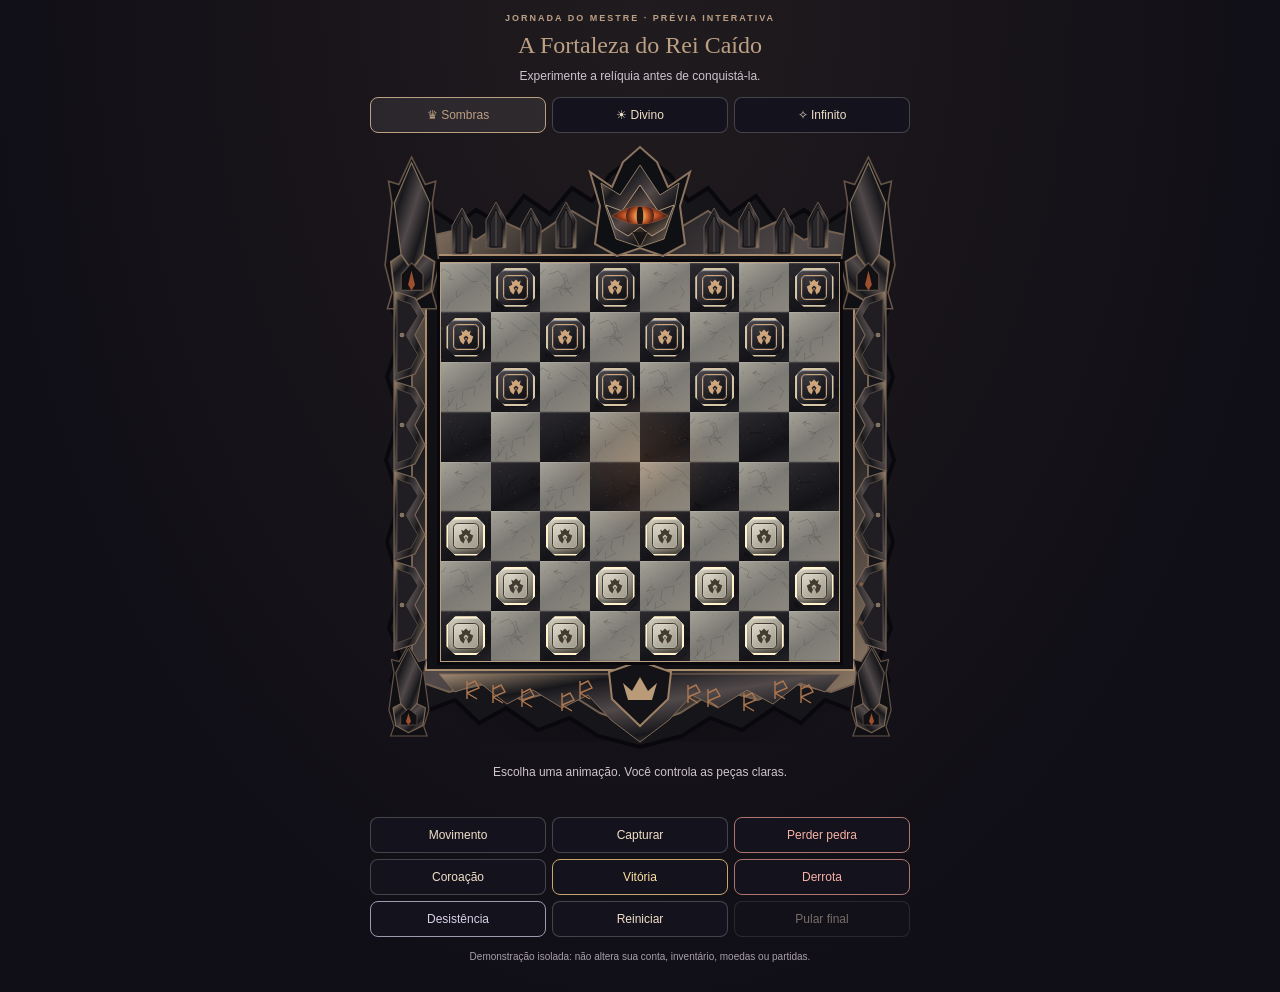
<file: royal-demo.html>
<!doctype html><html lang="pt-BR" data-theme="relic-shadow" data-skin="skin-relic-shadow"><head><meta charset="utf-8"><meta name="viewport" content="width=device-width,initial-scale=1"><title>Laboratório de Relíquias</title><style>
:root{--ink:#f3e4c9;--muted:#bcaa90;--gold:#d8ae70;--green:#9bc4a0;--panel:#2c2119;--line:#5c4632}*{box-sizing:border-box}body{margin:0;color:var(--ink);font-family:Georgia,'Times New Roman',serif;background:radial-gradient(ellipse at 45% 0,#56402d 0,#231a13 53%,#17110e 100%);min-height:100vh}button,input,select{font:inherit}button{cursor:pointer}button:disabled{cursor:not-allowed;opacity:.45}button:focus-visible,input:focus-visible,select:focus-visible{outline:3px solid #e7c287;outline-offset:3px}.shell{max-width:1150px;margin:auto;padding:26px 24px 36px}.top{display:flex;align-items:center;justify-content:space-between;margin-bottom:24px;gap:12px}.brand{display:flex;align-items:center;gap:14px}.emblem{width:50px;height:50px;border:1px solid #a77c49;border-radius:50%;display:grid;place-items:center;color:#e5b977;font-size:29px;background:#36271a;box-shadow:inset 0 0 0 4px #241a13}.eyebrow{font:700 10px/1.4 Arial,sans-serif;letter-spacing:3px;color:var(--gold);text-transform:uppercase}h1{margin:2px 0 0;font-size:33px;line-height:1.05;font-weight:normal}.topnote{color:var(--muted);font-size:13px;text-align:right}.layout{display:grid;grid-template-columns:minmax(0,1fr) 320px;gap:26px;align-items:start}.game{min-width:0}.players{display:flex;justify-content:space-between;gap:10px;margin-bottom:12px}.player{flex:1;display:flex;align-items:center;gap:10px;background:#2c2119;border:1px solid var(--line);border-radius:10px;padding:11px 12px;transition:.2s}.player.active{border-color:#d6a562;box-shadow:0 0 0 1px #d6a56255}.player .disc{width:30px;height:30px;flex:none}.player b{display:block;font-size:15px}.player small{font:11px Arial;color:var(--muted)}.player .count{margin-left:auto;font:700 22px Georgia;color:var(--gold)}.boardframe{padding:13px;background:repeating-linear-gradient(6deg,#56321b55 0 1px,transparent 1px 7px),linear-gradient(120deg,#b17a42,#68401e 28%,#9c6938 60%,#4f2a15);border:2px solid #c39862;border-radius:9px;box-shadow:0 18px 40px #0008,inset 0 0 0 5px #5c351e,inset 0 0 0 8px #b0804b;position:relative}.board{width:100%;aspect-ratio:1;display:grid;grid-template-columns:repeat(8,1fr);grid-template-rows:repeat(8,1fr);border:2px solid #3d2517;box-shadow:0 0 8px #25150e}.sq{min-width:0;min-height:0;border:0;position:relative;display:grid;place-items:center;padding:0;overflow:hidden;isolation:isolate;background:#d7b47e}.sq.light{background:repeating-linear-gradient(4deg,#93652a15 0 1px,transparent 1px 6px),linear-gradient(125deg,#e4c493,#c8a06b)}.sq.dark{background:repeating-linear-gradient(4deg,#210e0b25 0 1px,transparent 1px 5px),linear-gradient(125deg,#8e5735,#714225)}.sq.dark:hover{filter:brightness(1.1)}.sq.selected{box-shadow:inset 0 0 0 4px #f2c57c;background:#ac7941}.sq.last:before{content:'';position:absolute;inset:0;background:#f5dc8b30;pointer-events:none}.sq.target:after{content:'';width:25%;height:25%;border-radius:50%;background:#f5d58d;box-shadow:0 0 0 5px #f5d58d40;position:absolute;z-index:3}.sq.target:has(.piece):after{background:transparent;border:3px solid #f5d58d;width:82%;height:82%}.sq.captured .piece{opacity:.23;filter:grayscale(1)}.piece,.disc{border-radius:50%;position:relative;box-shadow:0 4px 5px #2110089c,inset 0 0 0 2px #ffffff25,inset 0 -4px 3px #0005;display:grid;place-items:center}.piece{width:78%;aspect-ratio:1;z-index:2;transition:transform .15s}.piece:before,.disc:before{content:'';position:absolute;inset:13%;border-radius:50%;border:1px solid #0005;box-shadow:0 0 0 2px #ffffff18,inset 0 0 0 3px #00000013}.piece.white,.disc.white{background:repeating-linear-gradient(7deg,#a5703c16 0 1px,transparent 1px 5px),radial-gradient(circle at 32% 22%,#fff0ce,#d9ab70 55%,#a9733c);border:1px solid #f4d5a1;color:#75441d}.piece.black,.disc.black{background:repeating-linear-gradient(7deg,#ffffff09 0 1px,transparent 1px 5px),radial-gradient(circle at 32% 22%,#8b5c3d,#4c2a1b 55%,#2b1711);border:1px solid #a67546;color:#f3ce89}.piece.king:after{content:'♛';font-size:clamp(18px,4.3vw,40px);position:relative;z-index:2;line-height:1;text-shadow:0 1px 1px #0004}.sq.selected .piece{transform:translateY(-2px)}.sq.playable .piece{outline:2px solid #a7dfab;outline-offset:2px;box-shadow:0 4px 5px #2110089c,0 0 12px #a7dfab60,inset 0 0 0 2px #ffffff25,inset 0 -4px 3px #0005}.sq.playable.selected .piece{outline-color:#f2c57c}.sq.playable:focus-visible{outline:3px solid #a7dfab;outline-offset:-3px}.turnlegend{display:flex;align-items:center;gap:7px;color:#a7dfab;font:11px Arial;margin-top:9px}.turnlegend:before{content:"";width:9px;height:9px;border:2px solid #a7dfab;border-radius:50%;flex:none}.sq .piece{pointer-events:none}.coords{font:10px Arial;color:#fff8;position:absolute;left:3px;top:3px;z-index:1;pointer-events:none}.under{display:flex;justify-content:space-between;align-items:center;margin-top:13px;color:var(--muted);font:12px Arial;gap:10px}.side{display:flex;flex-direction:column;gap:15px}.panel{background:linear-gradient(145deg,#38291f,#2b211a);border:1px solid var(--line);border-radius:12px;padding:19px;box-shadow:0 8px 20px #0002}.panel h2{font-weight:normal;font-size:22px;margin:5px 0 13px}.status{font-size:19px;line-height:1.3;margin:8px 0}.sub{font:12px/1.6 Arial,sans-serif;color:var(--muted);margin:6px 0}.modebar{display:grid;grid-template-columns:repeat(3,1fr);gap:5px;padding:4px;background:#21170f;border-radius:8px;margin:12px 0}.modebar button{border:0;background:transparent;color:var(--muted);padding:10px 4px;border-radius:6px;font:700 11px Arial}.modebar button.active{background:#785335;color:#fff0d1}.fields{display:grid;gap:11px}.field label{display:block;font:700 10px Arial;letter-spacing:1.4px;text-transform:uppercase;color:var(--muted);margin-bottom:7px}.choices{display:flex;gap:7px}.choices button{flex:1;padding:10px 5px;background:#251a13;border:1px solid var(--line);color:var(--ink);border-radius:7px;font:12px Arial}.choices button.active{border-color:var(--gold);background:#5b3d24;color:#ffe4b5}.primary,.secondary{border-radius:7px;padding:11px 12px;width:100%;font:700 12px Arial;letter-spacing:.3px;border:1px solid #b78b52;background:linear-gradient(#d9b67e,#b78646);color:#302015}.secondary{background:#2a1c13;color:#e8d1a9;border-color:#6e5035}.actions{display:flex;gap:8px;margin-top:12px}.inputrow{display:flex;gap:6px}.inputrow input{min-width:0;width:100%;background:#21170f;border:1px solid #785635;border-radius:6px;padding:11px;color:var(--ink);text-transform:uppercase;font:700 14px Arial;letter-spacing:2px}.inputrow button{width:auto;white-space:nowrap}.room{border:1px dashed #967344;padding:12px;border-radius:7px;margin-top:12px}.roomcode{font:700 22px Arial;letter-spacing:5px;color:#f1ca88;margin:5px 0}.notice{font:12px/1.5 Arial;color:#edc18c;margin-top:10px;min-height:18px}.history{max-height:160px;overflow:auto;margin-top:9px;font:12px/1.6 Arial;color:#d5bfa1}.history div{padding:6px 0;border-bottom:1px solid #4a3627;display:flex;justify-content:space-between}.rules{font:12px/1.65 Arial;color:var(--muted)}details summary{cursor:pointer;color:var(--gold);font-size:14px}footer{margin-top:25px;text-align:center;color:#8f7d67;font:11px Arial}.hidden{display:none!important}@media(max-width:850px){.layout{grid-template-columns:1fr;max-width:650px;margin:auto}.side{display:grid;grid-template-columns:1fr 1fr}.side .panel:first-child{grid-column:1/-1}.topnote{display:none}}@media(max-width:520px){.shell{padding:15px 10px 25px}.top{margin-bottom:16px}h1{font-size:27px}.side{display:flex}.boardframe{padding:9px}.players{gap:6px}.player{padding:8px 7px;gap:6px}.player b{font-size:13px}.player small{font-size:10px}.player .count{font-size:18px}.player .disc{width:25px;height:25px}.coords{font-size:8px}.layout{gap:16px}}
.profile input{width:100%;padding:10px;background:#21170f;border:1px solid #785635;color:var(--ink);border-radius:6px}.rankrow{display:flex;justify-content:space-between;padding:9px 0;border-bottom:1px solid var(--line);font:13px Arial}.victory{position:fixed;inset:0;z-index:20;background:#180f09cf;display:grid;place-items:center;padding:20px}.victory>div{position:relative;text-align:center;background:linear-gradient(145deg,#664327,#2c2119);border:2px solid #d8ae70;border-radius:18px;padding:40px;max-width:450px;width:100%;box-shadow:0 0 70px #e7b86d55;animation:arrive .65s cubic-bezier(.2,1.5,.4,1)}.victory h2{font-size:34px;margin:12px 0}.victory .crown{font-size:70px;color:#f4c96d;animation:glow 1.5s infinite alternate}.spark{position:absolute;width:7px;height:11px;background:#e9bb65;top:0;animation:fall 2s ease-in infinite;pointer-events:none}@keyframes arrive{from{transform:scale(.65);opacity:0}to{transform:scale(1);opacity:1}}@keyframes glow{to{filter:drop-shadow(0 0 18px #ffda86);transform:translateY(-6px)}}@keyframes fall{to{transform:translateY(280px) rotate(260deg);opacity:0}}@media(prefers-reduced-motion:reduce){.victory>div,.victory .crown,.spark{animation:none}}.victory{background:radial-gradient(ellipse at 50% 20%,#422a1de8,#100c0aef 75%)}.victory>div{overflow:hidden;isolation:isolate;width:min(100%,470px);padding:30px 25px;animation:resultRise .55s cubic-bezier(.2,.85,.3,1.15);border-radius:18px}.victory .crown{display:grid;place-items:center;width:100px;height:100px;margin:0 auto 12px;border-radius:50%;font-size:57px;background:radial-gradient(circle at 30% 20%,#fff2c0,#dba952 65%,#87501e);color:#5d3512;box-shadow:0 0 38px #f7ca7466,inset 0 0 0 5px #fff4c044}.victory h2{overflow-wrap:anywhere}.victory #resultpoints{display:inline-block;border:1px solid currentColor;border-radius:20px;padding:7px 15px;margin:7px 0 19px;font:700 15px Arial}.victory #victorydetail{font:14px/1.6 Arial;color:#e6d7be;min-height:45px}.victory .spark{z-index:-1;opacity:0;left:var(--x);top:var(--y);animation:resultRain var(--dur) var(--delay) ease-in infinite;background:linear-gradient(#fff4ad,#e3a83a);width:8px;height:14px}.victory[data-result="defeat"]>div{border-color:#aa6c57;background:radial-gradient(circle at top,#4b2925,#241815 72%);box-shadow:0 0 48px #a0413638;animation:resultShake .5s ease-out}.victory[data-result="defeat"] .crown{background:radial-gradient(circle at 30% 25%,#b97f70,#70403b 70%,#38201e);color:#f6d1c6;box-shadow:0 0 25px #ad5a4340;animation:resultDim 1.5s ease-out both}.victory[data-result="defeat"] .spark{background:#aa5f46;width:4px;height:12px;border-radius:4px;animation:resultEmber var(--dur) var(--delay) ease-out infinite}.victory[data-result="defeat"] #resultpoints{color:#e5a397}.victory[data-result="resign"]>div{border-color:#a2b2b6;background:radial-gradient(circle at top,#455b60,#222a2a 72%);box-shadow:0 0 50px #9db4bd33;animation:resultLower .7s ease-out}.victory[data-result="resign"] .crown{background:radial-gradient(circle at 30% 25%,#e4eeee,#9daeb5 68%,#6a7d84);color:#33464c;box-shadow:0 0 22px #b4d4dc33;animation:resultLower 1s ease-out}.victory[data-result="resign"] .spark{background:#adbdc2;width:18px;height:3px;border-radius:5px;animation:resultDrift var(--dur) var(--delay) ease-in-out infinite}.victory[data-result="resign"] #resultpoints{color:#dce9ed}.victory[data-result="draw"]>div{border-color:#ac9874;background:radial-gradient(circle at top,#67563d,#28211a 75%);box-shadow:0 0 35px #bba17c33}.victory[data-result="draw"] .crown{background:radial-gradient(circle at 30% 25%,#e9d5b2,#a58b64 75%);color:#392a1e;animation:none}.victory[data-result="draw"] .spark{background:#d8c39d;width:6px;height:6px;border-radius:50%;animation:resultDrift var(--dur) var(--delay) ease-in-out infinite}.victory[data-result="victory"] #resultpoints,.victory[data-result="draw"] #resultpoints{color:#f5d58e}.victory #closevictory{position:relative;z-index:1}@keyframes resultRise{from{transform:translateY(25px) scale(.94);opacity:0}to{transform:translateY(0) scale(1);opacity:1}}@keyframes resultShake{0%{transform:translateX(-12px);opacity:.3}30%{transform:translateX(8px)}55%{transform:translateX(-5px)}100%{transform:translateX(0);opacity:1}}@keyframes resultLower{from{transform:translateY(-22px);opacity:.15}to{transform:translateY(0);opacity:1}}@keyframes resultDim{from{filter:brightness(1.6);transform:scale(1.1)}to{filter:brightness(.85);transform:scale(1)}}@keyframes resultRain{0%{transform:translateY(-40px) rotate(0);opacity:0}15%{opacity:.9}100%{transform:translateY(420px) rotate(300deg);opacity:0}}@keyframes resultEmber{0%{transform:translateY(45px);opacity:0}20%{opacity:.65}100%{transform:translateY(-120px);opacity:0}}@keyframes resultDrift{0%,100%{transform:translate(-14px,8px);opacity:.1}50%{transform:translate(19px,-20px);opacity:.65}}@media(prefers-reduced-motion:reduce){.victory>div,.victory .crown,.victory .spark{animation:none!important}.victory .spark{display:none}} .honor-preview{padding:12px;background:repeating-linear-gradient(8deg,#b07b4010 0 1px,transparent 1px 6px),linear-gradient(125deg,#69492e,#37251a 75%);border:2px solid #936b40;box-shadow:inset 0 0 0 4px #2d1d12,0 8px 20px #0005}.honor-plaque{display:flex;align-items:center;justify-content:space-between;text-align:center;gap:5px;padding:13px 6px;margin:0 0 13px;background:linear-gradient(170deg,#754a24,#3b2617);border:1px solid #b38a50;border-radius:8px;box-shadow:inset 0 0 0 3px #c2924b22,0 4px 6px #0004}.honor-plaque h2{font-size:22px;margin:4px 0 0;color:#ffe1a5}.honor-plaque>span{font-size:21px;color:#cf9f5a}.honor-plaque .eyebrow{font-size:8px;letter-spacing:1.6px}.honor-mine{font:12px/1.45 Arial;color:#e5c79b;padding:9px 10px;background:#2b1e15aa;border:1px solid #936d4655;border-radius:6px;margin:0 0 10px}.honor-list{display:grid;gap:7px}.honor-row{display:grid;grid-template-columns:40px minmax(0,1fr) auto;gap:8px;align-items:center;background:linear-gradient(110deg,#3b2b20,#2a2018);padding:7px;border:1px solid #957248;border-radius:8px;box-shadow:inset 0 1px #ffffff0c,0 3px 5px #1b100b55;min-width:0}.honor-row.rank-1{border-color:#e0b762;background:linear-gradient(110deg,#59401f,#332319)}.honor-row.rank-2{border-color:#b9b4a8}.honor-row.rank-3{border-color:#b9855f}.honor-row.mine{outline:2px solid #b0d4a0;outline-offset:1px;background:linear-gradient(100deg,#4b5333,#30271a)}.honor-place{width:35px;height:35px;display:grid;place-items:center;border:1px solid #a67e50;border-radius:50%;background:linear-gradient(#b38a51,#79542e);color:#2b1b0f;font:700 16px Georgia;box-shadow:inset 0 0 0 3px #ffffff16}.rank-1 .honor-place{background:linear-gradient(150deg,#ffefb6,#e3b64f 55%,#b58125);border-color:#fff1c0}.rank-2 .honor-place{background:linear-gradient(145deg,#f4f2e8,#b1b6b6 55%,#777c7c);border-color:#e4e7e2}.rank-3 .honor-place{background:linear-gradient(145deg,#e3b798,#bd8150 55%,#8f5233);border-color:#edbe98}.honor-player{min-width:0;text-align:center}.honor-player strong{display:block;font:700 14px Georgia;color:#fff0d7;overflow-wrap:anywhere}.honor-player small{display:block;font:10px Arial;color:#bca98c;margin-top:4px}.honor-you{color:#b7d9a3!important;font-size:9px!important;letter-spacing:1px}.honor-score{padding:7px 8px;border-radius:6px;background:linear-gradient(#24170e,#452b16);border:1px solid #98733e;color:#f4ca7c;font:700 13px Arial;text-align:center;white-space:nowrap}.honor-score small{font-size:9px;color:#ba9868;margin-left:3px}.honor-open{margin-top:12px;display:flex;align-items:center;justify-content:space-between}.honor-open span{font-size:20px;line-height:12px}.honor-empty{text-align:center;padding:20px 8px;color:#e4cda8;font:13px/1.5 Arial}.rank-overlay{position:fixed;inset:0;z-index:30;background:#120d09df;display:grid;place-items:center;padding:20px;backdrop-filter:blur(5px)}.rank-board{width:min(660px,100%);max-height:94vh;display:flex;flex-direction:column;position:relative;border:5px solid #4e301b;border-radius:13px;box-shadow:0 0 0 2px #b58c54,0 20px 70px #000b;overflow:hidden;background:repeating-linear-gradient(90deg,#6b431a16 0 1px,transparent 1px 9px),repeating-linear-gradient(90deg,transparent 0 83px,#5a391d22 84px 86px),linear-gradient(125deg,#be925b,#85592f);animation:resultRise .35s ease-out}.rank-header{position:relative;display:flex;align-items:center;justify-content:center;gap:22px;padding:18px 45px;text-align:center;border-bottom:3px solid #4d2c18;background:repeating-linear-gradient(5deg,#b4823918 0 1px,transparent 1px 5px),linear-gradient(150deg,#67401f,#382315);box-shadow:0 3px 8px #0005}.rank-header h2{font-size:clamp(24px,5vw,36px);margin:5px 0 0;color:#ffe3a5;font-weight:normal}.rank-rivet{height:20px;width:20px;border-radius:50%;background:radial-gradient(circle at 30% 25%,#c48c49,#704217);border:2px solid #392311;flex:none;box-shadow:0 1px 3px #0008}.rank-close{position:absolute;right:9px;top:9px;width:32px;height:32px;border-radius:50%;background:#49291c;border:1px solid #c08b55;color:#fff0d6;font:26px/1 Arial}.rank-body{padding:17px 20px;overflow:auto;min-height:0}.rank-personal{border:1px solid #dfb471;background:linear-gradient(110deg,#3e2b1b,#5d4325);border-radius:9px;padding:13px 16px;color:#f9e5bd;display:grid;gap:7px;box-shadow:0 3px 6px #0004;margin-bottom:14px}.rank-personal strong{font-size:20px;overflow-wrap:anywhere}.rank-personal>div{display:flex;justify-content:space-between;gap:8px;font:700 17px Arial;color:#f4cb80}.rank-columns{display:grid;grid-template-columns:70px 1fr 115px;text-align:center;gap:10px;color:#392412;font:700 10px Arial;text-transform:uppercase;letter-spacing:.7px;margin:6px 0 9px}.honor-list.full{max-height:45vh;overflow:auto;padding:3px;scrollbar-color:#6e4726 #b28a55}.full .honor-row{grid-template-columns:64px minmax(0,1fr) 115px;gap:10px;padding:9px 11px;border-width:2px}.full .honor-place{width:45px;height:45px;font-size:20px;margin:auto}.full .honor-player strong{font-size:17px}.full .honor-score{font-size:18px;padding:10px 8px}.rank-legend{font:700 11px/1.5 Arial;text-align:center;color:#382311;margin-top:13px}.rank-body #rankfullstorage{color:#382311;text-align:center}.rank-actions{display:flex;gap:10px;margin-top:12px}.rank-actions button{flex:1}.rank-board .honor-empty{background:#3c2b1f;color:#f5deb9;border-radius:8px}.honor-preview #rankstorage{font-size:10px;margin:8px 3px 0}.honor-row.mine .honor-score{border-color:#a7c28b;color:#ddedc9}@media(max-width:520px){.rank-overlay{padding:9px}.rank-body{padding:12px 9px}.rank-header{gap:8px;padding:15px 35px}.rank-rivet{width:13px;height:13px}.rank-columns{grid-template-columns:43px 1fr 86px;font-size:8px}.full .honor-row{grid-template-columns:41px minmax(0,1fr) 86px;gap:6px;padding:7px 5px}.full .honor-place{width:35px;height:35px;font-size:16px}.full .honor-player strong{font-size:14px}.full .honor-score{font-size:14px;padding:7px 4px}.rank-personal{padding:10px}.rank-personal>div{font-size:14px}.honor-list.full{max-height:43vh}}@media(prefers-reduced-motion:reduce){.rank-board{animation:none}}</style><link rel="stylesheet" href="/escola.css?v=60"><link rel="stylesheet" href="/reforja.css?v=57"><link rel="stylesheet" href="/reis.css?v=7"><style>
html,body{margin:0;min-height:100%;color:#f4e7d2;font-family:Arial,sans-serif}body{padding:12px 10px 20px}.demo{max-width:540px;margin:auto;text-align:center}.demo h1{font:24px Georgia,serif;margin:7px 0;color:var(--royal-accent)}.demo p{font-size:12px;line-height:1.5;color:#cfc4ce;margin:8px 0}.demo .eyebrow{font-size:9px;color:var(--royal-accent);letter-spacing:2px}.demo-tabs,.demo-controls{display:grid;grid-template-columns:repeat(3,minmax(0,1fr));gap:6px;margin:12px 0}.demo button{font:12px Arial,sans-serif;border:1px solid #ffffff35;background:#14131d;color:#efdfc7;border-radius:8px;padding:10px 4px;min-width:0;cursor:pointer}.demo button[aria-pressed=true]{border-color:var(--royal-accent);color:var(--royal-accent);background:#ffffff13}.demo button:disabled{opacity:.45}.demo .boardframe{max-width:540px!important;width:100%!important;position:relative;isolation:isolate}.demo .sq{overflow:hidden;pointer-events:none}.demo .sq .piece{display:grid;position:relative;aspect-ratio:1}.demo .board{overflow:hidden}.demo .demo-flight{position:absolute;inset:0;z-index:5;pointer-events:none}.demo .demo-flight .piece{position:absolute;width:9.75%;transform:translate3d(-50%,-50%,0);transition:none;pointer-events:none;will-change:transform}.demo .demo-result{position:absolute;z-index:20;left:17%;right:17%;top:29%;padding:22px 12px 16px;border:2px solid var(--royal-accent);background:linear-gradient(145deg,var(--royal-bg),#101019f5);border-radius:8px;box-shadow:0 0 0 4px #080811cc,0 12px 35px #000a;opacity:0;visibility:hidden;transform:translateY(8px) scale(.97);transition:opacity .3s,transform .3s}.demo .demo-result.shown{visibility:visible;opacity:1;transform:none}.demo .demo-result h2{font:27px Georgia;color:#fff0d5;margin:5px 0}.demo .demo-result .royal-quote{font:italic 14px/1.4 Georgia;color:var(--royal-accent)}.demo .demo-result #resulticon{height:64px;width:64px;margin:auto;color:var(--royal-accent)}.demo .demo-result #resulticon svg{width:100%;height:100%}.demo .demo-result[data-royal=divine]{border:4px double #ead69c;border-radius:40% 40% 12px 12px / 18% 18% 12px 12px}.demo .demo-result[data-royal=infinite]{border:3px double #c0baff;border-radius:24px}.demo .demo-result button{margin-top:8px;width:100%}.demo .demo-result .eyebrow{letter-spacing:1.4px}.demo-status{min-height:42px}.demo .demo-controls button[data-action=victory]{border-color:#c9a66a;color:#ffe1a0}.demo .demo-controls button[data-action=defeat],.demo .demo-controls button[data-action=loss]{border-color:#ad756d;color:#f8b1a5}.demo .demo-controls button[data-action=resign]{border-color:#9d9aaf;color:#dad0e8}.demo .demo-footer{font-size:10px;color:#a9a0ad}@media(max-width:400px){.demo h1{font-size:19px}.demo button{font-size:11px}.demo .demo-result{padding:12px 8px}.demo .demo-result h2{font-size:21px}.demo .demo-result #resulticon{width:42px;height:42px}.demo .demo-result .royal-quote{font-size:11px}}
</style></head><body><main class="demo"><div class="eyebrow">Jornada do Mestre · Prévia interativa</div><h1 id="demotitle">A Fortaleza do Rei Caído</h1><p>Experimente a relíquia antes de conquistá-la.</p><nav class="demo-tabs" aria-label="Relíquia"><button data-king="shadow">♛ Sombras</button><button data-king="divine">☀ Divino</button><button data-king="infinite">✧ Infinito</button></nav><div class="boardframe"><div id="board" class="board" aria-label="Tabuleiro de demonstração"></div><section class="demo-result" id="victory" role="dialog" aria-labelledby="resulttitle" aria-hidden="true" inert><div id="resulticon"></div><div class="eyebrow">Destino da Coroa</div><h2 id="resulttitle"></h2><div id="resultpoints"></div><button id="dismiss">Ver tabuleiro</button><button id="replay">Repetir final</button></section></div><p id="demostatus" class="demo-status" aria-live="polite">Escolha uma animação. Você controla as peças claras.</p><div class="demo-controls"><button data-action="move">Movimento</button><button data-action="capture">Capturar</button><button data-action="loss">Perder pedra</button><button data-action="crown">Coroação</button><button data-action="victory">Vitória</button><button data-action="defeat">Derrota</button><button data-action="resign">Desistência</button><button data-action="reset">Reiniciar</button><button data-action="skip" disabled>Pular final</button></div><p class="demo-footer">Demonstração isolada: não altera sua conta, inventário, moedas ou partidas.</p></main><script>let mySide=1;</script><script src="/reis.js?v=11"></script><script src="/royal-demo.js?v=4"></script></body></html>
</file>
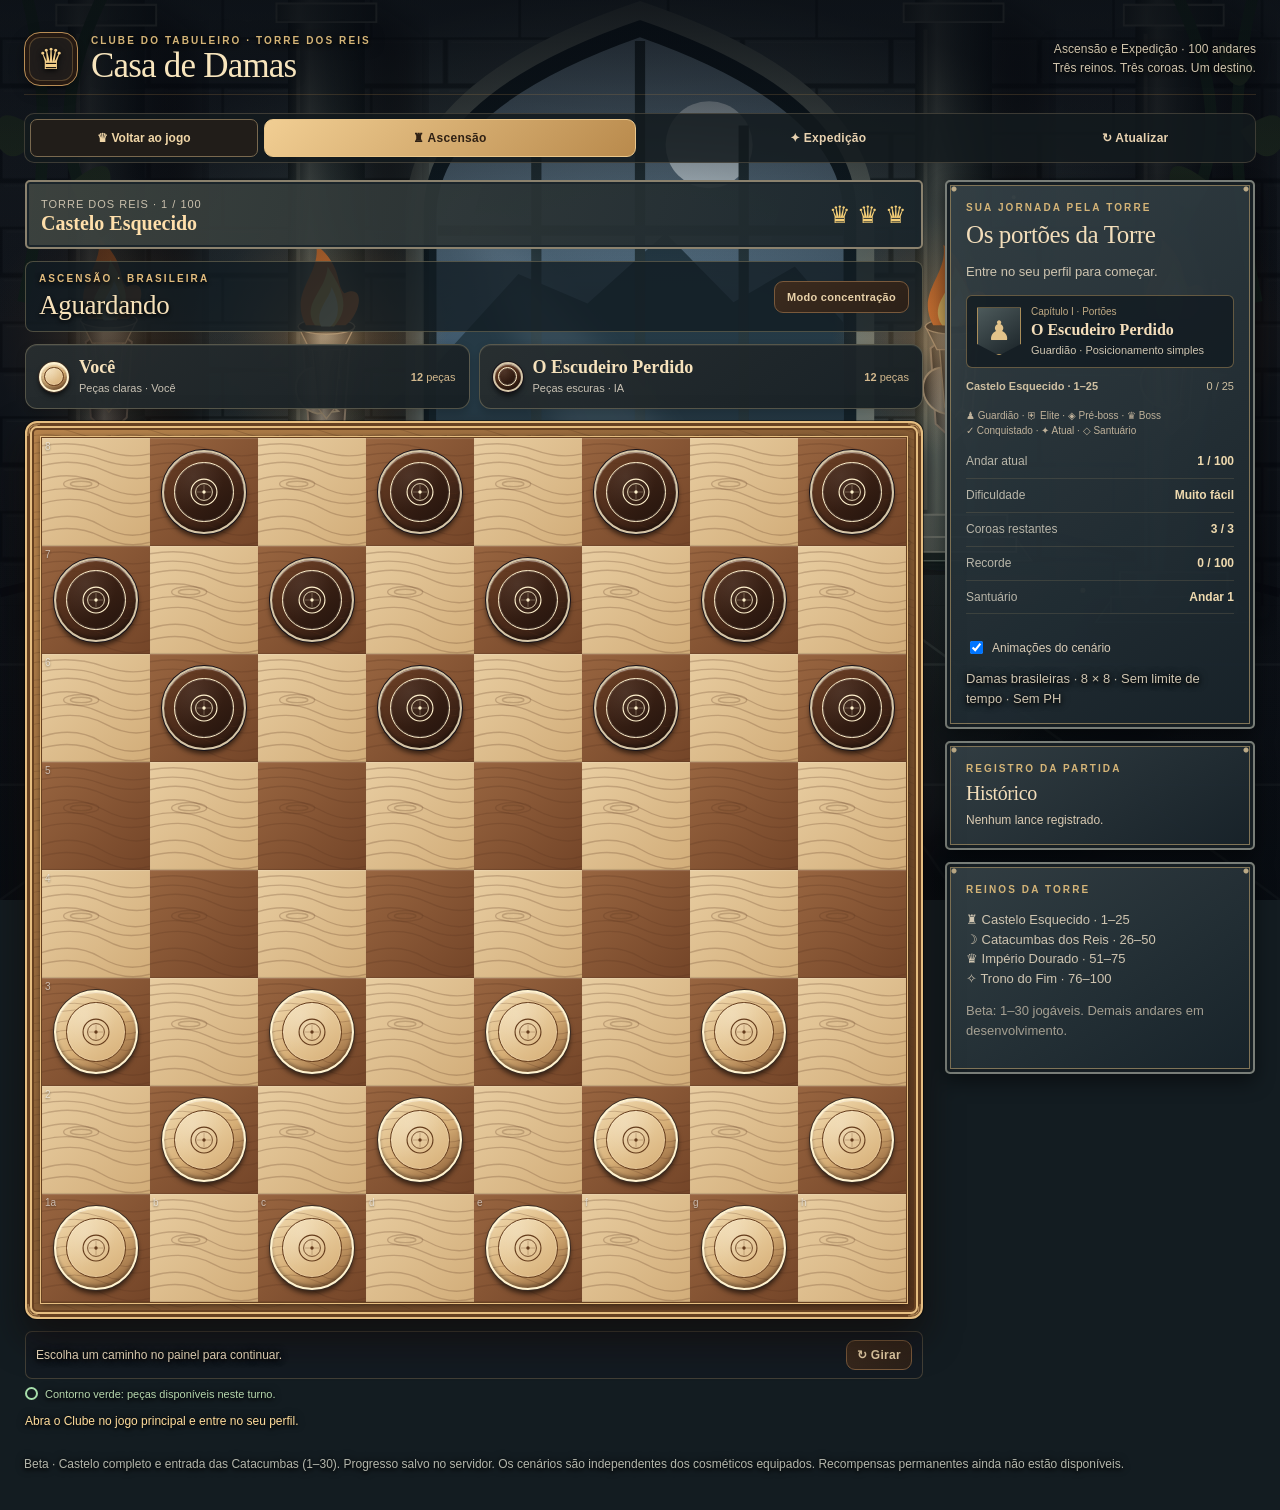
<file: torre.html>
<!doctype html><html lang="pt-BR" data-theme="classic" data-skin="skin-classic"><head><meta charset="utf-8"><meta name="viewport" content="width=device-width,initial-scale=1,viewport-fit=cover"><title>Casa de Damas · Torre dos Reis</title><style>
:root{--ink:#f3e4c9;--muted:#bcaa90;--gold:#d8ae70;--green:#9bc4a0;--panel:#2c2119;--line:#5c4632}*{box-sizing:border-box}body{margin:0;color:var(--ink);font-family:Georgia,'Times New Roman',serif;background:radial-gradient(ellipse at 45% 0,#56402d 0,#231a13 53%,#17110e 100%);min-height:100vh}button,input,select{font:inherit}button{cursor:pointer}button:disabled{cursor:not-allowed;opacity:.45}button:focus-visible,input:focus-visible,select:focus-visible{outline:3px solid #e7c287;outline-offset:3px}.shell{max-width:1150px;margin:auto;padding:26px 24px 36px}.top{display:flex;align-items:center;justify-content:space-between;margin-bottom:24px;gap:12px}.brand{display:flex;align-items:center;gap:14px}.emblem{width:50px;height:50px;border:1px solid #a77c49;border-radius:50%;display:grid;place-items:center;color:#e5b977;font-size:29px;background:#36271a;box-shadow:inset 0 0 0 4px #241a13}.eyebrow{font:700 10px/1.4 Arial,sans-serif;letter-spacing:3px;color:var(--gold);text-transform:uppercase}h1{margin:2px 0 0;font-size:33px;line-height:1.05;font-weight:normal}.topnote{color:var(--muted);font-size:13px;text-align:right}.layout{display:grid;grid-template-columns:minmax(0,1fr) 320px;gap:26px;align-items:start}.game{min-width:0}.players{display:flex;justify-content:space-between;gap:10px;margin-bottom:12px}.player{flex:1;display:flex;align-items:center;gap:10px;background:#2c2119;border:1px solid var(--line);border-radius:10px;padding:11px 12px;transition:.2s}.player.active{border-color:#d6a562;box-shadow:0 0 0 1px #d6a56255}.player .disc{width:30px;height:30px;flex:none}.player b{display:block;font-size:15px}.player small{font:11px Arial;color:var(--muted)}.player .count{margin-left:auto;font:700 22px Georgia;color:var(--gold)}.boardframe{padding:13px;background:repeating-linear-gradient(6deg,#56321b55 0 1px,transparent 1px 7px),linear-gradient(120deg,#b17a42,#68401e 28%,#9c6938 60%,#4f2a15);border:2px solid #c39862;border-radius:9px;box-shadow:0 18px 40px #0008,inset 0 0 0 5px #5c351e,inset 0 0 0 8px #b0804b;position:relative}.board{width:100%;aspect-ratio:1;display:grid;grid-template-columns:repeat(8,1fr);grid-template-rows:repeat(8,1fr);border:2px solid #3d2517;box-shadow:0 0 8px #25150e}.sq{min-width:0;min-height:0;border:0;position:relative;display:grid;place-items:center;padding:0;overflow:hidden;isolation:isolate;background:#d7b47e}.sq.light{background:repeating-linear-gradient(4deg,#93652a15 0 1px,transparent 1px 6px),linear-gradient(125deg,#e4c493,#c8a06b)}.sq.dark{background:repeating-linear-gradient(4deg,#210e0b25 0 1px,transparent 1px 5px),linear-gradient(125deg,#8e5735,#714225)}.sq.dark:hover{filter:brightness(1.1)}.sq.selected{box-shadow:inset 0 0 0 4px #f2c57c;background:#ac7941}.sq.last:before{content:'';position:absolute;inset:0;background:#f5dc8b30;pointer-events:none}.sq.target:after{content:'';width:25%;height:25%;border-radius:50%;background:#f5d58d;box-shadow:0 0 0 5px #f5d58d40;position:absolute;z-index:3}.sq.target:has(.piece):after{background:transparent;border:3px solid #f5d58d;width:82%;height:82%}.sq.captured .piece{opacity:.23;filter:grayscale(1)}.piece,.disc{border-radius:50%;position:relative;box-shadow:0 4px 5px #2110089c,inset 0 0 0 2px #ffffff25,inset 0 -4px 3px #0005;display:grid;place-items:center}.piece{width:78%;aspect-ratio:1;z-index:2;transition:transform .15s}.piece:before,.disc:before{content:'';position:absolute;inset:13%;border-radius:50%;border:1px solid #0005;box-shadow:0 0 0 2px #ffffff18,inset 0 0 0 3px #00000013}.piece.white,.disc.white{background:repeating-linear-gradient(7deg,#a5703c16 0 1px,transparent 1px 5px),radial-gradient(circle at 32% 22%,#fff0ce,#d9ab70 55%,#a9733c);border:1px solid #f4d5a1;color:#75441d}.piece.black,.disc.black{background:repeating-linear-gradient(7deg,#ffffff09 0 1px,transparent 1px 5px),radial-gradient(circle at 32% 22%,#8b5c3d,#4c2a1b 55%,#2b1711);border:1px solid #a67546;color:#f3ce89}.piece.king:after{content:'♛';font-size:clamp(18px,4.3vw,40px);position:relative;z-index:2;line-height:1;text-shadow:0 1px 1px #0004}.sq.selected .piece{transform:translateY(-2px)}.sq.playable .piece{outline:2px solid #a7dfab;outline-offset:2px;box-shadow:0 4px 5px #2110089c,0 0 12px #a7dfab60,inset 0 0 0 2px #ffffff25,inset 0 -4px 3px #0005}.sq.playable.selected .piece{outline-color:#f2c57c}.sq.playable:focus-visible{outline:3px solid #a7dfab;outline-offset:-3px}.turnlegend{display:flex;align-items:center;gap:7px;color:#a7dfab;font:11px Arial;margin-top:9px}.turnlegend:before{content:"";width:9px;height:9px;border:2px solid #a7dfab;border-radius:50%;flex:none}.sq .piece{pointer-events:none}.coords{font:10px Arial;color:#fff8;position:absolute;left:3px;top:3px;z-index:1;pointer-events:none}.under{display:flex;justify-content:space-between;align-items:center;margin-top:13px;color:var(--muted);font:12px Arial;gap:10px}.side{display:flex;flex-direction:column;gap:15px}.panel{background:linear-gradient(145deg,#38291f,#2b211a);border:1px solid var(--line);border-radius:12px;padding:19px;box-shadow:0 8px 20px #0002}.panel h2{font-weight:normal;font-size:22px;margin:5px 0 13px}.status{font-size:19px;line-height:1.3;margin:8px 0}.sub{font:12px/1.6 Arial,sans-serif;color:var(--muted);margin:6px 0}.modebar{display:grid;grid-template-columns:repeat(3,1fr);gap:5px;padding:4px;background:#21170f;border-radius:8px;margin:12px 0}.modebar button{border:0;background:transparent;color:var(--muted);padding:10px 4px;border-radius:6px;font:700 11px Arial}.modebar button.active{background:#785335;color:#fff0d1}.fields{display:grid;gap:11px}.field label{display:block;font:700 10px Arial;letter-spacing:1.4px;text-transform:uppercase;color:var(--muted);margin-bottom:7px}.choices{display:flex;gap:7px}.choices button{flex:1;padding:10px 5px;background:#251a13;border:1px solid var(--line);color:var(--ink);border-radius:7px;font:12px Arial}.choices button.active{border-color:var(--gold);background:#5b3d24;color:#ffe4b5}.primary,.secondary{border-radius:7px;padding:11px 12px;width:100%;font:700 12px Arial;letter-spacing:.3px;border:1px solid #b78b52;background:linear-gradient(#d9b67e,#b78646);color:#302015}.secondary{background:#2a1c13;color:#e8d1a9;border-color:#6e5035}.actions{display:flex;gap:8px;margin-top:12px}.inputrow{display:flex;gap:6px}.inputrow input{min-width:0;width:100%;background:#21170f;border:1px solid #785635;border-radius:6px;padding:11px;color:var(--ink);text-transform:uppercase;font:700 14px Arial;letter-spacing:2px}.inputrow button{width:auto;white-space:nowrap}.room{border:1px dashed #967344;padding:12px;border-radius:7px;margin-top:12px}.roomcode{font:700 22px Arial;letter-spacing:5px;color:#f1ca88;margin:5px 0}.notice{font:12px/1.5 Arial;color:#edc18c;margin-top:10px;min-height:18px}.history{max-height:160px;overflow:auto;margin-top:9px;font:12px/1.6 Arial;color:#d5bfa1}.history div{padding:6px 0;border-bottom:1px solid #4a3627;display:flex;justify-content:space-between}.rules{font:12px/1.65 Arial;color:var(--muted)}details summary{cursor:pointer;color:var(--gold);font-size:14px}footer{margin-top:25px;text-align:center;color:#8f7d67;font:11px Arial}.hidden{display:none!important}@media(max-width:850px){.layout{grid-template-columns:1fr;max-width:650px;margin:auto}.side{display:grid;grid-template-columns:1fr 1fr}.side .panel:first-child{grid-column:1/-1}.topnote{display:none}}@media(max-width:520px){.shell{padding:15px 10px 25px}.top{margin-bottom:16px}h1{font-size:27px}.side{display:flex}.boardframe{padding:9px}.players{gap:6px}.player{padding:8px 7px;gap:6px}.player b{font-size:13px}.player small{font-size:10px}.player .count{font-size:18px}.player .disc{width:25px;height:25px}.coords{font-size:8px}.layout{gap:16px}}
.profile input{width:100%;padding:10px;background:#21170f;border:1px solid #785635;color:var(--ink);border-radius:6px}.rankrow{display:flex;justify-content:space-between;padding:9px 0;border-bottom:1px solid var(--line);font:13px Arial}.victory{position:fixed;inset:0;z-index:20;background:#180f09cf;display:grid;place-items:center;padding:20px}.victory>div{position:relative;text-align:center;background:linear-gradient(145deg,#664327,#2c2119);border:2px solid #d8ae70;border-radius:18px;padding:40px;max-width:450px;width:100%;box-shadow:0 0 70px #e7b86d55;animation:arrive .65s cubic-bezier(.2,1.5,.4,1)}.victory h2{font-size:34px;margin:12px 0}.victory .crown{font-size:70px;color:#f4c96d;animation:glow 1.5s infinite alternate}.spark{position:absolute;width:7px;height:11px;background:#e9bb65;top:0;animation:fall 2s ease-in infinite;pointer-events:none}@keyframes arrive{from{transform:scale(.65);opacity:0}to{transform:scale(1);opacity:1}}@keyframes glow{to{filter:drop-shadow(0 0 18px #ffda86);transform:translateY(-6px)}}@keyframes fall{to{transform:translateY(280px) rotate(260deg);opacity:0}}@media(prefers-reduced-motion:reduce){.victory>div,.victory .crown,.spark{animation:none}}.victory{background:radial-gradient(ellipse at 50% 20%,#422a1de8,#100c0aef 75%)}.victory>div{overflow:hidden;isolation:isolate;width:min(100%,470px);padding:30px 25px;animation:resultRise .55s cubic-bezier(.2,.85,.3,1.15);border-radius:18px}.victory .crown{display:grid;place-items:center;width:100px;height:100px;margin:0 auto 12px;border-radius:50%;font-size:57px;background:radial-gradient(circle at 30% 20%,#fff2c0,#dba952 65%,#87501e);color:#5d3512;box-shadow:0 0 38px #f7ca7466,inset 0 0 0 5px #fff4c044}.victory h2{overflow-wrap:anywhere}.victory #resultpoints{display:inline-block;border:1px solid currentColor;border-radius:20px;padding:7px 15px;margin:7px 0 19px;font:700 15px Arial}.victory #victorydetail{font:14px/1.6 Arial;color:#e6d7be;min-height:45px}.victory .spark{z-index:-1;opacity:0;left:var(--x);top:var(--y);animation:resultRain var(--dur) var(--delay) ease-in infinite;background:linear-gradient(#fff4ad,#e3a83a);width:8px;height:14px}.victory[data-result="defeat"]>div{border-color:#aa6c57;background:radial-gradient(circle at top,#4b2925,#241815 72%);box-shadow:0 0 48px #a0413638;animation:resultShake .5s ease-out}.victory[data-result="defeat"] .crown{background:radial-gradient(circle at 30% 25%,#b97f70,#70403b 70%,#38201e);color:#f6d1c6;box-shadow:0 0 25px #ad5a4340;animation:resultDim 1.5s ease-out both}.victory[data-result="defeat"] .spark{background:#aa5f46;width:4px;height:12px;border-radius:4px;animation:resultEmber var(--dur) var(--delay) ease-out infinite}.victory[data-result="defeat"] #resultpoints{color:#e5a397}.victory[data-result="resign"]>div{border-color:#a2b2b6;background:radial-gradient(circle at top,#455b60,#222a2a 72%);box-shadow:0 0 50px #9db4bd33;animation:resultLower .7s ease-out}.victory[data-result="resign"] .crown{background:radial-gradient(circle at 30% 25%,#e4eeee,#9daeb5 68%,#6a7d84);color:#33464c;box-shadow:0 0 22px #b4d4dc33;animation:resultLower 1s ease-out}.victory[data-result="resign"] .spark{background:#adbdc2;width:18px;height:3px;border-radius:5px;animation:resultDrift var(--dur) var(--delay) ease-in-out infinite}.victory[data-result="resign"] #resultpoints{color:#dce9ed}.victory[data-result="draw"]>div{border-color:#ac9874;background:radial-gradient(circle at top,#67563d,#28211a 75%);box-shadow:0 0 35px #bba17c33}.victory[data-result="draw"] .crown{background:radial-gradient(circle at 30% 25%,#e9d5b2,#a58b64 75%);color:#392a1e;animation:none}.victory[data-result="draw"] .spark{background:#d8c39d;width:6px;height:6px;border-radius:50%;animation:resultDrift var(--dur) var(--delay) ease-in-out infinite}.victory[data-result="victory"] #resultpoints,.victory[data-result="draw"] #resultpoints{color:#f5d58e}.victory #closevictory{position:relative;z-index:1}@keyframes resultRise{from{transform:translateY(25px) scale(.94);opacity:0}to{transform:translateY(0) scale(1);opacity:1}}@keyframes resultShake{0%{transform:translateX(-12px);opacity:.3}30%{transform:translateX(8px)}55%{transform:translateX(-5px)}100%{transform:translateX(0);opacity:1}}@keyframes resultLower{from{transform:translateY(-22px);opacity:.15}to{transform:translateY(0);opacity:1}}@keyframes resultDim{from{filter:brightness(1.6);transform:scale(1.1)}to{filter:brightness(.85);transform:scale(1)}}@keyframes resultRain{0%{transform:translateY(-40px) rotate(0);opacity:0}15%{opacity:.9}100%{transform:translateY(420px) rotate(300deg);opacity:0}}@keyframes resultEmber{0%{transform:translateY(45px);opacity:0}20%{opacity:.65}100%{transform:translateY(-120px);opacity:0}}@keyframes resultDrift{0%,100%{transform:translate(-14px,8px);opacity:.1}50%{transform:translate(19px,-20px);opacity:.65}}@media(prefers-reduced-motion:reduce){.victory>div,.victory .crown,.victory .spark{animation:none!important}.victory .spark{display:none}} .honor-preview{padding:12px;background:repeating-linear-gradient(8deg,#b07b4010 0 1px,transparent 1px 6px),linear-gradient(125deg,#69492e,#37251a 75%);border:2px solid #936b40;box-shadow:inset 0 0 0 4px #2d1d12,0 8px 20px #0005}.honor-plaque{display:flex;align-items:center;justify-content:space-between;text-align:center;gap:5px;padding:13px 6px;margin:0 0 13px;background:linear-gradient(170deg,#754a24,#3b2617);border:1px solid #b38a50;border-radius:8px;box-shadow:inset 0 0 0 3px #c2924b22,0 4px 6px #0004}.honor-plaque h2{font-size:22px;margin:4px 0 0;color:#ffe1a5}.honor-plaque>span{font-size:21px;color:#cf9f5a}.honor-plaque .eyebrow{font-size:8px;letter-spacing:1.6px}.honor-mine{font:12px/1.45 Arial;color:#e5c79b;padding:9px 10px;background:#2b1e15aa;border:1px solid #936d4655;border-radius:6px;margin:0 0 10px}.honor-list{display:grid;gap:7px}.honor-row{display:grid;grid-template-columns:40px minmax(0,1fr) auto;gap:8px;align-items:center;background:linear-gradient(110deg,#3b2b20,#2a2018);padding:7px;border:1px solid #957248;border-radius:8px;box-shadow:inset 0 1px #ffffff0c,0 3px 5px #1b100b55;min-width:0}.honor-row.rank-1{border-color:#e0b762;background:linear-gradient(110deg,#59401f,#332319)}.honor-row.rank-2{border-color:#b9b4a8}.honor-row.rank-3{border-color:#b9855f}.honor-row.mine{outline:2px solid #b0d4a0;outline-offset:1px;background:linear-gradient(100deg,#4b5333,#30271a)}.honor-place{width:35px;height:35px;display:grid;place-items:center;border:1px solid #a67e50;border-radius:50%;background:linear-gradient(#b38a51,#79542e);color:#2b1b0f;font:700 16px Georgia;box-shadow:inset 0 0 0 3px #ffffff16}.rank-1 .honor-place{background:linear-gradient(150deg,#ffefb6,#e3b64f 55%,#b58125);border-color:#fff1c0}.rank-2 .honor-place{background:linear-gradient(145deg,#f4f2e8,#b1b6b6 55%,#777c7c);border-color:#e4e7e2}.rank-3 .honor-place{background:linear-gradient(145deg,#e3b798,#bd8150 55%,#8f5233);border-color:#edbe98}.honor-player{min-width:0;text-align:center}.honor-player strong{display:block;font:700 14px Georgia;color:#fff0d7;overflow-wrap:anywhere}.honor-player small{display:block;font:10px Arial;color:#bca98c;margin-top:4px}.honor-you{color:#b7d9a3!important;font-size:9px!important;letter-spacing:1px}.honor-score{padding:7px 8px;border-radius:6px;background:linear-gradient(#24170e,#452b16);border:1px solid #98733e;color:#f4ca7c;font:700 13px Arial;text-align:center;white-space:nowrap}.honor-score small{font-size:9px;color:#ba9868;margin-left:3px}.honor-open{margin-top:12px;display:flex;align-items:center;justify-content:space-between}.honor-open span{font-size:20px;line-height:12px}.honor-empty{text-align:center;padding:20px 8px;color:#e4cda8;font:13px/1.5 Arial}.rank-overlay{position:fixed;inset:0;z-index:30;background:#120d09df;display:grid;place-items:center;padding:20px;backdrop-filter:blur(5px)}.rank-board{width:min(660px,100%);max-height:94vh;display:flex;flex-direction:column;position:relative;border:5px solid #4e301b;border-radius:13px;box-shadow:0 0 0 2px #b58c54,0 20px 70px #000b;overflow:hidden;background:repeating-linear-gradient(90deg,#6b431a16 0 1px,transparent 1px 9px),repeating-linear-gradient(90deg,transparent 0 83px,#5a391d22 84px 86px),linear-gradient(125deg,#be925b,#85592f);animation:resultRise .35s ease-out}.rank-header{position:relative;display:flex;align-items:center;justify-content:center;gap:22px;padding:18px 45px;text-align:center;border-bottom:3px solid #4d2c18;background:repeating-linear-gradient(5deg,#b4823918 0 1px,transparent 1px 5px),linear-gradient(150deg,#67401f,#382315);box-shadow:0 3px 8px #0005}.rank-header h2{font-size:clamp(24px,5vw,36px);margin:5px 0 0;color:#ffe3a5;font-weight:normal}.rank-rivet{height:20px;width:20px;border-radius:50%;background:radial-gradient(circle at 30% 25%,#c48c49,#704217);border:2px solid #392311;flex:none;box-shadow:0 1px 3px #0008}.rank-close{position:absolute;right:9px;top:9px;width:32px;height:32px;border-radius:50%;background:#49291c;border:1px solid #c08b55;color:#fff0d6;font:26px/1 Arial}.rank-body{padding:17px 20px;overflow:auto;min-height:0}.rank-personal{border:1px solid #dfb471;background:linear-gradient(110deg,#3e2b1b,#5d4325);border-radius:9px;padding:13px 16px;color:#f9e5bd;display:grid;gap:7px;box-shadow:0 3px 6px #0004;margin-bottom:14px}.rank-personal strong{font-size:20px;overflow-wrap:anywhere}.rank-personal>div{display:flex;justify-content:space-between;gap:8px;font:700 17px Arial;color:#f4cb80}.rank-columns{display:grid;grid-template-columns:70px 1fr 115px;text-align:center;gap:10px;color:#392412;font:700 10px Arial;text-transform:uppercase;letter-spacing:.7px;margin:6px 0 9px}.honor-list.full{max-height:45vh;overflow:auto;padding:3px;scrollbar-color:#6e4726 #b28a55}.full .honor-row{grid-template-columns:64px minmax(0,1fr) 115px;gap:10px;padding:9px 11px;border-width:2px}.full .honor-place{width:45px;height:45px;font-size:20px;margin:auto}.full .honor-player strong{font-size:17px}.full .honor-score{font-size:18px;padding:10px 8px}.rank-legend{font:700 11px/1.5 Arial;text-align:center;color:#382311;margin-top:13px}.rank-body #rankfullstorage{color:#382311;text-align:center}.rank-actions{display:flex;gap:10px;margin-top:12px}.rank-actions button{flex:1}.rank-board .honor-empty{background:#3c2b1f;color:#f5deb9;border-radius:8px}.honor-preview #rankstorage{font-size:10px;margin:8px 3px 0}.honor-row.mine .honor-score{border-color:#a7c28b;color:#ddedc9}@media(max-width:520px){.rank-overlay{padding:9px}.rank-body{padding:12px 9px}.rank-header{gap:8px;padding:15px 35px}.rank-rivet{width:13px;height:13px}.rank-columns{grid-template-columns:43px 1fr 86px;font-size:8px}.full .honor-row{grid-template-columns:41px minmax(0,1fr) 86px;gap:6px;padding:7px 5px}.full .honor-place{width:35px;height:35px;font-size:16px}.full .honor-player strong{font-size:14px}.full .honor-score{font-size:14px;padding:7px 4px}.rank-personal{padding:10px}.rank-personal>div{font-size:14px}.honor-list.full{max-height:43vh}}@media(prefers-reduced-motion:reduce){.rank-board{animation:none}}</style><link rel="stylesheet" href="/clube.css?v=62"><link rel="stylesheet" href="/escola.css?v=60"><link rel="stylesheet" href="/temas.css?v=57"><link rel="stylesheet" href="/reforja.css?v=57"><link rel="stylesheet" href="/reis.css?v=7"><style>
/* The normal game layout and materials are reused; tower scenery stays behind the UI. */
html body.tower-page{margin:0;min-height:100vh;background:#131c21;color:#f3e4c9;font-family:Georgia,'Times New Roman',serif}
.tower-page .shell{max-width:1300px;padding:24px 24px 36px;position:relative}
.tower-page .top{margin-bottom:18px}.tower-page .brand h1{font-size:clamp(25px,3vw,35px);margin:0}.tower-page .topnote{color:#d1c5ad}.tower-page .emblem{background:#211d1b}
.tower-page .clubnav{margin-bottom:16px}.tower-page .clubnav a{display:flex;align-items:center;justify-content:center;flex:1;min-width:100px;text-decoration:none;color:#f0d6a7;border:1px solid #79694f;border-radius:7px;padding:11px;background:#211d19;font:700 12px Arial}
.tower-page .clubnav button{min-width:110px}.tower-page .clubnav .tower-current{flex:1.7}.tower-page .clubnav .tower-current[aria-pressed=true]{background:linear-gradient(135deg,#f1ce93,#b98a4c);color:#302114;border-color:#ebc78b}
.tower-page .arena{position:relative;isolation:isolate;overflow:visible;padding:18px;border:1px solid #82908766;border-radius:14px;background:#172126}
.tower-page .arena>svg{position:absolute;inset:0;width:100%;height:100%;z-index:-2;border-radius:13px;pointer-events:none;opacity:.92}
.tower-page .arena:before{content:"";position:absolute;inset:0;z-index:-1;background:linear-gradient(90deg,#0b1419a0 0%,#10171b25 55%,#10171bd0 100%);border-radius:13px;pointer-events:none}
.tower-page .realm{display:none}.tower-page [data-realm=castle] .castle,.tower-page [data-realm=crypt] .crypt,.tower-page [data-realm=gold] .gold,.tower-page [data-realm=cosmos] .cosmos{display:inline}
.tower-page .arena[data-realm=crypt]{border-color:#70a69780;background:#132a2a}.tower-page .arena[data-realm=gold]{border-color:#bd985d99;background:#392a20}
.tower-page .arena[data-realm=crypt]:before{background:linear-gradient(90deg,#0b2525b0,#0d252525 60%,#0a1d1de0)}.tower-page .arena[data-realm=gold]:before{background:linear-gradient(90deg,#23170db0,#3e2c1625 60%,#2b1a10df)}
.tower-page .layout{position:relative;display:grid;grid-template-columns:minmax(0,1fr) 310px;gap:22px;align-items:start;margin:0;max-width:none}
.tower-page .game{min-width:0}.tower-page .focus-bar{margin-bottom:12px;border-bottom:1px solid #bca88b66;padding:0 0 12px}.tower-page .focus-bar strong{font-size:clamp(20px,2.6vw,27px)}
.tower-page .focus-bar .eyebrow{color:#e2bc7d}.tower-page .players{margin-bottom:12px}.tower-page .player{background:linear-gradient(145deg,#282e30f2,#182024f5);border-color:#9a927274}.tower-page .player.active{border-color:#d8b87c;background:linear-gradient(145deg,#444332,#252a2b);box-shadow:0 0 0 1px #d1a76035}.tower-page .player b{font-size:clamp(13px,1.6vw,18px);overflow-wrap:anywhere}.tower-page .player small{color:#c9c2b4}
.tower-page .boardframe{width:100%;margin:0 auto;position:relative}.tower-page #board{width:100%;aspect-ratio:1;grid-template-columns:repeat(8,minmax(0,1fr));grid-template-rows:repeat(8,minmax(0,1fr));position:relative;z-index:1}.tower-page #board .sq{aspect-ratio:1;min-width:0;min-height:0;border-radius:0;padding:0}.tower-page #board .piece{width:78%;aspect-ratio:1}.tower-page #board[aria-busy=true]{pointer-events:none}.tower-page .boardframe .forge-corners,.tower-page .boardframe .theme-decor{pointer-events:none}
.tower-page .under{margin:12px 0 6px;color:#f1e0c1}.tower-page .turnlegend{margin:8px 0}.tower-page .side{min-width:0;display:grid;gap:12px}.tower-page .panel{background:linear-gradient(145deg,#262b2deF,#141b20f5);border-color:#a9966a75;box-shadow:0 10px 25px #0004}.tower-page .panel h2{font-size:25px;color:#f2ddba;margin:6px 0}.tower-page .panel p{font:13px/1.5 Arial;color:#cfc5b1}.tower-page .eyebrow{color:#d4b477}
.tower-page .realm-banner{padding:12px 14px;border:1px solid #c2a16a85;border-radius:9px;background:linear-gradient(100deg,#30281fef,#1e2528df);margin-bottom:12px;display:flex;align-items:center;justify-content:space-between;gap:10px}.tower-page .realm-banner strong{display:block;font-size:20px;color:#ffdfab}.tower-page .realm-banner small{font:11px Arial;color:#c9c0ad;letter-spacing:1px}.tower-page .realm-banner .realm-crowns{color:#f4ce76;font-size:24px;white-space:nowrap}
.tower-page .tower-progress{display:grid;grid-template-columns:repeat(5,1fr);gap:6px;margin:12px 0}.tower-page .tower-progress span{display:grid;place-items:center;aspect-ratio:1.15;border:1px solid #74695080;border-radius:5px;background:#12191d;color:#aaab9e;font:700 12px Arial}.tower-page .tower-progress .done{background:#385646;color:#dbf0cd;border-color:#6eaa79}.tower-page .tower-progress .current{background:#caa66b;color:#291e13;border-color:#ffe1a3;box-shadow:0 0 12px #f0c06b38}.tower-page .tower-progress .boss{border-color:#c49b55}
.tower-page .tower-stat{display:flex;justify-content:space-between;gap:12px;font:12px/1.4 Arial;padding:8px 0;border-bottom:1px solid #9c896436;color:#b9b6a9}.tower-page .tower-stat strong{color:#eed9ae;text-align:right}
.tower-page .towerchoices{display:grid;gap:8px;margin:12px 0}.tower-page .towerchoices button{display:block;width:100%;border:1px solid #a78c5a;background:linear-gradient(110deg,#4c3c27,#2b2b27);color:#f3dfb8;padding:10px 12px;text-align:left;border-radius:7px}.tower-page .towerchoices button:hover{border-color:#f7d491;filter:brightness(1.15)}.tower-page .towerchoices button strong{display:block;font:700 15px Georgia}.tower-page .towerchoices button small{font:11px Arial;color:#d8c7a8}.tower-page .towercontrols{display:flex;flex-wrap:wrap;gap:8px;align-items:center;margin-top:10px}.tower-page .towercontrols button{flex:1;min-width:100px}.tower-page .towercontrols label{font:12px Arial;color:#d8cbb5;display:flex;align-items:center;gap:6px}.tower-page .towercontrols [hidden],.tower-page [hidden]{display:none!important}
.tower-page .tower-banner-text{font:12px/1.6 Arial;color:#b3b5aa;margin:12px 0 0}.tower-page .tower-notice{min-height:17px;color:#ffdc9b;font:12px/1.5 Arial}.tower-page .tower-history{max-height:145px;overflow:auto;font:12px/1.5 Arial;color:#d9cab2}.tower-page .tower-history div{display:flex;justify-content:space-between;gap:8px;border-bottom:1px solid #b3a18125;padding:5px 0}
.tower-page .tower-focus .layout{grid-template-columns:minmax(0,1fr);max-width:860px;margin:auto}.tower-page .tower-focus .side{display:none}
.tower-page .tower-focus .arena>svg{opacity:.7}
.tower-page .flame{transform-box:fill-box;transform-origin:50% 100%;animation:tower-flicker 1.6s ease-in-out infinite alternate}.tower-page .glimmer{animation:tower-glimmer 3s ease-in-out infinite alternate}.tower-page .float{animation:tower-float 6s ease-in-out infinite alternate;transform-box:fill-box;transform-origin:center}.tower-page .mist{animation:tower-mist 12s ease-in-out infinite alternate}.tower-page [data-fx=off] :is(.flame,.glimmer,.float,.mist){animation:none}.tower-page [data-fx=off] .particles{display:none}
@keyframes tower-flicker{to{transform:scale(.91,1.12) rotate(4deg)}}@keyframes tower-glimmer{from{opacity:.45}to{opacity:.95}}@keyframes tower-float{to{transform:translateY(-10px)}}@keyframes tower-mist{to{transform:translateX(65px)}}
@media(max-width:850px){.tower-page .shell{padding:14px 12px 24px}.tower-page .layout{grid-template-columns:minmax(0,1fr);gap:16px}.tower-page .arena{padding:12px}.tower-page .arena>svg{height:680px;max-height:100%;object-fit:cover}.tower-page .topnote{display:none}.tower-page .side{grid-template-columns:minmax(0,1fr)}.tower-page .focus-bar strong{font-size:20px}.tower-page .realm-banner strong{font-size:18px}.tower-page .realm-banner .realm-crowns{font-size:20px}.tower-page .clubnav{gap:6px}.tower-page .clubnav a,.tower-page .clubnav button{min-width:90px;padding:9px 7px}}
@media(max-width:480px){.tower-page .shell{padding:10px 7px 18px}.tower-page .arena{padding:8px}.tower-page .boardframe{padding:5px}.tower-page .player{padding:7px}.tower-page .focus-bar{gap:7px}.tower-page .focus-bar button{font-size:11px;padding:7px}.tower-page .players{gap:6px}.tower-page .realm-banner{padding:9px}.tower-page .realm-banner small{font-size:10px}.tower-page .panel{padding:14px}.tower-page .tower-progress{grid-template-columns:repeat(10,1fr);gap:4px}}
@media(prefers-reduced-motion:reduce){.tower-page *{animation:none!important;transition:none!important}}

/* Full-viewport realm: one original SVG behind the entire page, never behind a boxed arena. */
html body.tower-page{isolation:isolate;background:#131c21;overflow-x:hidden}
.tower-page .tower-world{position:fixed;inset:0;z-index:0;pointer-events:none;overflow:hidden;background:#182428}
.tower-page .tower-world>svg{display:block;width:100%;height:100%;opacity:1;pointer-events:none}
.tower-page .tower-world::after{content:"";position:absolute;inset:0;pointer-events:none;background:linear-gradient(180deg,rgba(7,12,17,.52) 0%,rgba(7,12,17,.10) 21%,transparent 40%,rgba(7,12,17,.09) 82%,rgba(7,12,17,.35) 100%);}
.tower-page .shell{position:relative;z-index:1;isolation:isolate}
.tower-page .arena,.tower-page .arena[data-realm=crypt],.tower-page .arena[data-realm=gold]{background:transparent;border-color:transparent;border-radius:0;isolation:auto;padding:0}
.tower-page .arena::before{display:none}
.tower-page .top{padding:8px 0;text-shadow:0 2px 5px #000,0 0 16px #101519}
.tower-page .clubnav{background:#131a1ed9;border:1px solid #b6a07942;border-radius:10px;padding:5px}
.tower-page .focus-bar{background:#131c23c9;border:1px solid #a9987066;border-radius:8px;padding:10px 13px;text-shadow:0 2px 4px #000}
.tower-page .under,.tower-page .turnlegend,.tower-page .tower-notice,.tower-page .tower-banner-text{text-shadow:0 2px 4px #000,0 0 8px #000}
.tower-page .under{background:#141b21d9;border:1px solid #a28b6055;border-radius:7px;padding:8px 10px}
.tower-page .arena[data-realm=crypt] .panel{background:linear-gradient(145deg,#203b38ed,#101e22f2);border-color:#7eafa17d}
.tower-page .arena[data-realm=gold] .panel{background:linear-gradient(145deg,#4b3525ed,#211c1cf2);border-color:#c7a46c95}
.tower-page .arena[data-realm=crypt] .realm-banner{background:linear-gradient(100deg,#243b34ec,#172b2ce0)}
.tower-page .arena[data-realm=gold] .realm-banner{background:linear-gradient(100deg,#63482de8,#322322e8)}
@media(max-width:850px){.tower-page .tower-world>svg{width:100%;height:100%;max-height:none}.tower-page .arena{padding:0}.tower-page .clubnav{padding:4px}.tower-page .focus-bar{padding:9px 10px}.tower-page .tower-world::after{background:linear-gradient(180deg,#070c1166,transparent 28%,#070c1133 100%)}}
@media(prefers-reduced-motion:reduce){.tower-page .tower-world *{animation:none!important}}

/* Realm HUD: architectural frames and a chapter-labelled 5×5 map. */
.tower-page .tower-enemy{display:flex;align-items:center;gap:10px;padding:10px;border:1px solid #a98d5a88;background:#111a20c9;border-radius:6px;margin:12px 0}.tower-page .enemy-icon{flex:none;width:44px;height:48px;display:grid;place-items:center;background:linear-gradient(145deg,#4d5a5b,#1b2429);color:#e3c38a;border:1px solid #a98d5a;font-size:27px;clip-path:polygon(0 0,100% 0,100% 76%,50% 100%,0 76%)}.tower-page .enemy-icon[data-kind=boss]{color:#fff0b4;background:#674b28}.tower-page .tower-enemy small{font:10px Arial;color:#c0aa84;display:block}.tower-page .tower-enemy strong{display:block;font:700 16px Georgia;color:#f3ddba;margin:4px 0}.tower-page .tower-enemy p{font:11px/1.35 Arial;margin:0}.tower-page .tower-map-caption{display:flex;justify-content:space-between;gap:6px;font:11px Arial;color:#cfc0a2}.tower-page .tower-progress{grid-template-columns:repeat(5,minmax(0,1fr));gap:5px;margin:8px 0}.tower-page .tower-chapter{grid-column:1/-1;font:700 9px Arial;letter-spacing:.7px;color:#c7ad80;margin-top:4px}.tower-page .tower-progress .tower-tile{position:relative;display:grid;place-items:center;gap:1px;min-width:0;min-height:44px;padding:3px 1px;background:linear-gradient(145deg,#39454a,#171f25);border:1px solid #687477;border-radius:4px;color:#c4c7c0;box-shadow:inset 0 0 0 2px #141e2480}.tower-page .tower-progress .tile-glyph{display:block;aspect-ratio:auto;border:0;background:none;color:inherit;font:19px/1 Georgia;border-radius:0}.tower-page .tower-tile strong{font:700 11px Arial}.tower-page .tower-tile small{position:absolute;top:2px;right:3px;font:10px Arial;color:#e7c88c}.tower-page .tower-tile.elite,.tower-page .tower-tile.preboss{border-color:#b1935e;color:#e3c68d}.tower-page .tower-tile.boss{border:2px solid #e0bb71;color:#ffe1a5;background:linear-gradient(145deg,#71512d,#33291d)}.tower-page .tower-tile.done{background:linear-gradient(145deg,#385646,#1b322c);color:#dbf0cd;border-color:#7fa582}.tower-page .tower-tile.current{background:linear-gradient(145deg,#d3b378,#a57b40);color:#221a12;border-color:#ffdf9b;box-shadow:0 0 0 1px #e0c48b,0 0 10px #dbb46b44}.tower-page .tower-tile.current small{color:#332516}.tower-page .tower-tile.unreleased{opacity:.38}.tower-page .tower-map-legend,.tower-page .tower-map-detail{font:10px/1.5 Arial;color:#bfb19a;margin:7px 0}.tower-page .tower-map-detail:empty{display:none}.tower-page .arena[data-realm=castle] .panel{border:2px solid #797e78;border-radius:5px;background:radial-gradient(circle at 7px 7px,#bcaa86 0 2px,transparent 3px),radial-gradient(circle at calc(100% - 7px) 7px,#bcaa86 0 2px,transparent 3px),linear-gradient(145deg,#344045f5,#18232af5);box-shadow:inset 0 0 0 3px #171f24,inset 0 0 0 4px #807457,0 8px 20px #0007}.tower-page .arena[data-realm=castle] .realm-banner{border:2px solid #8b826e;border-radius:5px;background:linear-gradient(105deg,#3f4541ef,#1a252bf2);box-shadow:inset 0 0 0 2px #1b252b}.tower-page .arena[data-realm=crypt] .tower-tile{border-radius:16px 16px 3px 3px;background:#1b3735;color:#9dc8b6;border-color:#649688}.tower-page .arena[data-realm=crypt] .tower-tile.current{background:#a4cbb1;color:#112a27}.tower-page .arena[data-realm=crypt] .panel{border-radius:20px 20px 5px 5px;box-shadow:inset 0 0 0 4px #142a2c,inset 0 0 0 5px #557e70}.tower-page .tower-world .castle-stage{display:none}.tower-page .tower-world[data-stage="2"] .castle-stage.s2,.tower-page .tower-world[data-stage="3"] .castle-stage:is(.s2,.s3),.tower-page .tower-world[data-stage="4"] .castle-stage:is(.s2,.s3,.s4),.tower-page .tower-world[data-stage="5"] .castle-stage{display:inline}@media(max-width:480px){.tower-page .tower-progress{grid-template-columns:repeat(5,minmax(0,1fr));gap:5px}.tower-page .tower-tile{min-height:44px}}
</style></head><body class="tower-page"><div class="tower-world" id="towerworld" data-realm="castle" data-fx="on" aria-hidden="true"><svg aria-hidden="true" preserveAspectRatio="xMidYMax slice" viewBox="0 0 1000 710" xmlns="http://www.w3.org/2000/svg">
<defs>
<lineargradient id="stone" x2="1" y2="0"><stop stop-color="#202b2b"></stop><stop offset=".28" stop-color="#6c7770"></stop><stop offset=".55" stop-color="#43504e"></stop><stop offset="1" stop-color="#192325"></stop></lineargradient>
<lineargradient id="marble" x2="1" y2="0"><stop stop-color="#17151b"></stop><stop offset=".28" stop-color="#716353"></stop><stop offset=".52" stop-color="#3d3337"></stop><stop offset="1" stop-color="#17131b"></stop></lineargradient>
<lineargradient id="metal" x2="1" y2="0"><stop stop-color="#65421e"></stop><stop offset=".35" stop-color="#f4d18c"></stop><stop offset=".58" stop-color="#b38a40"></stop><stop offset="1" stop-color="#55341e"></stop></lineargradient>
<lineargradient id="iron" x2="1" y2="0"><stop stop-color="#1a2022"></stop><stop offset=".4" stop-color="#96958b"></stop><stop offset="1" stop-color="#242729"></stop></lineargradient>
<lineargradient id="wall" x2="0" y2="1"><stop stop-color="#455358"></stop><stop offset="1" stop-color="#182325"></stop></lineargradient>
<lineargradient id="sky" x2="0" y2="1"><stop stop-color="#819cae"></stop><stop offset="1" stop-color="#263f53"></stop></lineargradient>
<lineargradient id="cryptwall" x2="0" y2="1"><stop stop-color="#344e48"></stop><stop offset="1" stop-color="#111e26"></stop></lineargradient>
<lineargradient id="palace" x2="0" y2="1"><stop stop-color="#6b5336"></stop><stop offset="1" stop-color="#241b20"></stop></lineargradient>
<lineargradient id="space" x2="0" y2="1"><stop stop-color="#090b22"></stop><stop offset=".5" stop-color="#24244a"></stop><stop offset="1" stop-color="#10192d"></stop></lineargradient>
<lineargradient id="crystal" x2="1" y2="1"><stop stop-color="#f2e9ff"></stop><stop offset=".35" stop-color="#a7baff"></stop><stop offset=".7" stop-color="#7470c9"></stop><stop offset="1" stop-color="#353679"></stop></lineargradient>
<lineargradient id="pillar" x2="1" y2="0"><stop stop-color="#253450"></stop><stop offset=".22" stop-color="#b4c6e9"></stop><stop offset=".43" stop-color="#647ba1"></stop><stop offset=".68" stop-color="#344b73"></stop><stop offset="1" stop-color="#17243f"></stop></lineargradient>
<radialgradient id="warm"><stop stop-color="#ffd49b" stop-opacity=".85"></stop><stop offset=".35" stop-color="#e8994e" stop-opacity=".35"></stop><stop offset="1" stop-color="#e8994e" stop-opacity="0"></stop></radialgradient>
<radialgradient id="cold"><stop stop-color="#b9ffed" stop-opacity=".8"></stop><stop offset=".4" stop-color="#54cfc0" stop-opacity=".3"></stop><stop offset="1" stop-color="#54cfc0" stop-opacity="0"></stop></radialgradient>
<radialgradient id="cosmic"><stop stop-color="#d4c2ff" stop-opacity=".9"></stop><stop offset=".3" stop-color="#a18aff" stop-opacity=".35"></stop><stop offset="1" stop-color="#8c64e7" stop-opacity="0"></stop></radialgradient>
<radialgradient id="shade"><stop offset=".38" stop-color="#000" stop-opacity="0"></stop><stop offset="1" stop-color="#02030a" stop-opacity=".72"></stop></radialgradient>
<lineargradient id="floor" x2="0" y2="1"><stop stop-color="#555c55"></stop><stop offset="1" stop-color="#172024"></stop></lineargradient>
<pattern height="74" id="bricks" patternunits="userSpaceOnUse" width="116"><path d="M0 1H116M0 37H116M0 73H116M58 1V37M1 37V73M115 37V73" fill="none" opacity=".55" stroke="#0b1415" stroke-width="2"></path><path d="M3 4H55M62 4H111M5 40H111" opacity=".12" stroke="#a2a9a0"></path></pattern>
<pattern height="103" id="stars" patternunits="userSpaceOnUse" width="147"><g fill="#e5e9ff"><circle cx="12" cy="22" r="1.2"></circle><circle cx="63" cy="7" r=".8"></circle><circle cx="121" cy="62" r="1.5"></circle><circle cx="88" cy="93" r=".7"></circle><circle cx="34" cy="71" r=".6"></circle></g></pattern>
<filter id="blur"><fegaussianblur stddeviation="11"></fegaussianblur></filter>
<g id="col"><path d="M56 0L105 36V465L56 441Z" fill="#070b0d" filter="url(#blur)" opacity=".55"></path><rect fill="url(#stone)" height="440" width="60"></rect><path d="M-9 10H69V25H-9ZM-12 424H72V442H-12ZM-19 442H79V454H-19Z" fill="url(#stone)" stroke="#8b9288" stroke-width="1.5"></path><path d="M8 31V420" opacity=".24" stroke="#b9bca8" stroke-width="3"></path></g>
<g id="torch"><path d="M-18 9L0 -5 18 9 14 68 0 81 -14 68Z" fill="url(#iron)" stroke="#8e8578" stroke-width="1.5"></path><path d="M-7 60C-30 55 -29 23 -7 24L9 23 10 32C-8 34 -11 49 3 53L9 58Z" fill="url(#iron)" stroke="#a39a85" stroke-width="1.5"></path><path d="M-11 9H11L7 55 0 64 -7 55Z" fill="url(#iron)" stroke="#a49a84"></path><path d="M-22 -8L-13 10H13L22 -8Z" fill="url(#iron)" stroke="#b4a58b"></path><ellipse cy="-8" fill="#14181a" rx="22" ry="6" stroke="#b4a58b"></ellipse><circle class="glimmer" cy="-1" fill="url(#warm)" opacity=".7" r="95"></circle><g class="flame"><path d="M-16 -9C-30 -35 -4 -48 -8 -72C13 -55 7 -41 14 -34C31 -42 27 -18 15 -9Z" fill="#ef863b"></path><path d="M-9 -9C-20 -26 0 -36 1 -55C13 -36 19 -23 6 -8Z" fill="#ffd16f"></path><path d="M-4 -8C-10 -20 3 -30 4 -39C13 -22 8 -12 3 -8Z" fill="#fff3c0"></path></g></g>
<g id="ghostTorch"><path d="M-19 6L0 -5 19 6 14 68 0 81 -14 68Z" fill="url(#iron)" stroke="#6b8983"></path><path d="M-8 60C-32 46 -24 23 7 24L9 33C-11 36 -10 52 8 55Z" fill="url(#iron)" stroke="#8aada2"></path><path d="M-22 -8L-12 12H12L22 -8Z" fill="url(#iron)" stroke="#8bb4a8"></path><ellipse cy="-8" fill="#192b2c" rx="21" ry="6"></ellipse><circle class="glimmer" cy="-12" fill="url(#cold)" r="98"></circle><g class="flame"><path d="M-15 -9C-28 -35 -2 -49 -7 -72C17 -53 7 -36 18 -30C29 -19 16 -8 10 -7Z" fill="#4acbb7"></path><path d="M-8 -9C-20 -29 4 -39 2 -54C14 -34 19 -19 6 -8Z" fill="#b5ffe1"></path><path d="M-3 -8Q-8 -21 5 -37Q15 -18 3 -8Z" fill="#effff6"></path></g></g>
<g id="royalTorch"><path d="M-22 10L0 -9 22 10 17 74 0 90 -17 74Z" fill="url(#metal)" stroke="#f5d28f"></path><path d="M-7 62C-34 46 -27 18 4 19L12 31C-9 34 -15 52 9 55Z" fill="url(#metal)" stroke="#ffe3a8"></path><path d="M-24 -9L-14 12H14L24 -9Z" fill="url(#metal)" stroke="#f6d28b"></path><ellipse cy="-9" fill="#392c1c" rx="24" ry="6" stroke="#ffe3a8"></ellipse><path d="M-23 13L-29 27 -14 22 -9 34 0 24 9 34 14 22 29 27 23 13" fill="none" stroke="#e9c57c" stroke-width="2"></path><circle cy="76" fill="#a53e3d" r="5" stroke="#ffe4a0"></circle><circle class="glimmer" cy="-12" fill="url(#warm)" r="100"></circle><g class="flame"><path d="M-15 -10C-30 -32 -4 -52 -7 -73C17 -55 10 -39 18 -31C32 -18 13 -8 6 -7Z" fill="#f3a344"></path><path d="M-8 -9C-18 -26 4 -42 2 -56C18 -33 17 -18 5 -8Z" fill="#ffdc88"></path><path d="M-3 -9Q-8 -22 5 -37Q15 -19 3 -9Z" fill="#fff8d5"></path></g></g>
<g id="statue"><ellipse cy="284" fill="#020a0e" filter="url(#blur)" opacity=".65" rx="91" ry="17"></ellipse><path d="M-75 233L-59 220H59L75 233V247H-75Z" fill="url(#stone)" stroke="#92a99a"></path><path d="M-62 247H62V283H-62Z" fill="url(#stone)" stroke="#70877b" stroke-width="1.5"></path><rect fill="#344d45" height="22" stroke="#8ba298" width="94" x="-47" y="254"></rect><path d="M-15 271L-19 257 -5 263 0 254 5 263 19 257 15 271Z" fill="#99ac9c"></path><path d="M-80 283H80V294H-80ZM-90 294H90V303H-90Z" fill="url(#stone)" stroke="#7f9687"></path><path d="M-24 42Q-44 45 -53 68L-61 210 -48 221H48L61 210 53 68Q44 45 24 42Z" fill="url(#stone)" stroke="#95a99b" stroke-width="1.5"></path><path d="M-27 43L-18 98 -26 123 -14 211H14L26 123 18 98 27 43Z" fill="url(#stone)" stroke="#a2b3a3"></path><path d="M-44 68L-33 98 -42 206M44 68L33 98 42 206M-18 131L-31 210M18 131L31 210" fill="none" stroke="#253f39" stroke-width="3"></path><path d="M-16 210L-30 221H-3V209M16 210L30 221H3V209" fill="#657d70" stroke="#a1b3a3"></path><path d="M-18 -6Q0 -21 18 -6L20 17 10 33 0 41 -10 33 -20 17Z" fill="url(#stone)" stroke="#a7b8a6"></path><path d="M-19 17L-10 28 0 45 10 28 19 17 0 28Z" fill="#4f6b5d" stroke="#91a696"></path><path d="M-26 -4L-28 -24 -14 -17 -10 -31 0 -19 10 -31 14 -17 28 -24 26 -4Z" fill="url(#stone)" stroke="#c1ceba"></path><path d="M-13 4L-4 3M4 3L13 4M0 5L-2 15 3 16" fill="none" stroke="#293e36" stroke-width="2"></path><path d="M-44 76L-29 109 -5 126 0 117 -21 93 -31 66M44 76L29 109 5 126 0 117 21 93 31 66" fill="url(#stone)" stroke="#a1b3a3"></path><path d="M0 118V140M-15 140H15" stroke="#b4c5b1" stroke-width="5"></path><path d="M-4 143H4L3 213 0 221 -3 213Z" fill="#9eb8ac" stroke="#d0d8c5"></path></g>
<g id="celestialPillar"><g class="anchored"><path d="M-45 0L0 -23 45 0 0 24Z" fill="#b3c5e4" stroke="#e0eaff"></path><path d="M-45 0L0 24V254L-35 232Z" fill="url(#pillar)" stroke="#a5b8db"></path><path d="M0 24L45 0 35 232 0 254Z" fill="#384e75" stroke="#b7c7e9"></path><path d="M-35 232L0 254 35 232 29 253 0 284 -29 253Z" fill="url(#pillar)" stroke="#b0c7ef"></path><path d="M-31 24L-28 224 -7 238M32 24L27 224 7 238M0 32V245" fill="none" opacity=".65" stroke="#d8e4ff" stroke-width="1.5"></path><path d="M-9 105L0 88 9 105 0 122Z" fill="#c7c5ff" stroke="#eee8ff"></path><circle class="glimmer" cy="105" fill="url(#cosmic)" r="30"></circle></g></g>
<g id="gem"><g class="float"><circle class="glimmer" fill="url(#cosmic)" r="75"></circle><path d="M0 -42L21 -10 14 20 0 42 -14 20 -21 -10Z" fill="url(#crystal)" stroke="#eee8ff" stroke-width="1.5"></path><path d="M0 -42V42L-21 -10 0 7 21 -10Z" fill="none" stroke="#e6e8ff" stroke-width="1.2"></path><ellipse fill="none" opacity=".7" rx="37" ry="10" stroke="#c6b6ff" transform="rotate(-18)"></ellipse></g></g>
<pattern height="90" id="squares" patternunits="userSpaceOnUse" width="90"><path d="M0 0H90V90H0Z" fill="var(--light)"></path><path d="M45 0H90V45H45ZM0 45H45V90H0Z" fill="var(--dark)"></path></pattern>
<radialgradient cx=".3" cy=".25" id="wp" r=".8"><stop stop-color="var(--shine)"></stop><stop offset="1" stop-color="var(--white)"></stop></radialgradient><radialgradient cx=".3" cy=".25" id="bp" r=".8"><stop stop-color="var(--black)"></stop><stop offset="1" stop-color="var(--shadow)"></stop></radialgradient>
<g id="pieceW"><circle cy="2" fill="#000" opacity=".7" r="17"></circle><circle fill="url(#wp)" r="17" stroke="var(--rim)" stroke-width="1.4"></circle><circle fill="none" r="12" stroke="var(--rim)"></circle><path d="M0 -7L7 0 0 7 -7 0Z" fill="var(--rim)" opacity=".8"></path></g><g id="pieceB"><circle cy="2" fill="#000" opacity=".7" r="17"></circle><circle fill="url(#bp)" r="17" stroke="var(--rim)" stroke-width="1.4"></circle><circle fill="none" r="12" stroke="var(--rim)"></circle><path d="M0 -7L7 0 0 7 -7 0Z" fill="var(--rim)" opacity=".7"></path></g>
<g id="rowW"><use href="#pieceW"></use><use href="#pieceW" x="90"></use><use href="#pieceW" x="180"></use><use href="#pieceW" x="270"></use></g><g id="rowB"><use href="#pieceB"></use><use href="#pieceB" x="90"></use><use href="#pieceB" x="180"></use><use href="#pieceB" x="270"></use></g>
</defs>
<g class="realm castle"><rect fill="url(#wall)" height="710" width="1000"></rect><rect fill="url(#bricks)" height="480" width="1000"></rect><path d="M324 384V173Q324 75 500 15Q676 75 676 173V384Z" fill="#14232b" stroke="#6d7974" stroke-width="14"></path><path d="M341 369V176Q341 92 500 36Q659 92 659 176V369Z" fill="url(#sky)"></path><circle cx="554" cy="120" fill="#d5e7f1" r="34"></circle><path d="M342 290L405 221 459 244 520 189 573 243 621 215 659 259V369H341Z" fill="#253a46"></path><path d="M500 39V369M342 187H659M419 105V369M581 105V369" stroke="#27383e" stroke-width="8"></path><path d="M350 162L390 181 770 655 601 680Z" fill="#c4dced" filter="url(#blur)" opacity=".10"></path><path d="M0 470L280 400H720L1000 470" fill="none" opacity=".85" stroke="#141b20" stroke-width="7"></path><path d="M0 470L280 400H720L1000 470V710H0Z" fill="url(#floor)"></path><path d="M500 346L0 710M500 346L250 710M500 346L750 710M500 346L1000 710M0 526H1000M0 620H1000" fill="none" opacity=".3" stroke="#7f938b" stroke-width="2"></path><ellipse cx="83" cy="489" fill="#03070a" filter="url(#blur)" opacity=".76" rx="66" ry="12"></ellipse><path d="M34 476L132 476 144 493 22 493Z" fill="#202e2e" stroke="#667a72" stroke-width="1.2"></path><use href="#col" transform="translate(53 0) scale(1 1.07048)"></use><ellipse cx="255" cy="441" fill="#03070a" filter="url(#blur)" opacity=".76" rx="66" ry="12"></ellipse><path d="M206 428L304 428 316 445 194 445Z" fill="#202e2e" stroke="#667a72" stroke-width="1.2"></path><use href="#col" transform="translate(225 0) scale(1 0.96476)"></use><ellipse cx="745" cy="441" fill="#03070a" filter="url(#blur)" opacity=".76" rx="66" ry="12"></ellipse><path d="M696 428L794 428 806 445 684 445Z" fill="#202e2e" stroke="#667a72" stroke-width="1.2"></path><use href="#col" transform="translate(715 0) scale(1 0.96476)"></use><ellipse cx="917" cy="489" fill="#03070a" filter="url(#blur)" opacity=".76" rx="66" ry="12"></ellipse><path d="M868 476L966 476 978 493 856 493Z" fill="#202e2e" stroke="#667a72" stroke-width="1.2"></path><use href="#col" transform="translate(887 0) scale(1 1.07048)"></use><path d="M34 486L132 486 300 710 170 710ZM868 486L966 486 830 710 700 710Z" fill="#05090e" filter="url(#blur)" opacity=".36"></path><use href="#torch" x="85" y="265"></use><use href="#torch" x="255" y="270"></use><use href="#torch" x="745" y="270"></use><use href="#torch" x="915" y="265"></use><path d="M20 0Q48 104 18 243M82 0Q25 114 83 190M980 0Q952 104 982 243M918 0Q975 114 917 190" fill="none" stroke="#31563b" stroke-width="9"></path><g fill="#56784b"><path d="M20 59q35 -40 25 3q-15 25 -25 -3M31 109q-42 -30 -31 14q14 17 31 -14M55 150q40 -32 29 12q-18 19 -29 -12M980 59q-35 -40 -25 3q15 25 25 -3M969 109q42 -30 31 14q-14 17 -31 -14M945 150q-40 -32 -29 12q18 19 29 -12"></path></g><g class="castle-stage s2"><path d="M145 75H205V226L175 248 145 226ZM795 75H855V226L825 248 795 226Z" fill="#633b39" stroke="#b08b58" stroke-width="3"/><path d="M175 100L188 122 175 144 162 122ZM825 100L838 122 825 144 812 122Z" fill="#c2a46b"/></g><g class="castle-stage s3"><path d="M118 350L153 340 185 350 180 392 153 414 126 392ZM815 350L850 340 882 350 874 392 850 414 822 392Z" fill="#3b4b4c" stroke="#b1a17c" stroke-width="3"/><path d="M153 350V400M135 374H171M850 350V400M832 374H868" stroke="#a99468" stroke-width="4"/></g><g class="castle-stage s4"><path d="M345 160L375 179 680 620 570 640Z" fill="#d8e7cf" opacity=".12"/><path d="M500 83L524 119 500 157 476 119Z" fill="#bba16f" opacity=".75" stroke="#e5d7a2" stroke-width="2"/></g><g class="castle-stage s5"><path d="M440 408V333Q440 289 500 261Q560 289 560 333V408L540 425H460Z" fill="#333d41" stroke="#a58c61" stroke-width="5"/><path d="M458 405V333Q458 303 500 281Q542 303 542 333V405Z" fill="#5a3834" stroke="#ab8d58" stroke-width="3"/><path d="M431 420H569L588 439H412Z" fill="#252e33" stroke="#858271" stroke-width="2"/><path d="M478 325L490 338 500 321 510 338 522 325 518 348H482Z" fill="#c5a46b"/></g></g>
<g class="realm crypt"><rect fill="url(#cryptwall)" height="710" width="1000"></rect><rect fill="url(#bricks)" height="480" width="1000"></rect><g fill="#101f25" stroke="#577267" stroke-width="9"><path d="M20 415V145Q20 68 140 10Q260 68 260 145V415Z"></path><path d="M285 415V145Q285 68 405 10Q525 68 525 145V415Z"></path><path d="M475 415V145Q475 68 595 10Q715 68 715 145V415Z"></path><path d="M740 415V145Q740 68 860 10Q980 68 980 145V415Z"></path></g><path d="M0 470L280 400H720L1000 470" fill="none" opacity=".85" stroke="#141b20" stroke-width="7"></path><path d="M0 470L280 400H720L1000 470V710H0Z" fill="url(#floor)"></path><ellipse cx="60" cy="489" fill="#03070a" filter="url(#blur)" opacity=".76" rx="66" ry="12"></ellipse><path d="M11 476L109 476 121 493 -1 493Z" fill="#202e2e" stroke="#667a72" stroke-width="1.2"></path><use href="#col" transform="translate(30 0) scale(1 1.07048)"></use><ellipse cx="301" cy="441" fill="#03070a" filter="url(#blur)" opacity=".76" rx="66" ry="12"></ellipse><path d="M252 428L350 428 362 445 240 445Z" fill="#202e2e" stroke="#667a72" stroke-width="1.2"></path><use href="#col" transform="translate(271 0) scale(1 0.96476)"></use><ellipse cx="699" cy="441" fill="#03070a" filter="url(#blur)" opacity=".76" rx="66" ry="12"></ellipse><path d="M650 428L748 428 760 445 638 445Z" fill="#202e2e" stroke="#667a72" stroke-width="1.2"></path><use href="#col" transform="translate(669 0) scale(1 0.96476)"></use><ellipse cx="940" cy="489" fill="#03070a" filter="url(#blur)" opacity=".76" rx="66" ry="12"></ellipse><path d="M891 476L989 476 1001 493 879 493Z" fill="#202e2e" stroke="#667a72" stroke-width="1.2"></path><use href="#col" transform="translate(910 0) scale(1 1.07048)"></use><ellipse cx="167" cy="487" fill="#02070a" filter="url(#blur)" opacity=".9" rx="106" ry="15"></ellipse><path d="M77 478H257L271 494H63Z" fill="#263d37" stroke="#627d70" stroke-width="1.5"></path><use href="#statue" x="167" y="180"></use><ellipse cx="833" cy="487" fill="#02070a" filter="url(#blur)" opacity=".9" rx="106" ry="15"></ellipse><path d="M743 478H923L937 494H729Z" fill="#263d37" stroke="#627d70" stroke-width="1.5"></path><use href="#statue" x="833" y="180"></use><use href="#ghostTorch" x="65" y="295"></use><use href="#ghostTorch" x="300" y="280"></use><use href="#ghostTorch" x="700" y="280"></use><use href="#ghostTorch" x="935" y="295"></use><g fill="#03080c" filter="url(#blur)" opacity=".7"><ellipse cx="140" cy="584" rx="125" ry="15"></ellipse><ellipse cx="860" cy="584" rx="125" ry="15"></ellipse></g><g fill="url(#stone)" stroke="#8ea397" stroke-width="2"><path d="M30 510L62 482H222L250 510V581H30Z"></path><path d="M750 510L782 482H942L970 510V581H750Z"></path><g><path d="M250 510L222 482V553L250 581Z" fill="#152925" stroke="#647e71" stroke-width="1.5"></path><path d="M970 510L942 482V553L970 581Z" fill="#152925" stroke="#647e71" stroke-width="1.5"></path><path d="M39 523H241V570H39ZM759 523H961V570H759Z" fill="#243f37" stroke="#5e7b6d" stroke-width="1.5"></path></g></g><path d="M30 510H250M750 510H970" stroke="#b0c1af" stroke-width="5"></path><g class="mist" filter="url(#blur)" opacity=".3"><ellipse cx="120" cy="593" fill="#79b8a9" rx="210" ry="36"></ellipse><ellipse cx="800" cy="610" fill="#79b8a9" rx="270" ry="42"></ellipse></g></g>
<g class="realm gold"><rect fill="url(#palace)" height="710" width="1000"></rect><rect fill="url(#bricks)" height="470" opacity=".28" width="1000"></rect><g stroke="#d0ad70" stroke-width="6"><path d="M304 342V104Q304 52 370 15Q436 52 436 104V342Z" fill="#b98954"></path><path d="M434 342V104Q434 52 500 15Q566 52 566 104V342Z" fill="#d0b06d"></path><path d="M564 342V104Q564 52 630 15Q696 52 696 104V342Z" fill="#a96864"></path></g><g fill="#754d64" stroke="#efd49d" stroke-width="2"><path d="M370 75L315 130 370 187 425 130Z M500 75L445 130 500 187 555 130Z M630 75L575 130 630 187 685 130Z"></path><path d="M370 187L315 241 370 298 425 241Z M500 187L445 241 500 298 555 241Z M630 187L575 241 630 298 685 241Z"></path></g><path d="M0 470L280 400H720L1000 470" fill="none" opacity=".85" stroke="#141b20" stroke-width="7"></path><path d="M0 470L280 400H720L1000 470V710H0Z" fill="#342a30"></path><path d="M0 536H1000M0 622H1000M500 346L0 710M500 346L250 710M500 346L750 710M500 346L1000 710" fill="none" opacity=".32" stroke="#b29c80" stroke-width="2"></path><path d="M332 710L462 346H538L668 710Z" fill="#72262f" stroke="#d5af66" stroke-width="3"></path><g><ellipse cx="77" cy="490" fill="#08070b" filter="url(#blur)" opacity=".7" rx="70" ry="12"></ellipse><path d="M32 448H122L134 476H20Z" fill="url(#marble)" stroke="#b9955d" stroke-width="1.5"></path><path d="M20 476H134V486H20Z" fill="url(#metal)" stroke="#d1b278" stroke-width="1.2"></path></g><g><ellipse cx="255" cy="464" fill="#08070b" filter="url(#blur)" opacity=".7" rx="70" ry="12"></ellipse><path d="M210 448H300L312 450H198Z" fill="url(#marble)" stroke="#b9955d" stroke-width="1.5"></path><path d="M198 450H312V460H198Z" fill="url(#metal)" stroke="#d1b278" stroke-width="1.2"></path></g><g><ellipse cx="745" cy="464" fill="#08070b" filter="url(#blur)" opacity=".7" rx="70" ry="12"></ellipse><path d="M700 448H790L802 450H688Z" fill="url(#marble)" stroke="#b9955d" stroke-width="1.5"></path><path d="M688 450H802V460H688Z" fill="url(#metal)" stroke="#d1b278" stroke-width="1.2"></path></g><g><ellipse cx="923" cy="490" fill="#08070b" filter="url(#blur)" opacity=".7" rx="70" ry="12"></ellipse><path d="M878 448H968L980 476H866Z" fill="url(#marble)" stroke="#b9955d" stroke-width="1.5"></path><path d="M866 476H980V486H866Z" fill="url(#metal)" stroke="#d1b278" stroke-width="1.2"></path></g><g fill="url(#marble)" stroke="#b9955d" stroke-width="2"><path d="M42 0H112V453H42ZM220 0H290V453H220ZM710 0H780V453H710ZM888 0H958V453H888Z"></path></g><g fill="url(#metal)"><path d="M32 22H122V35H32ZM210 22H300V35H210ZM700 22H790V35H700ZM878 22H968V35H878ZM32 438H122V455H32ZM210 438H300V455H210ZM700 438H790V455H700ZM878 438H968V455H878Z"></path></g><g fill="#812d36" stroke="#d7af6d" stroke-width="2"><path d="M130 28H199V233L164 209 130 233Z"></path><path d="M801 28H870V233L836 209 801 233Z"></path></g><g fill="#f3ce85"><path d="M148 105L144 86 157 92 164 77 171 92 184 86 180 105Z"></path><path d="M820 105L816 86 829 92 836 77 843 92 856 86 852 105Z"></path></g><path d="M430 90L460 90 805 710H650Z M550 90L580 90 350 710H195Z" fill="#ffe8b8" filter="url(#blur)" opacity=".13"></path><use href="#royalTorch" x="78" y="270"></use><use href="#royalTorch" x="254" y="270"></use><use href="#royalTorch" x="746" y="270"></use><use href="#royalTorch" x="922" y="270"></use></g>
<g class="realm cosmos"><rect fill="url(#space)" height="710" width="1000"></rect><ellipse cx="130" cy="250" fill="url(#cosmic)" rx="290" ry="300"></ellipse><ellipse cx="880" cy="200" fill="url(#cold)" opacity=".4" rx="330" ry="290"></ellipse><rect fill="url(#stars)" height="600" width="1000"></rect><path d="M0 480Q90 340 82 200T141 24Q174 90 211 232T280 420Q300 470 240 530Z" fill="#64537b" filter="url(#blur)" opacity=".5"></path><path d="M1000 480Q910 340 918 200T859 24Q826 90 789 232T720 420Q700 470 760 530Z" fill="#4d587d" filter="url(#blur)" opacity=".5"></path><circle cx="500" cy="213" fill="url(#cosmic)" opacity=".7" r="235"></circle><circle cx="500" cy="213" fill="#10192e" r="145" stroke="#b7b8f6" stroke-width="2"></circle><g fill="none" opacity=".58" stroke="#b9b2f1"><circle cx="500" cy="213" r="177" stroke-dasharray="7 11"></circle><circle cx="500" cy="213" r="197"></circle><path d="M500 16L671 312 329 312ZM500 410L329 114 671 114Z"></path></g><path d="M0 515L170 438 340 489 500 411 660 489 830 438 1000 515V710H0Z" fill="#17253f" stroke="#7186b8" stroke-width="2"></path><path d="M185 710L325 501 500 422 675 501 815 710Z" fill="#304567" stroke="#a4b5e0" stroke-width="2"></path><path d="M215 710L340 516 500 444 660 516 785 710" fill="none" stroke="#b0bce6" stroke-width="2"></path><g><ellipse cx="98" cy="525" fill="#030b1a" filter="url(#blur)" opacity=".8" rx="68" ry="16"></ellipse><path d="M43 512L98 495 153 512 98 530Z" fill="#6b83aa" stroke="#c6d5f4" stroke-width="1.4"></path><path d="M43 512L98 530 153 512V524L98 542 43 524Z" fill="#263c60" stroke="#93acd7" stroke-width="1.4"></path></g><use href="#celestialPillar" transform="translate(98 184.9) scale(1.18)"></use><g><ellipse cx="251" cy="486" fill="#030b1a" filter="url(#blur)" opacity=".8" rx="68" ry="16"></ellipse><path d="M196 473L251 456 306 473 251 491Z" fill="#6b83aa" stroke="#c6d5f4" stroke-width="1.4"></path><path d="M196 473L251 491 306 473V485L251 503 196 485Z" fill="#263c60" stroke="#93acd7" stroke-width="1.4"></path></g><use href="#celestialPillar" transform="translate(251 185.6) scale(1.04)"></use><g><ellipse cx="749" cy="486" fill="#030b1a" filter="url(#blur)" opacity=".8" rx="68" ry="16"></ellipse><path d="M694 473L749 456 804 473 749 491Z" fill="#6b83aa" stroke="#c6d5f4" stroke-width="1.4"></path><path d="M694 473L749 491 804 473V485L749 503 694 485Z" fill="#263c60" stroke="#93acd7" stroke-width="1.4"></path></g><use href="#celestialPillar" transform="translate(749 185.6) scale(1.04)"></use><g><ellipse cx="902" cy="525" fill="#030b1a" filter="url(#blur)" opacity=".8" rx="68" ry="16"></ellipse><path d="M847 512L902 495 957 512 902 530Z" fill="#6b83aa" stroke="#c6d5f4" stroke-width="1.4"></path><path d="M847 512L902 530 957 512V524L902 542 847 524Z" fill="#263c60" stroke="#93acd7" stroke-width="1.4"></path></g><use href="#celestialPillar" transform="translate(902 184.9) scale(1.18)"></use><use href="#gem" x="144" y="411"></use><use href="#gem" x="856" y="411"></use><use href="#gem" transform="translate(93 125) scale(.67)" x="280" y="378"></use><use href="#gem" transform="translate(238 125) scale(.67)" x="720" y="378"></use></g>
<rect fill="url(#shade)" height="710" pointer-events="none" width="1000"></rect>
<g class="particles" fill="#e8d6a3" opacity=".65"><circle class="glimmer" cx="125" cy="122" r="1.5"></circle><circle class="glimmer" cx="200" cy="352" r="2"></circle><circle class="glimmer" cx="792" cy="161" r="1.5"></circle><circle class="glimmer" cx="846" cy="468" r="2"></circle><circle class="glimmer" cx="327" cy="485" r="1.5"></circle><circle class="glimmer" cx="687" cy="375" r="1.5"></circle></g>
</svg></div><main class="shell"><header class="top"><div class="brand"><div class="emblem">♛</div><div><div class="eyebrow">Clube do tabuleiro · Torre dos Reis</div><h1>Casa de Damas</h1></div></div><div class="topnote">Ascensão e Expedição · 100 andares<br>Três reinos. Três coroas. Um destino.</div></header>
<nav class="clubnav" aria-label="Menu da Torre"><a href="/">♛ Voltar ao jogo</a><button id="asc" class="secondary tower-current" aria-pressed="true">♜ Ascensão</button><button id="exp" class="secondary tower-current" aria-pressed="false">✦ Expedição</button><button class="secondary" id="refresh">↻ Atualizar</button></nav>
<div class="arena" id="arena" data-realm="castle" data-fx="on"><div class="layout"><section class="game">
<div class="realm-banner"><div><small>TORRE DOS REIS · <span id="floor">1 / 100</span></small><strong id="realm">Castelo Esquecido</strong></div><span id="crowns" class="realm-crowns" aria-label="Coroas restantes">♛ ♛ ♛</span></div>
<div class="focus-bar"><div><div class="eyebrow" id="tablelabel">Ascensão · Brasileira</div><strong id="turn">Carregando…</strong></div><button class="secondary" id="focustoggle" aria-pressed="false">Modo concentração</button></div>
<div class="players"><div class="player active" id="p1"><div class="disc white"></div><div><b id="playername">Você</b><small>Peças claras · Você</small></div><div class="player-meter"><span class="count" id="count1">12</span></div></div><div class="player" id="p2"><div class="disc black"></div><div><b id="opponent">Guardião</b><small>Peças escuras · IA</small></div><div class="player-meter"><span class="count" id="count2">12</span></div></div></div>
<div class="boardframe"><div class="board" id="board" aria-label="Tabuleiro de damas" aria-busy="false"></div><div class="forge-corners" aria-hidden="true"><i></i><i></i><i></i><i></i></div><div id="theme-decor" class="theme-decor" aria-hidden="true"></div></div>
<div class="under"><span id="hint">Escolha um caminho para começar.</span><button class="secondary" id="flip" style="width:auto;padding:7px 10px">↻ Girar</button></div><div class="turnlegend">Contorno verde: peças disponíveis neste turno.</div><p class="tower-notice" id="notice" role="status"></p>
<div class="towercontrols"><button class="secondary" id="resign" hidden>Desistir · perder uma coroa</button><button class="primary" id="accept" hidden>Aceitar empate</button><button class="secondary" id="decline" hidden>Recusar empate</button></div>
</section><aside class="side"><section class="panel"><div class="eyebrow">Sua jornada pela Torre</div><h2 id="headline">Os portões da Torre</h2><p id="summary">Carregando progresso salvo…</p><div class="tower-enemy"><div id="enemyicon" class="enemy-icon" aria-hidden="true">♜</div><div><small id="chapterlabel">Capítulo I · Portões</small><strong id="enemyname">O Escudeiro Perdido</strong><p id="enemystyle">Guardião · Posicionamento simples</p></div></div><div class="tower-map-caption"><strong id="realmrange">Castelo · 1–25</strong><span id="mapcount">0 / 25</span></div><div class="tower-progress" id="floormap" aria-label="25 andares do reino"></div><div class="tower-map-legend">♟ Guardião · ⛨ Elite · ◈ Pré-boss · ♛ Boss<br>✓ Conquistado · ✦ Atual · ◇ Santuário</div><p id="mapdetail" class="tower-map-detail" aria-live="polite"></p><div class="tower-stat"><span>Andar atual</span><strong id="statfloor">1 / 100</strong></div><div class="tower-stat"><span>Dificuldade</span><strong id="statdifficulty">—</strong></div><div class="tower-stat"><span>Coroas restantes</span><strong id="statlives">3 / 3</strong></div><div class="tower-stat"><span>Recorde</span><strong id="statbest">0</strong></div><div class="tower-stat"><span>Santuário</span><strong id="statcheck">Andar 1</strong></div><div class="towerchoices" id="choices"></div><div class="towercontrols"><label><input id="fx" type="checkbox" checked> Animações do cenário</label></div><p class="tower-banner-text">Damas brasileiras · 8 × 8 · Sem limite de tempo · Sem PH</p></section><section class="panel"><div class="eyebrow" id="historylabel">Registro da partida</div><h2 style="font-size:20px">Histórico</h2><div class="tower-history" id="history">Nenhum lance registrado.</div></section><section class="panel"><div class="eyebrow">Reinos da Torre</div><p>♜ Castelo Esquecido · 1–25<br>☽ Catacumbas dos Reis · 26–50<br>♛ Império Dourado · 51–75<br>✧ Trono do Fim · 76–100</p><p style="opacity:.75">Beta: 1–30 jogáveis. Demais andares em desenvolvimento.</p></section></aside></div></div><p class="tower-banner-text">Beta · Castelo completo e entrada das Catacumbas (1–30). Progresso salvo no servidor. Os cenários são independentes dos cosméticos equipados. Recompensas permanentes ainda não estão disponíveis.</p></main><script>
(()=>{'use strict';const E=id=>document.getElementById(id),board=E('board');let mode='ascensao',state=null,busy=false,selected=null,prefix=[],generation=0,flipped=false,focus=false;const token=localStorage.getItem('damas-profile-token');const glyph={normal:'♟',elite:'⛨',preboss:'◈',boss:'♛'},kindName={normal:'Guardião',elite:'Elite',preboss:'Pré-boss',boss:'Boss'};const roman=['I','II','III','IV','V'];const routes=[['guardian','Guardião','Rota equilibrada'],['executioner','Carrasco','IA mais exigente'],['unknown','Desconhecido','Força variável']];const depth=[3,5,7,9,11];const notation=i=>String.fromCharCode(97+i%8)+(8-Math.floor(i/8));const initial=()=>Array.from({length:64},(_,i)=>(Math.floor(i/8)+i%8)%2?(i<24?-1:i>=40?1:0):0);
function button(label,detail,fn){let b=document.createElement('button'),strong=document.createElement('strong'),small=document.createElement('small');strong.textContent=label;small.textContent=detail;b.append(strong,small);b.onclick=fn;b.disabled=busy;return b}
async function request(action,data={}){if(!token)throw Error('Abra o Clube no jogo principal e entre no seu perfil.');let r=await fetch('/api/social/tower/'+action,{method:'POST',headers:{'Content-Type':'application/json'},body:JSON.stringify({mode,profileToken:token,...data})});let d=await r.json();if(!r.ok)throw Error(d.error||'Não foi possível conectar à Torre.');return d}
async function animateMoves(previous,next){if(!previous?.game||!next?.game||!E('fx').checked||document.hidden||matchMedia('(prefers-reduced-motion: reduce)').matches)return;let updates=(next.game.moves||[]).slice(previous.game.moves?.length||0);if(!updates.length||previous.game.id!==next.game.id)return;let visual=previous.game.board.slice();selected=null;prefix=[];for(let m of updates){state={...previous,game:{...previous.game,board:visual,legal:[]}};render();let source=board.children[flipped?63-m.from:m.from],piece=source?.querySelector('.piece');if(piece&&m.path.length){let origin=piece.getBoundingClientRect(),start=source.getBoundingClientRect(),clone=piece.cloneNode(true);let stage=E('arena'),ar=stage.getBoundingClientRect();clone.style.cssText+=';position:absolute;z-index:10;left:'+(origin.left-ar.left)+'px;top:'+(origin.top-ar.top)+'px;width:'+origin.width+'px;height:'+origin.height+'px;pointer-events:none;';stage.append(clone);piece.style.visibility='hidden';let frames=[{transform:'translate(0px,0px)'}];for(let i of m.path){let end=board.children[flipped?63-i:i].getBoundingClientRect();frames.push({transform:'translate('+(end.left-start.left)+'px,'+(end.top-start.top)+'px)'})}try{await clone.animate(frames,{duration:Math.min(520,160*m.path.length+100),easing:'ease-in-out',fill:'forwards'}).finished}catch(_){}finally{clone.remove()}}let v=visual[m.from];visual[m.from]=0;for(let i of m.cap)visual[i]=0;visual[m.path.at(-1)]=m.promotion?v*2:v;state={...previous,game:{...previous.game,board:visual,legal:[]}};render()}}
async function act(action,data={}){if(busy)return;let g=generation;busy=true;E('notice').textContent=action==='move'?'O guardião está calculando…':'Carregando…';render();try{let next=await request(action,data);if(g!==generation)return;if(action==='move')try{await animateMoves(state,next)}catch(_){}if(g!==generation)return;state=next;selected=null;prefix=[];document.documentElement.dataset.theme=next.theme||'classic';document.documentElement.dataset.skin=next.skin||'skin-classic';E('notice').textContent=''}catch(e){if(g===generation){E('notice').textContent=e.message;selected=null;prefix=[]}}finally{if(g===generation){busy=false;render()}}}
function render(){let p=state?.progress,g=state?.game;let f=p?.floor||1;let d=p?.domain||{id:'castle',name:'Castelo Esquecido',first:1,last:25},meta=p?.encounter||{name:'O Escudeiro Perdido',kind:'normal',stage:1,chapter:'Portões',style:'Posicionamento simples',difficulty:1};let matchMeta=p?.status==='playing'?(g?.encounter||meta):meta;let total=p?.total_floors||100;E('arena').dataset.realm=d.id;E('towerworld').dataset.realm=d.id;E('arena').dataset.stage=E('towerworld').dataset.stage=String(meta.stage);E('tablelabel').textContent=(mode==='ascensao'?'Ascensão':'Expedição')+' · Brasileira';E('playername').textContent=localStorage.getItem('damas-name')||'Você';E('opponent').textContent=matchMeta.name;E('statfloor').textContent=f+' / '+total;E('statdifficulty').textContent=state?.balance?.label||'Muito fácil';E('statlives').textContent=(p?.lives??3)+' / 3';E('statbest').textContent=(p?.highest??0)+' / '+total;E('statcheck').textContent=mode==='ascensao'?'Andar '+(p?.checkpoint??1):'Sem retorno';E('chapterlabel').textContent='Capítulo '+roman[meta.stage-1]+' · '+meta.chapter;E('enemyname').textContent=matchMeta.name;E('enemyicon').textContent=glyph[matchMeta.kind]||'♟';E('enemyicon').dataset.kind=matchMeta.kind;E('enemystyle').textContent=kindName[matchMeta.kind]+' · '+matchMeta.style;E('realmrange').textContent=d.name+' · '+d.first+'–'+d.last;E('mapcount').textContent=Math.max(0,Math.min(25,(p?.highest??0)-d.first+1))+' / 25';let map=E('floormap');map.replaceChildren();let entries=p?.realm_map||[];for(let n=0;n<5;n++){let group=entries.slice(n*5,n*5+5);if(!group.length)continue;let label=document.createElement('div');label.className='tower-chapter';label.textContent=roman[n]+' · '+group[0].chapter;map.append(label);for(let m of group){let tile=document.createElement('button'),done=m.floor<=(p?.highest??0),current=m.floor===f;tile.type='button';tile.className='tower-tile '+m.kind+(done?' done':'')+(current?' current':'')+(!m.released?' unreleased':'');tile.dataset.floor=m.floor;let icon=document.createElement('span'),num=document.createElement('strong'),mark=document.createElement('small');icon.className='tile-glyph';icon.textContent=glyph[m.kind];num.textContent=m.floor;mark.textContent=current?'✦':done?'✓':m.checkpoint_after?'◇':!m.released?'·':'';tile.append(icon,num,mark);let detail=m.floor+' · '+m.name+' · '+kindName[m.kind]+(m.released?'':' · Em desenvolvimento')+(done?' · Conquistado':'')+(current?' · Atual':'');tile.title=detail;tile.setAttribute('aria-label',detail);if(current)tile.setAttribute('aria-current','step');tile.onclick=()=>{E('mapdetail').textContent=detail+' · '+m.style};map.append(tile)}}E('realm').textContent=d.name;E('floor').textContent=f+' / '+total;E('crowns').textContent=Array.from({length:3},(_,i)=>i<(p?.lives??3)?'♛':'♧').join(' ');E('asc').setAttribute('aria-pressed',String(mode==='ascensao'));E('exp').setAttribute('aria-pressed',String(mode==='expedicao'));E('asc').disabled=busy;E('exp').disabled=busy;E('refresh').disabled=busy;let playing=p?.status==='playing'&&g&&!g.outcome;board.setAttribute('aria-busy',String(busy));let cells=playing?g.board.slice():initial();let moves=playing?g.legal:[];if(!playing){selected=null;prefix=[];if(focus){focus=false;E('arena').classList.remove('tower-focus');E('focustoggle').setAttribute('aria-pressed','false');E('focustoggle').textContent='Modo concentração'}}let options=selected===null?[]:moves.filter(m=>m.from===selected&&prefix.every((v,i)=>m.path[i]===v));if(selected!==null&&prefix.length){cells[prefix.at(-1)]=cells[selected];cells[selected]=0;for(let v of options[0]?.cap.slice(0,prefix.length)||[])cells[v]=0}let targets=new Set(options.map(m=>m.path[prefix.length]).filter(v=>v!==undefined));let playable=new Set(selected!==null&&prefix.length?[prefix.at(-1)]:moves.map(m=>m.from));E('count1').textContent=cells.filter(v=>v>0).length;E('count2').textContent=cells.filter(v=>v<0).length;E('p1').classList.toggle('active',!!playing&&!busy);E('p2').classList.toggle('active',!!playing&&busy);E('hint').textContent=playing?(prefix.length?'Continue a captura com a mesma peça.':moves[0]?.cap.length?'Captura obrigatória: escolha uma sequência completa.':'Selecione uma peça clara e depois uma casa disponível.'):p?.status==='ended'||p?.status==='completed'?'Inicie uma nova tentativa no painel.':'Escolha um caminho no painel para continuar.';let history=E('history');E('historylabel').textContent=playing?'Registro da partida':g?.outcome?'Última partida · andar '+g.floor:'Registro da partida';history.replaceChildren();if(!g?.moves?.length)history.textContent='Nenhum lance registrado.';else for(let m of g.moves.slice(-8).reverse()){let line=document.createElement('div'),a=document.createElement('span'),b=document.createElement('span');a.textContent=m.side===1?'Você':'Guardião';b.textContent=notation(m.from)+(m.cap.length?' × ':' – ')+m.path.map(notation).join(' · ');line.append(a,b);history.append(line)}board.replaceChildren();for(let pos=0;pos<64;pos++){let i=flipped?63-pos:pos;let b=document.createElement('button'),v=cells[i];b.dataset.square=i;b.className='sq '+((Math.floor(i/8)+i%8)%2?'dark':'light')+(targets.has(i)?' target':'')+(playable.has(i)?' playable':'')+((prefix.at(-1)??selected)===i?' selected':'')+(playing&&g.last?.includes(i)?' last':'');b.type='button';b.setAttribute('aria-label','Casa '+String.fromCharCode(97+i%8)+(8-Math.floor(i/8))+(v?' '+(v>0?'clara':'escura')+(Math.abs(v)===2?' dama':' pedra'):''));b.onclick=()=>click(i);if(pos%8===0||pos>=56){let coord=document.createElement('span');coord.className='coords';coord.textContent=(pos%8===0?8-Math.floor(i/8):'')+(pos>=56?String.fromCharCode(97+i%8):'');b.append(coord)}if(v){let piece=document.createElement('span');piece.className='piece '+(v>0?'white':'black')+(Math.abs(v)===2?' king':'');b.append(piece)}board.append(b)}
E('resign').hidden=!playing;E('accept').hidden=!playing||!g.botOffer;E('decline').hidden=E('accept').hidden;E('resign').disabled=E('accept').disabled=E('decline').disabled=busy;let choice=E('choices');choice.replaceChildren();if(!p){E('headline').textContent='Os portões da Torre';E('summary').textContent='Entre no seu perfil para começar.';E('turn').textContent='Aguardando';return}let status=p.status;E('summary').textContent=(mode==='ascensao'?'Ascensão':'Expedição')+' · recorde da tentativa: '+p.highest+' · '+p.lives+' coroas'+(mode==='ascensao'?' · santuário: andar '+p.checkpoint:'');if(playing){E('headline').textContent=matchMeta.name;E('turn').textContent=busy?'Calculando…':'Sua vez · '+(moves[0]?.cap.length?'captura obrigatória':'peças claras');E('summary').textContent+=' · '+(state?.balance?.label||'Muito fácil')+(g.endgame?' · '+g.endgame.remaining+' jogadas individuais até empate':'');}else if(status==='completed'||status==='ended'){E('headline').textContent=status==='completed'?'Fim da beta · 30 andares conquistados':'Expedição encerrada';E('turn').textContent=status==='completed'?'CONQUISTA':'FIM DA TENTATIVA';choice.append(button('Nova tentativa','Recomeçar do andar 1',()=>{if(confirm('Iniciar nova tentativa?'))act('restart')}));}else{E('headline').textContent=g?.outcome==='win'?'Andar '+g.floor+' conquistado':g?.outcome==='loss'?(g.reason==='resign'?'Desistência · uma coroa perdida':'Derrota · uma coroa perdida'):g?.outcome==='draw'?'Empate · nenhuma coroa perdida':'Escolha seu caminho';E('turn').textContent=(g?.outcome==='win'?'Próximo andar':g?.outcome==='loss'&&p.floor!==g.floor?'Retorno ao santuário':g?.outcome?'Nova partida':'Andar')+' · '+p.floor;if(meta.fixed)choice.append(button('Enfrentar '+meta.name,kindName[meta.kind]+' · Encontro fixo',()=>act('start',{route:'guardian',version:p.version})));else for(let [id,label,desc] of routes)choice.append(button(label,p.floor===1?'Iniciação · muito fácil':desc,()=>act('start',{route:id,version:p.version})));}}
function click(i){if(busy||state?.progress.status!=='playing')return;let m=state.game.legal;if(selected!==null){let next=m.filter(x=>x.from===selected&&prefix.every((v,j)=>x.path[j]===v)&&x.path[prefix.length]===i);if(next.length){prefix.push(i);if(next[0].path.length===prefix.length){act('move',{id:state.game.id,sequence:state.game.sequence,move:{from:next[0].from,path:next[0].path,cap:next[0].cap}})}else render();return}if(prefix.length)return}if(m.some(x=>x.from===i)){selected=selected===i?null:i;prefix=[];render()}}
function switchMode(m){if(busy||mode===m)return;focus=false;E('arena').classList.remove('tower-focus');E('focustoggle').setAttribute('aria-pressed','false');E('focustoggle').textContent='Modo concentração';mode=m;generation++;state=null;selected=null;prefix=[];render();act('state')}
E('flip').onclick=()=>{if(!busy){flipped=!flipped;render()}};E('focustoggle').onclick=()=>{if(busy||state?.progress?.status!=='playing')return;focus=!focus;E('arena').classList.toggle('tower-focus',focus);E('focustoggle').setAttribute('aria-pressed',String(focus));E('focustoggle').textContent=focus?'Mostrar painéis':'Modo concentração'};E('asc').onclick=()=>switchMode('ascensao');E('exp').onclick=()=>switchMode('expedicao');E('refresh').onclick=()=>act('state');function syncFX(){let v=!document.hidden&&E('fx').checked?'on':'off';E('arena').dataset.fx=v;E('towerworld').dataset.fx=v}E('fx').onchange=syncFX;E('resign').onclick=()=>{if(confirm('Desistir desta partida e perder uma coroa?'))act('resign',{id:state.game.id,sequence:state.game.sequence})};E('accept').onclick=()=>act('draw',{id:state.game.id,sequence:state.game.sequence,accept:true});E('decline').onclick=()=>act('draw',{id:state.game.id,sequence:state.game.sequence,accept:false});document.addEventListener('visibilitychange',syncFX);syncFX();render();act('state')})();
</script></body></html>
</file>
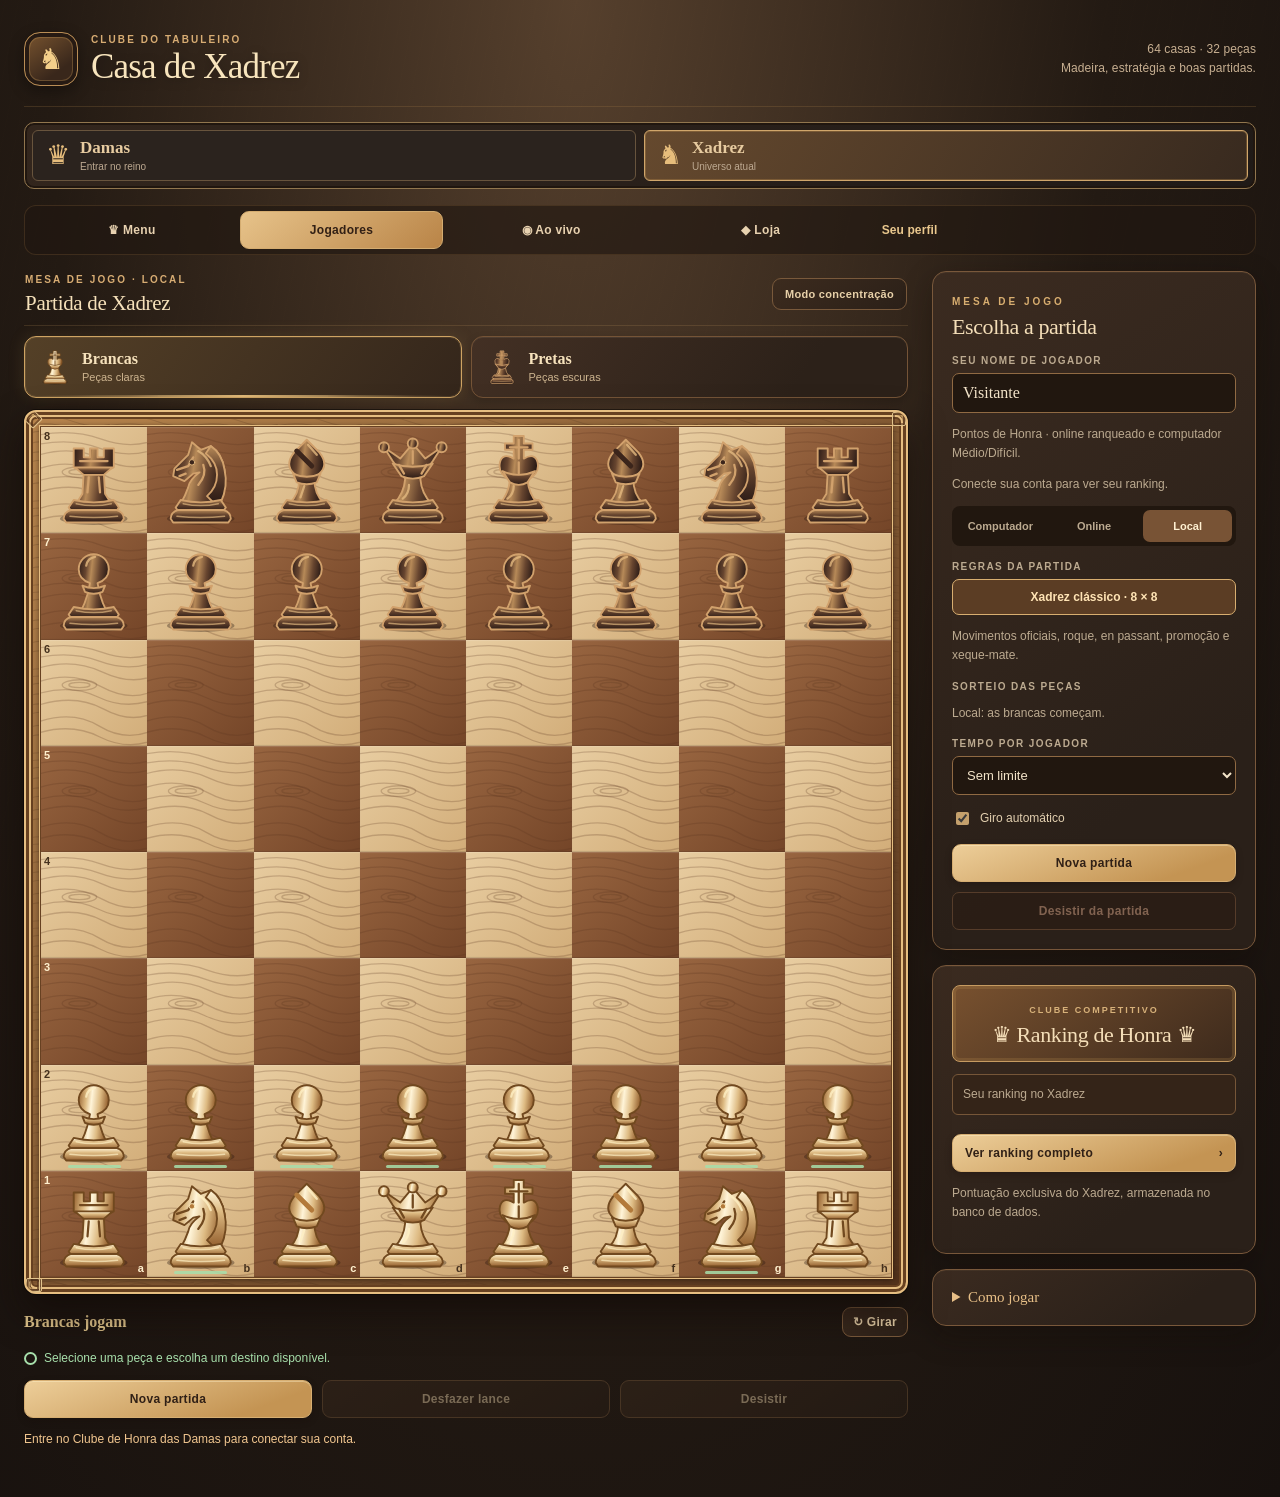
<file: xadrez.html>
<!doctype html>
<html lang="pt-BR" data-theme="classic"><head><meta charset="utf-8"><meta name="viewport" content="width=device-width,initial-scale=1,viewport-fit=cover"><meta name="theme-color" content="#302218"><title>Casa de Xadrez — Portal dos Dois Reinos</title><script>
/* Shared portal transition: navigation never waits for the visual effect. */
(()=>{const root=document.documentElement,key='realm-transition-v1',realm=location.pathname==='/xadrez.html'?'chess':'damas';
const clear=()=>{delete root.dataset.realmTravel;delete root.dataset.realmArrival};
try{const saved=JSON.parse(sessionStorage.getItem(key)||'null');sessionStorage.removeItem(key);if(saved?.to===realm&&Date.now()-saved.at<15000)root.dataset.realmArrival=realm}catch{}
window.realmTransition={begin(to){delete root.dataset.realmArrival;root.dataset.realmTravel=to},cancel:clear,navigate(to){this.begin(to);try{sessionStorage.setItem(key,JSON.stringify({to,at:Date.now()}))}catch{}location.assign(to==='chess'?'/xadrez.html':'/')}};
addEventListener('pageshow',e=>{if(e.persisted)clear()});
})();
</script><link rel="stylesheet" href="/escola.css?v=61"><link rel="stylesheet" href="/xadrez.css?v=24"><link rel="stylesheet" href="/clube.css?v=77"><link rel="stylesheet" href="/mesa-texturas.css?v=4"><link rel="stylesheet" href="/reforja.css?v=57"><link rel="stylesheet" href="/inventario-perfil.css?v=2"></head>
<body class="chess-page" data-theme="classic" data-shop-board="classic"><div class="realm-transition" aria-hidden="true"><div class="realm-transition-card"><span class="realm-transition-emblem"></span><div class="realm-transition-kicker">PORTAL DOS DOIS REINOS</div><strong class="realm-transition-name"></strong><small>Cada movimento conta</small></div></div><div class="journey-scene" aria-hidden="true"><svg viewBox="0 0 1600 1000" preserveAspectRatio="xMidYMid slice" xmlns="http://www.w3.org/2000/svg"><defs><linearGradient id="hall-floor" x1="0" y1="0" x2="0" y2="1"><stop stop-color="#b59b70" stop-opacity=".18"/><stop offset="1" stop-color="#080605" stop-opacity=".72"/></linearGradient><pattern id="hall-masonry" width="150" height="70" patternUnits="userSpaceOnUse"><path d="M0 0H150M0 35H150M75 0V35M0 35V70" fill="none" stroke="currentColor" stroke-opacity=".15" stroke-width="3"/></pattern><g id="hall-column"><path d="M-40 110H40L30 155H-30ZM-29 155H29V680H-29Z" fill="currentColor" opacity=".25" stroke="currentColor" stroke-width="4"/><path d="M-45 680H45L60 715H-60Z" fill="currentColor" opacity=".44"/><path d="M-15 160V670M15 160V670" fill="none" stroke="currentColor" stroke-opacity=".34" stroke-width="4"/></g><g id="hall-torch"><path d="M-11 30L-5 78H5L11 30Z" fill="#362518" stroke="#bf9457" stroke-width="2"/><path d="M0 34Q-25 9 0-25Q2-3 16 9Q22 23 0 34" fill="#e5a44d"/><path d="M0 30Q-8 18 3 2Q14 19 0 30" fill="#ffe6a2"/></g><g id="hall-books"><rect x="0" y="0" width="180" height="255" rx="5" fill="#24190f" stroke="#a17b4d" stroke-width="6"/><path d="M0 85H180M0 170H180" stroke="#a17b4d" stroke-width="7"/><path d="M18 77V21M36 77V12M54 77V32M73 77V15M96 77V25M119 77V16M145 77V24M163 77V12M18 160V110M44 160V99M63 160V119M88 160V106M112 160V97M139 160V112M163 160V105M18 244V194M43 244V186M67 244V200M91 244V188M119 244V195M144 244V185M163 244V199" stroke="#8e6750" stroke-width="12"/></g></defs>
<rect width="1600" height="700" fill="url(#hall-masonry)"/><path d="M0 700H1600V1000H0Z" fill="url(#hall-floor)"/><path d="M0 700H1600M0 750H1600M0 827H1600M0 940H1600M800 700L800 1000M540 700L240 1000M1060 700L1360 1000M290 700L-300 1000M1310 700L1900 1000" fill="none" stroke="currentColor" stroke-opacity=".24" stroke-width="3"/>
<g class="hall-art hall-1"><path d="M70 690V365Q70 165 275 165Q480 165 480 365V690M1120 690V365Q1120 165 1325 165Q1530 165 1530 365V690" fill="none" stroke="#d5ad72" stroke-width="27" opacity=".38"/><path d="M110 170L410 65M1190 65L1490 170M130 160V700M1470 160V700" stroke="#9a6c3f" stroke-width="20"/><use href="#hall-torch" x="120" y="380"/><use href="#hall-torch" x="1480" y="380"/></g>
<g class="hall-art hall-2"><path d="M0 125H120V65H230V125H340V65H450V125H560V65H670V125H930V65H1040V125H1150V65H1260V125H1370V65H1480V125H1600" fill="none" stroke="#b7b8a2" stroke-width="22" opacity=".35"/><path d="M80 700V370L220 185L360 370V700M1240 700V370L1380 185L1520 370V700" fill="#181d1b" stroke="#a3a99b" stroke-width="15" opacity=".65"/><use href="#hall-column" x="420"/><use href="#hall-column" x="1180"/><use href="#hall-torch" x="60" y="420"/><use href="#hall-torch" x="1540" y="420"/></g>
<g class="hall-art hall-3"><path d="M0 700V140Q800-160 1600 140V700" fill="none" stroke="#b3a0c9" stroke-width="26" opacity=".32"/><use href="#hall-books" x="50" y="425"/><use href="#hall-books" x="235" y="425"/><use href="#hall-books" x="1185" y="425"/><use href="#hall-books" x="1370" y="425"/><use href="#hall-books" x="50" y="155"/><use href="#hall-books" x="1370" y="155"/><use href="#hall-torch" x="470" y="380"/><use href="#hall-torch" x="1130" y="380"/></g>
<g class="hall-art hall-4"><use href="#hall-column" x="110"/><use href="#hall-column" x="1490"/><path d="M180 125H390V480L285 550L180 480ZM1210 125H1420V480L1315 550L1210 480Z" fill="#672b29" stroke="#c49a63" stroke-width="8"/><path d="M230 255L285 185L340 255L285 325ZM1260 255L1315 185L1370 255L1315 325Z" fill="none" stroke="#d6aa6a" stroke-width="9"/><path d="M60 700H420M1180 700H1540" stroke="#b7a18c" stroke-width="14"/><use href="#hall-torch" x="440" y="355"/><use href="#hall-torch" x="1160" y="355"/></g>
<g class="hall-art hall-5"><use href="#hall-column" x="85"/><use href="#hall-column" x="1515"/><use href="#hall-column" x="410"/><use href="#hall-column" x="1190"/><path d="M120 700V335L245 125L370 335V700M1230 700V335L1355 125L1480 335V700" fill="#5d3b72" stroke="#dcb66b" stroke-width="14" opacity=".55"/><path d="M245 130V700M1355 130V700M120 400H370M1230 400H1480" stroke="#e0c078" stroke-width="7" opacity=".6"/><path d="M170 270L185 225L245 260L305 225L320 270L300 320H190ZM1280 270L1295 225L1355 260L1415 225L1430 270L1410 320H1300Z" fill="#d8b16b" stroke="#f5d795" stroke-width="4"/><use href="#hall-torch" x="470" y="410"/><use href="#hall-torch" x="1130" y="410"/></g></svg></div><main class="shell chess-shell">
<header class="top chess-header"><div class="brand chess-brand"><div class="emblem" aria-hidden="true"><span class="emblem-symbol">♞</span></div><div><div class="eyebrow">Clube do Tabuleiro</div><h1>Casa de Xadrez</h1></div></div><div class="topnote chess-topnote">64 casas · 32 peças<br>Madeira, estratégia e boas partidas.</div></header>
<nav id="chess-universeportal" class="universe-switch" aria-label="Universo de jogo"><a href="/" class="universe-link" id="return-damas"><span aria-hidden="true">♛</span><span><b>Damas</b><small>Entrar no reino</small></span></a><a href="/xadrez.html" class="universe-link current" aria-current="page"><span aria-hidden="true">♞</span><span><b>Xadrez</b><small>Universo atual</small></span></a></nav>
<nav class="clubnav chess-nav" aria-label="Menu do clube"><button id="chess-menu" class="secondary" aria-expanded="false">♛ Menu</button><button id="chess-friends" class="primary" aria-expanded="false">Jogadores <span id="friend-count"></span></button><button id="chess-live-open" class="secondary">◉ Ao vivo</button><button id="chess-shop-open" class="secondary">◆ Loja</button><button id="chess-profile" class="secondary club-profile">Seu perfil</button></nav>
<div class="layout chess-layout"><section class="game chess-game" aria-label="Mesa de xadrez">
<div class="focus-bar chess-focusbar"><div><div class="eyebrow">Mesa de jogo · <span id="chess-mode-label">LOCAL</span></div><strong>Partida de Xadrez</strong></div><button class="secondary" id="chess-live-toggle" hidden aria-pressed="false">◉ Transmitir</button><button class="secondary" id="chess-focus" aria-pressed="false">Modo concentração</button></div><div class="players chess-player-row"><div id="white-player" class="player chess-player active"><span id="white-icon" class="chess-player-icon"></span><div><b id="white-name">Brancas</b><small>Peças claras</small></div><strong id="chess-clock-w" class="chess-clock" hidden>—</strong></div><div id="black-player" class="player chess-player"><span id="black-icon" class="chess-player-icon"></span><div><b id="black-name">Pretas</b><small>Peças escuras</small></div><strong id="chess-clock-b" class="chess-clock" hidden>—</strong></div></div>
<section id="journey-banner" class="journey-banner" hidden><div><small id="journey-stage-label"></small><h2 id="journey-hall"></h2><p id="journey-match-detail"></p></div><button class="secondary" id="journey-map-open">♛ Ver jornada</button></section><div class="boardframe chess-frame"><div id="chess-board" class="chess-board board" aria-label="Tabuleiro de xadrez"></div><div class="forge-corners chess-corners" aria-hidden="true"><i></i><i></i><i></i><i></i></div></div>
<div class="chess-turn"><strong id="chess-status" aria-live="polite">Brancas jogam</strong><button class="secondary" id="chess-flip">↻ Girar</button></div>
<p class="chess-note chess-turnlegend" id="chess-hint">Selecione uma peça e escolha um destino disponível.</p>
<div class="chess-actions"><button id="chess-new" class="primary">Nova partida</button><button class="secondary" id="chess-back">Desfazer lance</button><button class="secondary" id="chess-resign">Desistir</button></div>
<div id="chess-promote" class="panel chess-panel" hidden><h3>Promover peão</h3><div id="promotion-choices" class="chess-actions"></div></div>
<button class="secondary" id="chess-claim" hidden>Reivindicar empate</button><div id="chess-draw-actions" class="chess-actions" hidden><button class="secondary" id="chess-offer">Oferecer empate</button><button class="secondary" id="chess-decline" hidden>Recusar empate</button></div><p id="chess-message" class="chess-note" role="status"></p>
</section><aside class="side chess-sidebar"><section class="panel chess-panel chess-settings"><small>MESA DE JOGO</small><h3 id="chess-settings-title">Escolha a partida</h3>
<label class="chess-label" for="chess-player-name">Seu nome de jogador</label><input id="chess-player-name" readonly value="Visitante"><p class="chess-note">Pontos de Honra · online ranqueado e computador Médio/Difícil.</p><p class="chess-note" id="chess-personal-rank">Conecte sua conta para ver seu ranking.</p>
<div class="chess-modebar" role="group" aria-label="Modo de jogo"><button data-chess-mode="ai">Computador</button><button data-chess-mode="online">Online</button><button data-chess-mode="local" class="active" aria-pressed="true">Local</button></div>
<label class="chess-label">Regras da partida</label><div class="chess-rule-choice">Xadrez clássico · 8 × 8</div><p class="chess-note">Movimentos oficiais, roque, en passant, promoção e xeque-mate.</p>
<label class="chess-label">Sorteio das peças</label><p id="chess-side-hint" class="chess-note">Local: as brancas começam.</p>
<label for="chess-time" class="chess-label">Tempo por jogador</label><select id="chess-time"><option value="0">Sem limite</option><option value="1">1 minuto · Bullet</option><option value="3">3 minutos · Blitz</option><option value="5">5 minutos · Blitz</option><option value="10">10 minutos · Rápida</option><option value="15">15 minutos · Rápida</option><option value="30">30 minutos · Clássica</option></select>
<div id="chess-difficulty" hidden><label class="chess-label">Dificuldade</label><div class="chess-choicebar"><button data-chess-level="easy">Fácil</button><button data-chess-level="medium" class="active" aria-pressed="true">Médio</button><button data-chess-level="hard">Difícil</button></div><p class="chess-note" id="chess-rewardhint"></p></div>
<div id="chess-online-settings" hidden><label class="chess-label" for="chess-ranked">Tipo de partida</label><select id="chess-ranked"><option value="ranked">Ranqueada · vale PH</option><option value="casual">Casual · sem recompensas</option></select><button id="chess-search" class="primary">Buscar partida</button><button class="secondary" id="chess-cancel-search" hidden>Cancelar busca</button><button class="secondary" id="chess-challenge">Desafiar amigo / jogador</button></div>
<label class="chess-toggle" id="chess-auto-field"><input type="checkbox" id="chess-auto" checked> Giro automático</label><button id="sidebar-new" class="primary">Nova partida</button><button id="sidebar-resign" class="chess-danger">Desistir da partida</button></section>
<section id="journey-side" class="panel chess-panel journey-side" hidden><small>AS CINCO COROAS</small><h3 id="journey-side-title"></h3><p id="journey-side-text"></p><p id="journey-side-result" role="status"></p><button id="journey-continue" class="primary">Ver jornada</button></section>
<section class="panel chess-panel chess-ranking"><div class="chess-rank-banner"><small>CLUBE COMPETITIVO</small><h3>♛ Ranking de Honra ♛</h3></div><p id="chess-rank-own" class="chess-rank-own">Seu ranking no Xadrez</p><div id="chess-ranking-top"></div><button id="chess-ranking-open" class="primary">Ver ranking completo <span>›</span></button><p class="chess-note">Pontuação exclusiva do Xadrez, armazenada no banco de dados.</p></section>
<details class="panel chess-panel chess-roadmap"><summary>Como jogar</summary><p>As brancas começam. Selecione uma peça e escolha um destino destacado. Proteja o rei e tente dar xeque-mate.</p><p>Peão, cavalo, bispo, torre, dama e rei têm movimentos diferentes. Consulte as regras especiais.</p><button class="secondary" id="sidebar-rules">Consultar regras</button></details></aside></div>
</main>
<dialog id="victory" class="victory" aria-labelledby="victorytitle" aria-describedby="victorydetail"><div><div class="crown" id="resulticon" aria-hidden="true">♛</div><div class="eyebrow" id="resultlabel">Fim de partida</div><h2 id="victorytitle"></h2><p id="victorydetail"></p><div id="resultpoints"></div><button class="primary" id="closevictory">Continuar</button><button class="secondary" id="journeyresultmap" hidden>Voltar aos salões</button></div></dialog><dialog id="chess-resign-dialog" class="club-card chess-dialog chess-resign-dialog" aria-labelledby="chess-resign-title" aria-describedby="chess-resign-description"><div class="chess-resign-emblem" aria-hidden="true">⚑</div><small>FIM DE PARTIDA</small><h2 id="chess-resign-title">Desistir da partida?</h2><p id="chess-resign-description">O adversário receberá a vitória. Deseja encerrar a partida?</p><p id="chess-resign-points" hidden></p><div class="chess-actions"><button class="secondary" id="chess-resign-cancel" autofocus>Continuar jogando</button><button id="chess-resign-confirm" class="chess-resign-danger">Confirmar desistência</button></div><p class="chess-note">O relógio continua enquanto esta janela estiver aberta.</p></dialog><dialog id="menu-dialog" class="club-card chess-dialog chess-main-menu" aria-labelledby="chess-menu-title"><nav class="universe-switch chess-menu-portal" aria-label="Universo de jogo no menu"><a href="/" class="universe-link" id="menu-return-damas"><span aria-hidden="true">♛</span><span><b>Damas</b><small>Entrar no reino</small></span></a><a href="/xadrez.html" class="universe-link current" aria-current="page" id="menu-current-chess"><span aria-hidden="true">♞</span><span><b>Xadrez</b><small>Universo atual</small></span></a></nav><div class="club-head"><div><div class="eyebrow">CADA MOVIMENTO CONTA</div><h2 id="chess-menu-title">Casa de Xadrez</h2></div><button class="secondary" data-close="menu-dialog">Fechar</button></div>
<div class="club-personal"><div class="club-medal">♞</div><div><b id="menu-identity">Seu perfil</b><small id="menu-honor">Clube de estratégia e honra</small></div></div>
<section class="menu-section chess-shop-feature"><div class="club-menu-grid"><button class="primary wide" id="menu-shop"><strong>◆ Loja de Honra</strong><small>Relíquias, coleções e inventário</small></button></div></section><section class="menu-section"><h3>Jogar</h3><div class="club-menu-grid"><button id="menu-online" class="primary"><strong>⚔ Buscar partida</strong><small>Configure seu duelo online</small></button><button id="menu-challenge" class="primary"><strong>⚔ Desafiar jogador</strong><small>Convide um amigo</small></button><button class="secondary" id="menu-computer"><strong>♟ Computador</strong><small>Três dificuldades</small></button><button class="secondary" id="menu-local"><strong>♞ Partida Local</strong><small>Dois jogadores</small></button></div></section>
<section class="menu-section"><h3>Jornada e evolução</h3><div class="club-menu-grid"><button id="menu-journey" class="primary wide"><strong>♛ Jornada do Mestre</strong><small>As Cinco Coroas · cinco mestres, uma lenda</small></button><button id="menu-cup" class="primary"><strong>♛ Copa de Honra</strong><small>Oito jogadores · quartas, semifinal e final</small></button><button id="menu-school" class="primary"><strong>✦ Escola de Xadrez</strong><small>Desafios, táticas e treino</small></button><button class="secondary" id="menu-ranking"><strong>♛ Ranking de Honra</strong><small>Campeões do Xadrez</small></button><button class="secondary" id="menu-replay"><strong>↶ Histórico e replay</strong><small>Reviva seus lances</small></button><button class="secondary" id="menu-rules"><strong>♜ Regras</strong><small>Conheça o tabuleiro</small></button></div></section>
<section class="menu-section"><h3>Clube e comunidade</h3><div class="club-menu-grid"><button class="secondary" id="menuclans"><strong>⛨ Clãs</strong><small id="chess-clan-menu-note">Crie uma ordem, encontre aliados e converse</small></button><button class="secondary" id="menu-live"><strong>◉ Salão ao Vivo</strong><small>Assista aos duelos públicos</small></button><button class="secondary" id="menu-friends"><strong>♧ Amigos</strong><small>Lista compartilhada</small></button><button class="secondary" id="menu-profile"><strong>♔ Meu perfil</strong><small>Identidade do jogador</small></button></div></section>
<section class="menu-section"><h3>Personalização e configurações</h3><div class="club-menu-grid"><button class="secondary" id="menu-visual"><strong>✦ Efeitos visuais</strong><small>Temas, animações e desempenho</small></button><button class="secondary" id="menu-sound"><strong>♫ Sons</strong><small>Efeitos do tabuleiro e volume</small></button></div></section>
<div class="chess-menu-footer"><small>PRÓXIMAS EXPANSÕES</small><p>Salas privadas por código estão na próxima expansão.</p></div></dialog>
<dialog id="clanoverlay" class="clan-dialog" aria-labelledby="clantitle"><section class="club-card clan-shell"><div class="club-head"><div><div class="eyebrow">Clube de Honra · Comunidade</div><h2 id="clantitle">Salão dos Clãs</h2></div><button class="secondary" id="clanclose">Fechar</button></div><div class="clan-scroll" id="clanscroll"><div class="clan-banner" id="clanbanner"><div class="clan-banner-crest" aria-hidden="true"><span>⛨</span></div><div class="clan-banner-copy"><div class="clan-kicker">Ordens da Casa de Xadrez</div><strong>O nome de uma ordem ecoa pela história.</strong><small>Honra conquistada. Lealdade escolhida. Glória compartilhada.</small></div><div class="clan-banner-seal" aria-hidden="true">◆</div></div><div id="clantabs" class="clan-tabs"></div><div id="clanstatus" class="club-status" role="status"></div><div id="clanbody"></div><button class="secondary" id="clanrefresh">Atualizar clãs</button></div></section></dialog><dialog id="chess-live" class="club-card chess-dialog" aria-labelledby="chess-live-title"><div class="club-head"><div><div class="eyebrow">CASA DE XADREZ · COMUNIDADE</div><h2 id="chess-live-title">Salão ao Vivo</h2></div><button class="secondary" data-close="chess-live">Fechar</button></div><div class="chess-live-hero"><span>◉</span><div><h3>O salão dos grandes duelos</h3><p>Assista às mesas abertas pelos jogadores. A partida permanece sob controle dos competidores.</p></div></div><p id="live-status" class="chess-note" role="status">Carregando partidas…</p><div id="live-directory"><div id="live-filters" class="chess-shop-tabs"></div><div id="live-list"></div></div><section id="live-view" hidden><div class="chess-live-controls"><button class="secondary" id="live-back">← Salão</button><button class="secondary" id="live-flip">Girar tabuleiro</button><span id="live-kind" class="eyebrow"></span></div><div class="chess-live-layout"><div><div id="live-players" class="chess-live-players"></div><div id="live-frame" class="boardframe chess-frame live-frame"><div id="live-board" class="chess-board board" role="img" aria-label="Posição da partida assistida"></div></div><p id="live-turn"></p><p id="live-captures" class="chess-note"></p></div><div class="chess-live-history"><h3>Lances</h3><div id="live-moves"></div></div></div></section><p class="chess-note">Partidas privadas não são exibidas. Em duelos online, ambos os jogadores precisam permitir a transmissão.</p></dialog><dialog id="chess-shop" class="club-card chess-dialog school-card" aria-labelledby="shop-title"><div class="club-head"><div><div class="eyebrow">CASA DE XADREZ · TESOUROS DA COROA</div><h2 id="shop-title">Loja de Honra</h2></div><button class="secondary" data-close="chess-shop">Fechar</button></div><div class="shop-wallet"><div class="shop-wallet-label">MOEDAS DE XADREZ</div><strong>◆ <span id="shop-coins">—</span></strong><small>Ganhe moedas em partidas competitivas elegíveis.</small></div><div class="shop-tabs" id="shop-tabs" aria-label="Categorias da loja"></div><section class="shop-combo" id="shop-detail" aria-label="Sua mesa · Prévia"></section><label class="shop-filter"><input id="shop-owned-filter" type="checkbox"> Mostrar apenas itens adquiridos</label><div id="shop-items" class="theme-grid shop-grid" aria-label="Catálogo"></div><p id="shop-status" class="chess-note" role="status">Carregando relíquias…</p><p class="chess-note">Cosméticos não alteram as regras nem a força das peças. As moedas e o inventário de Xadrez são independentes das Damas.</p></dialog>
<dialog id="chess-cup" class="club-card chess-dialog school-card chess-cup-dialog" aria-labelledby="chess-cup-title">
 <div class="club-head"><div><div class="eyebrow">CASA DE XADREZ · TORNEIOS</div><h2 id="chess-cup-title">Copa de Honra</h2></div><button class="secondary" data-close="chess-cup">Fechar</button></div>
 <section class="chess-cup-hero">
   <div class="chess-cup-trophy" aria-hidden="true">♛</div>
   <div><small>O CAMINHO DOS OITO</small><h3>Um tabuleiro. Uma coroa.</h3><p>Oito jogadores, partidas oficiais de 10 minutos e eliminação direta. Empates geram uma nova partida.</p></div>
 </section>
 <section class="chess-cup-rewards"><strong>Prêmio do campeão</strong><p>100 moedas de Xadrez + peças Guardas das Oito Coroas + tabuleiro Arena das Oito Coroas. Recompensas exclusivas e permanentes.</p></section>
 <p id="chess-cup-status" class="chess-note" role="status" aria-live="polite">Conectando ao Salão das Copas…</p>
 <div class="chess-cup-toolbar"><button id="chess-cup-create" class="primary">Criar Copa</button><button id="chess-cup-refresh" class="secondary">↻ Atualizar</button></div>
 <h3 class="chess-cup-section-title">Copas e confrontos</h3>
 <div id="chess-cup-list" class="chess-cup-list"></div>
 <h3 class="chess-cup-section-title">Salão dos Campeões</h3><div id="chess-cup-champions"></div>
 <p class="chess-note">Inscrições e resultados são administrados pelo servidor. A Copa não altera o PH ranqueado. Para entrar em outra partida enquanto estiver inscrito, saia primeiro da Copa.</p>
</dialog>
<dialog id="journey-dialog" class="club-card chess-dialog journey-dialog"><div class="club-head"><div><div class="eyebrow">JORNADA DO MESTRE · CAMPANHA</div><h2>As Cinco Coroas</h2></div><button class="secondary" data-close="journey-dialog">Fechar</button></div><div class="journey-hero"><span aria-hidden="true">♛</span><div><small>O CAMINHO DA HONRA</small><h3>Uma coroa de cada vez.</h3><p>Vença cinco mestres em partidas completas. Cada vitória desbloqueia um novo salão e um título. A última conquista libera um tabuleiro exclusivo.</p></div></div><p id="journey-progress" role="status">Conectando à sua conta…</p><div id="journey-cards"></div><div class="journey-reward"><span class="theme-swatch crowns"></span><div><b>Tabuleiro das Cinco Coroas</b><p id="journey-reward-status">Recompensa final · conquiste os cinco mestres.</p></div></div><p class="chess-note">Campanha sem relógio, com as brancas. Não altera o PH competitivo. Seu progresso é salvo na conta.</p><p id="journey-error" role="status"></p></dialog><dialog id="school-dialog" class="club-card chess-dialog"><div class="club-head"><div><div class="eyebrow">JORNADA E EVOLUÇÃO</div><h2>Escola de Xadrez</h2></div><button class="secondary" data-close="school-dialog">Fechar</button></div><p id="school-progress" class="chess-note"></p><div id="school-lessons" class="chess-lesson-list"></div><h3 id="school-title"></h3><p id="school-task"></p><div id="school-board" class="chess-board board chess-study-board" aria-label="Tabuleiro do exercício"></div><label id="school-promotion-wrap" class="chess-label" hidden>Promover para <select id="school-promotion"><option value="q">Dama</option><option value="r">Torre</option><option value="b">Bispo</option><option value="n">Cavalo</option></select></label><p id="school-feedback" role="status" class="chess-study-feedback"></p><div class="chess-actions"><button class="secondary" id="school-hint">Dica</button><button class="secondary" id="school-retry">Reiniciar</button><button id="school-next" class="primary">Próximo desafio</button></div><p class="chess-note">Progresso de treino salvo neste navegador. Não altera suas partidas nem concede PH.</p></dialog>
<dialog id="history-dialog" class="club-card chess-dialog"><div class="club-head"><div><div class="eyebrow">MEMÓRIAS DO TABULEIRO</div><h2>Histórico e replay</h2></div><button class="secondary" data-close="history-dialog">Fechar</button></div><button id="history-current" class="primary">Rever partida atual</button><p id="history-status" role="status"></p><div id="history-list"></div><section id="replay-panel" hidden><h3 id="replay-title"></h3><div id="replay-board" class="chess-board board chess-study-board" aria-label="Tabuleiro do replay"></div><p id="replay-info" role="status"></p><div class="chess-actions"><button class="secondary" id="replay-prev">← Anterior</button><button class="secondary" id="replay-next">Próximo →</button></div><input id="replay-range" type="range" min="0" max="0" value="0" aria-label="Lance do replay"></section><p class="chess-note">Últimas 20 partidas registradas no servidor. Partidas locais não são enviadas ao histórico online.</p></dialog>
<dialog id="visual-dialog" class="club-card chess-dialog"><div class="club-head"><div><div class="eyebrow">PERSONALIZAÇÃO</div><h2>Efeitos visuais</h2></div><button class="secondary" data-close="visual-dialog">Fechar</button></div><p>Escolha o acabamento da sua mesa. As peças entalhadas e as regras permanecem iguais.</p><div id="chess-themes" class="chess-theme-grid"><button data-chess-theme="wood"><span class="theme-swatch wood"></span>Madeira clássica</button><button data-chess-theme="walnut"><span class="theme-swatch walnut"></span>Nogueira Real</button><button data-chess-theme="stone"><span class="theme-swatch stone"></span>Pedra Imperial</button><button data-chess-theme="crowns" disabled><span class="theme-swatch crowns"></span> Cinco Coroas <small id="crowns-lock">Bloqueado</small></button></div><label class="chess-toggle"><input id="visual-motion" type="checkbox" checked> Animar as peças</label><p class="chess-note">Desative as animações para desempenho máximo. Preferências de movimento reduzido do sistema são respeitadas.</p></dialog>
<dialog id="sound-dialog" class="club-card chess-dialog"><div class="club-head"><div><div class="eyebrow">PERSONALIZAÇÃO</div><h2>Sons do tabuleiro</h2></div><button class="secondary" data-close="sound-dialog">Fechar</button></div><label class="chess-toggle"><input id="sound-enabled" type="checkbox"> Efeitos sonoros</label><label class="chess-label" for="sound-volume">Volume dos efeitos</label><input id="sound-volume" type="range" min="0" max="100" value="50"><p><button class="secondary" id="sound-preview">Ouvir uma prévia</button></p><p class="chess-note">Sons curtos de movimento, captura e roque. A trilha musical será adicionada separadamente.</p></dialog>
<dialog id="friends-dialog" class="club-card chess-dialog"><div class="club-head"><div><div class="eyebrow">CLUBE DO TABULEIRO</div><h2>Amigos</h2></div><button class="secondary" data-close="friends-dialog">Fechar</button></div><p class="chess-note">A mesma lista de amigos das Damas. O jogo atual aparece abaixo do nome.</p><div id="chess-invites"></div><div id="chess-friend-list"></div><p id="chess-social-status" role="status"></p><a class="chess-text-link" href="/?friends=1">Gerenciar amizades no Clube de Honra</a></dialog>
<dialog id="profile-dialog" class="club-card profile-card" aria-labelledby="chess-profile-heading"><div class="club-head"><div><div class="eyebrow">Sua história no clube</div><h2 id="chess-profile-heading">Meu perfil</h2></div><button class="secondary" id="chess-profile-close" data-close="profile-dialog">Fechar</button></div><div id="chess-profile-hero" class="profile-hero"><span id="chess-profile-avatar" class="profile-avatar frame-wood">♛</span><div><div id="chess-profile-name" class="profile-name">Seu perfil</div><div id="chess-profile-clan" class="hidden"></div><div id="journey-profile-title" class="profile-titleline">Aspirante às Coroas</div><div id="chess-profile-stats" class="sub">Bronze · 1.000 PH</div><div id="chess-profile-wallet" class="sub"></div></div></div><div id="chess-profile-trophy"></div><div class="profile-section-head"><h3>Minhas Skins</h3><span>Inventário da conta</span></div><div id="chess-profile-skins" class="profile-inventory" aria-live="polite"></div><div id="chess-profile-tiles" class="club-profile-stats"></div><div class="profile-section-head"><h3>Conquistas</h3><span id="chess-achievement-count"></span></div><div id="chess-achievements" class="achievement-grid"></div><div class="profile-section-head"><h3>Personalizar</h3></div><p class="sub">Nome, avatar e moldura são compartilhados. O título do Xadrez acompanha a Jornada.</p><form id="chess-profile-form" class="account-form"><label for="chess-profile-editname">Nome exibido</label><input id="chess-profile-editname" maxlength="24" required><label for="chess-profile-editavatar">Avatar</label><select id="chess-profile-editavatar"><option value="crown">♛ Coroa</option><option value="knight">♞ Cavaleiro</option><option value="shield">⛨ Escudo</option><option value="oak">♣ Carvalho</option><option value="rook">♜ Torre</option><option value="star">★ Estrela</option></select><label for="chess-profile-edittitle">Título</label><select id="chess-profile-edittitle" disabled></select><label for="chess-profile-editframe">Moldura</label><select id="chess-profile-editframe"></select><button class="primary" type="submit" id="chess-profile-submit" disabled>Salvar personalização</button></form><p id="chess-profile-editstatus" class="club-status" role="status"></p><div class="account-box"><h3>Conta do clube</h3><p id="chess-profile-account"></p><p id="chess-profile-persist" class="sub"></p><div class="save-strip"><span id="chess-profile-savestatus">Salvamento automático</span><button class="secondary" id="chess-profile-save">Ver salvamento</button></div><div class="actions"><button class="primary" id="chess-profile-link">Criar conta com este perfil</button><button class="secondary" id="chess-profile-switch">Entrar em outra conta</button><button class="secondary hidden" id="chess-profile-logout">Sair da conta</button></div></div><button class="secondary" id="chess-profile-history">Ver histórico de partidas</button></dialog><dialog id="chess-profile-save-dialog" class="club-card chess-dialog"><div class="club-head"><h2>Salvamento do Xadrez</h2><button class="secondary" data-close="chess-profile-save-dialog">Fechar</button></div><p id="chess-save-detail"></p><div class="actions"><button class="primary" id="chess-save-refresh">Atualizar</button><button class="secondary" id="chess-save-back">Voltar ao perfil</button></div></dialog>
<dialog id="rules-dialog" class="club-card chess-dialog"><div class="club-head"><h2>Regras do Xadrez</h2><button class="secondary" data-close="rules-dialog">Fechar</button></div><p>As brancas começam. Selecione uma peça para ver os lances legais. O rei não pode permanecer em xeque. Roque, en passant e promoção são reconhecidos pelo motor.</p><p>Xeque-mate vence; afogamento e material insuficiente encerram em empate. Repetição tripla e 50 lances permitem reivindicar empate; cinco repetições ou 75 lances encerram automaticamente.</p></dialog>
<dialog id="ranking-dialog" class="club-card chess-dialog"><div class="club-head"><div><div class="eyebrow">CLUBE COMPETITIVO</div><h2>Ranking de Honra · Xadrez</h2></div><button class="secondary" data-close="ranking-dialog">Fechar</button></div><p id="chess-rank-full-own"></p><div id="chess-ranking-full"></div></dialog><script src="/chess-engine.js?v=1"></script><script src="/clans-ui.js?v=3"></script><script src="/xadrez.js?v=30"></script><script src="/inventario-perfil.js?v=2"></script></body></html>
</file>
<file: escola.css>
/* Escola de Damas — V4.2 */
.school-card{width:min(680px,100%)}.school-card h3{font:normal 21px Georgia;color:#f1d4a5;margin:8px 0}.school-item{display:grid;gap:8px;padding:13px;border:1px solid #947044;background:linear-gradient(145deg,#4a3322,#291e16);border-radius:10px;margin:8px 0}.school-item strong{font:700 16px Georgia;color:#f6dbad}.school-item small{font:12px/1.5 Arial;color:#d1b99a}.school-balance{display:flex;justify-content:center;padding:12px;border:1px solid #c89c57;background:#39271a;border-radius:10px;color:#f4cd83;font:700 20px Georgia;margin:12px 0}.school-board{max-width:440px;margin:12px auto;border:7px solid #966438;box-shadow:0 0 0 1px #d7b47d,0 10px 22px #0007}.school-board .sq{min-width:0;min-height:0}.school-board .piece{pointer-events:none}.theme-grid{display:grid;grid-template-columns:repeat(2,1fr);gap:10px}.theme-preview{display:grid;grid-template-columns:repeat(4,1fr);aspect-ratio:1.6;border:5px solid #936036;border-radius:6px;overflow:hidden}.theme-preview .light{background:#dfc092}.theme-preview .dark{background:#815232}.theme-imperial .light{background:#cda67a}.theme-imperial .dark{background:#40271c}.theme-marble .light{background:linear-gradient(135deg,#f7f0df,#b7b2a9)}.theme-marble .dark{background:linear-gradient(135deg,#424b50,#171e24)}.theme-emerald .light{background:#d7dfc0}.theme-emerald .dark{background:#285447}.custom-check{display:flex;align-items:center;gap:10px;padding:13px;margin:5px 0;border:1px solid #886340;background:#2d2017;border-radius:8px;color:#f3dcb6;font:14px Arial}.custom-check input{accent-color:#d4ad70;width:17px;height:17px}.school-card #schoolbody>button{margin-top:8px}.chat-card{width:min(490px,100%)}.chat-messages{height:235px;overflow:auto;padding:10px;display:flex;flex-direction:column;gap:8px;background:#20160f;border-radius:9px;border:1px solid #775535}.chat-bubble{align-self:flex-start;max-width:85%;background:#493222;border:1px solid #7c5939;border-radius:10px;padding:8px 10px;overflow-wrap:anywhere}.chat-bubble.mine{align-self:flex-end;background:#60502d;border-color:#b49758}.chat-bubble small{color:#d9b77e;font:10px Arial}.chat-bubble p{margin:4px 0 0;font:13px/1.5 Arial;white-space:pre-wrap}.chat-quick{display:flex;flex-wrap:wrap;gap:5px;margin:10px 0}.chat-quick button{width:auto;padding:7px;font-size:10px}.chat-card form input{text-transform:none;letter-spacing:0;font:13px Arial}.chat-card .club-casual{margin-top:10px}#replayanalysis{margin-top:12px}#rulechoices button:last-child{grid-column:auto}
html[data-theme=imperial] #board .sq.light,html[data-theme=imperial] .school-board .sq.light{background:linear-gradient(135deg,#d8b789,#bb9464)}html[data-theme=imperial] #board .sq.dark,html[data-theme=imperial] .school-board .sq.dark{background:linear-gradient(125deg,#503522,#302017)}html[data-theme=imperial] .boardframe{background:linear-gradient(135deg,#604023,#271a12,#80552c);border-color:#d6ad70}
html[data-theme=marble] #board .sq.light,html[data-theme=marble] .school-board .sq.light{background:repeating-linear-gradient(116deg,transparent 0 34px,#757c8530 35px 37px,transparent 38px 60px),linear-gradient(145deg,#f3ede1,#c3c4c6)}html[data-theme=marble] #board .sq.dark,html[data-theme=marble] .school-board .sq.dark{background:repeating-linear-gradient(116deg,transparent 0 36px,#bfc3c622 37px 39px,transparent 40px 65px),linear-gradient(145deg,#525d66,#222a32)}html[data-theme=marble] .boardframe{background:linear-gradient(145deg,#545c67,#20252c,#929ba1);border-color:#d5b771}
html[data-theme=emerald] #board .sq.light,html[data-theme=emerald] .school-board .sq.light{background:linear-gradient(145deg,#e4e8cd,#a6b98a)}html[data-theme=emerald] #board .sq.dark,html[data-theme=emerald] .school-board .sq.dark{background:linear-gradient(145deg,#46725c,#23483e)}html[data-theme=emerald] .boardframe{background:linear-gradient(145deg,#52785a,#183c30,#7b935d);border-color:#c1b57d}
@media(max-width:500px){.theme-grid{gap:6px}.school-item{padding:9px}.school-item strong{font-size:14px}.school-board{border-width:5px}}

#board[data-size='10'] .piece.king:after{font-size:clamp(10px,2.8vmin,29px)}#board[data-size='12'] .piece.king:after{font-size:clamp(9px,2.3vmin,24px)}#board[data-size='12'] .coords{font-size:8px}

/* V4.3 — independent board and piece collection */
[data-theme="classic"]{--shop-light:linear-gradient(135deg,#e8cda1,#d2ad79);--shop-dark:linear-gradient(135deg,#986540,#744528);--shop-frame:linear-gradient(135deg,#b7844c,#50301a);--shop-edge:#e0b780}
[data-theme="imperial"]{--shop-light:linear-gradient(135deg,#e0c394,#b58b59);--shop-dark:linear-gradient(135deg,#5c3a24,#261b14);--shop-frame:linear-gradient(135deg,#95633a,#2d1c12);--shop-edge:#d1a568}
[data-theme="marble"]{--shop-light:linear-gradient(135deg,#f5f0e6,#bbc2c7);--shop-dark:linear-gradient(135deg,#535c67,#20262c);--shop-frame:linear-gradient(135deg,#929ba1,#292f37);--shop-edge:#d8c9a5}
[data-theme="emerald"]{--shop-light:linear-gradient(135deg,#dce5c5,#a7bb8e);--shop-dark:linear-gradient(135deg,#507b64,#24483b);--shop-frame:linear-gradient(135deg,#78976c,#193e30);--shop-edge:#d0c59b}
[data-theme="midnight"]{--shop-light:linear-gradient(135deg,#bac9e3,#7798be);--shop-dark:linear-gradient(135deg,#293e65,#111b33);--shop-frame:linear-gradient(135deg,#536b9a,#18233c);--shop-edge:#acbddb}
[data-theme="sakura"]{--shop-light:linear-gradient(135deg,#f8d9d5,#e7b0bc);--shop-dark:linear-gradient(135deg,#a25479,#67394e);--shop-frame:linear-gradient(135deg,#d49aae,#73445a);--shop-edge:#efc8be}
[data-theme="ocean"]{--shop-light:linear-gradient(135deg,#d9e0c5,#b4c8ba);--shop-dark:linear-gradient(135deg,#3b8292,#15515e);--shop-frame:linear-gradient(135deg,#6ca7ac,#1b4851);--shop-edge:#b7d5cd}
[data-theme="desert"]{--shop-light:linear-gradient(135deg,#f2d8ae,#d8ac78);--shop-dark:linear-gradient(135deg,#b76b43,#824331);--shop-frame:linear-gradient(135deg,#ce9a63,#783e24);--shop-edge:#e8bb82}
[data-theme="obsidian"]{--shop-light:linear-gradient(135deg,#c8b787,#8e7d57);--shop-dark:linear-gradient(135deg,#33343a,#101217);--shop-frame:linear-gradient(135deg,#6c6550,#17171b);--shop-edge:#dfb963}
[data-theme="parchment"]{--shop-light:linear-gradient(135deg,#f4e6c7,#dac39a);--shop-dark:linear-gradient(135deg,#a48a66,#715c44);--shop-frame:linear-gradient(135deg,#bda27a,#584633);--shop-edge:#e7d0a4}
[data-theme="cherry"]{--shop-light:linear-gradient(135deg,#efc38e,#d5a36b);--shop-dark:linear-gradient(135deg,#9e5140,#57291f);--shop-frame:linear-gradient(135deg,#bb7351,#4d241c);--shop-edge:#f0b77e}
[data-theme="frost"]{--shop-light:linear-gradient(135deg,#eff9ff,#c2e5ed);--shop-dark:linear-gradient(135deg,#648eaf,#375979);--shop-frame:linear-gradient(135deg,#97c9df,#315572);--shop-edge:#d2f5ff}
[data-skin="skin-classic"]{--stone-white:radial-gradient(ellipse at 30% 22%,#fff6db,#e8c389,#97612e);--stone-black:radial-gradient(ellipse at 30% 22%,#a16c47,#6b432c,#29140e);--stone-white-border:#f8dbab;--stone-black-border:#bd8c5b;--stone-white-ink:#70421f;--stone-black-ink:#ffe1a4}
[data-skin="skin-ivory"]{--stone-white:radial-gradient(ellipse at 30% 22%,#fffef6,#e9dfc5,#b6aa87);--stone-black:radial-gradient(ellipse at 30% 22%,#71696a,#39363a,#151416);--stone-white-border:#fff3dd;--stone-black-border:#847b77;--stone-white-ink:#716044;--stone-black-ink:#e9dcc8}
[data-skin="skin-gilded"]{--stone-white:radial-gradient(ellipse at 30% 22%,#fff4b5,#e3b446,#9b5b10);--stone-black:radial-gradient(ellipse at 30% 22%,#77767d,#33343e,#101014);--stone-white-border:#ffe299;--stone-black-border:#b29b67;--stone-white-ink:#70400b;--stone-black-ink:#ffda76}
[data-skin="skin-jade"]{--stone-white:radial-gradient(ellipse at 30% 22%,#e0fff0,#9bd6a9,#31784f);--stone-black:radial-gradient(ellipse at 30% 22%,#ffc98c,#c47e34,#663719);--stone-white-border:#c2ffdd;--stone-black-border:#f8c373;--stone-white-ink:#29593b;--stone-black-ink:#fff0bd}
[data-skin="skin-crystal"]{--stone-white:radial-gradient(ellipse at 30% 22%,#f6ffff,#addfeb,#588bac);--stone-black:radial-gradient(ellipse at 30% 22%,#d9b3ff,#8c57ba,#49286e);--stone-white-border:#e7fdff;--stone-black-border:#d0a5ef;--stone-white-ink:#356285;--stone-black-ink:#f4dbff}
[data-skin="skin-metal"]{--stone-white:radial-gradient(ellipse at 30% 22%,#f2f7ff,#aeb9c6,#4b596c);--stone-black:radial-gradient(ellipse at 30% 22%,#e9af78,#956240,#412c20);--stone-white-border:#e1edf6;--stone-black-border:#d29c66;--stone-white-ink:#344254;--stone-black-ink:#fff0d5}
[data-skin="skin-porcelain"]{--stone-white:radial-gradient(ellipse at 30% 22%,#ffffff,#e0e7f0,#9aadc8);--stone-black:radial-gradient(ellipse at 30% 22%,#76b6ff,#3166ae,#163267);--stone-white-border:#eff7ff;--stone-black-border:#a8d1ff;--stone-white-ink:#365a8a;--stone-black-ink:#ebf5ff}
[data-skin="skin-ruby"]{--stone-white:radial-gradient(ellipse at 30% 22%,#fff9ee,#f1d9ca,#b59b9d);--stone-black:radial-gradient(ellipse at 30% 22%,#f287a5,#b72c53,#5b112c);--stone-white-border:#ffece6;--stone-black-border:#ffafbd;--stone-white-ink:#896477;--stone-black-ink:#fff0d9}
[data-skin="skin-neon"]{--stone-white:radial-gradient(ellipse at 30% 22%,#ddffff,#4fe6ea,#087a93);--stone-black:radial-gradient(ellipse at 30% 22%,#ffb2fa,#d54dcc,#592073);--stone-white-border:#b9ffff;--stone-black-border:#ff9de9;--stone-white-ink:#123c55;--stone-black-ink:#fff0fe}
[data-skin="skin-royal"]{--stone-white:radial-gradient(ellipse at 30% 22%,#fff2d1,#e7bd63,#9e6928);--stone-black:radial-gradient(ellipse at 30% 22%,#ba95e4,#7650a2,#342048);--stone-white-border:#ffe4a3;--stone-black-border:#d3b4f3;--stone-white-ink:#69431d;--stone-black-ink:#ffe5a4}

html[data-theme]:not([data-theme="classic"]) :is(#board,.school-board,.replay-board,#chess-board,#school-board,#replay-board) .sq.light{background:var(--shop-light)}
html[data-theme]:not([data-theme="classic"]) :is(#board,.school-board,.replay-board,#chess-board,#school-board,#replay-board) .sq.dark{background:var(--shop-dark)}
html[data-theme]:not([data-theme="classic"]) .boardframe{background:var(--shop-frame);border-color:var(--shop-edge)}
html[data-theme]:not([data-theme="classic"]) :is(.school-board,.replay-board){border-color:var(--shop-edge)}
html[data-theme="marble"] :is(#board,.school-board,.replay-board) .sq.light{background:repeating-linear-gradient(116deg,transparent 0 34px,#757c8530 35px 37px,transparent 38px 60px),var(--shop-light)}
html[data-theme="marble"] :is(#board,.school-board,.replay-board) .sq.dark{background:repeating-linear-gradient(116deg,transparent 0 36px,#bfc3c622 37px 39px,transparent 40px 65px),var(--shop-dark)}
html[data-theme]:not([data-theme="classic"]) #board .sq.selected{box-shadow:inset 0 0 0 3px #ffe3a0;filter:brightness(1.17)}
html[data-skin]:not([data-skin="skin-classic"]) :is(.piece.white,.disc.white),.shop-preview .piece.white{background:var(--stone-white);border-color:var(--stone-white-border);color:var(--stone-white-ink)}
html[data-skin]:not([data-skin="skin-classic"]) :is(.piece.black,.disc.black),.shop-preview .piece.black{background:var(--stone-black);border-color:var(--stone-black-border);color:var(--stone-black-ink)}
html[data-skin]:not([data-skin="skin-classic"]) :is(.piece,.disc),.shop-preview .piece{box-shadow:0 4px 6px #120c0b9c,inset 0 1px 4px #fff8,inset 0 -4px 5px #0005}
html[data-skin]:not([data-skin="skin-classic"]) :is(.piece,.disc):before,.shop-preview .piece:before{inset:13%;border:1px solid currentColor;box-shadow:0 0 0 2px #ffffff22,inset 0 1px 3px #0002;opacity:.85}
html[data-skin]:not([data-skin="skin-classic"]) .piece.king:after,.shop-preview .piece.king:after{color:inherit;text-shadow:0 1px 2px #0005}
html[data-skin="skin-crystal"] .piece:not(.fx-disc),.shop-preview[data-skin="skin-crystal"] .piece{background-blend-mode:screen;box-shadow:0 4px 7px #0008,inset 0 1px 4px #fff9,inset 0 -4px 5px #18284666,0 0 6px #c4e4f333}
html[data-skin="skin-neon"] .piece.white,.shop-preview[data-skin="skin-neon"] .piece.white{box-shadow:0 3px 8px #061b2c99,0 0 8px #5ef1f766,inset 0 0 5px #d1ffff}
html[data-skin="skin-neon"] .piece.black,.shop-preview[data-skin="skin-neon"] .piece.black{box-shadow:0 3px 8px #270f3399,0 0 8px #ee70de66,inset 0 0 5px #ffe0fa}
html[data-skin]:not([data-skin="skin-classic"]) .sq.playable .piece{outline:2px solid #b0d6a6;outline-offset:2px}
.shop-wallet{display:grid;grid-template-columns:1fr auto;align-items:center;gap:5px 12px;background:linear-gradient(130deg,#51391f,#291d13);border:1px solid #a77b43;padding:13px 15px;border-radius:12px;margin:10px 0 13px}.shop-wallet-label{font:700 10px Arial;letter-spacing:1.5px;color:#d5ae75}.shop-wallet strong{font:700 24px Georgia;color:#f6d090;grid-column:2;grid-row:1/3}.shop-wallet small{font:11px/1.4 Arial;color:#c6ad89}
.shop-tabs{display:grid;grid-template-columns:1fr 1fr;gap:7px;margin-bottom:13px}.shop-tabs button{font-weight:bold}.shop-combo{display:grid;grid-template-columns:minmax(0,1fr) minmax(0,1fr);gap:14px;align-items:center;padding:13px;border-radius:12px;border:1px solid #a37a47;background:linear-gradient(145deg,#493420,#2c2018);margin-bottom:13px}.shop-combo-copy small{font:700 10px Arial;letter-spacing:1.2px;color:#dab77e}.shop-combo-copy h3{margin:6px 0;font-size:22px}.shop-combo-copy p{color:#d5bb93;font:13px/1.5 Arial;margin:8px 0 10px}
.shop-preview{display:grid;grid-template-columns:repeat(4,1fr);aspect-ratio:1.52;border:5px solid transparent;border-radius:7px;background:var(--shop-frame) border-box;box-shadow:0 4px 12px #0006,0 0 0 1px var(--shop-edge);overflow:hidden;isolation:isolate}.shop-preview-large{aspect-ratio:1}.shop-square{display:grid;place-items:center;position:relative;min-width:0;min-height:0}.shop-square.light{background:var(--shop-light)}.shop-square.dark{background:var(--shop-dark)}.shop-preview .piece{width:72%;height:auto;aspect-ratio:1;position:relative;margin:0;pointer-events:none;display:grid;place-items:center}.shop-preview .piece.king:after{font-size:clamp(10px,2.7vw,23px)}.shop-preview .piece:before{position:absolute}
.shop-filter{display:flex;gap:8px;align-items:center;font:12px Arial;color:#d3b896;margin:12px 0}.shop-filter input{accent-color:#d1a265}.shop-grid{gap:11px}.shop-item{position:relative;margin:0;padding:11px;gap:8px;align-content:start}.shop-item.equipped{border-color:#e2bd7a;box-shadow:inset 0 0 0 1px #e8ba7433}.shop-item-name{display:grid;gap:4px;min-height:48px}.shop-item-name strong{font-size:16px}.shop-tag{font:700 11px Arial;justify-self:start;color:#e1bf87;border:1px solid #977044;padding:4px 7px;border-radius:5px;background:#2a1c12}.equipped .shop-tag{border-color:#8ba278;color:#b9d3a6}.shop-actions{display:grid;grid-template-columns:1fr 1fr;gap:5px}.shop-actions button{font-size:10px;padding:8px 5px;white-space:normal}.shop-actions button:disabled{opacity:.52}
@media(max-width:480px){.shop-combo{gap:9px;padding:9px}.shop-combo-copy h3{font-size:17px}.shop-combo-copy p{font-size:11px}.shop-item{padding:7px}.shop-item-name strong{font-size:14px}.shop-item-name small{font-size:10px}.shop-actions{grid-template-columns:1fr}.shop-wallet{padding:10px}.shop-wallet strong{font-size:21px}}

/* V4.4: hall of champions */
[data-theme="champion-hall"]{--shop-light:linear-gradient(135deg,#f4dca2,#c2a060);--shop-dark:linear-gradient(135deg,#4d3b2a,#1b1716);--shop-frame:linear-gradient(135deg,#9c7538,#2b231a,#cba458,#2b2016);--shop-edge:#f0d294}
[data-theme="champion-legacy"]{--shop-light:linear-gradient(135deg,#f2d5c5,#cba493);--shop-dark:linear-gradient(135deg,#7c334a,#351a29);--shop-frame:linear-gradient(135deg,#a15d68,#391a2a,#c5a15c);--shop-edge:#e6c58b}
[data-theme="champion-eternal"]{--shop-light:linear-gradient(135deg,#e4edfa,#a9bcd7);--shop-dark:linear-gradient(135deg,#3c5284,#182841);--shop-frame:linear-gradient(135deg,#a2b1ce,#32466b,#dbe4ef,#263c61);--shop-edge:#e3efff}
[data-skin="skin-champion"]{--stone-white:radial-gradient(ellipse at 30% 22%,#fffbd7,#f2cb69,#9c5f14);--stone-black:radial-gradient(ellipse at 30% 22%,#777478,#3c3531,#171512);--stone-white-border:#ffe7a9;--stone-black-border:#d8b573;--stone-white-ink:#704209;--stone-black-ink:#ffe0a0}
[data-skin="skin-legend"]{--stone-white:radial-gradient(ellipse at 30% 22%,#fff6e4,#e3c8a0,#ab805d);--stone-black:radial-gradient(ellipse at 30% 22%,#f1a0b3,#9d3b5b,#461326);--stone-white-border:#fbe2b8;--stone-black-border:#e7a0a9;--stone-white-ink:#805b3c;--stone-black-ink:#ffe0d8}
[data-skin="skin-eternal"]{--stone-white:radial-gradient(ellipse at 30% 22%,#fcffff,#d8e5f2,#899db9);--stone-black:radial-gradient(ellipse at 30% 22%,#9bc6f6,#486bb2,#1c315d);--stone-white-border:#eff7ff;--stone-black-border:#b1d7ff;--stone-white-ink:#4b6080;--stone-black-ink:#e1eeff}
.shop-tabs{grid-template-columns:repeat(3,minmax(0,1fr))}.shop-tabs button{padding:9px 5px}.champion-banner{display:grid;grid-template-columns:48px 1fr;gap:6px 12px;align-items:center;padding:15px;border:1px solid #caa25d;border-radius:12px;background:radial-gradient(ellipse at top left,#795226,#39291d 65%);margin:10px 0 14px}.champion-banner .champion-emblem{grid-row:1/3;display:grid;place-items:center;height:48px;width:48px;border:1px solid #d6b373;border-radius:50%;color:#ffe2a2;font:29px Georgia;background:#50371d;box-shadow:0 0 14px #e1b76233}.champion-banner strong{font:700 19px Georgia;color:#ffe2a8}.champion-banner p{margin:0;font:12px/1.5 Arial;color:#e4c9a1}.champion-banner button{grid-column:1/-1}.champion-item{border-color:#bc9659}.champion-item .shop-tag{color:#f3cf8e}.champion-trophy{display:flex;align-items:center;gap:10px;margin:10px 0;padding:11px;border:1px solid #c49b56;border-radius:10px;background:linear-gradient(135deg,#644524,#322318);color:#f5d69b}.champion-trophy span{font:29px Georgia;line-height:1}.champion-trophy strong{font:700 15px Georgia}.champion-trophy small{display:block;font:11px Arial;color:#d3b58d;margin-top:4px}.achievement-tile.cup-trophy.unlocked{border-color:#f1ce87;box-shadow:0 0 12px #e2b35a33}.achievement-tile.cup-trophy.unlocked .achievement-icon{color:#ffe3a3}

/* Os três caminhos ficam em destaque na entrada da loja, mesmo bloqueados. */
.royal-shop-feature{margin:12px 0 20px}.royal-shop-feature .champion-banner{margin-bottom:12px}.royal-shop-grid{grid-template-columns:repeat(3,minmax(0,1fr));align-items:stretch}.royal-shop-grid .shop-item{display:flex;flex-direction:column;align-items:center;justify-content:flex-start;gap:8px;text-align:center;min-width:0;border:1px solid #8d7965;background:linear-gradient(145deg,#343033,#19171c)}.royal-shop-grid .shop-item[data-king=divine]{border-color:#c5a66d;background:linear-gradient(145deg,#5d513b,#20314c)}.royal-shop-grid .shop-item[data-king=infinite]{border-color:#8d9bd5;background:linear-gradient(145deg,#3b305d,#142538)}.royal-shop-grid .shop-item>button{margin-top:auto;width:100%}.royal-shop-grid .royal-preview{max-width:235px}.royal-shop-grid .shop-item p{font-size:12px;line-height:1.4;margin:0}.royal-shop-grid .shop-item strong{font-size:14px;line-height:1.4}.royal-shop-grid .royal-reward-title{font-size:11px;line-height:1.4}@media(max-width:640px){.royal-shop-grid{grid-template-columns:1fr}.royal-shop-grid .shop-item{padding:15px}.royal-shop-grid .royal-preview{max-width:250px}}

/* Royal banner is not a champion profile with an avatar-sized first column. */
.royal-shop-feature .champion-banner{display:flex!important;flex-direction:column!important;align-items:flex-start!important;gap:8px!important;padding:16px;min-width:0}.royal-shop-feature .champion-banner>strong{display:block!important;position:static!important;width:auto!important;max-width:none!important;min-width:0;flex:none!important;line-height:1.15!important;font-size:22px;white-space:normal;word-break:normal;margin:0}.royal-shop-feature .champion-banner>p{display:block!important;position:static!important;width:100%!important;min-width:0;max-width:none!important;flex:none!important;margin:0;line-height:1.5;overflow-wrap:break-word}

/* Live spectator: independent square geometry and pieces, stable DOM. */
.live-top{display:grid;gap:6px;margin:8px 0 14px}.live-top>strong{font:700 23px Georgia;color:#f6deb2}.live-state{font:700 11px Arial;letter-spacing:.08em;color:#cbe3aa}.live-state[data-state=waiting]{color:#f2c078}.live-state[data-state=ended]{color:#c4b8a8}.live-arena{display:grid;grid-template-columns:minmax(0,1fr);gap:14px}.live-board{position:relative;display:grid;width:100%;max-width:480px;aspect-ratio:1;box-sizing:border-box;border:6px solid #a07545;border-radius:7px;overflow:hidden;box-shadow:0 8px 24px #0006;margin:auto}.live-square{position:relative;display:grid;place-items:center;min-width:0;min-height:0}.live-square.light{background:#d7b483}.live-square.dark{background:#67442e}.live-square.last{box-shadow:inset 0 0 0 3px #ffe4a5;background:#967344}.live-coord{position:absolute;top:2px;left:3px;font:9px Arial;color:#392417;opacity:.8}.live-square.dark .live-coord{color:#ffe0aa}.live-piece{width:75%;height:75%;border-radius:50%;box-sizing:border-box;display:grid;place-items:center;font:clamp(9px,2.6vw,24px) Georgia;box-shadow:0 2px 4px #0007;z-index:1}.live-piece.white,.live-player-icon.white{background:radial-gradient(circle at 34% 25%,#fff6db,#d8bb81 65%,#9f7544);color:#6c4626;border:2px solid #f5db9b}.live-piece.black,.live-player-icon.black{background:radial-gradient(circle at 34% 25%,#615957,#211c1a 70%,#0d0b0a);color:#eac885;border:2px solid #8f775c}.live-piece.king{box-shadow:0 0 0 2px #eac17c,0 2px 5px #0008}.live-piece.empty{visibility:hidden}.live-ghost{position:absolute;z-index:5;pointer-events:none;will-change:transform}.live-side{display:grid;gap:8px;min-width:0}.live-player{display:flex;align-items:center;gap:10px;border:1px solid #805e40;padding:10px;border-radius:8px;background:#302219}.live-player.active{border-color:#c6b56c;background:#493b25}.live-player-icon{width:30px;height:30px;border-radius:50%;flex:none}.live-player-copy{display:grid;gap:4px;min-width:0}.live-player-copy strong{overflow-wrap:anywhere}.live-player-copy small,.live-history-row{font:12px Arial;color:#dfc6a4}.live-turn{font:700 15px Arial;color:#f8dba5;padding:9px;border-radius:8px;background:#513b25}.live-last,.live-result{font:13px/1.4 Arial;color:#ead2ad;margin:0}.live-history{display:grid;gap:4px;max-height:132px;overflow:auto}.live-history-row{display:flex;justify-content:space-between;gap:8px;padding:5px 0;border-bottom:1px solid #9a75433d}.live-history-row b{text-align:right;color:#f4dcae}.live-result:empty{display:none}@media(min-width:640px){.live-arena{grid-template-columns:minmax(0,1.45fr) minmax(0,1fr);align-items:start}}@media(prefers-reduced-motion:reduce){.live-ghost{animation:none!important}}
</file>
<file: reforja.css>
/* V4.9 — Reforja visual: material, marchetaria, entalhes e medalhões originais. */
[data-theme="classic"]{--forge-light:url("data:image/svg+xml,%3Csvg%20xmlns%3D%22http%3A%2F%2Fwww.w3.org%2F2000%2Fsvg%22%20viewBox%3D%220%200%2080%2080%22%20width%3D%2280%22%20height%3D%2280%22%3E%3Cg%20fill%3D%22none%22%20stroke%3D%22%2357351e%22%20stroke-opacity%3D%22.24%22%20stroke-width%3D%221%22%3E%3Cpath%20d%3D%22M-10%208Q20%200%2045%209T90%208M-10%2015Q20%207%2044%2016T90%2015M-10%2024Q20%2012%2046%2024T90%2024M-10%2035Q19%2021%2045%2035T90%2035M-10%2043Q20%2032%2043%2043T90%2043M-10%2052Q23%2039%2047%2052T90%2052M-10%2065Q21%2051%2044%2065T90%2065M-10%2073Q20%2061%2044%2073T90%2073%22%2F%3E%3Cellipse%20cx%3D%2229%22%20cy%3D%2234%22%20rx%3D%2213%22%20ry%3D%224%22%2F%3E%3Cellipse%20cx%3D%2229%22%20cy%3D%2234%22%20rx%3D%228%22%20ry%3D%222%22%2F%3E%3C%2Fg%3E%3C%2Fsvg%3E");--forge-dark:url("data:image/svg+xml,%3Csvg%20xmlns%3D%22http%3A%2F%2Fwww.w3.org%2F2000%2Fsvg%22%20viewBox%3D%220%200%2080%2080%22%20width%3D%2280%22%20height%3D%2280%22%3E%3Cg%20fill%3D%22none%22%20stroke%3D%22%2357351e%22%20stroke-opacity%3D%22.24%22%20stroke-width%3D%221%22%3E%3Cpath%20d%3D%22M-10%208Q20%200%2045%209T90%208M-10%2015Q20%207%2044%2016T90%2015M-10%2024Q20%2012%2046%2024T90%2024M-10%2035Q19%2021%2045%2035T90%2035M-10%2043Q20%2032%2043%2043T90%2043M-10%2052Q23%2039%2047%2052T90%2052M-10%2065Q21%2051%2044%2065T90%2065M-10%2073Q20%2061%2044%2073T90%2073%22%2F%3E%3Cellipse%20cx%3D%2229%22%20cy%3D%2234%22%20rx%3D%2213%22%20ry%3D%224%22%2F%3E%3Cellipse%20cx%3D%2229%22%20cy%3D%2234%22%20rx%3D%228%22%20ry%3D%222%22%2F%3E%3C%2Fg%3E%3C%2Fsvg%3E");--forge-frame:url("data:image/svg+xml,%3Csvg%20xmlns%3D%22http%3A%2F%2Fwww.w3.org%2F2000%2Fsvg%22%20viewBox%3D%220%200%2080%2080%22%20width%3D%2280%22%20height%3D%2280%22%3E%3Cg%20fill%3D%22none%22%20stroke%3D%22%2357351e%22%20stroke-opacity%3D%22.24%22%20stroke-width%3D%221%22%3E%3Cpath%20d%3D%22M-10%208Q20%200%2045%209T90%208M-10%2015Q20%207%2044%2016T90%2015M-10%2024Q20%2012%2046%2024T90%2024M-10%2035Q19%2021%2045%2035T90%2035M-10%2043Q20%2032%2043%2043T90%2043M-10%2052Q23%2039%2047%2052T90%2052M-10%2065Q21%2051%2044%2065T90%2065M-10%2073Q20%2061%2044%2073T90%2073%22%2F%3E%3Cellipse%20cx%3D%2229%22%20cy%3D%2234%22%20rx%3D%2213%22%20ry%3D%224%22%2F%3E%3Cellipse%20cx%3D%2229%22%20cy%3D%2234%22%20rx%3D%228%22%20ry%3D%222%22%2F%3E%3C%2Fg%3E%3C%2Fsvg%3E");--forge-pad:14px;--forge-mobile:9px;--forge-edge:#e6be81;--forge-deep:#674121;--forge-radius:12px;--forge-corner:url("data:image/svg+xml,%3Csvg%20xmlns%3D%22http%3A%2F%2Fwww.w3.org%2F2000%2Fsvg%22%20viewBox%3D%220%200%2052%2052%22%20width%3D%2252%22%20height%3D%2252%22%3E%3Cg%20fill%3D%22none%22%20stroke%3D%22%23e6be81%22%20stroke-width%3D%222%22%20stroke-linecap%3D%22round%22%3E%3Cpath%20d%3D%22M3%2043V3H43M9%2034V9H34M15%2025V15H25%22%2F%3E%3Cpath%20d%3D%22M5%2048Q17%2045%2018%2034M48%205Q45%2017%2034%2018%22%2F%3E%3Cpath%20d%3D%22M10%2010l7-4%207%204-7%204z%22%20fill%3D%22%23e6be81%22%2F%3E%3C%2Fg%3E%3C%2Fsvg%3E")}
[data-theme="imperial"]{--forge-light:url("data:image/svg+xml,%3Csvg%20xmlns%3D%22http%3A%2F%2Fwww.w3.org%2F2000%2Fsvg%22%20viewBox%3D%220%200%2080%2080%22%20width%3D%2280%22%20height%3D%2280%22%3E%3Cg%20fill%3D%22none%22%20stroke%3D%22%23f2c486%22%20stroke-opacity%3D%22.17%22%3E%3Cpath%20d%3D%22M0%205Q25%2032%200%2059M9%200Q39%2039%209%2080M20%200Q49%2040%2020%2080M31%200Q61%2040%2031%2080M44%200Q72%2040%2044%2080M56%200Q85%2040%2056%2080M69%200Q99%2040%2069%2080%22%2F%3E%3Cpath%20d%3D%22M0%2079L79%200%22%20stroke-opacity%3D%22.09%22%2F%3E%3C%2Fg%3E%3C%2Fsvg%3E");--forge-dark:url("data:image/svg+xml,%3Csvg%20xmlns%3D%22http%3A%2F%2Fwww.w3.org%2F2000%2Fsvg%22%20viewBox%3D%220%200%2080%2080%22%20width%3D%2280%22%20height%3D%2280%22%3E%3Cg%20fill%3D%22none%22%20stroke%3D%22%23f2c486%22%20stroke-opacity%3D%22.17%22%3E%3Cpath%20d%3D%22M0%205Q25%2032%200%2059M9%200Q39%2039%209%2080M20%200Q49%2040%2020%2080M31%200Q61%2040%2031%2080M44%200Q72%2040%2044%2080M56%200Q85%2040%2056%2080M69%200Q99%2040%2069%2080%22%2F%3E%3Cpath%20d%3D%22M0%2079L79%200%22%20stroke-opacity%3D%22.09%22%2F%3E%3C%2Fg%3E%3C%2Fsvg%3E");--forge-frame:url("data:image/svg+xml,%3Csvg%20xmlns%3D%22http%3A%2F%2Fwww.w3.org%2F2000%2Fsvg%22%20viewBox%3D%220%200%2080%2080%22%20width%3D%2280%22%20height%3D%2280%22%3E%3Cg%20fill%3D%22none%22%20stroke%3D%22%23f0daaa%22%20stroke-opacity%3D%22.27%22%20stroke-width%3D%221.4%22%3E%3Cpath%20d%3D%22M40%206L74%2040%2040%2074%206%2040zM40%2016L64%2040%2040%2064%2016%2040zM40%2028l4%208%209%201-7%206%202%209-8-5-8%205%202-9-7-6%209-1z%22%2F%3E%3Ccircle%20cx%3D%2240%22%20cy%3D%2240%22%20r%3D%2234%22%20stroke-dasharray%3D%221%206%22%2F%3E%3C%2Fg%3E%3C%2Fsvg%3E");--forge-pad:18px;--forge-mobile:10px;--forge-edge:#e8c780;--forge-deep:#362218;--forge-radius:6px;--forge-corner:url("data:image/svg+xml,%3Csvg%20xmlns%3D%22http%3A%2F%2Fwww.w3.org%2F2000%2Fsvg%22%20viewBox%3D%220%200%2052%2052%22%20width%3D%2252%22%20height%3D%2252%22%3E%3Cg%20fill%3D%22none%22%20stroke%3D%22%23e8c780%22%20stroke-width%3D%222%22%20stroke-linecap%3D%22round%22%3E%3Cpath%20d%3D%22M3%2043V3H43M9%2034V9H34M15%2025V15H25%22%2F%3E%3Cpath%20d%3D%22M5%2048Q17%2045%2018%2034M48%205Q45%2017%2034%2018%22%2F%3E%3Cpath%20d%3D%22M10%2010l7-4%207%204-7%204z%22%20fill%3D%22%23e8c780%22%2F%3E%3C%2Fg%3E%3C%2Fsvg%3E")}
[data-theme="marble"]{--forge-light:url("data:image/svg+xml,%3Csvg%20xmlns%3D%22http%3A%2F%2Fwww.w3.org%2F2000%2Fsvg%22%20viewBox%3D%220%200%2080%2080%22%20width%3D%2280%22%20height%3D%2280%22%3E%3Cg%20fill%3D%22none%22%20stroke-linecap%3D%22round%22%3E%3Cpath%20d%3D%22M-5%2066C17%2054%2010%2029%2039%2026S55%205%2085%200M-8%2076C26%2058%2018%2034%2044%2031S64%206%2088%208%22%20stroke%3D%22%23fff%22%20stroke-opacity%3D%22.35%22%20stroke-width%3D%223%22%2F%3E%3Cpath%20d%3D%22M-5%2069C17%2054%2010%2029%2039%2026S55%205%2085%200M10%2065L33%2056%2038%2035M44%2031L57%2038%2075%2029M19%208L31%2023%22%20stroke%3D%22%23404750%22%20stroke-opacity%3D%22.34%22%20stroke-width%3D%221.1%22%2F%3E%3Cpath%20d%3D%22M7%200L28%2010%2034%2026M42%2080L54%2060%2081%2051%22%20stroke%3D%22%23888b92%22%20stroke-opacity%3D%22.26%22%20stroke-width%3D%22.8%22%2F%3E%3C%2Fg%3E%3C%2Fsvg%3E");--forge-dark:url("data:image/svg+xml,%3Csvg%20xmlns%3D%22http%3A%2F%2Fwww.w3.org%2F2000%2Fsvg%22%20viewBox%3D%220%200%2080%2080%22%20width%3D%2280%22%20height%3D%2280%22%3E%3Cg%20fill%3D%22none%22%20stroke-linecap%3D%22round%22%3E%3Cpath%20d%3D%22M-5%2066C17%2054%2010%2029%2039%2026S55%205%2085%200M-8%2076C26%2058%2018%2034%2044%2031S64%206%2088%208%22%20stroke%3D%22%23fff%22%20stroke-opacity%3D%22.35%22%20stroke-width%3D%223%22%2F%3E%3Cpath%20d%3D%22M-5%2069C17%2054%2010%2029%2039%2026S55%205%2085%200M10%2065L33%2056%2038%2035M44%2031L57%2038%2075%2029M19%208L31%2023%22%20stroke%3D%22%23404750%22%20stroke-opacity%3D%22.34%22%20stroke-width%3D%221.1%22%2F%3E%3Cpath%20d%3D%22M7%200L28%2010%2034%2026M42%2080L54%2060%2081%2051%22%20stroke%3D%22%23888b92%22%20stroke-opacity%3D%22.26%22%20stroke-width%3D%22.8%22%2F%3E%3C%2Fg%3E%3C%2Fsvg%3E");--forge-frame:url("data:image/svg+xml,%3Csvg%20xmlns%3D%22http%3A%2F%2Fwww.w3.org%2F2000%2Fsvg%22%20viewBox%3D%220%200%2080%2080%22%20width%3D%2280%22%20height%3D%2280%22%3E%3Cg%20fill%3D%22none%22%20stroke-linecap%3D%22round%22%3E%3Cpath%20d%3D%22M-5%2066C17%2054%2010%2029%2039%2026S55%205%2085%200M-8%2076C26%2058%2018%2034%2044%2031S64%206%2088%208%22%20stroke%3D%22%23fff%22%20stroke-opacity%3D%22.35%22%20stroke-width%3D%223%22%2F%3E%3Cpath%20d%3D%22M-5%2069C17%2054%2010%2029%2039%2026S55%205%2085%200M10%2065L33%2056%2038%2035M44%2031L57%2038%2075%2029M19%208L31%2023%22%20stroke%3D%22%23404750%22%20stroke-opacity%3D%22.34%22%20stroke-width%3D%221.1%22%2F%3E%3Cpath%20d%3D%22M7%200L28%2010%2034%2026M42%2080L54%2060%2081%2051%22%20stroke%3D%22%23888b92%22%20stroke-opacity%3D%22.26%22%20stroke-width%3D%22.8%22%2F%3E%3C%2Fg%3E%3C%2Fsvg%3E");--forge-pad:16px;--forge-mobile:9px;--forge-edge:#d6c6a6;--forge-deep:#56606b;--forge-radius:4px;--forge-corner:url("data:image/svg+xml,%3Csvg%20xmlns%3D%22http%3A%2F%2Fwww.w3.org%2F2000%2Fsvg%22%20viewBox%3D%220%200%2052%2052%22%20width%3D%2252%22%20height%3D%2252%22%3E%3Cg%20fill%3D%22none%22%20stroke%3D%22%23d6c6a6%22%20stroke-width%3D%222%22%20stroke-linecap%3D%22round%22%3E%3Cpath%20d%3D%22M3%2043V3H43M9%2034V9H34M15%2025V15H25%22%2F%3E%3Cpath%20d%3D%22M5%2048Q17%2045%2018%2034M48%205Q45%2017%2034%2018%22%2F%3E%3Cpath%20d%3D%22M10%2010l7-4%207%204-7%204z%22%20fill%3D%22%23d6c6a6%22%2F%3E%3C%2Fg%3E%3C%2Fsvg%3E")}
[data-theme="emerald"]{--forge-light:url("data:image/svg+xml,%3Csvg%20xmlns%3D%22http%3A%2F%2Fwww.w3.org%2F2000%2Fsvg%22%20viewBox%3D%220%200%2080%2080%22%20width%3D%2280%22%20height%3D%2280%22%3E%3Cg%20fill%3D%22none%22%20stroke%3D%22%23eef8da%22%20stroke-opacity%3D%22.22%22%3E%3Cpath%20d%3D%22M0%200L40%208%2080%200%2072%2040%2080%2080%2040%2072%200%2080%208%2040zM8%2040L40%208%2072%2040%2040%2072zM40%208V72M8%2040H72%22%2F%3E%3Cpath%20d%3D%22M0%200L40%208%208%2040zM80%2080L72%2040%2040%2072z%22%20fill%3D%22%23fff%22%20fill-opacity%3D%22.12%22%2F%3E%3Cpath%20d%3D%22M80%200L40%208%2072%2040zM0%2080L8%2040%2040%2072z%22%20fill%3D%22%23000%22%20fill-opacity%3D%22.12%22%2F%3E%3C%2Fg%3E%3C%2Fsvg%3E");--forge-dark:url("data:image/svg+xml,%3Csvg%20xmlns%3D%22http%3A%2F%2Fwww.w3.org%2F2000%2Fsvg%22%20viewBox%3D%220%200%2080%2080%22%20width%3D%2280%22%20height%3D%2280%22%3E%3Cg%20fill%3D%22none%22%20stroke%3D%22%23eef8da%22%20stroke-opacity%3D%22.22%22%3E%3Cpath%20d%3D%22M0%200L40%208%2080%200%2072%2040%2080%2080%2040%2072%200%2080%208%2040zM8%2040L40%208%2072%2040%2040%2072zM40%208V72M8%2040H72%22%2F%3E%3Cpath%20d%3D%22M0%200L40%208%208%2040zM80%2080L72%2040%2040%2072z%22%20fill%3D%22%23fff%22%20fill-opacity%3D%22.12%22%2F%3E%3Cpath%20d%3D%22M80%200L40%208%2072%2040zM0%2080L8%2040%2040%2072z%22%20fill%3D%22%23000%22%20fill-opacity%3D%22.12%22%2F%3E%3C%2Fg%3E%3C%2Fsvg%3E");--forge-frame:url("data:image/svg+xml,%3Csvg%20xmlns%3D%22http%3A%2F%2Fwww.w3.org%2F2000%2Fsvg%22%20viewBox%3D%220%200%2080%2080%22%20width%3D%2280%22%20height%3D%2280%22%3E%3Cg%20fill%3D%22none%22%20stroke%3D%22%23eef8da%22%20stroke-opacity%3D%22.22%22%3E%3Cpath%20d%3D%22M0%200L40%208%2080%200%2072%2040%2080%2080%2040%2072%200%2080%208%2040zM8%2040L40%208%2072%2040%2040%2072zM40%208V72M8%2040H72%22%2F%3E%3Cpath%20d%3D%22M0%200L40%208%208%2040zM80%2080L72%2040%2040%2072z%22%20fill%3D%22%23fff%22%20fill-opacity%3D%22.12%22%2F%3E%3Cpath%20d%3D%22M80%200L40%208%2072%2040zM0%2080L8%2040%2040%2072z%22%20fill%3D%22%23000%22%20fill-opacity%3D%22.12%22%2F%3E%3C%2Fg%3E%3C%2Fsvg%3E");--forge-pad:17px;--forge-mobile:10px;--forge-edge:#d3d9ac;--forge-deep:#1c493c;--forge-radius:12px;--forge-corner:url("data:image/svg+xml,%3Csvg%20xmlns%3D%22http%3A%2F%2Fwww.w3.org%2F2000%2Fsvg%22%20viewBox%3D%220%200%2052%2052%22%20width%3D%2252%22%20height%3D%2252%22%3E%3Cg%20fill%3D%22none%22%20stroke%3D%22%23d3d9ac%22%20stroke-width%3D%222%22%20stroke-linecap%3D%22round%22%3E%3Cpath%20d%3D%22M3%2043V3H43M9%2034V9H34M15%2025V15H25%22%2F%3E%3Cpath%20d%3D%22M5%2048Q17%2045%2018%2034M48%205Q45%2017%2034%2018%22%2F%3E%3Cpath%20d%3D%22M10%2010l7-4%207%204-7%204z%22%20fill%3D%22%23d3d9ac%22%2F%3E%3C%2Fg%3E%3C%2Fsvg%3E")}
[data-theme="midnight"]{--forge-light:url("data:image/svg+xml,%3Csvg%20xmlns%3D%22http%3A%2F%2Fwww.w3.org%2F2000%2Fsvg%22%20viewBox%3D%220%200%2080%2080%22%20width%3D%2280%22%20height%3D%2280%22%3E%3Cg%20fill%3D%22%23d7e7fa%22%20fill-opacity%3D%22.32%22%3E%3Cpath%20d%3D%22M16%206l1.5%204.5L22%2012l-4.5%201.5L16%2018l-1.5-4.5L10%2012l4.5-1.5zM58%2047l2%206%206%202-6%202-2%206-2-6-6-2%206-2z%22%2F%3E%3Ccircle%20cx%3D%2248%22%20cy%3D%2217%22%20r%3D%221%22%2F%3E%3Ccircle%20cx%3D%2225%22%20cy%3D%2258%22%20r%3D%221.4%22%2F%3E%3Ccircle%20cx%3D%2270%22%20cy%3D%2228%22%20r%3D%221%22%2F%3E%3C%2Fg%3E%3Cpath%20d%3D%22M16%2012L48%2017%2058%2055%2025%2058%22%20stroke%3D%22%23d7e7fa%22%20stroke-opacity%3D%22.13%22%20fill%3D%22none%22%2F%3E%3C%2Fsvg%3E");--forge-dark:url("data:image/svg+xml,%3Csvg%20xmlns%3D%22http%3A%2F%2Fwww.w3.org%2F2000%2Fsvg%22%20viewBox%3D%220%200%2080%2080%22%20width%3D%2280%22%20height%3D%2280%22%3E%3Cg%20fill%3D%22%23d7e7fa%22%20fill-opacity%3D%22.32%22%3E%3Cpath%20d%3D%22M16%206l1.5%204.5L22%2012l-4.5%201.5L16%2018l-1.5-4.5L10%2012l4.5-1.5zM58%2047l2%206%206%202-6%202-2%206-2-6-6-2%206-2z%22%2F%3E%3Ccircle%20cx%3D%2248%22%20cy%3D%2217%22%20r%3D%221%22%2F%3E%3Ccircle%20cx%3D%2225%22%20cy%3D%2258%22%20r%3D%221.4%22%2F%3E%3Ccircle%20cx%3D%2270%22%20cy%3D%2228%22%20r%3D%221%22%2F%3E%3C%2Fg%3E%3Cpath%20d%3D%22M16%2012L48%2017%2058%2055%2025%2058%22%20stroke%3D%22%23d7e7fa%22%20stroke-opacity%3D%22.13%22%20fill%3D%22none%22%2F%3E%3C%2Fsvg%3E");--forge-frame:url("data:image/svg+xml,%3Csvg%20xmlns%3D%22http%3A%2F%2Fwww.w3.org%2F2000%2Fsvg%22%20viewBox%3D%220%200%2080%2080%22%20width%3D%2280%22%20height%3D%2280%22%3E%3Cg%20fill%3D%22%23d7e7fa%22%20fill-opacity%3D%22.32%22%3E%3Cpath%20d%3D%22M16%206l1.5%204.5L22%2012l-4.5%201.5L16%2018l-1.5-4.5L10%2012l4.5-1.5zM58%2047l2%206%206%202-6%202-2%206-2-6-6-2%206-2z%22%2F%3E%3Ccircle%20cx%3D%2248%22%20cy%3D%2217%22%20r%3D%221%22%2F%3E%3Ccircle%20cx%3D%2225%22%20cy%3D%2258%22%20r%3D%221.4%22%2F%3E%3Ccircle%20cx%3D%2270%22%20cy%3D%2228%22%20r%3D%221%22%2F%3E%3C%2Fg%3E%3Cpath%20d%3D%22M16%2012L48%2017%2058%2055%2025%2058%22%20stroke%3D%22%23d7e7fa%22%20stroke-opacity%3D%22.13%22%20fill%3D%22none%22%2F%3E%3C%2Fsvg%3E");--forge-pad:15px;--forge-mobile:9px;--forge-edge:#bbd0ed;--forge-deep:#243960;--forge-radius:17px;--forge-corner:url("data:image/svg+xml,%3Csvg%20xmlns%3D%22http%3A%2F%2Fwww.w3.org%2F2000%2Fsvg%22%20viewBox%3D%220%200%2052%2052%22%20width%3D%2252%22%20height%3D%2252%22%3E%3Cg%20fill%3D%22none%22%20stroke%3D%22%23bbd0ed%22%20stroke-width%3D%222%22%20stroke-linecap%3D%22round%22%3E%3Cpath%20d%3D%22M3%2043V3H43M9%2034V9H34M15%2025V15H25%22%2F%3E%3Cpath%20d%3D%22M5%2048Q17%2045%2018%2034M48%205Q45%2017%2034%2018%22%2F%3E%3Cpath%20d%3D%22M10%2010l7-4%207%204-7%204z%22%20fill%3D%22%23bbd0ed%22%2F%3E%3C%2Fg%3E%3C%2Fsvg%3E")}
[data-theme="sakura"]{--forge-light:url("data:image/svg+xml,%3Csvg%20xmlns%3D%22http%3A%2F%2Fwww.w3.org%2F2000%2Fsvg%22%20viewBox%3D%220%200%2080%2080%22%20width%3D%2280%22%20height%3D%2280%22%3E%3Cg%20fill%3D%22none%22%20stroke%3D%22%23853b63%22%20stroke-opacity%3D%22.27%22%20stroke-width%3D%221.5%22%3E%3Cpath%20d%3D%22M-5%2073Q35%2039%2072%204M24%2047L12%2030M48%2025L62%2035%22%2F%3E%3Cg%20fill%3D%22%23fff%22%20fill-opacity%3D%22.19%22%3E%3Cpath%20d%3D%22M22%2041Q2%2030%2012%2020Q28%2020%2022%2041M46%2027Q41%207%2056%208Q66%2020%2046%2027M61%2037Q68%2020%2079%2029Q81%2044%2061%2037%22%2F%3E%3Cpath%20d%3D%22M14%2017l5%205-5%205-5-5zM59%208l5%205-5%205-5-5z%22%2F%3E%3C%2Fg%3E%3C%2Fg%3E%3C%2Fsvg%3E");--forge-dark:url("data:image/svg+xml,%3Csvg%20xmlns%3D%22http%3A%2F%2Fwww.w3.org%2F2000%2Fsvg%22%20viewBox%3D%220%200%2080%2080%22%20width%3D%2280%22%20height%3D%2280%22%3E%3Cg%20fill%3D%22none%22%20stroke%3D%22%23853b63%22%20stroke-opacity%3D%22.27%22%20stroke-width%3D%221.5%22%3E%3Cpath%20d%3D%22M-5%2073Q35%2039%2072%204M24%2047L12%2030M48%2025L62%2035%22%2F%3E%3Cg%20fill%3D%22%23fff%22%20fill-opacity%3D%22.19%22%3E%3Cpath%20d%3D%22M22%2041Q2%2030%2012%2020Q28%2020%2022%2041M46%2027Q41%207%2056%208Q66%2020%2046%2027M61%2037Q68%2020%2079%2029Q81%2044%2061%2037%22%2F%3E%3Cpath%20d%3D%22M14%2017l5%205-5%205-5-5zM59%208l5%205-5%205-5-5z%22%2F%3E%3C%2Fg%3E%3C%2Fg%3E%3C%2Fsvg%3E");--forge-frame:url("data:image/svg+xml,%3Csvg%20xmlns%3D%22http%3A%2F%2Fwww.w3.org%2F2000%2Fsvg%22%20viewBox%3D%220%200%2080%2080%22%20width%3D%2280%22%20height%3D%2280%22%3E%3Cg%20fill%3D%22none%22%20stroke%3D%22%23f9dae1%22%20stroke-opacity%3D%22.26%22%20stroke-width%3D%221.5%22%3E%3Cpath%20d%3D%22M40%2017C61%205%2076%2030%2062%2043%2052%2056%2024%2055%2017%2039%205%2021%2027%207%2040%2017zM22%2029Q42%2013%2054%2029Q37%2024%2030%2039Q45%2052%2057%2036M40%2053L34%2076M36%2064Q15%2052%2013%2066L35%2071M36%2062Q55%2049%2067%2060L36%2070%22%2F%3E%3C%2Fg%3E%3C%2Fsvg%3E");--forge-pad:17px;--forge-mobile:10px;--forge-edge:#f4cbd1;--forge-deep:#88506d;--forge-radius:20px;--forge-corner:url("data:image/svg+xml,%3Csvg%20xmlns%3D%22http%3A%2F%2Fwww.w3.org%2F2000%2Fsvg%22%20viewBox%3D%220%200%2052%2052%22%20width%3D%2252%22%20height%3D%2252%22%3E%3Cg%20fill%3D%22none%22%20stroke%3D%22%23f4cbd1%22%20stroke-width%3D%222%22%20stroke-linecap%3D%22round%22%3E%3Cpath%20d%3D%22M3%2043V3H43M9%2034V9H34M15%2025V15H25%22%2F%3E%3Cpath%20d%3D%22M5%2048Q17%2045%2018%2034M48%205Q45%2017%2034%2018%22%2F%3E%3Cpath%20d%3D%22M10%2010l7-4%207%204-7%204z%22%20fill%3D%22%23f4cbd1%22%2F%3E%3C%2Fg%3E%3C%2Fsvg%3E")}
[data-theme="ocean"]{--forge-light:url("data:image/svg+xml,%3Csvg%20xmlns%3D%22http%3A%2F%2Fwww.w3.org%2F2000%2Fsvg%22%20viewBox%3D%220%200%2080%2080%22%20width%3D%2280%22%20height%3D%2280%22%3E%3Cg%20fill%3D%22none%22%20stroke%3D%22%23e1fcf6%22%20stroke-opacity%3D%22.26%22%20stroke-width%3D%221.5%22%3E%3Cpath%20d%3D%22M-20%2025Q0%209%2020%2025T60%2025T100%2025M-20%2034Q0%2018%2020%2034T60%2034T100%2034M-20%2043Q0%2027%2020%2043T60%2043T100%2043M-20%2052Q0%2036%2020%2052T60%2052T100%2052M-20%2061Q0%2045%2020%2061T60%2061T100%2061%22%2F%3E%3C%2Fg%3E%3C%2Fsvg%3E");--forge-dark:url("data:image/svg+xml,%3Csvg%20xmlns%3D%22http%3A%2F%2Fwww.w3.org%2F2000%2Fsvg%22%20viewBox%3D%220%200%2080%2080%22%20width%3D%2280%22%20height%3D%2280%22%3E%3Cg%20fill%3D%22none%22%20stroke%3D%22%23e1fcf6%22%20stroke-opacity%3D%22.26%22%20stroke-width%3D%221.5%22%3E%3Cpath%20d%3D%22M-20%2025Q0%209%2020%2025T60%2025T100%2025M-20%2034Q0%2018%2020%2034T60%2034T100%2034M-20%2043Q0%2027%2020%2043T60%2043T100%2043M-20%2052Q0%2036%2020%2052T60%2052T100%2052M-20%2061Q0%2045%2020%2061T60%2061T100%2061%22%2F%3E%3C%2Fg%3E%3C%2Fsvg%3E");--forge-frame:url("data:image/svg+xml,%3Csvg%20xmlns%3D%22http%3A%2F%2Fwww.w3.org%2F2000%2Fsvg%22%20viewBox%3D%220%200%2080%2080%22%20width%3D%2280%22%20height%3D%2280%22%3E%3Cg%20fill%3D%22none%22%20stroke%3D%22%23e1fcf6%22%20stroke-opacity%3D%22.26%22%20stroke-width%3D%221.5%22%3E%3Cpath%20d%3D%22M-20%2025Q0%209%2020%2025T60%2025T100%2025M-20%2034Q0%2018%2020%2034T60%2034T100%2034M-20%2043Q0%2027%2020%2043T60%2043T100%2043M-20%2052Q0%2036%2020%2052T60%2052T100%2052M-20%2061Q0%2045%2020%2061T60%2061T100%2061%22%2F%3E%3C%2Fg%3E%3C%2Fsvg%3E");--forge-pad:15px;--forge-mobile:9px;--forge-edge:#b6ded4;--forge-deep:#236576;--forge-radius:20px;--forge-corner:url("data:image/svg+xml,%3Csvg%20xmlns%3D%22http%3A%2F%2Fwww.w3.org%2F2000%2Fsvg%22%20viewBox%3D%220%200%2052%2052%22%20width%3D%2252%22%20height%3D%2252%22%3E%3Cg%20fill%3D%22none%22%20stroke%3D%22%23b6ded4%22%20stroke-width%3D%222%22%20stroke-linecap%3D%22round%22%3E%3Cpath%20d%3D%22M3%2043V3H43M9%2034V9H34M15%2025V15H25%22%2F%3E%3Cpath%20d%3D%22M5%2048Q17%2045%2018%2034M48%205Q45%2017%2034%2018%22%2F%3E%3Cpath%20d%3D%22M10%2010l7-4%207%204-7%204z%22%20fill%3D%22%23b6ded4%22%2F%3E%3C%2Fg%3E%3C%2Fsvg%3E")}
[data-theme="desert"]{--forge-light:url("data:image/svg+xml,%3Csvg%20xmlns%3D%22http%3A%2F%2Fwww.w3.org%2F2000%2Fsvg%22%20viewBox%3D%220%200%2080%2080%22%20width%3D%2280%22%20height%3D%2280%22%3E%3Cg%20fill%3D%22none%22%20stroke%3D%22%23824d2e%22%20stroke-opacity%3D%22.24%22%3E%3Cpath%20d%3D%22M-10%2016Q24%2030%2048%2012T90%2018M-10%2024Q24%2038%2048%2020T90%2026M-10%2033Q24%2047%2048%2029T90%2035M-10%2049Q24%2063%2048%2045T90%2051M-10%2060Q24%2074%2048%2056T90%2062%22%2F%3E%3C%2Fg%3E%3Cg%20fill%3D%22%23fcdfad%22%20fill-opacity%3D%22.32%22%3E%3Ccircle%20cx%3D%229%22%20cy%3D%229%22%20r%3D%221.2%22%2F%3E%3Ccircle%20cx%3D%2238%22%20cy%3D%2242%22%20r%3D%221.3%22%2F%3E%3Ccircle%20cx%3D%2269%22%20cy%3D%2266%22%20r%3D%221.1%22%2F%3E%3C%2Fg%3E%3C%2Fsvg%3E");--forge-dark:url("data:image/svg+xml,%3Csvg%20xmlns%3D%22http%3A%2F%2Fwww.w3.org%2F2000%2Fsvg%22%20viewBox%3D%220%200%2080%2080%22%20width%3D%2280%22%20height%3D%2280%22%3E%3Cg%20fill%3D%22none%22%20stroke%3D%22%23824d2e%22%20stroke-opacity%3D%22.24%22%3E%3Cpath%20d%3D%22M-10%2016Q24%2030%2048%2012T90%2018M-10%2024Q24%2038%2048%2020T90%2026M-10%2033Q24%2047%2048%2029T90%2035M-10%2049Q24%2063%2048%2045T90%2051M-10%2060Q24%2074%2048%2056T90%2062%22%2F%3E%3C%2Fg%3E%3Cg%20fill%3D%22%23fcdfad%22%20fill-opacity%3D%22.32%22%3E%3Ccircle%20cx%3D%229%22%20cy%3D%229%22%20r%3D%221.2%22%2F%3E%3Ccircle%20cx%3D%2238%22%20cy%3D%2242%22%20r%3D%221.3%22%2F%3E%3Ccircle%20cx%3D%2269%22%20cy%3D%2266%22%20r%3D%221.1%22%2F%3E%3C%2Fg%3E%3C%2Fsvg%3E");--forge-frame:url("data:image/svg+xml,%3Csvg%20xmlns%3D%22http%3A%2F%2Fwww.w3.org%2F2000%2Fsvg%22%20viewBox%3D%220%200%2080%2080%22%20width%3D%2280%22%20height%3D%2280%22%3E%3Cg%20stroke%3D%22%23654c2b%22%20stroke-opacity%3D%22.19%22%20fill%3D%22none%22%3E%3Cpath%20d%3D%22M3%207H77M3%2073H77M7%203V77M73%203V77%22%20stroke-width%3D%22.8%22%2F%3E%3Cpath%20d%3D%22M40%2010l5%2022%2025%208-25%208-5%2022-5-22-25-8%2025-8z%22%2F%3E%3Ccircle%20cx%3D%2240%22%20cy%3D%2240%22%20r%3D%2218%22%20stroke-dasharray%3D%221%205%22%2F%3E%3C%2Fg%3E%3C%2Fsvg%3E");--forge-pad:17px;--forge-mobile:10px;--forge-edge:#ecc28c;--forge-deep:#8a472d;--forge-radius:5px;--forge-corner:url("data:image/svg+xml,%3Csvg%20xmlns%3D%22http%3A%2F%2Fwww.w3.org%2F2000%2Fsvg%22%20viewBox%3D%220%200%2052%2052%22%20width%3D%2252%22%20height%3D%2252%22%3E%3Cg%20fill%3D%22none%22%20stroke%3D%22%23ecc28c%22%20stroke-width%3D%222%22%20stroke-linecap%3D%22round%22%3E%3Cpath%20d%3D%22M3%2043V3H43M9%2034V9H34M15%2025V15H25%22%2F%3E%3Cpath%20d%3D%22M5%2048Q17%2045%2018%2034M48%205Q45%2017%2034%2018%22%2F%3E%3Cpath%20d%3D%22M10%2010l7-4%207%204-7%204z%22%20fill%3D%22%23ecc28c%22%2F%3E%3C%2Fg%3E%3C%2Fsvg%3E")}
[data-theme="obsidian"]{--forge-light:url("data:image/svg+xml,%3Csvg%20xmlns%3D%22http%3A%2F%2Fwww.w3.org%2F2000%2Fsvg%22%20viewBox%3D%220%200%2080%2080%22%20width%3D%2280%22%20height%3D%2280%22%3E%3Cpath%20d%3D%22M0%200L31%209%2046%2036%2080%2020%2080%2080%2051%2068%2023%2080%2019%2045z%22%20fill%3D%22%23fff%22%20fill-opacity%3D%22.045%22%2F%3E%3Cg%20fill%3D%22none%22%20stroke%3D%22%23e0c37f%22%20stroke-opacity%3D%22.32%22%3E%3Cpath%20d%3D%22M0%200L31%209%2046%2036%2080%2020M46%2036L51%2068%2080%2080M46%2036L19%2045%200%2080M31%209L56%200%22%20stroke-width%3D%221%22%2F%3E%3Cpath%20d%3D%22M19%2045L23%2080M51%2068L70%2043%2080%2045%22%20stroke-opacity%3D%22.17%22%2F%3E%3C%2Fg%3E%3C%2Fsvg%3E");--forge-dark:url("data:image/svg+xml,%3Csvg%20xmlns%3D%22http%3A%2F%2Fwww.w3.org%2F2000%2Fsvg%22%20viewBox%3D%220%200%2080%2080%22%20width%3D%2280%22%20height%3D%2280%22%3E%3Cpath%20d%3D%22M0%200L31%209%2046%2036%2080%2020%2080%2080%2051%2068%2023%2080%2019%2045z%22%20fill%3D%22%23fff%22%20fill-opacity%3D%22.045%22%2F%3E%3Cg%20fill%3D%22none%22%20stroke%3D%22%23e0c37f%22%20stroke-opacity%3D%22.32%22%3E%3Cpath%20d%3D%22M0%200L31%209%2046%2036%2080%2020M46%2036L51%2068%2080%2080M46%2036L19%2045%200%2080M31%209L56%200%22%20stroke-width%3D%221%22%2F%3E%3Cpath%20d%3D%22M19%2045L23%2080M51%2068L70%2043%2080%2045%22%20stroke-opacity%3D%22.17%22%2F%3E%3C%2Fg%3E%3C%2Fsvg%3E");--forge-frame:url("data:image/svg+xml,%3Csvg%20xmlns%3D%22http%3A%2F%2Fwww.w3.org%2F2000%2Fsvg%22%20viewBox%3D%220%200%2080%2080%22%20width%3D%2280%22%20height%3D%2280%22%3E%3Cg%20fill%3D%22none%22%20stroke%3D%22%23f0daaa%22%20stroke-opacity%3D%22.27%22%20stroke-width%3D%221.4%22%3E%3Cpath%20d%3D%22M40%206L74%2040%2040%2074%206%2040zM40%2016L64%2040%2040%2064%2016%2040zM40%2028l4%208%209%201-7%206%202%209-8-5-8%205%202-9-7-6%209-1z%22%2F%3E%3Ccircle%20cx%3D%2240%22%20cy%3D%2240%22%20r%3D%2234%22%20stroke-dasharray%3D%221%206%22%2F%3E%3C%2Fg%3E%3C%2Fsvg%3E");--forge-pad:18px;--forge-mobile:10px;--forge-edge:#dabd7a;--forge-deep:#24242b;--forge-radius:3px;--forge-corner:url("data:image/svg+xml,%3Csvg%20xmlns%3D%22http%3A%2F%2Fwww.w3.org%2F2000%2Fsvg%22%20viewBox%3D%220%200%2052%2052%22%20width%3D%2252%22%20height%3D%2252%22%3E%3Cg%20fill%3D%22none%22%20stroke%3D%22%23dabd7a%22%20stroke-width%3D%222%22%20stroke-linecap%3D%22round%22%3E%3Cpath%20d%3D%22M3%2043V3H43M9%2034V9H34M15%2025V15H25%22%2F%3E%3Cpath%20d%3D%22M5%2048Q17%2045%2018%2034M48%205Q45%2017%2034%2018%22%2F%3E%3Cpath%20d%3D%22M10%2010l7-4%207%204-7%204z%22%20fill%3D%22%23dabd7a%22%2F%3E%3C%2Fg%3E%3C%2Fsvg%3E")}
[data-theme="parchment"]{--forge-light:url("data:image/svg+xml,%3Csvg%20xmlns%3D%22http%3A%2F%2Fwww.w3.org%2F2000%2Fsvg%22%20viewBox%3D%220%200%2080%2080%22%20width%3D%2280%22%20height%3D%2280%22%3E%3Cg%20stroke%3D%22%23654c2b%22%20stroke-opacity%3D%22.19%22%20fill%3D%22none%22%3E%3Cpath%20d%3D%22M3%207H77M3%2073H77M7%203V77M73%203V77%22%20stroke-width%3D%22.8%22%2F%3E%3Cpath%20d%3D%22M40%2010l5%2022%2025%208-25%208-5%2022-5-22-25-8%2025-8z%22%2F%3E%3Ccircle%20cx%3D%2240%22%20cy%3D%2240%22%20r%3D%2218%22%20stroke-dasharray%3D%221%205%22%2F%3E%3C%2Fg%3E%3C%2Fsvg%3E");--forge-dark:url("data:image/svg+xml,%3Csvg%20xmlns%3D%22http%3A%2F%2Fwww.w3.org%2F2000%2Fsvg%22%20viewBox%3D%220%200%2080%2080%22%20width%3D%2280%22%20height%3D%2280%22%3E%3Cg%20stroke%3D%22%23654c2b%22%20stroke-opacity%3D%22.19%22%20fill%3D%22none%22%3E%3Cpath%20d%3D%22M3%207H77M3%2073H77M7%203V77M73%203V77%22%20stroke-width%3D%22.8%22%2F%3E%3Cpath%20d%3D%22M40%2010l5%2022%2025%208-25%208-5%2022-5-22-25-8%2025-8z%22%2F%3E%3Ccircle%20cx%3D%2240%22%20cy%3D%2240%22%20r%3D%2218%22%20stroke-dasharray%3D%221%205%22%2F%3E%3C%2Fg%3E%3C%2Fsvg%3E");--forge-frame:url("data:image/svg+xml,%3Csvg%20xmlns%3D%22http%3A%2F%2Fwww.w3.org%2F2000%2Fsvg%22%20viewBox%3D%220%200%2080%2080%22%20width%3D%2280%22%20height%3D%2280%22%3E%3Cg%20stroke%3D%22%23654c2b%22%20stroke-opacity%3D%22.19%22%20fill%3D%22none%22%3E%3Cpath%20d%3D%22M3%207H77M3%2073H77M7%203V77M73%203V77%22%20stroke-width%3D%22.8%22%2F%3E%3Cpath%20d%3D%22M40%2010l5%2022%2025%208-25%208-5%2022-5-22-25-8%2025-8z%22%2F%3E%3Ccircle%20cx%3D%2240%22%20cy%3D%2240%22%20r%3D%2218%22%20stroke-dasharray%3D%221%205%22%2F%3E%3C%2Fg%3E%3C%2Fsvg%3E");--forge-pad:15px;--forge-mobile:9px;--forge-edge:#e8d0a2;--forge-deep:#715c44;--forge-radius:3px;--forge-corner:url("data:image/svg+xml,%3Csvg%20xmlns%3D%22http%3A%2F%2Fwww.w3.org%2F2000%2Fsvg%22%20viewBox%3D%220%200%2052%2052%22%20width%3D%2252%22%20height%3D%2252%22%3E%3Cg%20fill%3D%22none%22%20stroke%3D%22%23e8d0a2%22%20stroke-width%3D%222%22%20stroke-linecap%3D%22round%22%3E%3Cpath%20d%3D%22M3%2043V3H43M9%2034V9H34M15%2025V15H25%22%2F%3E%3Cpath%20d%3D%22M5%2048Q17%2045%2018%2034M48%205Q45%2017%2034%2018%22%2F%3E%3Cpath%20d%3D%22M10%2010l7-4%207%204-7%204z%22%20fill%3D%22%23e8d0a2%22%2F%3E%3C%2Fg%3E%3C%2Fsvg%3E")}
[data-theme="cherry"]{--forge-light:url("data:image/svg+xml,%3Csvg%20xmlns%3D%22http%3A%2F%2Fwww.w3.org%2F2000%2Fsvg%22%20viewBox%3D%220%200%2080%2080%22%20width%3D%2280%22%20height%3D%2280%22%3E%3Cg%20fill%3D%22none%22%20stroke%3D%22%23552c26%22%20stroke-opacity%3D%22.26%22%3E%3Cpath%20d%3D%22M-5%202Q36%2036%2085%202M-5%2010Q36%2044%2085%2010M-5%2019Q36%2053%2085%2019M-5%2031Q36%2065%2085%2031M-5%2045Q36%2079%2085%2045M-5%2057Q36%2091%2085%2057%22%2F%3E%3C%2Fg%3E%3Cpath%20d%3D%22M0%200H80V80H0z%22%20fill%3D%22none%22%20stroke%3D%22%23ffce8b%22%20stroke-opacity%3D%22.18%22%20stroke-width%3D%223%22%2F%3E%3C%2Fsvg%3E");--forge-dark:url("data:image/svg+xml,%3Csvg%20xmlns%3D%22http%3A%2F%2Fwww.w3.org%2F2000%2Fsvg%22%20viewBox%3D%220%200%2080%2080%22%20width%3D%2280%22%20height%3D%2280%22%3E%3Cg%20fill%3D%22none%22%20stroke%3D%22%23552c26%22%20stroke-opacity%3D%22.26%22%3E%3Cpath%20d%3D%22M-5%202Q36%2036%2085%202M-5%2010Q36%2044%2085%2010M-5%2019Q36%2053%2085%2019M-5%2031Q36%2065%2085%2031M-5%2045Q36%2079%2085%2045M-5%2057Q36%2091%2085%2057%22%2F%3E%3C%2Fg%3E%3Cpath%20d%3D%22M0%200H80V80H0z%22%20fill%3D%22none%22%20stroke%3D%22%23ffce8b%22%20stroke-opacity%3D%22.18%22%20stroke-width%3D%223%22%2F%3E%3C%2Fsvg%3E");--forge-frame:url("data:image/svg+xml,%3Csvg%20xmlns%3D%22http%3A%2F%2Fwww.w3.org%2F2000%2Fsvg%22%20viewBox%3D%220%200%2080%2080%22%20width%3D%2280%22%20height%3D%2280%22%3E%3Cg%20fill%3D%22none%22%20stroke%3D%22%2357351e%22%20stroke-opacity%3D%22.24%22%20stroke-width%3D%221%22%3E%3Cpath%20d%3D%22M-10%208Q20%200%2045%209T90%208M-10%2015Q20%207%2044%2016T90%2015M-10%2024Q20%2012%2046%2024T90%2024M-10%2035Q19%2021%2045%2035T90%2035M-10%2043Q20%2032%2043%2043T90%2043M-10%2052Q23%2039%2047%2052T90%2052M-10%2065Q21%2051%2044%2065T90%2065M-10%2073Q20%2061%2044%2073T90%2073%22%2F%3E%3Cellipse%20cx%3D%2229%22%20cy%3D%2234%22%20rx%3D%2213%22%20ry%3D%224%22%2F%3E%3Cellipse%20cx%3D%2229%22%20cy%3D%2234%22%20rx%3D%228%22%20ry%3D%222%22%2F%3E%3C%2Fg%3E%3C%2Fsvg%3E");--forge-pad:17px;--forge-mobile:10px;--forge-edge:#f2bf83;--forge-deep:#6f3528;--forge-radius:14px;--forge-corner:url("data:image/svg+xml,%3Csvg%20xmlns%3D%22http%3A%2F%2Fwww.w3.org%2F2000%2Fsvg%22%20viewBox%3D%220%200%2052%2052%22%20width%3D%2252%22%20height%3D%2252%22%3E%3Cg%20fill%3D%22none%22%20stroke%3D%22%23f2bf83%22%20stroke-width%3D%222%22%20stroke-linecap%3D%22round%22%3E%3Cpath%20d%3D%22M3%2043V3H43M9%2034V9H34M15%2025V15H25%22%2F%3E%3Cpath%20d%3D%22M5%2048Q17%2045%2018%2034M48%205Q45%2017%2034%2018%22%2F%3E%3Cpath%20d%3D%22M10%2010l7-4%207%204-7%204z%22%20fill%3D%22%23f2bf83%22%2F%3E%3C%2Fg%3E%3C%2Fsvg%3E")}
[data-theme="frost"]{--forge-light:url("data:image/svg+xml,%3Csvg%20xmlns%3D%22http%3A%2F%2Fwww.w3.org%2F2000%2Fsvg%22%20viewBox%3D%220%200%2080%2080%22%20width%3D%2280%22%20height%3D%2280%22%3E%3Cg%20fill%3D%22none%22%20stroke%3D%22%23eafcff%22%20stroke-opacity%3D%22.42%22%20stroke-width%3D%221.2%22%3E%3Cpath%20d%3D%22M40%203V77M8%2021L72%2059M8%2059L72%2021M40%2020l-9-8m9%208%209-8M40%2060l-9%208m9-8%209%208M23%2030l-2-12m2%2012-12%202M57%2050l12-2m-12%202%202%2012M57%2030l2-12m-2%2012%2012%202M23%2050l-12-2m12%202-2%2012%22%2F%3E%3Cpath%20d%3D%22M0%200L40%2020%2080%200M0%2080L40%2060%2080%2080%22%20stroke-opacity%3D%22.17%22%2F%3E%3C%2Fg%3E%3C%2Fsvg%3E");--forge-dark:url("data:image/svg+xml,%3Csvg%20xmlns%3D%22http%3A%2F%2Fwww.w3.org%2F2000%2Fsvg%22%20viewBox%3D%220%200%2080%2080%22%20width%3D%2280%22%20height%3D%2280%22%3E%3Cg%20fill%3D%22none%22%20stroke%3D%22%23eafcff%22%20stroke-opacity%3D%22.42%22%20stroke-width%3D%221.2%22%3E%3Cpath%20d%3D%22M40%203V77M8%2021L72%2059M8%2059L72%2021M40%2020l-9-8m9%208%209-8M40%2060l-9%208m9-8%209%208M23%2030l-2-12m2%2012-12%202M57%2050l12-2m-12%202%202%2012M57%2030l2-12m-2%2012%2012%202M23%2050l-12-2m12%202-2%2012%22%2F%3E%3Cpath%20d%3D%22M0%200L40%2020%2080%200M0%2080L40%2060%2080%2080%22%20stroke-opacity%3D%22.17%22%2F%3E%3C%2Fg%3E%3C%2Fsvg%3E");--forge-frame:url("data:image/svg+xml,%3Csvg%20xmlns%3D%22http%3A%2F%2Fwww.w3.org%2F2000%2Fsvg%22%20viewBox%3D%220%200%2080%2080%22%20width%3D%2280%22%20height%3D%2280%22%3E%3Cg%20fill%3D%22none%22%20stroke%3D%22%23eafcff%22%20stroke-opacity%3D%22.42%22%20stroke-width%3D%221.2%22%3E%3Cpath%20d%3D%22M40%203V77M8%2021L72%2059M8%2059L72%2021M40%2020l-9-8m9%208%209-8M40%2060l-9%208m9-8%209%208M23%2030l-2-12m2%2012-12%202M57%2050l12-2m-12%202%202%2012M57%2030l2-12m-2%2012%2012%202M23%2050l-12-2m12%202-2%2012%22%2F%3E%3Cpath%20d%3D%22M0%200L40%2020%2080%200M0%2080L40%2060%2080%2080%22%20stroke-opacity%3D%22.17%22%2F%3E%3C%2Fg%3E%3C%2Fsvg%3E");--forge-pad:16px;--forge-mobile:9px;--forge-edge:#d5f3ff;--forge-deep:#5282a9;--forge-radius:9px;--forge-corner:url("data:image/svg+xml,%3Csvg%20xmlns%3D%22http%3A%2F%2Fwww.w3.org%2F2000%2Fsvg%22%20viewBox%3D%220%200%2052%2052%22%20width%3D%2252%22%20height%3D%2252%22%3E%3Cg%20fill%3D%22none%22%20stroke%3D%22%23d5f3ff%22%20stroke-width%3D%222%22%20stroke-linecap%3D%22round%22%3E%3Cpath%20d%3D%22M3%2043V3H43M9%2034V9H34M15%2025V15H25%22%2F%3E%3Cpath%20d%3D%22M5%2048Q17%2045%2018%2034M48%205Q45%2017%2034%2018%22%2F%3E%3Cpath%20d%3D%22M10%2010l7-4%207%204-7%204z%22%20fill%3D%22%23d5f3ff%22%2F%3E%3C%2Fg%3E%3C%2Fsvg%3E")}
[data-theme="champion-hall"]{--forge-light:url("data:image/svg+xml,%3Csvg%20xmlns%3D%22http%3A%2F%2Fwww.w3.org%2F2000%2Fsvg%22%20viewBox%3D%220%200%2080%2080%22%20width%3D%2280%22%20height%3D%2280%22%3E%3Cg%20stroke%3D%22%23f6d48a%22%20stroke-opacity%3D%22.30%22%20fill%3D%22none%22%20stroke-width%3D%221.6%22%3E%3Cpath%20d%3D%22M18%2060Q8%2036%2027%2013M62%2060Q72%2036%2053%2013M18%2060Q40%2076%2062%2060%22%2F%3E%3Cpath%20d%3D%22M17%2049l-6-12%2010%204m-1-13-3-12%209%206M63%2049l6-12-10%204m1-13%203-12-9%206%22%2F%3E%3Cpath%20d%3D%22M40%2022l5%2013%2014%201-11%209%204%2014-12-8-12%208%204-14-11-9%2014-1z%22%2F%3E%3C%2Fg%3E%3C%2Fsvg%3E");--forge-dark:url("data:image/svg+xml,%3Csvg%20xmlns%3D%22http%3A%2F%2Fwww.w3.org%2F2000%2Fsvg%22%20viewBox%3D%220%200%2080%2080%22%20width%3D%2280%22%20height%3D%2280%22%3E%3Cg%20fill%3D%22none%22%20stroke%3D%22%23f2c486%22%20stroke-opacity%3D%22.17%22%3E%3Cpath%20d%3D%22M0%205Q25%2032%200%2059M9%200Q39%2039%209%2080M20%200Q49%2040%2020%2080M31%200Q61%2040%2031%2080M44%200Q72%2040%2044%2080M56%200Q85%2040%2056%2080M69%200Q99%2040%2069%2080%22%2F%3E%3Cpath%20d%3D%22M0%2079L79%200%22%20stroke-opacity%3D%22.09%22%2F%3E%3C%2Fg%3E%3C%2Fsvg%3E");--forge-frame:url("data:image/svg+xml,%3Csvg%20xmlns%3D%22http%3A%2F%2Fwww.w3.org%2F2000%2Fsvg%22%20viewBox%3D%220%200%2080%2080%22%20width%3D%2280%22%20height%3D%2280%22%3E%3Cg%20stroke%3D%22%23f6d48a%22%20stroke-opacity%3D%22.30%22%20fill%3D%22none%22%20stroke-width%3D%221.6%22%3E%3Cpath%20d%3D%22M18%2060Q8%2036%2027%2013M62%2060Q72%2036%2053%2013M18%2060Q40%2076%2062%2060%22%2F%3E%3Cpath%20d%3D%22M17%2049l-6-12%2010%204m-1-13-3-12%209%206M63%2049l6-12-10%204m1-13%203-12-9%206%22%2F%3E%3Cpath%20d%3D%22M40%2022l5%2013%2014%201-11%209%204%2014-12-8-12%208%204-14-11-9%2014-1z%22%2F%3E%3C%2Fg%3E%3C%2Fsvg%3E");--forge-pad:20px;--forge-mobile:11px;--forge-edge:#f7d690;--forge-deep:#38271a;--forge-radius:8px;--forge-corner:url("data:image/svg+xml,%3Csvg%20xmlns%3D%22http%3A%2F%2Fwww.w3.org%2F2000%2Fsvg%22%20viewBox%3D%220%200%2052%2052%22%20width%3D%2252%22%20height%3D%2252%22%3E%3Cg%20fill%3D%22none%22%20stroke%3D%22%23f7d690%22%20stroke-width%3D%222%22%20stroke-linecap%3D%22round%22%3E%3Cpath%20d%3D%22M3%2043V3H43M9%2034V9H34M15%2025V15H25%22%2F%3E%3Cpath%20d%3D%22M5%2048Q17%2045%2018%2034M48%205Q45%2017%2034%2018%22%2F%3E%3Cpath%20d%3D%22M10%2010l7-4%207%204-7%204z%22%20fill%3D%22%23f7d690%22%2F%3E%3C%2Fg%3E%3C%2Fsvg%3E")}
[data-theme="champion-legacy"]{--forge-light:url("data:image/svg+xml,%3Csvg%20xmlns%3D%22http%3A%2F%2Fwww.w3.org%2F2000%2Fsvg%22%20viewBox%3D%220%200%2080%2080%22%20width%3D%2280%22%20height%3D%2280%22%3E%3Cg%20fill%3D%22none%22%20stroke-linecap%3D%22round%22%3E%3Cpath%20d%3D%22M-5%2066C17%2054%2010%2029%2039%2026S55%205%2085%200M-8%2076C26%2058%2018%2034%2044%2031S64%206%2088%208%22%20stroke%3D%22%23fff%22%20stroke-opacity%3D%22.35%22%20stroke-width%3D%223%22%2F%3E%3Cpath%20d%3D%22M-5%2069C17%2054%2010%2029%2039%2026S55%205%2085%200M10%2065L33%2056%2038%2035M44%2031L57%2038%2075%2029M19%208L31%2023%22%20stroke%3D%22%23404750%22%20stroke-opacity%3D%22.34%22%20stroke-width%3D%221.1%22%2F%3E%3Cpath%20d%3D%22M7%200L28%2010%2034%2026M42%2080L54%2060%2081%2051%22%20stroke%3D%22%23888b92%22%20stroke-opacity%3D%22.26%22%20stroke-width%3D%22.8%22%2F%3E%3C%2Fg%3E%3C%2Fsvg%3E");--forge-dark:url("data:image/svg+xml,%3Csvg%20xmlns%3D%22http%3A%2F%2Fwww.w3.org%2F2000%2Fsvg%22%20viewBox%3D%220%200%2080%2080%22%20width%3D%2280%22%20height%3D%2280%22%3E%3Cg%20fill%3D%22none%22%20stroke%3D%22%23ebafbd%22%20stroke-opacity%3D%22.25%22%20stroke-width%3D%221.3%22%3E%3Cpath%20d%3D%22M0%2080V28Q0%2014%2020%200Q40%2014%2040%2028V80M40%2080V28Q40%2014%2060%200Q80%2014%2080%2028V80M0%2054H80M8%2080V33Q8%2022%2020%2012Q32%2022%2032%2033V80M48%2080V33Q48%2022%2060%2012Q72%2022%2072%2033V80%22%2F%3E%3C%2Fg%3E%3C%2Fsvg%3E");--forge-frame:url("data:image/svg+xml,%3Csvg%20xmlns%3D%22http%3A%2F%2Fwww.w3.org%2F2000%2Fsvg%22%20viewBox%3D%220%200%2080%2080%22%20width%3D%2280%22%20height%3D%2280%22%3E%3Cg%20stroke%3D%22%23f6d48a%22%20stroke-opacity%3D%22.30%22%20fill%3D%22none%22%20stroke-width%3D%221.6%22%3E%3Cpath%20d%3D%22M18%2060Q8%2036%2027%2013M62%2060Q72%2036%2053%2013M18%2060Q40%2076%2062%2060%22%2F%3E%3Cpath%20d%3D%22M17%2049l-6-12%2010%204m-1-13-3-12%209%206M63%2049l6-12-10%204m1-13%203-12-9%206%22%2F%3E%3Cpath%20d%3D%22M40%2022l5%2013%2014%201-11%209%204%2014-12-8-12%208%204-14-11-9%2014-1z%22%2F%3E%3C%2Fg%3E%3C%2Fsvg%3E");--forge-pad:19px;--forge-mobile:11px;--forge-edge:#e9c18c;--forge-deep:#622e42;--forge-radius:10px;--forge-corner:url("data:image/svg+xml,%3Csvg%20xmlns%3D%22http%3A%2F%2Fwww.w3.org%2F2000%2Fsvg%22%20viewBox%3D%220%200%2052%2052%22%20width%3D%2252%22%20height%3D%2252%22%3E%3Cg%20fill%3D%22none%22%20stroke%3D%22%23e9c18c%22%20stroke-width%3D%222%22%20stroke-linecap%3D%22round%22%3E%3Cpath%20d%3D%22M3%2043V3H43M9%2034V9H34M15%2025V15H25%22%2F%3E%3Cpath%20d%3D%22M5%2048Q17%2045%2018%2034M48%205Q45%2017%2034%2018%22%2F%3E%3Cpath%20d%3D%22M10%2010l7-4%207%204-7%204z%22%20fill%3D%22%23e9c18c%22%2F%3E%3C%2Fg%3E%3C%2Fsvg%3E")}
[data-theme="champion-eternal"]{--forge-light:url("data:image/svg+xml,%3Csvg%20xmlns%3D%22http%3A%2F%2Fwww.w3.org%2F2000%2Fsvg%22%20viewBox%3D%220%200%2080%2080%22%20width%3D%2280%22%20height%3D%2280%22%3E%3Cg%20fill%3D%22none%22%20stroke%3D%22%23f0daaa%22%20stroke-opacity%3D%22.27%22%20stroke-width%3D%221.4%22%3E%3Cpath%20d%3D%22M40%206L74%2040%2040%2074%206%2040zM40%2016L64%2040%2040%2064%2016%2040zM40%2028l4%208%209%201-7%206%202%209-8-5-8%205%202-9-7-6%209-1z%22%2F%3E%3Ccircle%20cx%3D%2240%22%20cy%3D%2240%22%20r%3D%2234%22%20stroke-dasharray%3D%221%206%22%2F%3E%3C%2Fg%3E%3C%2Fsvg%3E");--forge-dark:url("data:image/svg+xml,%3Csvg%20xmlns%3D%22http%3A%2F%2Fwww.w3.org%2F2000%2Fsvg%22%20viewBox%3D%220%200%2080%2080%22%20width%3D%2280%22%20height%3D%2280%22%3E%3Cg%20fill%3D%22none%22%20stroke%3D%22%23eef8da%22%20stroke-opacity%3D%22.22%22%3E%3Cpath%20d%3D%22M0%200L40%208%2080%200%2072%2040%2080%2080%2040%2072%200%2080%208%2040zM8%2040L40%208%2072%2040%2040%2072zM40%208V72M8%2040H72%22%2F%3E%3Cpath%20d%3D%22M0%200L40%208%208%2040zM80%2080L72%2040%2040%2072z%22%20fill%3D%22%23fff%22%20fill-opacity%3D%22.12%22%2F%3E%3Cpath%20d%3D%22M80%200L40%208%2072%2040zM0%2080L8%2040%2040%2072z%22%20fill%3D%22%23000%22%20fill-opacity%3D%22.12%22%2F%3E%3C%2Fg%3E%3C%2Fsvg%3E");--forge-frame:url("data:image/svg+xml,%3Csvg%20xmlns%3D%22http%3A%2F%2Fwww.w3.org%2F2000%2Fsvg%22%20viewBox%3D%220%200%2080%2080%22%20width%3D%2280%22%20height%3D%2280%22%3E%3Cg%20fill%3D%22none%22%20stroke%3D%22%23f0daaa%22%20stroke-opacity%3D%22.27%22%20stroke-width%3D%221.4%22%3E%3Cpath%20d%3D%22M40%206L74%2040%2040%2074%206%2040zM40%2016L64%2040%2040%2064%2016%2040zM40%2028l4%208%209%201-7%206%202%209-8-5-8%205%202-9-7-6%209-1z%22%2F%3E%3Ccircle%20cx%3D%2240%22%20cy%3D%2240%22%20r%3D%2234%22%20stroke-dasharray%3D%221%206%22%2F%3E%3C%2Fg%3E%3C%2Fsvg%3E");--forge-pad:19px;--forge-mobile:11px;--forge-edge:#e0ecff;--forge-deep:#324e83;--forge-radius:16px;--forge-corner:url("data:image/svg+xml,%3Csvg%20xmlns%3D%22http%3A%2F%2Fwww.w3.org%2F2000%2Fsvg%22%20viewBox%3D%220%200%2052%2052%22%20width%3D%2252%22%20height%3D%2252%22%3E%3Cg%20fill%3D%22none%22%20stroke%3D%22%23e0ecff%22%20stroke-width%3D%222%22%20stroke-linecap%3D%22round%22%3E%3Cpath%20d%3D%22M3%2043V3H43M9%2034V9H34M15%2025V15H25%22%2F%3E%3Cpath%20d%3D%22M5%2048Q17%2045%2018%2034M48%205Q45%2017%2034%2018%22%2F%3E%3Cpath%20d%3D%22M10%2010l7-4%207%204-7%204z%22%20fill%3D%22%23e0ecff%22%2F%3E%3C%2Fg%3E%3C%2Fsvg%3E")}
[data-theme="haunted-night"]{--forge-light:url("data:image/svg+xml,%3Csvg%20xmlns%3D%22http%3A%2F%2Fwww.w3.org%2F2000%2Fsvg%22%20viewBox%3D%220%200%2080%2080%22%20width%3D%2280%22%20height%3D%2280%22%3E%3Cg%20fill%3D%22none%22%20stroke%3D%22%23e5c5f1%22%20stroke-opacity%3D%22.24%22%3E%3Cpath%20d%3D%22M0%200H80M0%200V80M0%200L80%2080M0%200L80%2032M0%200L32%2080M0%2018Q10%208%2018%200M0%2040Q24%2020%2040%200M0%2064Q40%2034%2064%200M0%2080Q53%2044%2080%200%22%2F%3E%3C%2Fg%3E%3C%2Fsvg%3E");--forge-dark:url("data:image/svg+xml,%3Csvg%20xmlns%3D%22http%3A%2F%2Fwww.w3.org%2F2000%2Fsvg%22%20viewBox%3D%220%200%2080%2080%22%20width%3D%2280%22%20height%3D%2280%22%3E%3Cg%20fill%3D%22none%22%20stroke%3D%22%23e5c5f1%22%20stroke-opacity%3D%22.24%22%3E%3Cpath%20d%3D%22M0%200H80M0%200V80M0%200L80%2080M0%200L80%2032M0%200L32%2080M0%2018Q10%208%2018%200M0%2040Q24%2020%2040%200M0%2064Q40%2034%2064%200M0%2080Q53%2044%2080%200%22%2F%3E%3C%2Fg%3E%3C%2Fsvg%3E");--forge-frame:url("data:image/svg+xml,%3Csvg%20xmlns%3D%22http%3A%2F%2Fwww.w3.org%2F2000%2Fsvg%22%20viewBox%3D%220%200%2080%2080%22%20width%3D%2280%22%20height%3D%2280%22%3E%3Cg%20fill%3D%22none%22%20stroke%3D%22%23e5c5f1%22%20stroke-opacity%3D%22.24%22%3E%3Cpath%20d%3D%22M0%200H80M0%200V80M0%200L80%2080M0%200L80%2032M0%200L32%2080M0%2018Q10%208%2018%200M0%2040Q24%2020%2040%200M0%2064Q40%2034%2064%200M0%2080Q53%2044%2080%200%22%2F%3E%3C%2Fg%3E%3C%2Fsvg%3E");--forge-pad:16px;--forge-mobile:9px;--forge-edge:#f2b36c;--forge-deep:#573049;--forge-radius:10px;--forge-corner:url("data:image/svg+xml,%3Csvg%20xmlns%3D%22http%3A%2F%2Fwww.w3.org%2F2000%2Fsvg%22%20viewBox%3D%220%200%2052%2052%22%20width%3D%2252%22%20height%3D%2252%22%3E%3Cg%20fill%3D%22none%22%20stroke%3D%22%23f2b36c%22%20stroke-width%3D%222%22%20stroke-linecap%3D%22round%22%3E%3Cpath%20d%3D%22M3%2043V3H43M9%2034V9H34M15%2025V15H25%22%2F%3E%3Cpath%20d%3D%22M5%2048Q17%2045%2018%2034M48%205Q45%2017%2034%2018%22%2F%3E%3Cpath%20d%3D%22M10%2010l7-4%207%204-7%204z%22%20fill%3D%22%23f2b36c%22%2F%3E%3C%2Fg%3E%3C%2Fsvg%3E")}
[data-theme="winter-feast"]{--forge-light:url("data:image/svg+xml,%3Csvg%20xmlns%3D%22http%3A%2F%2Fwww.w3.org%2F2000%2Fsvg%22%20viewBox%3D%220%200%2080%2080%22%20width%3D%2280%22%20height%3D%2280%22%3E%3Cg%20fill%3D%22none%22%20stroke%3D%22%23f4d58b%22%20stroke-opacity%3D%22.28%22%20stroke-width%3D%221.5%22%3E%3Cpath%20d%3D%22M40%208L48%2024%2064%2028%2052%2040%2056%2058%2040%2048%2024%2058%2028%2040%2016%2028%2032%2024z%22%2F%3E%3Ccircle%20cx%3D%2240%22%20cy%3D%2240%22%20r%3D%2232%22%20stroke-dasharray%3D%222%205%22%2F%3E%3Cpath%20d%3D%22M0%200L12%2012M80%200L68%2012M0%2080L12%2068M80%2080L68%2068%22%2F%3E%3C%2Fg%3E%3C%2Fsvg%3E");--forge-dark:url("data:image/svg+xml,%3Csvg%20xmlns%3D%22http%3A%2F%2Fwww.w3.org%2F2000%2Fsvg%22%20viewBox%3D%220%200%2080%2080%22%20width%3D%2280%22%20height%3D%2280%22%3E%3Cg%20fill%3D%22none%22%20stroke%3D%22%23f4d58b%22%20stroke-opacity%3D%22.28%22%20stroke-width%3D%221.5%22%3E%3Cpath%20d%3D%22M40%208L48%2024%2064%2028%2052%2040%2056%2058%2040%2048%2024%2058%2028%2040%2016%2028%2032%2024z%22%2F%3E%3Ccircle%20cx%3D%2240%22%20cy%3D%2240%22%20r%3D%2232%22%20stroke-dasharray%3D%222%205%22%2F%3E%3Cpath%20d%3D%22M0%200L12%2012M80%200L68%2012M0%2080L12%2068M80%2080L68%2068%22%2F%3E%3C%2Fg%3E%3C%2Fsvg%3E");--forge-frame:url("data:image/svg+xml,%3Csvg%20xmlns%3D%22http%3A%2F%2Fwww.w3.org%2F2000%2Fsvg%22%20viewBox%3D%220%200%2080%2080%22%20width%3D%2280%22%20height%3D%2280%22%3E%3Cg%20fill%3D%22none%22%20stroke%3D%22%23f4d58b%22%20stroke-opacity%3D%22.28%22%20stroke-width%3D%221.5%22%3E%3Cpath%20d%3D%22M40%208L48%2024%2064%2028%2052%2040%2056%2058%2040%2048%2024%2058%2028%2040%2016%2028%2032%2024z%22%2F%3E%3Ccircle%20cx%3D%2240%22%20cy%3D%2240%22%20r%3D%2232%22%20stroke-dasharray%3D%222%205%22%2F%3E%3Cpath%20d%3D%22M0%200L12%2012M80%200L68%2012M0%2080L12%2068M80%2080L68%2068%22%2F%3E%3C%2Fg%3E%3C%2Fsvg%3E");--forge-pad:17px;--forge-mobile:10px;--forge-edge:#f9d69b;--forge-deep:#285b41;--forge-radius:12px;--forge-corner:url("data:image/svg+xml,%3Csvg%20xmlns%3D%22http%3A%2F%2Fwww.w3.org%2F2000%2Fsvg%22%20viewBox%3D%220%200%2052%2052%22%20width%3D%2252%22%20height%3D%2252%22%3E%3Cg%20fill%3D%22none%22%20stroke%3D%22%23f9d69b%22%20stroke-width%3D%222%22%20stroke-linecap%3D%22round%22%3E%3Cpath%20d%3D%22M3%2043V3H43M9%2034V9H34M15%2025V15H25%22%2F%3E%3Cpath%20d%3D%22M5%2048Q17%2045%2018%2034M48%205Q45%2017%2034%2018%22%2F%3E%3Cpath%20d%3D%22M10%2010l7-4%207%204-7%204z%22%20fill%3D%22%23f9d69b%22%2F%3E%3C%2Fg%3E%3C%2Fsvg%3E")}
[data-theme="midnight-crypt"]{--forge-light:url("data:image/svg+xml,%3Csvg%20xmlns%3D%22http%3A%2F%2Fwww.w3.org%2F2000%2Fsvg%22%20viewBox%3D%220%200%2080%2080%22%20width%3D%2280%22%20height%3D%2280%22%3E%3Cg%20fill%3D%22none%22%20stroke%3D%22%23e0a1a8%22%20stroke-opacity%3D%22.24%22%20stroke-width%3D%221.2%22%3E%3Cpath%20d%3D%22M26%200L38%2021%2027%2037%2043%2048%2032%2080M38%2021L59%2011%2080%2018M27%2037L5%2045%200%2060M43%2048L64%2058%2080%2051%22%2F%3E%3Cpath%20d%3D%22M0%200H80V80H0z%22%20stroke-opacity%3D%22.12%22%20stroke-width%3D%223%22%2F%3E%3C%2Fg%3E%3C%2Fsvg%3E");--forge-dark:url("data:image/svg+xml,%3Csvg%20xmlns%3D%22http%3A%2F%2Fwww.w3.org%2F2000%2Fsvg%22%20viewBox%3D%220%200%2080%2080%22%20width%3D%2280%22%20height%3D%2280%22%3E%3Cg%20fill%3D%22none%22%20stroke%3D%22%23ebafbd%22%20stroke-opacity%3D%22.25%22%20stroke-width%3D%221.3%22%3E%3Cpath%20d%3D%22M0%2080V28Q0%2014%2020%200Q40%2014%2040%2028V80M40%2080V28Q40%2014%2060%200Q80%2014%2080%2028V80M0%2054H80M8%2080V33Q8%2022%2020%2012Q32%2022%2032%2033V80M48%2080V33Q48%2022%2060%2012Q72%2022%2072%2033V80%22%2F%3E%3C%2Fg%3E%3C%2Fsvg%3E");--forge-frame:url("data:image/svg+xml,%3Csvg%20xmlns%3D%22http%3A%2F%2Fwww.w3.org%2F2000%2Fsvg%22%20viewBox%3D%220%200%2080%2080%22%20width%3D%2280%22%20height%3D%2280%22%3E%3Cg%20fill%3D%22none%22%20stroke%3D%22%23ebafbd%22%20stroke-opacity%3D%22.25%22%20stroke-width%3D%221.3%22%3E%3Cpath%20d%3D%22M0%2080V28Q0%2014%2020%200Q40%2014%2040%2028V80M40%2080V28Q40%2014%2060%200Q80%2014%2080%2028V80M0%2054H80M8%2080V33Q8%2022%2020%2012Q32%2022%2032%2033V80M48%2080V33Q48%2022%2060%2012Q72%2022%2072%2033V80%22%2F%3E%3C%2Fg%3E%3C%2Fsvg%3E");--forge-pad:16px;--forge-mobile:9px;--forge-edge:#c68c9d;--forge-deep:#3c2535;--forge-radius:4px;--forge-corner:url("data:image/svg+xml,%3Csvg%20xmlns%3D%22http%3A%2F%2Fwww.w3.org%2F2000%2Fsvg%22%20viewBox%3D%220%200%2052%2052%22%20width%3D%2252%22%20height%3D%2252%22%3E%3Cg%20fill%3D%22none%22%20stroke%3D%22%23c68c9d%22%20stroke-width%3D%222%22%20stroke-linecap%3D%22round%22%3E%3Cpath%20d%3D%22M3%2043V3H43M9%2034V9H34M15%2025V15H25%22%2F%3E%3Cpath%20d%3D%22M5%2048Q17%2045%2018%2034M48%205Q45%2017%2034%2018%22%2F%3E%3Cpath%20d%3D%22M10%2010l7-4%207%204-7%204z%22%20fill%3D%22%23c68c9d%22%2F%3E%3C%2Fg%3E%3C%2Fsvg%3E")}
[data-theme="rose-garden"]{--forge-light:url("data:image/svg+xml,%3Csvg%20xmlns%3D%22http%3A%2F%2Fwww.w3.org%2F2000%2Fsvg%22%20viewBox%3D%220%200%2080%2080%22%20width%3D%2280%22%20height%3D%2280%22%3E%3Cg%20fill%3D%22none%22%20stroke%3D%22%23f9dae1%22%20stroke-opacity%3D%22.26%22%20stroke-width%3D%221.5%22%3E%3Cpath%20d%3D%22M40%2017C61%205%2076%2030%2062%2043%2052%2056%2024%2055%2017%2039%205%2021%2027%207%2040%2017zM22%2029Q42%2013%2054%2029Q37%2024%2030%2039Q45%2052%2057%2036M40%2053L34%2076M36%2064Q15%2052%2013%2066L35%2071M36%2062Q55%2049%2067%2060L36%2070%22%2F%3E%3C%2Fg%3E%3C%2Fsvg%3E");--forge-dark:url("data:image/svg+xml,%3Csvg%20xmlns%3D%22http%3A%2F%2Fwww.w3.org%2F2000%2Fsvg%22%20viewBox%3D%220%200%2080%2080%22%20width%3D%2280%22%20height%3D%2280%22%3E%3Cg%20fill%3D%22none%22%20stroke%3D%22%23f9dae1%22%20stroke-opacity%3D%22.26%22%20stroke-width%3D%221.5%22%3E%3Cpath%20d%3D%22M40%2017C61%205%2076%2030%2062%2043%2052%2056%2024%2055%2017%2039%205%2021%2027%207%2040%2017zM22%2029Q42%2013%2054%2029Q37%2024%2030%2039Q45%2052%2057%2036M40%2053L34%2076M36%2064Q15%2052%2013%2066L35%2071M36%2062Q55%2049%2067%2060L36%2070%22%2F%3E%3C%2Fg%3E%3C%2Fsvg%3E");--forge-frame:url("data:image/svg+xml,%3Csvg%20xmlns%3D%22http%3A%2F%2Fwww.w3.org%2F2000%2Fsvg%22%20viewBox%3D%220%200%2080%2080%22%20width%3D%2280%22%20height%3D%2280%22%3E%3Cg%20fill%3D%22none%22%20stroke%3D%22%23f9dae1%22%20stroke-opacity%3D%22.26%22%20stroke-width%3D%221.5%22%3E%3Cpath%20d%3D%22M40%2017C61%205%2076%2030%2062%2043%2052%2056%2024%2055%2017%2039%205%2021%2027%207%2040%2017zM22%2029Q42%2013%2054%2029Q37%2024%2030%2039Q45%2052%2057%2036M40%2053L34%2076M36%2064Q15%2052%2013%2066L35%2071M36%2062Q55%2049%2067%2060L36%2070%22%2F%3E%3C%2Fg%3E%3C%2Fsvg%3E");--forge-pad:17px;--forge-mobile:10px;--forge-edge:#f4c6d1;--forge-deep:#954a69;--forge-radius:18px;--forge-corner:url("data:image/svg+xml,%3Csvg%20xmlns%3D%22http%3A%2F%2Fwww.w3.org%2F2000%2Fsvg%22%20viewBox%3D%220%200%2052%2052%22%20width%3D%2252%22%20height%3D%2252%22%3E%3Cg%20fill%3D%22none%22%20stroke%3D%22%23f4c6d1%22%20stroke-width%3D%222%22%20stroke-linecap%3D%22round%22%3E%3Cpath%20d%3D%22M3%2043V3H43M9%2034V9H34M15%2025V15H25%22%2F%3E%3Cpath%20d%3D%22M5%2048Q17%2045%2018%2034M48%205Q45%2017%2034%2018%22%2F%3E%3Cpath%20d%3D%22M10%2010l7-4%207%204-7%204z%22%20fill%3D%22%23f4c6d1%22%2F%3E%3C%2Fg%3E%3C%2Fsvg%3E")}
[data-skin="skin-classic"]{--forge-piece-texture:url("data:image/svg+xml,%3Csvg%20xmlns%3D%22http%3A%2F%2Fwww.w3.org%2F2000%2Fsvg%22%20viewBox%3D%220%200%2080%2080%22%20width%3D%2280%22%20height%3D%2280%22%3E%3Cg%20fill%3D%22none%22%20stroke%3D%22%2357351e%22%20stroke-opacity%3D%22.24%22%20stroke-width%3D%221%22%3E%3Cpath%20d%3D%22M-10%208Q20%200%2045%209T90%208M-10%2015Q20%207%2044%2016T90%2015M-10%2024Q20%2012%2046%2024T90%2024M-10%2035Q19%2021%2045%2035T90%2035M-10%2043Q20%2032%2043%2043T90%2043M-10%2052Q23%2039%2047%2052T90%2052M-10%2065Q21%2051%2044%2065T90%2065M-10%2073Q20%2061%2044%2073T90%2073%22%2F%3E%3Cellipse%20cx%3D%2229%22%20cy%3D%2234%22%20rx%3D%2213%22%20ry%3D%224%22%2F%3E%3Cellipse%20cx%3D%2229%22%20cy%3D%2234%22%20rx%3D%228%22%20ry%3D%222%22%2F%3E%3C%2Fg%3E%3C%2Fsvg%3E");--forge-emblem-white:url("data:image/svg+xml,%3Csvg%20xmlns%3D%22http%3A%2F%2Fwww.w3.org%2F2000%2Fsvg%22%20viewBox%3D%220%200%2064%2064%22%20width%3D%2264%22%20height%3D%2264%22%3E%3Ccircle%20cx%3D%2232%22%20cy%3D%2232%22%20r%3D%2223%22%20fill%3D%22none%22%20stroke%3D%22white%22%20stroke-width%3D%222%22%2F%3E%3Ccircle%20cx%3D%2232%22%20cy%3D%2232%22%20r%3D%2215%22%20fill%3D%22none%22%20stroke%3D%22white%22%20stroke-width%3D%221.5%22%2F%3E%3Cpath%20d%3D%22M19%2032H45M32%2019V45%22%20stroke%3D%22white%22%20stroke-width%3D%221%22%20opacity%3D%22.5%22%2F%3E%3Ccircle%20cx%3D%2232%22%20cy%3D%2232%22%20r%3D%223%22%20fill%3D%22white%22%2F%3E%3C%2Fsvg%3E");--forge-emblem-black:url("data:image/svg+xml,%3Csvg%20xmlns%3D%22http%3A%2F%2Fwww.w3.org%2F2000%2Fsvg%22%20viewBox%3D%220%200%2064%2064%22%20width%3D%2264%22%20height%3D%2264%22%3E%3Ccircle%20cx%3D%2232%22%20cy%3D%2232%22%20r%3D%2223%22%20fill%3D%22none%22%20stroke%3D%22white%22%20stroke-width%3D%222%22%2F%3E%3Ccircle%20cx%3D%2232%22%20cy%3D%2232%22%20r%3D%2215%22%20fill%3D%22none%22%20stroke%3D%22white%22%20stroke-width%3D%221.5%22%2F%3E%3Cpath%20d%3D%22M19%2032H45M32%2019V45%22%20stroke%3D%22white%22%20stroke-width%3D%221%22%20opacity%3D%22.5%22%2F%3E%3Ccircle%20cx%3D%2232%22%20cy%3D%2232%22%20r%3D%223%22%20fill%3D%22white%22%2F%3E%3C%2Fsvg%3E");--forge-king:url("data:image/svg+xml,%3Csvg%20xmlns%3D%22http%3A%2F%2Fwww.w3.org%2F2000%2Fsvg%22%20viewBox%3D%220%200%2064%2064%22%20width%3D%2264%22%20height%3D%2264%22%3E%3Cpath%20d%3D%22M7%2016l12%2011L32%208l13%2019%2012-11-8%2033H15zM14%2053h36v5H14z%22%20fill%3D%22white%22%2F%3E%3Ccircle%20cx%3D%227%22%20cy%3D%2212%22%20r%3D%224%22%20fill%3D%22white%22%2F%3E%3Ccircle%20cx%3D%2232%22%20cy%3D%225%22%20r%3D%224%22%20fill%3D%22white%22%2F%3E%3Ccircle%20cx%3D%2257%22%20cy%3D%2212%22%20r%3D%224%22%20fill%3D%22white%22%2F%3E%3C%2Fsvg%3E");--forge-piece-shape:50%;--forge-piece-inner:50%;--forge-piece-rim:solid}
[data-skin="skin-ivory"]{--forge-piece-texture:url("data:image/svg+xml,%3Csvg%20xmlns%3D%22http%3A%2F%2Fwww.w3.org%2F2000%2Fsvg%22%20viewBox%3D%220%200%2080%2080%22%20width%3D%2280%22%20height%3D%2280%22%3E%3Cg%20fill%3D%22none%22%20stroke-linecap%3D%22round%22%3E%3Cpath%20d%3D%22M-5%2066C17%2054%2010%2029%2039%2026S55%205%2085%200M-8%2076C26%2058%2018%2034%2044%2031S64%206%2088%208%22%20stroke%3D%22%23fff%22%20stroke-opacity%3D%22.35%22%20stroke-width%3D%223%22%2F%3E%3Cpath%20d%3D%22M-5%2069C17%2054%2010%2029%2039%2026S55%205%2085%200M10%2065L33%2056%2038%2035M44%2031L57%2038%2075%2029M19%208L31%2023%22%20stroke%3D%22%23404750%22%20stroke-opacity%3D%22.34%22%20stroke-width%3D%221.1%22%2F%3E%3Cpath%20d%3D%22M7%200L28%2010%2034%2026M42%2080L54%2060%2081%2051%22%20stroke%3D%22%23888b92%22%20stroke-opacity%3D%22.26%22%20stroke-width%3D%22.8%22%2F%3E%3C%2Fg%3E%3C%2Fsvg%3E");--forge-emblem-white:url("data:image/svg+xml,%3Csvg%20xmlns%3D%22http%3A%2F%2Fwww.w3.org%2F2000%2Fsvg%22%20viewBox%3D%220%200%2064%2064%22%20width%3D%2264%22%20height%3D%2264%22%3E%3Cpath%20d%3D%22M32%205C20%2018%2023%2028%2032%2036%2041%2028%2044%2018%2032%205ZM29%2034C14%2012%203%2032%2017%2039l12-1M35%2034C50%2012%2061%2032%2047%2039l-12-1M22%2043h20v5H22zM32%2048l-7%2010h14z%22%20fill%3D%22white%22%2F%3E%3C%2Fsvg%3E");--forge-emblem-black:url("data:image/svg+xml,%3Csvg%20xmlns%3D%22http%3A%2F%2Fwww.w3.org%2F2000%2Fsvg%22%20viewBox%3D%220%200%2064%2064%22%20width%3D%2264%22%20height%3D%2264%22%3E%3Cpath%20d%3D%22M32%205C20%2018%2023%2028%2032%2036%2041%2028%2044%2018%2032%205ZM29%2034C14%2012%203%2032%2017%2039l12-1M35%2034C50%2012%2061%2032%2047%2039l-12-1M22%2043h20v5H22zM32%2048l-7%2010h14z%22%20fill%3D%22white%22%2F%3E%3C%2Fsvg%3E");--forge-king:url("data:image/svg+xml,%3Csvg%20xmlns%3D%22http%3A%2F%2Fwww.w3.org%2F2000%2Fsvg%22%20viewBox%3D%220%200%2064%2064%22%20width%3D%2264%22%20height%3D%2264%22%3E%3Cpath%20d%3D%22M7%2016l12%2011L32%208l13%2019%2012-11-8%2033H15zM14%2053h36v5H14z%22%20fill%3D%22white%22%2F%3E%3Ccircle%20cx%3D%227%22%20cy%3D%2212%22%20r%3D%224%22%20fill%3D%22white%22%2F%3E%3Ccircle%20cx%3D%2232%22%20cy%3D%225%22%20r%3D%224%22%20fill%3D%22white%22%2F%3E%3Ccircle%20cx%3D%2257%22%20cy%3D%2212%22%20r%3D%224%22%20fill%3D%22white%22%2F%3E%3C%2Fsvg%3E");--forge-piece-shape:50%;--forge-piece-inner:50%;--forge-piece-rim:double}
[data-skin="skin-gilded"]{--forge-piece-texture:url("data:image/svg+xml,%3Csvg%20xmlns%3D%22http%3A%2F%2Fwww.w3.org%2F2000%2Fsvg%22%20viewBox%3D%220%200%2080%2080%22%20width%3D%2280%22%20height%3D%2280%22%3E%3Cpath%20d%3D%22M0%200L31%209%2046%2036%2080%2020%2080%2080%2051%2068%2023%2080%2019%2045z%22%20fill%3D%22%23fff%22%20fill-opacity%3D%22.045%22%2F%3E%3Cg%20fill%3D%22none%22%20stroke%3D%22%23e0c37f%22%20stroke-opacity%3D%22.32%22%3E%3Cpath%20d%3D%22M0%200L31%209%2046%2036%2080%2020M46%2036L51%2068%2080%2080M46%2036L19%2045%200%2080M31%209L56%200%22%20stroke-width%3D%221%22%2F%3E%3Cpath%20d%3D%22M19%2045L23%2080M51%2068L70%2043%2080%2045%22%20stroke-opacity%3D%22.17%22%2F%3E%3C%2Fg%3E%3C%2Fsvg%3E");--forge-emblem-white:url("data:image/svg+xml,%3Csvg%20xmlns%3D%22http%3A%2F%2Fwww.w3.org%2F2000%2Fsvg%22%20viewBox%3D%220%200%2064%2064%22%20width%3D%2264%22%20height%3D%2264%22%3E%3Ccircle%20cx%3D%2232%22%20cy%3D%2232%22%20r%3D%2214%22%20fill%3D%22none%22%20stroke%3D%22white%22%20stroke-width%3D%223%22%2F%3E%3Cpath%20d%3D%22M32%203v12m0%2034v12M3%2032h12m34%200h12M11%2011l9%209m24%2024%209%209M11%2053l9-9m24-24%209-9%22%20stroke%3D%22white%22%20stroke-width%3D%223%22%20stroke-linecap%3D%22round%22%2F%3E%3Ccircle%20cx%3D%2232%22%20cy%3D%2232%22%20r%3D%226%22%20fill%3D%22white%22%2F%3E%3C%2Fsvg%3E");--forge-emblem-black:url("data:image/svg+xml,%3Csvg%20xmlns%3D%22http%3A%2F%2Fwww.w3.org%2F2000%2Fsvg%22%20viewBox%3D%220%200%2064%2064%22%20width%3D%2264%22%20height%3D%2264%22%3E%3Ccircle%20cx%3D%2232%22%20cy%3D%2232%22%20r%3D%2214%22%20fill%3D%22none%22%20stroke%3D%22white%22%20stroke-width%3D%223%22%2F%3E%3Cpath%20d%3D%22M32%203v12m0%2034v12M3%2032h12m34%200h12M11%2011l9%209m24%2024%209%209M11%2053l9-9m24-24%209-9%22%20stroke%3D%22white%22%20stroke-width%3D%223%22%20stroke-linecap%3D%22round%22%2F%3E%3Ccircle%20cx%3D%2232%22%20cy%3D%2232%22%20r%3D%226%22%20fill%3D%22white%22%2F%3E%3C%2Fsvg%3E");--forge-king:url("data:image/svg+xml,%3Csvg%20xmlns%3D%22http%3A%2F%2Fwww.w3.org%2F2000%2Fsvg%22%20viewBox%3D%220%200%2064%2064%22%20width%3D%2264%22%20height%3D%2264%22%3E%3Cpath%20d%3D%22M7%2016l12%2011L32%208l13%2019%2012-11-8%2033H15zM14%2053h36v5H14z%22%20fill%3D%22white%22%2F%3E%3Ccircle%20cx%3D%227%22%20cy%3D%2212%22%20r%3D%224%22%20fill%3D%22white%22%2F%3E%3Ccircle%20cx%3D%2232%22%20cy%3D%225%22%20r%3D%224%22%20fill%3D%22white%22%2F%3E%3Ccircle%20cx%3D%2257%22%20cy%3D%2212%22%20r%3D%224%22%20fill%3D%22white%22%2F%3E%3C%2Fsvg%3E");--forge-piece-shape:50%;--forge-piece-inner:50%;--forge-piece-rim:double}
[data-skin="skin-jade"]{--forge-piece-texture:url("data:image/svg+xml,%3Csvg%20xmlns%3D%22http%3A%2F%2Fwww.w3.org%2F2000%2Fsvg%22%20viewBox%3D%220%200%2080%2080%22%20width%3D%2280%22%20height%3D%2280%22%3E%3Cg%20fill%3D%22none%22%20stroke%3D%22%23eef8da%22%20stroke-opacity%3D%22.22%22%3E%3Cpath%20d%3D%22M0%200L40%208%2080%200%2072%2040%2080%2080%2040%2072%200%2080%208%2040zM8%2040L40%208%2072%2040%2040%2072zM40%208V72M8%2040H72%22%2F%3E%3Cpath%20d%3D%22M0%200L40%208%208%2040zM80%2080L72%2040%2040%2072z%22%20fill%3D%22%23fff%22%20fill-opacity%3D%22.12%22%2F%3E%3Cpath%20d%3D%22M80%200L40%208%2072%2040zM0%2080L8%2040%2040%2072z%22%20fill%3D%22%23000%22%20fill-opacity%3D%22.12%22%2F%3E%3C%2Fg%3E%3C%2Fsvg%3E");--forge-emblem-white:url("data:image/svg+xml,%3Csvg%20xmlns%3D%22http%3A%2F%2Fwww.w3.org%2F2000%2Fsvg%22%20viewBox%3D%220%200%2064%2064%22%20width%3D%2264%22%20height%3D%2264%22%3E%3Cpath%20d%3D%22M32%208Q11%2028%2032%2047Q53%2028%2032%208M29%2046Q4%2048%206%2020Q28%2021%2029%2046M35%2046Q60%2048%2058%2020Q36%2021%2035%2046M32%2048Q14%2059%204%2040Q21%2035%2032%2048M32%2048Q50%2059%2060%2040Q43%2035%2032%2048%22%20fill%3D%22none%22%20stroke%3D%22white%22%20stroke-width%3D%223%22%20stroke-linejoin%3D%22round%22%2F%3E%3C%2Fsvg%3E");--forge-emblem-black:url("data:image/svg+xml,%3Csvg%20xmlns%3D%22http%3A%2F%2Fwww.w3.org%2F2000%2Fsvg%22%20viewBox%3D%220%200%2064%2064%22%20width%3D%2264%22%20height%3D%2264%22%3E%3Cpath%20d%3D%22M32%208Q11%2028%2032%2047Q53%2028%2032%208M29%2046Q4%2048%206%2020Q28%2021%2029%2046M35%2046Q60%2048%2058%2020Q36%2021%2035%2046M32%2048Q14%2059%204%2040Q21%2035%2032%2048M32%2048Q50%2059%2060%2040Q43%2035%2032%2048%22%20fill%3D%22none%22%20stroke%3D%22white%22%20stroke-width%3D%223%22%20stroke-linejoin%3D%22round%22%2F%3E%3C%2Fsvg%3E");--forge-king:url("data:image/svg+xml,%3Csvg%20xmlns%3D%22http%3A%2F%2Fwww.w3.org%2F2000%2Fsvg%22%20viewBox%3D%220%200%2064%2064%22%20width%3D%2264%22%20height%3D%2264%22%3E%3Cpath%20d%3D%22M32%204L57%2022%2048%2050%2032%2060%2016%2050%207%2022zM32%204L21%2022%2032%2060%2043%2022zM7%2022H57M16%2050L32%2037%2048%2050%22%20fill%3D%22none%22%20stroke%3D%22white%22%20stroke-width%3D%222.5%22%20stroke-linejoin%3D%22round%22%2F%3E%3C%2Fsvg%3E");--forge-piece-shape:32%;--forge-piece-inner:25%;--forge-piece-rim:double}
[data-skin="skin-crystal"]{--forge-piece-texture:url("data:image/svg+xml,%3Csvg%20xmlns%3D%22http%3A%2F%2Fwww.w3.org%2F2000%2Fsvg%22%20viewBox%3D%220%200%2080%2080%22%20width%3D%2280%22%20height%3D%2280%22%3E%3Cg%20fill%3D%22none%22%20stroke%3D%22%23eef8da%22%20stroke-opacity%3D%22.22%22%3E%3Cpath%20d%3D%22M0%200L40%208%2080%200%2072%2040%2080%2080%2040%2072%200%2080%208%2040zM8%2040L40%208%2072%2040%2040%2072zM40%208V72M8%2040H72%22%2F%3E%3Cpath%20d%3D%22M0%200L40%208%208%2040zM80%2080L72%2040%2040%2072z%22%20fill%3D%22%23fff%22%20fill-opacity%3D%22.12%22%2F%3E%3Cpath%20d%3D%22M80%200L40%208%2072%2040zM0%2080L8%2040%2040%2072z%22%20fill%3D%22%23000%22%20fill-opacity%3D%22.12%22%2F%3E%3C%2Fg%3E%3C%2Fsvg%3E");--forge-emblem-white:url("data:image/svg+xml,%3Csvg%20xmlns%3D%22http%3A%2F%2Fwww.w3.org%2F2000%2Fsvg%22%20viewBox%3D%220%200%2064%2064%22%20width%3D%2264%22%20height%3D%2264%22%3E%3Cpath%20d%3D%22M32%204L57%2022%2048%2050%2032%2060%2016%2050%207%2022zM32%204L21%2022%2032%2060%2043%2022zM7%2022H57M16%2050L32%2037%2048%2050%22%20fill%3D%22none%22%20stroke%3D%22white%22%20stroke-width%3D%222.5%22%20stroke-linejoin%3D%22round%22%2F%3E%3C%2Fsvg%3E");--forge-emblem-black:url("data:image/svg+xml,%3Csvg%20xmlns%3D%22http%3A%2F%2Fwww.w3.org%2F2000%2Fsvg%22%20viewBox%3D%220%200%2064%2064%22%20width%3D%2264%22%20height%3D%2264%22%3E%3Cpath%20d%3D%22M32%204L57%2022%2048%2050%2032%2060%2016%2050%207%2022zM32%204L21%2022%2032%2060%2043%2022zM7%2022H57M16%2050L32%2037%2048%2050%22%20fill%3D%22none%22%20stroke%3D%22white%22%20stroke-width%3D%222.5%22%20stroke-linejoin%3D%22round%22%2F%3E%3C%2Fsvg%3E");--forge-king:url("data:image/svg+xml,%3Csvg%20xmlns%3D%22http%3A%2F%2Fwww.w3.org%2F2000%2Fsvg%22%20viewBox%3D%220%200%2064%2064%22%20width%3D%2264%22%20height%3D%2264%22%3E%3Cpath%20d%3D%22M32%203L40%2023%2062%2025%2045%2040%2051%2061%2032%2049%2013%2061%2019%2040%202%2025%2024%2023Z%22%20fill%3D%22white%22%2F%3E%3C%2Fsvg%3E");--forge-piece-shape:24%;--forge-piece-inner:15%;--forge-piece-rim:double}
[data-skin="skin-metal"]{--forge-piece-texture:url("data:image/svg+xml,%3Csvg%20xmlns%3D%22http%3A%2F%2Fwww.w3.org%2F2000%2Fsvg%22%20viewBox%3D%220%200%2080%2080%22%20width%3D%2280%22%20height%3D%2280%22%3E%3Cg%20fill%3D%22none%22%20stroke%3D%22%23f2c486%22%20stroke-opacity%3D%22.17%22%3E%3Cpath%20d%3D%22M0%205Q25%2032%200%2059M9%200Q39%2039%209%2080M20%200Q49%2040%2020%2080M31%200Q61%2040%2031%2080M44%200Q72%2040%2044%2080M56%200Q85%2040%2056%2080M69%200Q99%2040%2069%2080%22%2F%3E%3Cpath%20d%3D%22M0%2079L79%200%22%20stroke-opacity%3D%22.09%22%2F%3E%3C%2Fg%3E%3C%2Fsvg%3E");--forge-emblem-white:url("data:image/svg+xml,%3Csvg%20xmlns%3D%22http%3A%2F%2Fwww.w3.org%2F2000%2Fsvg%22%20viewBox%3D%220%200%2064%2064%22%20width%3D%2264%22%20height%3D%2264%22%3E%3Cpath%20d%3D%22M26%204h12l3%208%207-3%208%208-3%207%208%203v12l-8%203%203%207-8%208-7-3-3%208H26l-3-8-7%203-8-8%203-7-8-3V27l8-3-3-7%208-8%207%203z%22%20fill%3D%22white%22%2F%3E%3Ccircle%20cx%3D%2232%22%20cy%3D%2233%22%20r%3D%2213%22%20fill%3D%22black%22%2F%3E%3Ccircle%20cx%3D%2232%22%20cy%3D%2233%22%20r%3D%226%22%20fill%3D%22white%22%2F%3E%3C%2Fsvg%3E");--forge-emblem-black:url("data:image/svg+xml,%3Csvg%20xmlns%3D%22http%3A%2F%2Fwww.w3.org%2F2000%2Fsvg%22%20viewBox%3D%220%200%2064%2064%22%20width%3D%2264%22%20height%3D%2264%22%3E%3Cpath%20d%3D%22M26%204h12l3%208%207-3%208%208-3%207%208%203v12l-8%203%203%207-8%208-7-3-3%208H26l-3-8-7%203-8-8%203-7-8-3V27l8-3-3-7%208-8%207%203z%22%20fill%3D%22white%22%2F%3E%3Ccircle%20cx%3D%2232%22%20cy%3D%2233%22%20r%3D%2213%22%20fill%3D%22black%22%2F%3E%3Ccircle%20cx%3D%2232%22%20cy%3D%2233%22%20r%3D%226%22%20fill%3D%22white%22%2F%3E%3C%2Fsvg%3E");--forge-king:url("data:image/svg+xml,%3Csvg%20xmlns%3D%22http%3A%2F%2Fwww.w3.org%2F2000%2Fsvg%22%20viewBox%3D%220%200%2064%2064%22%20width%3D%2264%22%20height%3D%2264%22%3E%3Cpath%20d%3D%22M12%2010L32%205%2052%2010V34Q50%2049%2032%2059Q14%2049%2012%2034z%22%20fill%3D%22none%22%20stroke%3D%22white%22%20stroke-width%3D%223%22%2F%3E%3Cpath%20d%3D%22M20%2022l8%206%204-12%204%2012%208-6-4%2015H24zM23%2041h18v4H23z%22%20fill%3D%22white%22%2F%3E%3C%2Fsvg%3E");--forge-piece-shape:19%;--forge-piece-inner:18%;--forge-piece-rim:double}
[data-skin="skin-porcelain"]{--forge-piece-texture:url("data:image/svg+xml,%3Csvg%20xmlns%3D%22http%3A%2F%2Fwww.w3.org%2F2000%2Fsvg%22%20viewBox%3D%220%200%2080%2080%22%20width%3D%2280%22%20height%3D%2280%22%3E%3Cg%20fill%3D%22none%22%20stroke-linecap%3D%22round%22%3E%3Cpath%20d%3D%22M-5%2066C17%2054%2010%2029%2039%2026S55%205%2085%200M-8%2076C26%2058%2018%2034%2044%2031S64%206%2088%208%22%20stroke%3D%22%23fff%22%20stroke-opacity%3D%22.35%22%20stroke-width%3D%223%22%2F%3E%3Cpath%20d%3D%22M-5%2069C17%2054%2010%2029%2039%2026S55%205%2085%200M10%2065L33%2056%2038%2035M44%2031L57%2038%2075%2029M19%208L31%2023%22%20stroke%3D%22%23404750%22%20stroke-opacity%3D%22.34%22%20stroke-width%3D%221.1%22%2F%3E%3Cpath%20d%3D%22M7%200L28%2010%2034%2026M42%2080L54%2060%2081%2051%22%20stroke%3D%22%23888b92%22%20stroke-opacity%3D%22.26%22%20stroke-width%3D%22.8%22%2F%3E%3C%2Fg%3E%3C%2Fsvg%3E");--forge-emblem-white:url("data:image/svg+xml,%3Csvg%20xmlns%3D%22http%3A%2F%2Fwww.w3.org%2F2000%2Fsvg%22%20viewBox%3D%220%200%2064%2064%22%20width%3D%2264%22%20height%3D%2264%22%3E%3Cg%20fill%3D%22none%22%20stroke%3D%22white%22%20stroke-width%3D%222.4%22%3E%3Cpath%20d%3D%22M32%2012Q20%201%2017%2017Q3%2021%2013%2032Q3%2043%2017%2047Q20%2063%2032%2052Q44%2063%2047%2047Q61%2043%2051%2032Q61%2021%2047%2017Q44%201%2032%2012Z%22%2F%3E%3Cpath%20d%3D%22M32%2020Q16%2020%2022%2037Q32%2053%2042%2037Q48%2020%2032%2020Z%22%2F%3E%3Ccircle%20cx%3D%2232%22%20cy%3D%2232%22%20r%3D%224%22%2F%3E%3C%2Fg%3E%3C%2Fsvg%3E");--forge-emblem-black:url("data:image/svg+xml,%3Csvg%20xmlns%3D%22http%3A%2F%2Fwww.w3.org%2F2000%2Fsvg%22%20viewBox%3D%220%200%2064%2064%22%20width%3D%2264%22%20height%3D%2264%22%3E%3Cg%20fill%3D%22none%22%20stroke%3D%22white%22%20stroke-width%3D%222.4%22%3E%3Cpath%20d%3D%22M32%2012Q20%201%2017%2017Q3%2021%2013%2032Q3%2043%2017%2047Q20%2063%2032%2052Q44%2063%2047%2047Q61%2043%2051%2032Q61%2021%2047%2017Q44%201%2032%2012Z%22%2F%3E%3Cpath%20d%3D%22M32%2020Q16%2020%2022%2037Q32%2053%2042%2037Q48%2020%2032%2020Z%22%2F%3E%3Ccircle%20cx%3D%2232%22%20cy%3D%2232%22%20r%3D%224%22%2F%3E%3C%2Fg%3E%3C%2Fsvg%3E");--forge-king:url("data:image/svg+xml,%3Csvg%20xmlns%3D%22http%3A%2F%2Fwww.w3.org%2F2000%2Fsvg%22%20viewBox%3D%220%200%2064%2064%22%20width%3D%2264%22%20height%3D%2264%22%3E%3Cpath%20d%3D%22M32%205C20%2018%2023%2028%2032%2036%2041%2028%2044%2018%2032%205ZM29%2034C14%2012%203%2032%2017%2039l12-1M35%2034C50%2012%2061%2032%2047%2039l-12-1M22%2043h20v5H22zM32%2048l-7%2010h14z%22%20fill%3D%22white%22%2F%3E%3C%2Fsvg%3E");--forge-piece-shape:50%;--forge-piece-inner:50%;--forge-piece-rim:double}
[data-skin="skin-ruby"]{--forge-piece-texture:url("data:image/svg+xml,%3Csvg%20xmlns%3D%22http%3A%2F%2Fwww.w3.org%2F2000%2Fsvg%22%20viewBox%3D%220%200%2080%2080%22%20width%3D%2280%22%20height%3D%2280%22%3E%3Cg%20fill%3D%22none%22%20stroke%3D%22%23eef8da%22%20stroke-opacity%3D%22.22%22%3E%3Cpath%20d%3D%22M0%200L40%208%2080%200%2072%2040%2080%2080%2040%2072%200%2080%208%2040zM8%2040L40%208%2072%2040%2040%2072zM40%208V72M8%2040H72%22%2F%3E%3Cpath%20d%3D%22M0%200L40%208%208%2040zM80%2080L72%2040%2040%2072z%22%20fill%3D%22%23fff%22%20fill-opacity%3D%22.12%22%2F%3E%3Cpath%20d%3D%22M80%200L40%208%2072%2040zM0%2080L8%2040%2040%2072z%22%20fill%3D%22%23000%22%20fill-opacity%3D%22.12%22%2F%3E%3C%2Fg%3E%3C%2Fsvg%3E");--forge-emblem-white:url("data:image/svg+xml,%3Csvg%20xmlns%3D%22http%3A%2F%2Fwww.w3.org%2F2000%2Fsvg%22%20viewBox%3D%220%200%2064%2064%22%20width%3D%2264%22%20height%3D%2264%22%3E%3Cpath%20d%3D%22M32%205L57%2024%2047%2053H17L7%2024zM7%2024H57M17%2053L24%2024%2032%205%2040%2024%2047%2053M24%2024L32%2053%2040%2024%22%20fill%3D%22none%22%20stroke%3D%22white%22%20stroke-width%3D%222.7%22%20stroke-linejoin%3D%22round%22%2F%3E%3C%2Fsvg%3E");--forge-emblem-black:url("data:image/svg+xml,%3Csvg%20xmlns%3D%22http%3A%2F%2Fwww.w3.org%2F2000%2Fsvg%22%20viewBox%3D%220%200%2064%2064%22%20width%3D%2264%22%20height%3D%2264%22%3E%3Cpath%20d%3D%22M32%205L57%2024%2047%2053H17L7%2024zM7%2024H57M17%2053L24%2024%2032%205%2040%2024%2047%2053M24%2024L32%2053%2040%2024%22%20fill%3D%22none%22%20stroke%3D%22white%22%20stroke-width%3D%222.7%22%20stroke-linejoin%3D%22round%22%2F%3E%3C%2Fsvg%3E");--forge-king:url("data:image/svg+xml,%3Csvg%20xmlns%3D%22http%3A%2F%2Fwww.w3.org%2F2000%2Fsvg%22%20viewBox%3D%220%200%2064%2064%22%20width%3D%2264%22%20height%3D%2264%22%3E%3Cpath%20d%3D%22M7%2016l12%2011L32%208l13%2019%2012-11-8%2033H15zM14%2053h36v5H14z%22%20fill%3D%22white%22%2F%3E%3Ccircle%20cx%3D%227%22%20cy%3D%2212%22%20r%3D%224%22%20fill%3D%22white%22%2F%3E%3Ccircle%20cx%3D%2232%22%20cy%3D%225%22%20r%3D%224%22%20fill%3D%22white%22%2F%3E%3Ccircle%20cx%3D%2257%22%20cy%3D%2212%22%20r%3D%224%22%20fill%3D%22white%22%2F%3E%3C%2Fsvg%3E");--forge-piece-shape:30%;--forge-piece-inner:20%;--forge-piece-rim:double}
[data-skin="skin-neon"]{--forge-piece-texture:url("data:image/svg+xml,%3Csvg%20xmlns%3D%22http%3A%2F%2Fwww.w3.org%2F2000%2Fsvg%22%20viewBox%3D%220%200%2080%2080%22%20width%3D%2280%22%20height%3D%2280%22%3E%3Cg%20fill%3D%22%23d7e7fa%22%20fill-opacity%3D%22.32%22%3E%3Cpath%20d%3D%22M16%206l1.5%204.5L22%2012l-4.5%201.5L16%2018l-1.5-4.5L10%2012l4.5-1.5zM58%2047l2%206%206%202-6%202-2%206-2-6-6-2%206-2z%22%2F%3E%3Ccircle%20cx%3D%2248%22%20cy%3D%2217%22%20r%3D%221%22%2F%3E%3Ccircle%20cx%3D%2225%22%20cy%3D%2258%22%20r%3D%221.4%22%2F%3E%3Ccircle%20cx%3D%2270%22%20cy%3D%2228%22%20r%3D%221%22%2F%3E%3C%2Fg%3E%3Cpath%20d%3D%22M16%2012L48%2017%2058%2055%2025%2058%22%20stroke%3D%22%23d7e7fa%22%20stroke-opacity%3D%22.13%22%20fill%3D%22none%22%2F%3E%3C%2Fsvg%3E");--forge-emblem-white:url("data:image/svg+xml,%3Csvg%20xmlns%3D%22http%3A%2F%2Fwww.w3.org%2F2000%2Fsvg%22%20viewBox%3D%220%200%2064%2064%22%20width%3D%2264%22%20height%3D%2264%22%3E%3Cpath%20d%3D%22M7%208H22L27%2018H43L56%207M8%2056H22L30%2045H43L56%2056M4%2032H18M46%2032H60M32%204V16M32%2048V60%22%20fill%3D%22none%22%20stroke%3D%22white%22%20stroke-width%3D%223%22%2F%3E%3Crect%20x%3D%2219%22%20y%3D%2219%22%20width%3D%2226%22%20height%3D%2226%22%20rx%3D%223%22%20fill%3D%22none%22%20stroke%3D%22white%22%20stroke-width%3D%223%22%2F%3E%3Cpath%20d%3D%22M27%2027h10v10H27z%22%20fill%3D%22white%22%2F%3E%3C%2Fsvg%3E");--forge-emblem-black:url("data:image/svg+xml,%3Csvg%20xmlns%3D%22http%3A%2F%2Fwww.w3.org%2F2000%2Fsvg%22%20viewBox%3D%220%200%2064%2064%22%20width%3D%2264%22%20height%3D%2264%22%3E%3Cpath%20d%3D%22M7%208H22L27%2018H43L56%207M8%2056H22L30%2045H43L56%2056M4%2032H18M46%2032H60M32%204V16M32%2048V60%22%20fill%3D%22none%22%20stroke%3D%22white%22%20stroke-width%3D%223%22%2F%3E%3Crect%20x%3D%2219%22%20y%3D%2219%22%20width%3D%2226%22%20height%3D%2226%22%20rx%3D%223%22%20fill%3D%22none%22%20stroke%3D%22white%22%20stroke-width%3D%223%22%2F%3E%3Cpath%20d%3D%22M27%2027h10v10H27z%22%20fill%3D%22white%22%2F%3E%3C%2Fsvg%3E");--forge-king:url("data:image/svg+xml,%3Csvg%20xmlns%3D%22http%3A%2F%2Fwww.w3.org%2F2000%2Fsvg%22%20viewBox%3D%220%200%2064%2064%22%20width%3D%2264%22%20height%3D%2264%22%3E%3Cpath%20d%3D%22M32%203L40%2023%2062%2025%2045%2040%2051%2061%2032%2049%2013%2061%2019%2040%202%2025%2024%2023Z%22%20fill%3D%22white%22%2F%3E%3C%2Fsvg%3E");--forge-piece-shape:19%;--forge-piece-inner:14%;--forge-piece-rim:solid}
[data-skin="skin-royal"]{--forge-piece-texture:url("data:image/svg+xml,%3Csvg%20xmlns%3D%22http%3A%2F%2Fwww.w3.org%2F2000%2Fsvg%22%20viewBox%3D%220%200%2080%2080%22%20width%3D%2280%22%20height%3D%2280%22%3E%3Cg%20fill%3D%22none%22%20stroke%3D%22%23f0daaa%22%20stroke-opacity%3D%22.27%22%20stroke-width%3D%221.4%22%3E%3Cpath%20d%3D%22M40%206L74%2040%2040%2074%206%2040zM40%2016L64%2040%2040%2064%2016%2040zM40%2028l4%208%209%201-7%206%202%209-8-5-8%205%202-9-7-6%209-1z%22%2F%3E%3Ccircle%20cx%3D%2240%22%20cy%3D%2240%22%20r%3D%2234%22%20stroke-dasharray%3D%221%206%22%2F%3E%3C%2Fg%3E%3C%2Fsvg%3E");--forge-emblem-white:url("data:image/svg+xml,%3Csvg%20xmlns%3D%22http%3A%2F%2Fwww.w3.org%2F2000%2Fsvg%22%20viewBox%3D%220%200%2064%2064%22%20width%3D%2264%22%20height%3D%2264%22%3E%3Cpath%20d%3D%22M12%2010L32%205%2052%2010V34Q50%2049%2032%2059Q14%2049%2012%2034z%22%20fill%3D%22none%22%20stroke%3D%22white%22%20stroke-width%3D%223%22%2F%3E%3Cpath%20d%3D%22M20%2022l8%206%204-12%204%2012%208-6-4%2015H24zM23%2041h18v4H23z%22%20fill%3D%22white%22%2F%3E%3C%2Fsvg%3E");--forge-emblem-black:url("data:image/svg+xml,%3Csvg%20xmlns%3D%22http%3A%2F%2Fwww.w3.org%2F2000%2Fsvg%22%20viewBox%3D%220%200%2064%2064%22%20width%3D%2264%22%20height%3D%2264%22%3E%3Cpath%20d%3D%22M12%2010L32%205%2052%2010V34Q50%2049%2032%2059Q14%2049%2012%2034z%22%20fill%3D%22none%22%20stroke%3D%22white%22%20stroke-width%3D%223%22%2F%3E%3Cpath%20d%3D%22M20%2022l8%206%204-12%204%2012%208-6-4%2015H24zM23%2041h18v4H23z%22%20fill%3D%22white%22%2F%3E%3C%2Fsvg%3E");--forge-king:url("data:image/svg+xml,%3Csvg%20xmlns%3D%22http%3A%2F%2Fwww.w3.org%2F2000%2Fsvg%22%20viewBox%3D%220%200%2064%2064%22%20width%3D%2264%22%20height%3D%2264%22%3E%3Cpath%20d%3D%22M7%2016l12%2011L32%208l13%2019%2012-11-8%2033H15zM14%2053h36v5H14z%22%20fill%3D%22white%22%2F%3E%3Ccircle%20cx%3D%227%22%20cy%3D%2212%22%20r%3D%224%22%20fill%3D%22white%22%2F%3E%3Ccircle%20cx%3D%2232%22%20cy%3D%225%22%20r%3D%224%22%20fill%3D%22white%22%2F%3E%3Ccircle%20cx%3D%2257%22%20cy%3D%2212%22%20r%3D%224%22%20fill%3D%22white%22%2F%3E%3C%2Fsvg%3E");--forge-piece-shape:50%;--forge-piece-inner:37%;--forge-piece-rim:double}
[data-skin="skin-champion"]{--forge-piece-texture:url("data:image/svg+xml,%3Csvg%20xmlns%3D%22http%3A%2F%2Fwww.w3.org%2F2000%2Fsvg%22%20viewBox%3D%220%200%2080%2080%22%20width%3D%2280%22%20height%3D%2280%22%3E%3Cg%20stroke%3D%22%23f6d48a%22%20stroke-opacity%3D%22.30%22%20fill%3D%22none%22%20stroke-width%3D%221.6%22%3E%3Cpath%20d%3D%22M18%2060Q8%2036%2027%2013M62%2060Q72%2036%2053%2013M18%2060Q40%2076%2062%2060%22%2F%3E%3Cpath%20d%3D%22M17%2049l-6-12%2010%204m-1-13-3-12%209%206M63%2049l6-12-10%204m1-13%203-12-9%206%22%2F%3E%3Cpath%20d%3D%22M40%2022l5%2013%2014%201-11%209%204%2014-12-8-12%208%204-14-11-9%2014-1z%22%2F%3E%3C%2Fg%3E%3C%2Fsvg%3E");--forge-emblem-white:url("data:image/svg+xml,%3Csvg%20xmlns%3D%22http%3A%2F%2Fwww.w3.org%2F2000%2Fsvg%22%20viewBox%3D%220%200%2064%2064%22%20width%3D%2264%22%20height%3D%2264%22%3E%3Cg%20fill%3D%22none%22%20stroke%3D%22white%22%20stroke-width%3D%223%22%20stroke-linecap%3D%22round%22%3E%3Cpath%20d%3D%22M19%2055Q4%2036%2022%209M45%2055Q60%2036%2042%209M19%2055Q32%2063%2045%2055M12%2035l-6-10m8%2010%209-7M16%2021l-4-10m4%2010%2011-5M52%2035l6-10m-8%2010-9-7M48%2021l4-10m-4%2010-11-5%22%2F%3E%3C%2Fg%3E%3Cpath%20d%3D%22M32%2018l5%2011%2012%202-9%208%203%2012-11-6-11%206%203-12-9-8%2012-2z%22%20fill%3D%22white%22%2F%3E%3C%2Fsvg%3E");--forge-emblem-black:url("data:image/svg+xml,%3Csvg%20xmlns%3D%22http%3A%2F%2Fwww.w3.org%2F2000%2Fsvg%22%20viewBox%3D%220%200%2064%2064%22%20width%3D%2264%22%20height%3D%2264%22%3E%3Cg%20fill%3D%22none%22%20stroke%3D%22white%22%20stroke-width%3D%223%22%20stroke-linecap%3D%22round%22%3E%3Cpath%20d%3D%22M19%2055Q4%2036%2022%209M45%2055Q60%2036%2042%209M19%2055Q32%2063%2045%2055M12%2035l-6-10m8%2010%209-7M16%2021l-4-10m4%2010%2011-5M52%2035l6-10m-8%2010-9-7M48%2021l4-10m-4%2010-11-5%22%2F%3E%3C%2Fg%3E%3Cpath%20d%3D%22M32%2018l5%2011%2012%202-9%208%203%2012-11-6-11%206%203-12-9-8%2012-2z%22%20fill%3D%22white%22%2F%3E%3C%2Fsvg%3E");--forge-king:url("data:image/svg+xml,%3Csvg%20xmlns%3D%22http%3A%2F%2Fwww.w3.org%2F2000%2Fsvg%22%20viewBox%3D%220%200%2064%2064%22%20width%3D%2264%22%20height%3D%2264%22%3E%3Cpath%20d%3D%22M7%2016l12%2011L32%208l13%2019%2012-11-8%2033H15zM14%2053h36v5H14z%22%20fill%3D%22white%22%2F%3E%3Ccircle%20cx%3D%227%22%20cy%3D%2212%22%20r%3D%224%22%20fill%3D%22white%22%2F%3E%3Ccircle%20cx%3D%2232%22%20cy%3D%225%22%20r%3D%224%22%20fill%3D%22white%22%2F%3E%3Ccircle%20cx%3D%2257%22%20cy%3D%2212%22%20r%3D%224%22%20fill%3D%22white%22%2F%3E%3C%2Fsvg%3E");--forge-piece-shape:50%;--forge-piece-inner:40%;--forge-piece-rim:double}
[data-skin="skin-legend"]{--forge-piece-texture:url("data:image/svg+xml,%3Csvg%20xmlns%3D%22http%3A%2F%2Fwww.w3.org%2F2000%2Fsvg%22%20viewBox%3D%220%200%2080%2080%22%20width%3D%2280%22%20height%3D%2280%22%3E%3Cg%20fill%3D%22none%22%20stroke%3D%22%23ebafbd%22%20stroke-opacity%3D%22.25%22%20stroke-width%3D%221.3%22%3E%3Cpath%20d%3D%22M0%2080V28Q0%2014%2020%200Q40%2014%2040%2028V80M40%2080V28Q40%2014%2060%200Q80%2014%2080%2028V80M0%2054H80M8%2080V33Q8%2022%2020%2012Q32%2022%2032%2033V80M48%2080V33Q48%2022%2060%2012Q72%2022%2072%2033V80%22%2F%3E%3C%2Fg%3E%3C%2Fsvg%3E");--forge-emblem-white:url("data:image/svg+xml,%3Csvg%20xmlns%3D%22http%3A%2F%2Fwww.w3.org%2F2000%2Fsvg%22%20viewBox%3D%220%200%2064%2064%22%20width%3D%2264%22%20height%3D%2264%22%3E%3Cpath%20d%3D%22M12%2010L32%205%2052%2010V34Q50%2049%2032%2059Q14%2049%2012%2034z%22%20fill%3D%22none%22%20stroke%3D%22white%22%20stroke-width%3D%223%22%2F%3E%3Cpath%20d%3D%22M20%2022l8%206%204-12%204%2012%208-6-4%2015H24zM23%2041h18v4H23z%22%20fill%3D%22white%22%2F%3E%3C%2Fsvg%3E");--forge-emblem-black:url("data:image/svg+xml,%3Csvg%20xmlns%3D%22http%3A%2F%2Fwww.w3.org%2F2000%2Fsvg%22%20viewBox%3D%220%200%2064%2064%22%20width%3D%2264%22%20height%3D%2264%22%3E%3Cpath%20d%3D%22M12%2010L32%205%2052%2010V34Q50%2049%2032%2059Q14%2049%2012%2034z%22%20fill%3D%22none%22%20stroke%3D%22white%22%20stroke-width%3D%223%22%2F%3E%3Cpath%20d%3D%22M20%2022l8%206%204-12%204%2012%208-6-4%2015H24zM23%2041h18v4H23z%22%20fill%3D%22white%22%2F%3E%3C%2Fsvg%3E");--forge-king:url("data:image/svg+xml,%3Csvg%20xmlns%3D%22http%3A%2F%2Fwww.w3.org%2F2000%2Fsvg%22%20viewBox%3D%220%200%2064%2064%22%20width%3D%2264%22%20height%3D%2264%22%3E%3Cg%20fill%3D%22none%22%20stroke%3D%22white%22%20stroke-width%3D%223%22%20stroke-linecap%3D%22round%22%3E%3Cpath%20d%3D%22M19%2055Q4%2036%2022%209M45%2055Q60%2036%2042%209M19%2055Q32%2063%2045%2055M12%2035l-6-10m8%2010%209-7M16%2021l-4-10m4%2010%2011-5M52%2035l6-10m-8%2010-9-7M48%2021l4-10m-4%2010-11-5%22%2F%3E%3C%2Fg%3E%3Cpath%20d%3D%22M32%2018l5%2011%2012%202-9%208%203%2012-11-6-11%206%203-12-9-8%2012-2z%22%20fill%3D%22white%22%2F%3E%3C%2Fsvg%3E");--forge-piece-shape:32%;--forge-piece-inner:24%;--forge-piece-rim:double}
[data-skin="skin-eternal"]{--forge-piece-texture:url("data:image/svg+xml,%3Csvg%20xmlns%3D%22http%3A%2F%2Fwww.w3.org%2F2000%2Fsvg%22%20viewBox%3D%220%200%2080%2080%22%20width%3D%2280%22%20height%3D%2280%22%3E%3Cg%20fill%3D%22none%22%20stroke%3D%22%23f0daaa%22%20stroke-opacity%3D%22.27%22%20stroke-width%3D%221.4%22%3E%3Cpath%20d%3D%22M40%206L74%2040%2040%2074%206%2040zM40%2016L64%2040%2040%2064%2016%2040zM40%2028l4%208%209%201-7%206%202%209-8-5-8%205%202-9-7-6%209-1z%22%2F%3E%3Ccircle%20cx%3D%2240%22%20cy%3D%2240%22%20r%3D%2234%22%20stroke-dasharray%3D%221%206%22%2F%3E%3C%2Fg%3E%3C%2Fsvg%3E");--forge-emblem-white:url("data:image/svg+xml,%3Csvg%20xmlns%3D%22http%3A%2F%2Fwww.w3.org%2F2000%2Fsvg%22%20viewBox%3D%220%200%2064%2064%22%20width%3D%2264%22%20height%3D%2264%22%3E%3Cpath%20d%3D%22M32%204L57%2022%2048%2050%2032%2060%2016%2050%207%2022zM32%204L21%2022%2032%2060%2043%2022zM7%2022H57M16%2050L32%2037%2048%2050%22%20fill%3D%22none%22%20stroke%3D%22white%22%20stroke-width%3D%222.5%22%20stroke-linejoin%3D%22round%22%2F%3E%3C%2Fsvg%3E");--forge-emblem-black:url("data:image/svg+xml,%3Csvg%20xmlns%3D%22http%3A%2F%2Fwww.w3.org%2F2000%2Fsvg%22%20viewBox%3D%220%200%2064%2064%22%20width%3D%2264%22%20height%3D%2264%22%3E%3Cpath%20d%3D%22M32%204L57%2022%2048%2050%2032%2060%2016%2050%207%2022zM32%204L21%2022%2032%2060%2043%2022zM7%2022H57M16%2050L32%2037%2048%2050%22%20fill%3D%22none%22%20stroke%3D%22white%22%20stroke-width%3D%222.5%22%20stroke-linejoin%3D%22round%22%2F%3E%3C%2Fsvg%3E");--forge-king:url("data:image/svg+xml,%3Csvg%20xmlns%3D%22http%3A%2F%2Fwww.w3.org%2F2000%2Fsvg%22%20viewBox%3D%220%200%2064%2064%22%20width%3D%2264%22%20height%3D%2264%22%3E%3Cpath%20d%3D%22M32%203L40%2023%2062%2025%2045%2040%2051%2061%2032%2049%2013%2061%2019%2040%202%2025%2024%2023Z%22%20fill%3D%22white%22%2F%3E%3C%2Fsvg%3E");--forge-piece-shape:26%;--forge-piece-inner:20%;--forge-piece-rim:double}
[data-skin="skin-pumpkin"]{--forge-piece-texture:url("data:image/svg+xml,%3Csvg%20xmlns%3D%22http%3A%2F%2Fwww.w3.org%2F2000%2Fsvg%22%20viewBox%3D%220%200%2080%2080%22%20width%3D%2280%22%20height%3D%2280%22%3E%3Cg%20fill%3D%22none%22%20stroke%3D%22%23e5c5f1%22%20stroke-opacity%3D%22.24%22%3E%3Cpath%20d%3D%22M0%200H80M0%200V80M0%200L80%2080M0%200L80%2032M0%200L32%2080M0%2018Q10%208%2018%200M0%2040Q24%2020%2040%200M0%2064Q40%2034%2064%200M0%2080Q53%2044%2080%200%22%2F%3E%3C%2Fg%3E%3C%2Fsvg%3E");--forge-emblem-white:url("data:image/svg+xml,%3Csvg%20xmlns%3D%22http%3A%2F%2Fwww.w3.org%2F2000%2Fsvg%22%20viewBox%3D%220%200%2064%2064%22%20width%3D%2264%22%20height%3D%2264%22%3E%3Cpath%20d%3D%22M32%2018Q25%207%2034%205%22%20fill%3D%22none%22%20stroke%3D%22white%22%20stroke-width%3D%224%22%2F%3E%3Cellipse%20cx%3D%2232%22%20cy%3D%2236%22%20rx%3D%2225%22%20ry%3D%2220%22%20fill%3D%22white%22%2F%3E%3Cpath%20d%3D%22M13%2030l12-8%202%2012zm38%200-12-8-2%2012zM16%2040l8%205%208-4%208%204%208-5-5%2011H21z%22%20fill%3D%22black%22%2F%3E%3C%2Fsvg%3E");--forge-emblem-black:url("data:image/svg+xml,%3Csvg%20xmlns%3D%22http%3A%2F%2Fwww.w3.org%2F2000%2Fsvg%22%20viewBox%3D%220%200%2064%2064%22%20width%3D%2264%22%20height%3D%2264%22%3E%3Cpath%20d%3D%22M9%2027C9%203%2055%203%2055%2027c0%2012-7%2015-14%2017v13H23V44C16%2042%209%2039%209%2027Z%22%20fill%3D%22white%22%2F%3E%3Ccircle%20cx%3D%2221%22%20cy%3D%2228%22%20r%3D%227%22%20fill%3D%22black%22%2F%3E%3Ccircle%20cx%3D%2243%22%20cy%3D%2228%22%20r%3D%227%22%20fill%3D%22black%22%2F%3E%3Cpath%20d%3D%22M32%2033l-5%208h10zM27%2047v10m10-10v10%22%20stroke%3D%22black%22%20stroke-width%3D%222%22%2F%3E%3C%2Fsvg%3E");--forge-king:url("data:image/svg+xml,%3Csvg%20xmlns%3D%22http%3A%2F%2Fwww.w3.org%2F2000%2Fsvg%22%20viewBox%3D%220%200%2064%2064%22%20width%3D%2264%22%20height%3D%2264%22%3E%3Cpath%20d%3D%22M7%2016l12%2011L32%208l13%2019%2012-11-8%2033H15zM14%2053h36v5H14z%22%20fill%3D%22white%22%2F%3E%3Ccircle%20cx%3D%227%22%20cy%3D%2212%22%20r%3D%224%22%20fill%3D%22white%22%2F%3E%3Ccircle%20cx%3D%2232%22%20cy%3D%225%22%20r%3D%224%22%20fill%3D%22white%22%2F%3E%3Ccircle%20cx%3D%2257%22%20cy%3D%2212%22%20r%3D%224%22%20fill%3D%22white%22%2F%3E%3C%2Fsvg%3E");--forge-piece-shape:38%;--forge-piece-inner:26%;--forge-piece-rim:solid}
[data-skin="skin-holly"]{--forge-piece-texture:url("data:image/svg+xml,%3Csvg%20xmlns%3D%22http%3A%2F%2Fwww.w3.org%2F2000%2Fsvg%22%20viewBox%3D%220%200%2080%2080%22%20width%3D%2280%22%20height%3D%2280%22%3E%3Cg%20fill%3D%22none%22%20stroke%3D%22%23f4d58b%22%20stroke-opacity%3D%22.28%22%20stroke-width%3D%221.5%22%3E%3Cpath%20d%3D%22M40%208L48%2024%2064%2028%2052%2040%2056%2058%2040%2048%2024%2058%2028%2040%2016%2028%2032%2024z%22%2F%3E%3Ccircle%20cx%3D%2240%22%20cy%3D%2240%22%20r%3D%2232%22%20stroke-dasharray%3D%222%205%22%2F%3E%3Cpath%20d%3D%22M0%200L12%2012M80%200L68%2012M0%2080L12%2068M80%2080L68%2068%22%2F%3E%3C%2Fg%3E%3C%2Fsvg%3E");--forge-emblem-white:url("data:image/svg+xml,%3Csvg%20xmlns%3D%22http%3A%2F%2Fwww.w3.org%2F2000%2Fsvg%22%20viewBox%3D%220%200%2064%2064%22%20width%3D%2264%22%20height%3D%2264%22%3E%3Cpath%20d%3D%22M32%204v56M8%2018l48%2028M8%2046l48-28M25%2010l7%207%207-7M25%2054l7-7%207%207M9%2026l10-3-2-10M55%2038l-10%203%202%2010M9%2038l10%203-2%2010M55%2026l-10-3%202-10%22%20fill%3D%22none%22%20stroke%3D%22white%22%20stroke-width%3D%223%22%20stroke-linecap%3D%22round%22%2F%3E%3C%2Fsvg%3E");--forge-emblem-black:url("data:image/svg+xml,%3Csvg%20xmlns%3D%22http%3A%2F%2Fwww.w3.org%2F2000%2Fsvg%22%20viewBox%3D%220%200%2064%2064%22%20width%3D%2264%22%20height%3D%2264%22%3E%3Cpath%20d%3D%22M32%203L40%2023%2062%2025%2045%2040%2051%2061%2032%2049%2013%2061%2019%2040%202%2025%2024%2023Z%22%20fill%3D%22white%22%2F%3E%3C%2Fsvg%3E");--forge-king:url("data:image/svg+xml,%3Csvg%20xmlns%3D%22http%3A%2F%2Fwww.w3.org%2F2000%2Fsvg%22%20viewBox%3D%220%200%2064%2064%22%20width%3D%2264%22%20height%3D%2264%22%3E%3Cpath%20d%3D%22M32%203L40%2023%2062%2025%2045%2040%2051%2061%2032%2049%2013%2061%2019%2040%202%2025%2024%2023Z%22%20fill%3D%22white%22%2F%3E%3C%2Fsvg%3E");--forge-piece-shape:42%;--forge-piece-inner:33%;--forge-piece-rim:double}
[data-skin="skin-haunted"]{--forge-piece-texture:url("data:image/svg+xml,%3Csvg%20xmlns%3D%22http%3A%2F%2Fwww.w3.org%2F2000%2Fsvg%22%20viewBox%3D%220%200%2080%2080%22%20width%3D%2280%22%20height%3D%2280%22%3E%3Cg%20fill%3D%22none%22%20stroke%3D%22%23e0a1a8%22%20stroke-opacity%3D%22.24%22%20stroke-width%3D%221.2%22%3E%3Cpath%20d%3D%22M26%200L38%2021%2027%2037%2043%2048%2032%2080M38%2021L59%2011%2080%2018M27%2037L5%2045%200%2060M43%2048L64%2058%2080%2051%22%2F%3E%3Cpath%20d%3D%22M0%200H80V80H0z%22%20stroke-opacity%3D%22.12%22%20stroke-width%3D%223%22%2F%3E%3C%2Fg%3E%3C%2Fsvg%3E");--forge-emblem-white:url("data:image/svg+xml,%3Csvg%20xmlns%3D%22http%3A%2F%2Fwww.w3.org%2F2000%2Fsvg%22%20viewBox%3D%220%200%2064%2064%22%20width%3D%2264%22%20height%3D%2264%22%3E%3Cpath%20d%3D%22M3%2032Q32%203%2061%2032Q32%2061%203%2032Z%22%20fill%3D%22none%22%20stroke%3D%22white%22%20stroke-width%3D%223%22%2F%3E%3Ccircle%20cx%3D%2232%22%20cy%3D%2232%22%20r%3D%2212%22%20fill%3D%22white%22%2F%3E%3Cellipse%20cx%3D%2232%22%20cy%3D%2232%22%20rx%3D%224%22%20ry%3D%2211%22%20fill%3D%22black%22%2F%3E%3C%2Fsvg%3E");--forge-emblem-black:url("data:image/svg+xml,%3Csvg%20xmlns%3D%22http%3A%2F%2Fwww.w3.org%2F2000%2Fsvg%22%20viewBox%3D%220%200%2064%2064%22%20width%3D%2264%22%20height%3D%2264%22%3E%3Cpath%20d%3D%22M42%205A27%2027%200%201%200%2060%2045Q27%2050%2042%205Z%22%20fill%3D%22white%22%2F%3E%3Cpath%20d%3D%22M51%207l2%206%206%202-6%202-2%206-2-6-6-2%206-2z%22%20fill%3D%22white%22%2F%3E%3C%2Fsvg%3E");--forge-king:url("data:image/svg+xml,%3Csvg%20xmlns%3D%22http%3A%2F%2Fwww.w3.org%2F2000%2Fsvg%22%20viewBox%3D%220%200%2064%2064%22%20width%3D%2264%22%20height%3D%2264%22%3E%3Cpath%20d%3D%22M7%2016l12%2011L32%208l13%2019%2012-11-8%2033H15zM14%2053h36v5H14z%22%20fill%3D%22white%22%2F%3E%3Ccircle%20cx%3D%227%22%20cy%3D%2212%22%20r%3D%224%22%20fill%3D%22white%22%2F%3E%3Ccircle%20cx%3D%2232%22%20cy%3D%225%22%20r%3D%224%22%20fill%3D%22white%22%2F%3E%3Ccircle%20cx%3D%2257%22%20cy%3D%2212%22%20r%3D%224%22%20fill%3D%22white%22%2F%3E%3C%2Fsvg%3E");--forge-piece-shape:25%;--forge-piece-inner:20%;--forge-piece-rim:double}
[data-skin="skin-rose"]{--forge-piece-texture:url("data:image/svg+xml,%3Csvg%20xmlns%3D%22http%3A%2F%2Fwww.w3.org%2F2000%2Fsvg%22%20viewBox%3D%220%200%2080%2080%22%20width%3D%2280%22%20height%3D%2280%22%3E%3Cg%20fill%3D%22none%22%20stroke%3D%22%23f9dae1%22%20stroke-opacity%3D%22.26%22%20stroke-width%3D%221.5%22%3E%3Cpath%20d%3D%22M40%2017C61%205%2076%2030%2062%2043%2052%2056%2024%2055%2017%2039%205%2021%2027%207%2040%2017zM22%2029Q42%2013%2054%2029Q37%2024%2030%2039Q45%2052%2057%2036M40%2053L34%2076M36%2064Q15%2052%2013%2066L35%2071M36%2062Q55%2049%2067%2060L36%2070%22%2F%3E%3C%2Fg%3E%3C%2Fsvg%3E");--forge-emblem-white:url("data:image/svg+xml,%3Csvg%20xmlns%3D%22http%3A%2F%2Fwww.w3.org%2F2000%2Fsvg%22%20viewBox%3D%220%200%2064%2064%22%20width%3D%2264%22%20height%3D%2264%22%3E%3Cpath%20d%3D%22M32%208C51%202%2063%2023%2049%2036%2042%2044%2018%2043%2010%2030-1%2016%2015%204%2032%208Z%22%20fill%3D%22none%22%20stroke%3D%22white%22%20stroke-width%3D%223%22%2F%3E%3Cpath%20d%3D%22M15%2019Q39%207%2047%2023Q27%2016%2022%2029Q34%2040%2046%2028M32%2040l-5%2021M28%2050Q10%2039%209%2052l18%204M28%2052Q48%2041%2054%2051l-27%208%22%20fill%3D%22none%22%20stroke%3D%22white%22%20stroke-width%3D%223%22%2F%3E%3C%2Fsvg%3E");--forge-emblem-black:url("data:image/svg+xml,%3Csvg%20xmlns%3D%22http%3A%2F%2Fwww.w3.org%2F2000%2Fsvg%22%20viewBox%3D%220%200%2064%2064%22%20width%3D%2264%22%20height%3D%2264%22%3E%3Cpath%20d%3D%22M32%2058C22%2048%203%2033%203%2019%203%204%2024%200%2032%2015%2040%200%2061%204%2061%2019c0%2014-19%2029-29%2039z%22%20fill%3D%22white%22%2F%3E%3C%2Fsvg%3E");--forge-king:url("data:image/svg+xml,%3Csvg%20xmlns%3D%22http%3A%2F%2Fwww.w3.org%2F2000%2Fsvg%22%20viewBox%3D%220%200%2064%2064%22%20width%3D%2264%22%20height%3D%2264%22%3E%3Cpath%20d%3D%22M32%205C20%2018%2023%2028%2032%2036%2041%2028%2044%2018%2032%205ZM29%2034C14%2012%203%2032%2017%2039l12-1M35%2034C50%2012%2061%2032%2047%2039l-12-1M22%2043h20v5H22zM32%2048l-7%2010h14z%22%20fill%3D%22white%22%2F%3E%3C%2Fsvg%3E");--forge-piece-shape:43%;--forge-piece-inner:35%;--forge-piece-rim:double}

/* Same materials in game, replay, puzzle and store. Keep the checkerboard contrast and highlights. */
html[data-theme] :is(#board,.school-board,.replay-board,#chess-board,#school-board,#replay-board,#live-board) .sq.light,.shop-preview .shop-square.light{background-image:var(--forge-light),var(--shop-light);background-size:100% 100%,100% 100%}
html[data-theme] :is(#board,.school-board,.replay-board,#chess-board,#school-board,#replay-board,#live-board) .sq.dark,.shop-preview .shop-square.dark{background-image:var(--forge-dark),var(--shop-dark);background-size:100% 100%,100% 100%}
html[data-theme] :is(#board,.school-board,.replay-board,#chess-board,#school-board,#replay-board,#live-board) .sq{box-shadow:inset 0 1px 1px #fff2,inset 0 -1px 1px #0002}
html[data-theme] #board .sq.selected{box-shadow:inset 0 0 0 3px #ffe3a0;filter:brightness(1.15)}
html[data-theme] .boardframe,html[data-theme] .match-focus .boardframe{padding:var(--forge-pad,14px);border:2px solid var(--forge-edge);border-radius:var(--forge-radius);background-image:var(--forge-frame),var(--shop-frame);background-size:84px 84px,100% 100%;box-shadow:0 0 0 1px #0007,0 18px 36px #100906a8,inset 0 0 0 3px var(--forge-deep),inset 0 0 0 5px var(--forge-edge),inset 0 0 0 7px var(--forge-deep)}
html[data-theme] .boardframe>.board{border:1px solid var(--forge-deep);box-shadow:0 0 0 1px var(--forge-edge),0 1px 6px #0009}
.forge-corners{position:absolute;inset:0;pointer-events:none;z-index:1;border-radius:inherit;overflow:hidden}
.forge-corners i{position:absolute;width:var(--forge-pad,14px);height:var(--forge-pad,14px);background:var(--forge-corner) center/100% 100% no-repeat}
.forge-corners i:nth-child(1){left:0;top:0}.forge-corners i:nth-child(2){right:0;top:0;transform:rotate(90deg)}.forge-corners i:nth-child(3){right:0;bottom:0;transform:rotate(180deg)}.forge-corners i:nth-child(4){left:0;bottom:0;transform:rotate(270deg)}
.shop-preview{border:6px solid var(--forge-deep);border-radius:var(--forge-radius);background-image:var(--forge-frame),var(--shop-frame);background-size:50px 50px,100% 100%;box-shadow:0 0 0 1px var(--forge-edge),0 5px 12px #0007,inset 0 0 0 2px var(--forge-edge)}
/* Distinct medallions, rims and silhouettes for each piece set, including kings. */
html[data-skin] .piece,html[data-skin] .disc,.shop-preview .piece{border-radius:var(--forge-piece-shape,50%);border-style:var(--forge-piece-rim,solid);border-width:2px}
html[data-skin] .piece.white,html[data-skin] .disc.white,.shop-preview .piece.white{background-image:var(--forge-piece-texture),var(--stone-white);background-size:100% 100%,100% 100%;border-color:var(--stone-white-border);color:var(--stone-white-ink)}
html[data-skin] .piece.black,html[data-skin] .disc.black,.shop-preview .piece.black{background-image:var(--forge-piece-texture),var(--stone-black);background-size:100% 100%,100% 100%;border-color:var(--stone-black-border);color:var(--stone-black-ink)}
html[data-skin] .piece:before,html[data-skin] .disc:before,.shop-preview .piece:before{inset:12%;border-radius:var(--forge-piece-inner,50%);border:1px solid currentColor;box-shadow:0 0 0 2px #ffffff20,inset 0 0 0 2px #0002;opacity:.8}
html[data-skin] .piece.white:not(.king):after,.shop-preview .piece.white:not(.king):after{--medallion:var(--forge-emblem-white)}
html[data-skin] .piece.black:not(.king):after,.shop-preview .piece.black:not(.king):after{--medallion:var(--forge-emblem-black)}
html[data-skin] .piece:not(.king):after,.shop-preview .piece:not(.king):after{content:"";display:block;position:absolute;inset:25%;background:currentColor;mask:var(--medallion) center/contain no-repeat;-webkit-mask:var(--medallion) center/contain no-repeat;opacity:.86;z-index:2}
html[data-skin] .piece.king:after,.shop-preview .piece.king:after{content:"";display:block;position:absolute;inset:18%;background:currentColor;mask:var(--forge-king) center/contain no-repeat;-webkit-mask:var(--forge-king) center/contain no-repeat;opacity:1;z-index:2}
html[data-skin] .piece.king:before,.shop-preview .piece.king:before{inset:8%;border-width:2px;box-shadow:0 0 0 2px #fff4,inset 0 0 0 3px #0003}
html[data-skin] .piece.king,.shop-preview .piece.king{box-shadow:0 5px 6px #0008,inset 0 0 0 2px #fff4,inset 0 -5px 4px #0006,0 0 0 1px #0007}
html[data-skin] #board .sq.playable .piece{outline:2px solid #a7dfab;outline-offset:2px}
html[data-skin] #board .sq.playable.selected .piece{outline-color:#f2c57c}
html[data-skin] .board-fx-layer .fx-disc{border-radius:var(--forge-piece-shape,50%)}
@media(max-width:650px){html[data-theme] .boardframe,html[data-theme] .match-focus .boardframe{padding:var(--forge-mobile,9px);box-shadow:0 0 0 1px #0007,0 8px 20px #0008,inset 0 0 0 2px var(--forge-deep),inset 0 0 0 3px var(--forge-edge)}.forge-corners i{width:var(--forge-mobile,9px);height:var(--forge-mobile,9px)}html[data-skin] .piece,.shop-preview .piece{border-width:1px}html[data-skin] .piece.king:before,.shop-preview .piece.king:before{border-width:1px}.shop-preview{border-width:4px}}

/* Preserve transparent engraving holes and scope all preview geometry to its own skin. */
html[data-skin] .piece.white:not(.king):after,html[data-skin] .piece.black:not(.king):after,.shop-preview[data-skin] .piece.white:not(.king):after,.shop-preview[data-skin] .piece.black:not(.king):after{content:"";mask-mode:luminance}
html[data-skin] .piece.king:after,.shop-preview .piece.king:after{mask-mode:luminance}
html[data-theme="classic"] .boardframe{background-color:#80532c}
html[data-theme] .school-board,html[data-theme] .replay-board{border-color:var(--forge-edge)}
html[data-theme] #board .sq.target:after{box-shadow:0 0 0 3px #f5d58d50}
html[data-theme] #board .sq.target:has(.piece):after{box-shadow:none}
html[data-theme] #board .sq.last:before{background:#f5dc8b32}
.shop-preview .piece{width:72%;height:auto;aspect-ratio:1}
html[data-skin] .board-fx-layer .fx-disc{margin:0}

[data-theme="classic"]{--forge-corner:url("data:image/svg+xml,%3Csvg%20xmlns%3D%22http%3A%2F%2Fwww.w3.org%2F2000%2Fsvg%22%20viewBox%3D%220%200%2064%2064%22%3E%3Cpath%20d%3D%22M4%2059V5H59M12%2048V13H48%22%20fill%3D%22none%22%20stroke%3D%22%23e6be81%22%20stroke-width%3D%223%22%2F%3E%3Ccircle%20cx%3D%2216%22%20cy%3D%2216%22%20r%3D%225%22%20fill%3D%22%23b68a4b%22%20stroke%3D%22%23ffe4a8%22%20stroke-width%3D%221.5%22%2F%3E%3Cpath%20d%3D%22M13%2016h6%22%20stroke%3D%22%2370471f%22%20stroke-width%3D%222%22%2F%3E%3C%2Fsvg%3E")}
[data-theme="imperial"]{--forge-corner:url("data:image/svg+xml,%3Csvg%20xmlns%3D%22http%3A%2F%2Fwww.w3.org%2F2000%2Fsvg%22%20viewBox%3D%220%200%2064%2064%22%3E%3Cg%20fill%3D%22none%22%20stroke%3D%22%23e7c684%22%20stroke-width%3D%222.5%22%3E%3Cpath%20d%3D%22M3%2061V3H61M11%2048V11H48M16%2038Q9%2024%2024%2016Q38%209%2048%2016M16%2038Q36%2038%2038%2016%22%2F%3E%3Cpath%20d%3D%22M23%2023l10-7%2010%207-10%207z%22%20fill%3D%22%23dcb065%22%2F%3E%3C%2Fg%3E%3C%2Fsvg%3E")}
[data-theme="marble"]{--forge-corner:url("data:image/svg+xml,%3Csvg%20xmlns%3D%22http%3A%2F%2Fwww.w3.org%2F2000%2Fsvg%22%20viewBox%3D%220%200%2064%2064%22%3E%3Cpath%20d%3D%22M4%2060V4H60L50%2013H13V50z%22%20fill%3D%22%23a5a6a1%22%20stroke%3D%22%23e7d2a6%22%20stroke-width%3D%222%22%2F%3E%3Cpath%20d%3D%22M14%2014L36%2025%2049%208M14%2014L25%2036%208%2049%22%20fill%3D%22none%22%20stroke%3D%22%23f5ead5%22%20stroke-width%3D%222%22%2F%3E%3Ccircle%20cx%3D%2214%22%20cy%3D%2214%22%20r%3D%225%22%20fill%3D%22%23bba16e%22%2F%3E%3C%2Fsvg%3E")}
[data-theme="emerald"]{--forge-corner:url("data:image/svg+xml,%3Csvg%20xmlns%3D%22http%3A%2F%2Fwww.w3.org%2F2000%2Fsvg%22%20viewBox%3D%220%200%2064%2064%22%3E%3Cpath%20d%3D%22M4%204H59L42%2013%2024%2024%2013%2042%204%2059z%22%20fill%3D%22%2334654e%22%20stroke%3D%22%23e1d79b%22%20stroke-width%3D%222%22%2F%3E%3Cpath%20d%3D%22M19%209L29%2019%2019%2029%209%2019z%22%20fill%3D%22%23a9d8a3%22%20stroke%3D%22%23eaf1cb%22%20stroke-width%3D%222%22%2F%3E%3Cpath%20d%3D%22M19%209L15%2019%2019%2029%2023%2019z%22%20fill%3D%22%23f0ffdb%22%20opacity%3D%22.6%22%2F%3E%3C%2Fsvg%3E")}
[data-theme="midnight"]{--forge-corner:url("data:image/svg+xml,%3Csvg%20xmlns%3D%22http%3A%2F%2Fwww.w3.org%2F2000%2Fsvg%22%20viewBox%3D%220%200%2064%2064%22%3E%3Cpath%20d%3D%22M4%2060V4H60%22%20fill%3D%22none%22%20stroke%3D%22%23bdcdea%22%20stroke-width%3D%223%22%2F%3E%3Cpath%20d%3D%22M19%209l3%208%208%203-8%203-3%208-3-8-8-3%208-3zM42%209l2%205%205%202-5%202-2%205-2-5-5-2%205-2z%22%20fill%3D%22%23e0ebff%22%2F%3E%3C%2Fsvg%3E")}
[data-theme="sakura"]{--forge-corner:url("data:image/svg+xml,%3Csvg%20xmlns%3D%22http%3A%2F%2Fwww.w3.org%2F2000%2Fsvg%22%20viewBox%3D%220%200%2064%2064%22%3E%3Cpath%20d%3D%22M5%2059Q12%2019%2059%205%22%20fill%3D%22none%22%20stroke%3D%22%23e7b2c6%22%20stroke-width%3D%223%22%2F%3E%3Cg%20fill%3D%22%23f4c9d6%22%20stroke%3D%22%239f5577%22%3E%3Cellipse%20cx%3D%2218%22%20cy%3D%2220%22%20rx%3D%2210%22%20ry%3D%226%22%20transform%3D%22rotate(-30%2018%2020)%22%2F%3E%3Cellipse%20cx%3D%2229%22%20cy%3D%2213%22%20rx%3D%228%22%20ry%3D%226%22%2F%3E%3Cellipse%20cx%3D%2214%22%20cy%3D%2233%22%20rx%3D%226%22%20ry%3D%229%22%2F%3E%3C%2Fg%3E%3C%2Fsvg%3E")}
[data-theme="ocean"]{--forge-corner:url("data:image/svg+xml,%3Csvg%20xmlns%3D%22http%3A%2F%2Fwww.w3.org%2F2000%2Fsvg%22%20viewBox%3D%220%200%2064%2064%22%3E%3Cg%20fill%3D%22none%22%20stroke%3D%22%23c1e8db%22%20stroke-width%3D%222.5%22%3E%3Cpath%20d%3D%22M4%2060V4H60M12%2045Q3%2026%2024%2019T48%209M11%2035Q19%2026%2033%2026Q45%2026%2050%2013%22%2F%3E%3Cpath%20d%3D%22M12%2015Q25%206%2034%2015Q25%2024%2012%2015Z%22%2F%3E%3C%2Fg%3E%3C%2Fsvg%3E")}
[data-theme="desert"]{--forge-corner:url("data:image/svg+xml,%3Csvg%20xmlns%3D%22http%3A%2F%2Fwww.w3.org%2F2000%2Fsvg%22%20viewBox%3D%220%200%2064%2064%22%3E%3Cpath%20d%3D%22M4%2059V4H59M12%2045L24%2012%2045%2012%2012%2045Z%22%20fill%3D%22none%22%20stroke%3D%22%23ebc08e%22%20stroke-width%3D%223%22%2F%3E%3Cpath%20d%3D%22M14%2014L28%2018%2014%2032z%22%20fill%3D%22%23e8bd7b%22%2F%3E%3Ccircle%20cx%3D%2239%22%20cy%3D%2214%22%20r%3D%225%22%20fill%3D%22%23f4d697%22%2F%3E%3C%2Fsvg%3E")}
[data-theme="obsidian"]{--forge-corner:url("data:image/svg+xml,%3Csvg%20xmlns%3D%22http%3A%2F%2Fwww.w3.org%2F2000%2Fsvg%22%20viewBox%3D%220%200%2064%2064%22%3E%3Cpath%20d%3D%22M3%2061V3H61L43%2012%2012%2043z%22%20fill%3D%22%2334353a%22%20stroke%3D%22%23d6b673%22%20stroke-width%3D%222.5%22%2F%3E%3Cpath%20d%3D%22M12%2012L35%209%2044%2019%2019%2044%209%2035z%22%20fill%3D%22%23202127%22%20stroke%3D%22%23c4a164%22%20stroke-width%3D%222%22%2F%3E%3Cpath%20d%3D%22M12%2012l7%2032m16-35-7%2018%2016-8%22%20stroke%3D%22%23bfa269%22%20fill%3D%22none%22%2F%3E%3C%2Fsvg%3E")}
[data-theme="parchment"]{--forge-corner:url("data:image/svg+xml,%3Csvg%20xmlns%3D%22http%3A%2F%2Fwww.w3.org%2F2000%2Fsvg%22%20viewBox%3D%220%200%2064%2064%22%3E%3Cpath%20d%3D%22M5%2058V5H58M11%2048V11H48%22%20fill%3D%22none%22%20stroke%3D%22%23c5a674%22%20stroke-width%3D%222%22%2F%3E%3Cpath%20d%3D%22M13%2013Q35%206%2032%2021Q29%2035%2013%2032Q21%2029%2019%2021Q17%2017%2013%2013Z%22%20fill%3D%22%23e7c98c%22%20stroke%3D%22%238b6b42%22%2F%3E%3C%2Fsvg%3E")}
[data-theme="cherry"]{--forge-corner:url("data:image/svg+xml,%3Csvg%20xmlns%3D%22http%3A%2F%2Fwww.w3.org%2F2000%2Fsvg%22%20viewBox%3D%220%200%2064%2064%22%3E%3Cpath%20d%3D%22M4%2060V4H60M10%2051Q17%2022%2051%2010M14%2039Q33%2036%2039%2014%22%20fill%3D%22none%22%20stroke%3D%22%23efb57a%22%20stroke-width%3D%222.8%22%2F%3E%3Cpath%20d%3D%22M10%2011Q24%209%2026%2025Q10%2025%2010%2011Z%22%20fill%3D%22%23d2a06e%22%2F%3E%3C%2Fsvg%3E")}
[data-theme="frost"]{--forge-corner:url("data:image/svg+xml,%3Csvg%20xmlns%3D%22http%3A%2F%2Fwww.w3.org%2F2000%2Fsvg%22%20viewBox%3D%220%200%2064%2064%22%3E%3Cg%20stroke%3D%22%23e7f8ff%22%20fill%3D%22none%22%20stroke-width%3D%222%22%3E%3Cpath%20d%3D%22M4%2060V4H60M20%207V38M7%2020H38M10%2010L31%2031M10%2031L31%2010M20%2013l-6-6m6%206%206-6M13%2020l-6%206m6-6-6-6%22%2F%3E%3C%2Fg%3E%3C%2Fsvg%3E")}
[data-theme="champion-hall"]{--forge-corner:url("data:image/svg+xml,%3Csvg%20xmlns%3D%22http%3A%2F%2Fwww.w3.org%2F2000%2Fsvg%22%20viewBox%3D%220%200%2064%2064%22%3E%3Cg%20fill%3D%22none%22%20stroke%3D%22%23f5d286%22%20stroke-width%3D%222.5%22%3E%3Cpath%20d%3D%22M4%2060V4H60M10%2044Q11%2017%2039%2010M15%2030l-4-10m4%2010%2010-6M24%2018l-2-10m2%2010%2011-3%22%2F%3E%3C%2Fg%3E%3Cpath%20d%3D%22M18%208l5%208%207%202-7%206-5%208-5-8-7-6%207-2z%22%20fill%3D%22%23f7d68f%22%2F%3E%3C%2Fsvg%3E")}
[data-theme="champion-legacy"]{--forge-corner:url("data:image/svg+xml,%3Csvg%20xmlns%3D%22http%3A%2F%2Fwww.w3.org%2F2000%2Fsvg%22%20viewBox%3D%220%200%2064%2064%22%3E%3Cpath%20d%3D%22M3%2061V3H61M12%2045V12H45%22%20fill%3D%22none%22%20stroke%3D%22%23e9c18c%22%20stroke-width%3D%223%22%2F%3E%3Cpath%20d%3D%22M15%2013L32%209%2037%2025%2024%2039%209%2031z%22%20fill%3D%22%239d4c62%22%20stroke%3D%22%23e8bd82%22%20stroke-width%3D%222%22%2F%3E%3Cpath%20d%3D%22M16%2017l8%208%209-8-3%2013H19z%22%20fill%3D%22%23f7d7a1%22%2F%3E%3C%2Fsvg%3E")}
[data-theme="champion-eternal"]{--forge-corner:url("data:image/svg+xml,%3Csvg%20xmlns%3D%22http%3A%2F%2Fwww.w3.org%2F2000%2Fsvg%22%20viewBox%3D%220%200%2064%2064%22%3E%3Cpath%20d%3D%22M3%2061V3H61M10%2049V10H49%22%20fill%3D%22none%22%20stroke%3D%22%23dce8fa%22%20stroke-width%3D%223%22%2F%3E%3Cpath%20d%3D%22M21%207L36%2021%2021%2035%207%2021z%22%20fill%3D%22%239eb8db%22%20stroke%3D%22%23f3f8ff%22%20stroke-width%3D%222%22%2F%3E%3Cpath%20d%3D%22M21%207L16%2021%2021%2035%2027%2021z%22%20fill%3D%22%23f1f7ff%22%20opacity%3D%22.7%22%2F%3E%3C%2Fsvg%3E")}
[data-theme="haunted-night"]{--forge-corner:url("data:image/svg+xml,%3Csvg%20xmlns%3D%22http%3A%2F%2Fwww.w3.org%2F2000%2Fsvg%22%20viewBox%3D%220%200%2064%2064%22%3E%3Cg%20fill%3D%22none%22%20stroke%3D%22%23e3c1ec%22%20stroke-width%3D%221.8%22%3E%3Cpath%20d%3D%22M3%203H61M3%203V61M3%203L61%2061M3%203L61%2023M3%203L23%2061M3%2017Q12%2010%2017%203M3%2031Q20%2020%2031%203M3%2048Q32%2030%2048%203M3%2061Q45%2042%2061%203%22%2F%3E%3C%2Fg%3E%3C%2Fsvg%3E")}
[data-theme="winter-feast"]{--forge-corner:url("data:image/svg+xml,%3Csvg%20xmlns%3D%22http%3A%2F%2Fwww.w3.org%2F2000%2Fsvg%22%20viewBox%3D%220%200%2064%2064%22%3E%3Cpath%20d%3D%22M4%2059V4H59%22%20fill%3D%22none%22%20stroke%3D%22%23f5d795%22%20stroke-width%3D%223%22%2F%3E%3Cpath%20d%3D%22M22%206L7%2027H17L6%2043H38L27%2027H37z%22%20fill%3D%22%234d8e63%22%20stroke%3D%22%23e8c775%22%20stroke-width%3D%221.5%22%2F%3E%3Ccircle%20cx%3D%2222%22%20cy%3D%226%22%20r%3D%224%22%20fill%3D%22%23ffe2a2%22%2F%3E%3C%2Fsvg%3E")}
[data-theme="midnight-crypt"]{--forge-corner:url("data:image/svg+xml,%3Csvg%20xmlns%3D%22http%3A%2F%2Fwww.w3.org%2F2000%2Fsvg%22%20viewBox%3D%220%200%2064%2064%22%3E%3Cg%20fill%3D%22none%22%20stroke%3D%22%23c17e8d%22%20stroke-width%3D%222.5%22%3E%3Cpath%20d%3D%22M4%2060V4H60M11%2047V24Q11%2013%2024%207Q38%2013%2038%2024V39M19%2046V26Q19%2020%2024%2016Q30%2020%2030%2026V39%22%2F%3E%3C%2Fg%3E%3Cpath%20d%3D%22M24%208l4%208-4%208-4-8z%22%20fill%3D%22%23dda0a8%22%2F%3E%3C%2Fsvg%3E")}
[data-theme="rose-garden"]{--forge-corner:url("data:image/svg+xml,%3Csvg%20xmlns%3D%22http%3A%2F%2Fwww.w3.org%2F2000%2Fsvg%22%20viewBox%3D%220%200%2064%2064%22%3E%3Cpath%20d%3D%22M4%2060Q10%2021%2060%204%22%20fill%3D%22none%22%20stroke%3D%22%23f2b8ca%22%20stroke-width%3D%223%22%2F%3E%3Cpath%20d%3D%22M22%2010C36%208%2041%2023%2030%2031%2018%2039%205%2025%2012%2015z%22%20fill%3D%22%23b35477%22%20stroke%3D%22%23f5c3d1%22%20stroke-width%3D%222%22%2F%3E%3Cpath%20d%3D%22M15%2017Q27%2010%2031%2022Q21%2016%2020%2027Q29%2031%2034%2023%22%20fill%3D%22none%22%20stroke%3D%22%23f3a9c1%22%20stroke-width%3D%222%22%2F%3E%3C%2Fsvg%3E")}
/* Distinct inlay borders and miniature frames, not simply recolors. */
html[data-theme="imperial"] .boardframe,html[data-theme="champion-hall"] .boardframe{border-style:double;border-width:4px}
html[data-theme="marble"] .boardframe,html[data-theme="champion-legacy"] .boardframe{border:3px ridge var(--forge-edge)}
html[data-theme="obsidian"] .boardframe,html[data-theme="midnight-crypt"] .boardframe{border:3px outset var(--forge-edge)}
html[data-theme="emerald"] .boardframe,html[data-theme="champion-eternal"] .boardframe{border:3px double var(--forge-edge)}
html[data-theme="parchment"] .boardframe{border-style:dashed}
html[data-theme="ocean"] .boardframe{border-style:double;border-width:3px}
.shop-preview{position:relative;padding:5px;border-width:2px;grid-template-rows:repeat(4,minmax(0,1fr));aspect-ratio:1;overflow:hidden}
.shop-preview-large{grid-template-columns:repeat(8,minmax(0,1fr));grid-template-rows:repeat(8,minmax(0,1fr))}
.shop-preview .forge-corners i{width:5px;height:5px}
.shop-preview .shop-square{box-shadow:inset 0 1px 1px #fff2,inset 0 -1px 1px #0002}
.shop-preview-large .piece{width:80%}
@media(max-width:650px){html[data-theme] .boardframe{border-width:2px}.shop-preview{padding:4px}}

/* V5.1 — readable pieces: opaque polished faces, texture only on outer rim. */
[data-skin="skin-classic"]{--read-light:#f4dfb5;--read-light-mid:#d6ae76;--read-light-edge:#81512b;--read-dark:#4a2a1a;--read-dark-mid:#714326;--read-dark-edge:#24140d;--read-light-ink:#643b1b;--read-dark-ink:#fff1cd;}
[data-skin="skin-ivory"]{--read-light:#fff9e8;--read-light-mid:#e4d8b5;--read-light-edge:#948364;--read-dark:#282830;--read-dark-mid:#4c4b55;--read-dark-edge:#15151c;--read-light-ink:#514431;--read-dark-ink:#fff3db;}
[data-skin="skin-gilded"]{--read-light:#ffe3a0;--read-light-mid:#e1b33c;--read-light-edge:#8b5918;--read-dark:#282932;--read-dark-mid:#4d4c58;--read-dark-edge:#15151c;--read-light-ink:#68410e;--read-dark-ink:#ffe2a1;}
[data-skin="skin-jade"]{--read-light:#d9f4c7;--read-light-mid:#90cda3;--read-light-edge:#3f835b;--read-dark:#704018;--read-dark-mid:#ac692d;--read-dark-edge:#3d2515;--read-light-ink:#285a39;--read-dark-ink:#ffedb7;}
[data-skin="skin-crystal"]{--read-light:#e5f9ff;--read-light-mid:#a9d9ef;--read-light-edge:#427a9d;--read-dark:#4c2b71;--read-dark-mid:#8053ac;--read-dark-edge:#291744;--read-light-ink:#275b79;--read-dark-ink:#f6e4ff;}
[data-skin="skin-metal"]{--read-light:#edf4fc;--read-light-mid:#a9b9cb;--read-light-edge:#53677e;--read-dark:#63391f;--read-dark-mid:#a16a43;--read-dark-edge:#352018;--read-light-ink:#374d64;--read-dark-ink:#ffe6bf;}
[data-skin="skin-porcelain"]{--read-light:#fffdf6;--read-light-mid:#dbe9f7;--read-light-edge:#7092b7;--read-dark:#193b74;--read-dark-mid:#3866a8;--read-dark-edge:#10264e;--read-light-ink:#23548c;--read-dark-ink:#f0f6ff;}
[data-skin="skin-ruby"]{--read-light:#fff1e4;--read-light-mid:#e6c9cf;--read-light-edge:#b38498;--read-dark:#861e43;--read-dark-mid:#bd4169;--read-dark-edge:#470d24;--read-light-ink:#8b3658;--read-dark-ink:#ffe6ef;}
[data-skin="skin-neon"]{--read-light:#ccffff;--read-light-mid:#62dce5;--read-light-edge:#177d9a;--read-dark:#6a235f;--read-dark-mid:#ad409c;--read-dark-edge:#36142f;--read-light-ink:#14536f;--read-dark-ink:#ffe2fc;}
[data-skin="skin-royal"]{--read-light:#ffefc0;--read-light-mid:#e4b758;--read-light-edge:#96631c;--read-dark:#48306c;--read-dark-mid:#7957a2;--read-dark-edge:#271a43;--read-light-ink:#74480e;--read-dark-ink:#f1defb;}
[data-skin="skin-champion"]{--read-light:#fff0b8;--read-light-mid:#e9c05a;--read-light-edge:#94621f;--read-dark:#2f2930;--read-dark-mid:#514643;--read-dark-edge:#161416;--read-light-ink:#73490c;--read-dark-ink:#ffe2a2;}
[data-skin="skin-legend"]{--read-light:#fff2dd;--read-light-mid:#e0bc96;--read-light-edge:#a67952;--read-dark:#7c2547;--read-dark-mid:#ae5573;--read-dark-edge:#411326;--read-light-ink:#7d5634;--read-dark-ink:#ffe0e4;}
[data-skin="skin-eternal"]{--read-light:#f7fbff;--read-light-mid:#cfdfed;--read-light-edge:#8098b9;--read-dark:#233f7b;--read-dark-mid:#4d72b5;--read-dark-edge:#14264d;--read-light-ink:#445f85;--read-dark-ink:#e9f5ff;}
[data-skin="skin-pumpkin"]{--read-light:#ffe0a1;--read-light-mid:#f5a64f;--read-light-edge:#a14a17;--read-dark:#352843;--read-dark-mid:#654c7d;--read-dark-edge:#21162d;--read-light-ink:#78350e;--read-dark-ink:#f8e8d0;}
[data-skin="skin-holly"]{--read-light:#f2fbff;--read-light-mid:#c8e5ef;--read-light-edge:#719bb6;--read-dark:#852635;--read-dark-mid:#bd4556;--read-dark-edge:#491522;--read-light-ink:#386280;--read-dark-ink:#ffefc4;}
[data-skin="skin-haunted"]{--read-light:#e6d1c6;--read-light-mid:#ba9295;--read-light-edge:#82545d;--read-dark:#302239;--read-dark-mid:#5b3d59;--read-dark-edge:#1c1524;--read-light-ink:#5b2d40;--read-dark-ink:#f5c8d6;}
[data-skin="skin-rose"]{--read-light:#fff0e9;--read-light-mid:#efc2d3;--read-light-edge:#bb7d99;--read-dark:#8b2c52;--read-dark-mid:#be5279;--read-dark-edge:#4d1630;--read-light-ink:#8d3656;--read-dark-ink:#ffe4ee;}

/* The two-color rim is visible on both very light and very dark squares.
   Keep surfaces opaque; the board texture must never show through a stone. */
html[data-skin][data-theme] :is(.piece,.disc),.shop-preview[data-skin] .piece{
  --read-face:var(--read-light);--read-mid:var(--read-light-mid);--read-edge:var(--read-light-edge);
  --read-ink:var(--read-light-ink);--read-rim:#fff3d0;--read-outline:#392b23;
  border:2px solid var(--read-rim);border-radius:var(--forge-piece-shape,50%);
  background-color:var(--read-face);background-image:var(--forge-piece-texture),linear-gradient(145deg,var(--read-face),var(--read-mid) 54%,var(--read-edge));
  background-size:100% 100%;background-blend-mode:normal;color:var(--read-ink);
  box-shadow:0 0 0 1px var(--read-outline),0 4px 5px #0009,inset 0 1px 1px #fff8,inset 0 -3px 3px #0004;
}
html[data-skin][data-theme] :is(.piece,.disc).black,.shop-preview[data-skin] .piece.black{
  --read-face:var(--read-dark);--read-mid:var(--read-dark-mid);--read-edge:var(--read-dark-edge);
  --read-ink:var(--read-dark-ink);--read-rim:#d5c6a8;--read-outline:#171219;
  background-color:var(--read-face);background-image:var(--forge-piece-texture),linear-gradient(145deg,var(--read-mid),var(--read-face) 55%,var(--read-edge));
  border-color:var(--read-rim);color:var(--read-ink);
}
html[data-skin][data-theme] :is(.piece,.disc).white,.shop-preview[data-skin] .piece.white{
  background-color:var(--read-face);background-image:var(--forge-piece-texture),linear-gradient(145deg,var(--read-face),var(--read-mid) 54%,var(--read-edge));
  border-color:var(--read-rim);color:var(--read-ink);
}
/* Fully opaque center covers the texture, leaving only the engraved outer ring. */
html[data-skin][data-theme] :is(.piece,.disc)::before,.shop-preview[data-skin] .piece::before{
  content:"";position:absolute;inset:13%;border-radius:var(--forge-piece-inner,50%);
  background:radial-gradient(ellipse at 32% 24%,#ffffff30,transparent 55%),linear-gradient(145deg,var(--read-face),var(--read-mid));
  border:1px solid var(--read-ink);box-shadow:inset 0 0 0 1px #ffffff24;opacity:1;z-index:1;
}
html[data-skin][data-theme] :is(.piece,.disc).black::before,.shop-preview[data-skin] .piece.black::before{
  background:radial-gradient(ellipse at 32% 24%,#ffffff12,transparent 55%),linear-gradient(145deg,var(--read-face),var(--read-edge));
}
html[data-skin][data-theme] .piece.white:not(.king)::after,.shop-preview[data-skin] .piece.white:not(.king)::after{--medallion:var(--forge-emblem-white)}
html[data-skin][data-theme] .piece.black:not(.king)::after,.shop-preview[data-skin] .piece.black:not(.king)::after{--medallion:var(--forge-emblem-black)}
html[data-skin][data-theme] .piece:not(.king)::after,.shop-preview[data-skin] .piece:not(.king)::after{
  content:"";position:absolute;inset:27%;display:block;background:var(--read-ink);
  mask:var(--medallion) center/contain no-repeat;-webkit-mask:var(--medallion) center/contain no-repeat;mask-mode:luminance;opacity:1;z-index:2;
}
/* A crown is always recognizable as a king; the outer ring keeps the skin identity. */
html[data-skin][data-theme] .piece.king,.shop-preview[data-skin] .piece.king{box-shadow:0 0 0 1px var(--read-outline),0 4px 5px #000a,inset 0 0 0 2px var(--read-ink),inset 0 -3px 3px #0004}
html[data-skin][data-theme] .piece.king::before,.shop-preview[data-skin] .piece.king::before{inset:11%;border:2px solid var(--read-ink);box-shadow:inset 0 0 0 1px #fff3}
html[data-skin][data-theme] .piece.king::after,.shop-preview[data-skin] .piece.king::after{content:"";position:absolute;inset:22%;display:block;background:var(--read-ink);mask:var(--read-crown) center/contain no-repeat;-webkit-mask:var(--read-crown) center/contain no-repeat;mask-mode:luminance;opacity:1;z-index:2}
html[data-skin][data-theme] #board .sq.playable .piece{outline:2px solid #b3edb0;outline-offset:2px;box-shadow:0 0 0 1px var(--read-outline),0 4px 5px #0009,inset 0 1px 1px #fff8,inset 0 -3px 3px #0004}
html[data-skin][data-theme] #board .sq.playable.selected .piece{outline-color:#ffe09a}
html[data-skin][data-theme] #board .sq.captured .piece{opacity:.23;filter:grayscale(1)}
html[data-skin][data-theme] .board-fx-layer .fx-disc{position:absolute;transform:translate(-50%,-50%);margin:0}
@media(max-width:650px){
  html[data-skin][data-theme] :is(.piece,.disc),.shop-preview[data-skin] .piece{border-width:1px;box-shadow:0 0 0 1px var(--read-outline),0 2px 3px #0009,inset 0 -2px 2px #0003}
  html[data-skin][data-theme] .piece.king::before,.shop-preview[data-skin] .piece.king::before{border-width:1px}
  html[data-skin][data-theme] #board .sq.playable .piece{outline-width:1px;outline-offset:1px}
}
:root{--read-crown:url("data:image/svg+xml,%3Csvg%20xmlns%3D%22http%3A%2F%2Fwww.w3.org%2F2000%2Fsvg%22%20viewBox%3D%220%200%2064%2064%22%3E%3Cpath%20d%3D%22M6%2016l13%2012L32%207l13%2021%2013-12-8%2034H14zM14%2054h36v5H14z%22%20fill%3D%22white%22%2F%3E%3Ccircle%20cx%3D%226%22%20cy%3D%2212%22%20r%3D%223.5%22%20fill%3D%22white%22%2F%3E%3Ccircle%20cx%3D%2232%22%20cy%3D%225%22%20r%3D%223.5%22%20fill%3D%22white%22%2F%3E%3Ccircle%20cx%3D%2258%22%20cy%3D%2212%22%20r%3D%223.5%22%20fill%3D%22white%22%2F%3E%3C%2Fsvg%3E")}
</file>
<file: reis.css>
html[data-theme="relic-shadow"]{--royal-accent:#bca084;--royal-energy:#ef9b55;--royal-bg:#201b1e;--shop-light:linear-gradient(145deg,#a6a398,#7c7a74 50%,#8d8980);--shop-dark:linear-gradient(155deg,#2b292d,#141418 70%,#232126);--shop-frame:linear-gradient(145deg,#514b4d,#121216 55%,#3a3436);--forge-edge:#8d7965;--forge-deep:#161318}
html[data-theme="relic-divine"]{--royal-accent:#ead69c;--royal-energy:#fff1b1;--royal-bg:#25354d;--shop-light:linear-gradient(135deg,#fffdf4,#d9d0b8 75%,#f5edda);--shop-dark:radial-gradient(ellipse at 30% 20%,#5479ab,#25456c 65%,#162c4c);--shop-frame:linear-gradient(130deg,#fff2bf,#ad7b2b 22%,#f6db89 45%,#bc8b35 71%,#fff5cd);--forge-edge:#e5c77f;--forge-deep:#8c713c}
html[data-theme="relic-infinite"]{--royal-accent:#c0baff;--royal-energy:#a9f0ff;--royal-bg:#131b38;--shop-light:linear-gradient(145deg,#d3e4e9,#899bc1 50%,#565c8a);--shop-dark:radial-gradient(ellipse at 25% 30%,#30254f,#12233b 55%,#0d112a);--shop-frame:linear-gradient(145deg,#52618c,#14182e 25%,#66518e 55%,#12273d 80%,#b3b9e7);--forge-edge:#a9ace9;--forge-deep:#292044}
html[data-theme^="relic-"]:not([data-theme="relic-throne"]) body{background:radial-gradient(ellipse at 50% 0,var(--royal-bg),#100e16 75%)}
html[data-theme^="relic-"]:not([data-theme="relic-throne"]) .boardframe{width:100%;max-width:none;padding:21.667% 12.963% 17.222%;border:0;background:none;box-shadow:none;border-radius:0;isolation:isolate;overflow:visible}
html[data-theme^="relic-"]:not([data-theme="relic-throne"]) .boardframe>.board{position:relative;z-index:1;border:1px solid var(--royal-accent);box-shadow:0 0 0 3px #09090d;aspect-ratio:1}
.royal-architecture{position:absolute;inset:0;pointer-events:none;z-index:0;filter:drop-shadow(0 12px 16px #0008)}
.royal-architecture svg{width:100%;height:100%;display:block;overflow:visible}
.royal-canvas{position:absolute;inset:0;width:100%;height:100%;pointer-events:none;z-index:6}
html[data-theme^="relic-"]:not([data-theme="relic-throne"]) .boardframe>.forge-corners,html[data-theme^="relic-"]:not([data-theme="relic-throne"]) .boardframe>.theme-decor{display:none}
html[data-theme^="relic-"]:not([data-theme="relic-throne"]) #board .sq.light{background-image:var(--royal-tile,var(--forge-light)),var(--shop-light)}
html[data-theme^="relic-"]:not([data-theme="relic-throne"]) #board .sq.dark{background-image:var(--royal-tile,var(--forge-dark)),var(--shop-dark)}
[data-theme="relic-shadow"]{--shop-light:linear-gradient(145deg,#a6a398,#7c7a74,#8d8980);--shop-dark:linear-gradient(155deg,#2b292d,#141418,#232126);--shop-frame:linear-gradient(145deg,#514b4d,#121216,#3a3436);--forge-edge:#8d7965;--forge-deep:#161318}
[data-theme="relic-divine"]{--shop-light:linear-gradient(135deg,#fffdf4,#d9d0b8,#f5edda);--shop-dark:radial-gradient(ellipse at 30% 20%,#5479ab,#25456c,#162c4c);--shop-frame:linear-gradient(130deg,#fff2bf,#ad7b2b,#fff5cd);--forge-edge:#e5c77f;--forge-deep:#8c713c}
[data-theme="relic-infinite"]{--shop-light:linear-gradient(145deg,#d3e4e9,#899bc1,#565c8a);--shop-dark:radial-gradient(ellipse at 25% 30%,#30254f,#12233b,#0d112a);--shop-frame:linear-gradient(145deg,#52618c,#14182e,#b3b9e7);--forge-edge:#a9ace9;--forge-deep:#292044}
[data-skin="skin-relic-shadow"]{--read-light:#d7d1bf;--read-light-mid:#9c988b;--read-light-edge:#5a554a;--read-light-ink:#443b30;--read-dark:#302e33;--read-dark-mid:#49454a;--read-dark-edge:#101014;--read-dark-ink:#cfa57b;--forge-piece-shape:22%;--forge-piece-inner:18%;--forge-piece-texture:none}
[data-skin="skin-relic-divine"]{--read-light:#fffdf0;--read-light-mid:#ead5a2;--read-light-edge:#aa8443;--read-light-ink:#9a712a;--read-dark:#294979;--read-dark-mid:#557db7;--read-dark-edge:#142a4e;--read-dark-ink:#ffe6a1;--forge-piece-shape:50%;--forge-piece-inner:50%;--forge-piece-texture:none}
[data-skin="skin-relic-infinite"]{--read-light:#d3e3f6;--read-light-mid:#8796c9;--read-light-edge:#37416c;--read-light-ink:#494087;--read-dark:#252a53;--read-dark-mid:#534886;--read-dark-edge:#0a1633;--read-dark-ink:#a5efff;--forge-piece-shape:50%;--forge-piece-inner:50%;--forge-piece-texture:none}
html[data-skin="skin-relic-shadow"] .piece,.shop-preview[data-skin="skin-relic-shadow"] .piece{clip-path:polygon(23% 0,77% 0,100% 23%,100% 77%,77% 100%,23% 100%,0 77%,0 23%)}
html[data-skin="skin-relic-shadow"] .piece.king,.shop-preview[data-skin="skin-relic-shadow"] .piece.king{clip-path:polygon(50% 0,64% 9%,83% 2%,92% 25%,100% 40%,92% 59%,100% 79%,75% 91%,50% 100%,25% 91%,0 79%,8% 59%,0 40%,8% 25%,17% 2%,36% 9%)}
html[data-skin^="skin-relic-"]:not([data-skin="skin-relic-throne"]) .piece.king:after,.shop-preview[data-skin^="skin-relic-"]:not([data-skin="skin-relic-throne"]) .piece.king:after{mask:var(--royal-king) center/contain no-repeat;-webkit-mask:var(--royal-king) center/contain no-repeat}
.royal-paths{display:grid;grid-template-columns:repeat(auto-fit,minmax(145px,1fr));gap:10px;margin:12px 0}
.royal-path-card{padding:14px 10px;border:1px solid #a68b6755;border-radius:10px;text-align:center;background:linear-gradient(145deg,#35302e,#17151a);display:flex;flex-direction:column;gap:8px;align-items:center}
.royal-path-card[data-king=divine]{background:linear-gradient(145deg,#766449,#233b61);border-color:#c5a66d}
.royal-path-card[data-king=infinite]{background:linear-gradient(145deg,#46336d,#10273e);border-color:#8d9bd5}
.royal-path-card p{font-size:12px;min-height:32px;margin:0}.royal-path-icon{font-size:35px;color:#e8cc99}.royal-path-card button{width:100%;margin-top:auto}
#relicceremony{max-width:min(780px,95vw);width: min(780px,95vw)}
#victory[data-royal]{background:radial-gradient(ellipse at center,#09091022,#090910b8);backdrop-filter:none}
#victory[data-royal]>div{border:2px solid var(--royal-accent);background:linear-gradient(145deg,var(--royal-bg),#101019);box-shadow:0 0 0 3px #11121a,0 0 45px color-mix(in srgb,var(--royal-energy),transparent 65%);border-radius:8px}
#victory[data-royal="divine"]>div{border:4px double #ead69c;border-radius:45% 45% 16px 16px / 15% 15% 16px 16px}
#victory[data-royal="infinite"]>div{border-radius:30px;border:3px double #c0baff}
#victory[data-royal] .crown{background:transparent;box-shadow:none;color:var(--royal-accent);animation:none}
#victory[data-royal] .spark{display:none} #victory[data-royal] .crown svg{max-width:100%;height:auto;filter:drop-shadow(0 0 8px var(--royal-energy))}
#victory[data-royal] .royal-quote{font:italic 15px Georgia;color:var(--royal-accent);margin:10px 0}
.royal-ending .board{transition:filter 1.5s}
.royal-ending[data-outcome="defeat"] .board,.royal-ending[data-outcome="resign"] .board{filter:brightness(.55) saturate(.5)}
@media(max-width:520px){.royal-paths{grid-template-columns:1fr}.royal-path-card{display:grid;grid-template-columns:36px 1fr;text-align:left}.royal-path-card p,.royal-path-card button{grid-column:2}.royal-path-card p{min-height:0}.royal-path-icon{grid-row:1/3}}

.royal-preview{width:100%;max-width:280px;aspect-ratio:540/610;position:relative;isolation:isolate;overflow:visible;margin:0 auto}
.royal-preview-arch{position:absolute;inset:0;pointer-events:none}.royal-preview-arch svg{display:block;width:100%;height:100%}
.royal-preview .royal-preview-grid{position:absolute;left:12.963%;top:19.18%;width:74.074%;height:65.574%;padding:0;display:grid;grid-template-columns:repeat(8,1fr);grid-template-rows:repeat(8,1fr);gap:0;aspect-ratio:1;border:1px solid var(--forge-edge);border-radius:0;box-shadow:none;background:none;overflow:hidden}
.royal-preview .shop-square{min-width:0;min-height:0;position:relative;display:grid;place-items:center;aspect-ratio:1;background-size:100% 100%,100% 100%}
.royal-preview .shop-square .piece{width:80%;height:auto;aspect-ratio:1;border-width:1px;box-shadow:none}
.royal-preview .shop-square .piece:before{border-width:.5px}
.royal-path-card .royal-preview{max-width:190px}
@media(max-width:520px){.royal-path-card .royal-preview{grid-column:1/-1;grid-row:auto;max-width:180px}.royal-path-card .royal-path-icon{grid-row:auto}.royal-path-card p,.royal-path-card button{grid-column:1/-1}.royal-path-card{grid-template-columns:36px 1fr}.royal-path-card strong{align-self:center}}

/* Preserve the SVG's 540 x 610 coordinate system on every viewport.
   No percentage padding relative to a wider parent, including match-focus. */
html[data-theme^="relic-"]:not([data-theme="relic-throne"]) .boardframe,
html[data-theme^="relic-"]:not([data-theme="relic-throne"]) .match-focus .boardframe{
  position:relative;width:100%;max-width:100%;aspect-ratio:540/610;padding:0!important;border:0;border-radius:0;box-shadow:none;margin-inline:auto;overflow:visible;
}
html[data-theme^="relic-"]:not([data-theme="relic-throne"]) .boardframe>.board{
 position:absolute;left:12.963%;top:19.1803%;width:74.074%;height:65.5738%;margin:0;aspect-ratio:1;min-width:0;min-height:0;grid-template-columns:repeat(8,minmax(0,1fr));grid-template-rows:repeat(8,minmax(0,1fr));
}
.royal-preview{min-width:0;flex:none;align-self:center}
.royal-preview .royal-preview-grid{grid-template-columns:repeat(8,minmax(0,1fr));grid-template-rows:repeat(8,minmax(0,1fr));max-width:none;min-width:0;max-height:none}
.royal-preview .shop-square{width:100%;height:100%;aspect-ratio:auto;overflow:hidden}
.royal-shop-grid .shop-item{min-width:0;overflow:hidden}
.royal-shop-grid .shop-item>button{margin-top:0;white-space:normal;line-height:1.25}
.royal-shop-grid .shop-item>button:last-child{margin-top:auto}
.royal-demo-dialog{width:min(730px,96vw);max-width:96vw;height:min(940px,94dvh);max-height:94dvh;padding:0;border:1px solid #9f8057;border-radius:14px;background:#17151d;color:#f6e7c9;overflow:hidden;box-shadow:0 20px 80px #000b}
.royal-demo-dialog::backdrop{background:#08070dd9;backdrop-filter:blur(4px)}
.royal-demo-dialog[open]{display:flex;flex-direction:column}
.royal-demo-dialog>header{display:flex;justify-content:space-between;align-items:center;gap:10px;padding:10px 14px;background:#242027;border-bottom:1px solid #695643}
.royal-demo-dialog>header strong{font:18px Georgia,serif}
.royal-demo-dialog>header button{width:auto;flex:none;font:12px Arial,sans-serif;padding:9px 12px}
.royal-demo-dialog iframe{border:0;width:100%;flex:1;min-height:0;background:#101018}
@media(max-width:520px){.royal-demo-dialog{width:98vw;max-width:98vw;height:96dvh;max-height:96dvh}.royal-demo-dialog>header strong{font-size:15px}}

/* Static previews keep their full silhouettes without animating behind menus. */
.royal-preview{contain:layout paint;overflow:hidden;min-height:0}
.royal-preview:not([data-ready="1"]){background:linear-gradient(145deg,var(--royal-bg,#24212b),#131016);border:1px solid #ae91665c;border-radius:8px}
.royal-preview :is(.piece,.shop-square,svg,svg *){animation:none!important;transition:none!important}
.royal-preview .royal-preview-grid{background:none}
.royal-preview .shop-square .piece{filter:none;box-shadow:0 1px 2px #0006}
#schooloverlay:not(.hidden),#journeyoverlay:not(.hidden){backdrop-filter:none;background:#130e0bef}
.relic-ceremony::backdrop,.royal-demo-dialog::backdrop{backdrop-filter:none}
@media(max-width:650px),(pointer:coarse){
 #schooloverlay,#journeyoverlay{padding:8px;align-items:center}
 #schooloverlay .club-card,#journeyoverlay .club-card{width:100%;max-width:100%;max-height:calc(100dvh - 16px);padding:12px;min-width:0;overflow-x:hidden}
 .royal-shop-grid{grid-template-columns:repeat(2,minmax(0,1fr))}
 .royal-shop-grid .shop-item{min-width:0;padding:8px}
 .royal-shop-grid .shop-item>button{font-size:12px;padding:8px 5px}
 .royal-path-card .royal-preview{max-width:190px}
 .royal-preview .shop-square .piece::before{box-shadow:none}
 .royal-architecture{filter:none}
}
@media(max-width:370px){.royal-shop-grid{grid-template-columns:minmax(0,1fr)}}

html[data-visual-paused="1"] :is(.theme-ambient-particle,.theme-floating,.theme-mist){animation-play-state:paused!important}

/* The cards use cached vector surfaces instead of hundreds of DOM nodes. */
.royal-preview-image{display:block;width:100%;height:100%;object-fit:contain;aspect-ratio:540/610}
.royal-architecture{filter:none}
.royal-architecture::before{content:"";position:absolute;inset:7% 3% 2%;background:radial-gradient(ellipse at 50% 58%,#0007,transparent 73%);z-index:-1;pointer-events:none}
.royal-preview{contain:strict;aspect-ratio:540/610;height:auto}
</file>
<file: clube.css>
/* Shared clubhouse primitives — both universes. */
.eyebrow{font:700 10px/1.4 Arial,sans-serif;letter-spacing:3px;color:var(--gold);text-transform:uppercase}
.sub{font:12px/1.6 Arial,sans-serif;color:var(--muted);margin:6px 0}
.primary,.secondary{border-radius:7px;padding:11px 12px;width:100%;font:700 12px Arial;letter-spacing:.3px;border:1px solid #b78b52;background:linear-gradient(#d9b67e,#b78646);color:#302015}
.secondary{background:#2a1c13;color:#e8d1a9;border-color:#6e5035}
.actions{display:flex;gap:8px;margin-top:12px}
.clubnav{display:flex;gap:8px;flex-wrap:wrap;margin-bottom:16px}.clubnav button{width:auto;flex:1;min-width:100px}.clubnav .club-profile{flex:2;text-align:left;color:#eac88e}.club-overlay{position:fixed;inset:0;z-index:40;background:#130d09eb;backdrop-filter:blur(6px);display:grid;place-items:center;padding:18px}.club-card{width:min(670px,100%);max-height:93vh;overflow:auto;border:2px solid #b28850;border-radius:15px;padding:24px;background:repeating-linear-gradient(8deg,#a96d3210 0 1px,transparent 1px 6px),linear-gradient(145deg,#66452a,#2c2018 75%);box-shadow:0 24px 80px #000b,inset 0 0 0 4px #24170e;animation:resultRise .32s ease-out}.club-card h2{margin:5px 0 12px;font-size:30px;font-weight:normal;color:#f5d49a}.club-card p{font:13px/1.5 Arial;color:#dac5a5}.club-head{display:flex;align-items:center;justify-content:space-between;gap:10px}.club-head .secondary{width:auto;padding:8px 12px}.club-welcome{text-align:center;max-width:440px}.club-welcome .crown{font-size:66px;color:#eac272;filter:drop-shadow(0 0 15px #c9914d88)}.club-welcome input,.club-card select{width:100%;padding:12px;border:1px solid #9e7548;border-radius:8px;background:#21170f;color:#f6e5ca;font:15px Arial}.club-welcome form{display:grid;gap:12px}.club-menu-grid{display:grid;grid-template-columns:1fr 1fr;gap:10px;margin-top:15px}.club-menu-grid button{min-height:78px;text-align:left;display:flex;flex-direction:column;justify-content:center;gap:7px;padding:15px}.club-menu-grid button strong{font:700 16px Georgia}.club-menu-grid button small{font:11px Arial;color:#c8ae8c}.club-menu-grid .primary small{color:#573920}.club-menu-grid .wide{grid-column:1/-1}.club-status{font:12px Arial;color:#ead2aa;min-height:18px}.club-personal{display:flex;align-items:center;gap:12px;padding:13px;background:#261b12aa;border:1px solid #93704a;border-radius:10px}.club-personal .club-medal{font-size:30px}.club-personal b{display:block;color:#f9e4b9;font-size:18px;overflow-wrap:anywhere}.club-personal small{font:12px Arial;color:#d2b48c}.club-personal>div:nth-child(2){flex:1;min-width:0}.club-personal .secondary{width:auto}.club-tabs{display:flex;gap:6px;margin:15px 0}.club-tabs button{flex:1;background:#281c13;color:#cbb291;border:1px solid #6e5037;border-radius:7px;padding:10px;font:700 12px Arial}.club-tabs button.active{background:#885a2e;color:#fff0d0;border-color:#d5a96a}.club-list{display:grid;gap:8px;max-height:43vh;overflow:auto;padding:2px}.club-person{display:flex;flex-wrap:wrap;align-items:center;gap:9px;padding:10px;border:1px solid #946b42;border-radius:9px;background:linear-gradient(110deg,#4a3422,#302217)}.club-dot{width:10px;height:10px;border-radius:50%;background:#806c58;flex:none}.club-dot.on{background:#8cd598;box-shadow:0 0 10px #89e89680}.club-dot.busy{background:#e1af5e}.club-person-info{flex:1;min-width:100px}.club-person-info b{display:block;color:#f6e2bd;overflow-wrap:anywhere}.club-person-info small{font:11px Arial;color:#c9b092}.club-person-actions{display:flex;gap:6px;flex-wrap:wrap}.club-person-actions button{width:auto;padding:8px 9px;font-size:11px}.club-invite{border:1px solid #d7b172;background:#624326;padding:12px;border-radius:8px;margin:8px 0}.club-invite p{margin:0 0 8px}.club-invite .actions{margin:0}.club-settings{display:flex;gap:8px;margin:12px 0;align-items:center}.club-settings select{flex:1;width:auto;font-size:12px;padding:9px}.club-badge{color:#d8ba85;font:700 10px Arial;letter-spacing:1px}.club-hint{color:#aebf9d;font:11px Arial}.club-toast{position:fixed;bottom:18px;right:18px;z-index:35;max-width:min(350px,calc(100vw - 36px));border:1px solid #d7af69;background:#382719;color:#f9e5ba;padding:14px;border-radius:10px;box-shadow:0 8px 30px #0009}.club-toast button{margin-top:9px}.club-history{display:grid;gap:7px}.club-history .club-person{justify-content:space-between}.club-history .club-person span{font:700 13px Arial;color:#e5c38e}.club-casual{display:flex;gap:7px;align-items:center;color:#dfc298;font:12px Arial;margin:8px 0}.club-casual input{accent-color:#d2a55f}.piece.move-fx{will-change:transform}.capture-ghost{position:absolute;z-index:9;width:9%;aspect-ratio:1;pointer-events:none}.promotion-glow{position:absolute;inset:5%;z-index:4;border:2px solid #ffe3a2;border-radius:50%;box-shadow:0 0 20px #ffca56;pointer-events:none;animation:promotionRing .65s ease-out both}@keyframes promotionRing{from{transform:scale(.5);opacity:1}to{transform:scale(1.45);opacity:0}}@media(max-width:520px){.club-card{padding:16px}.club-head h2{font-size:25px}.club-tabs button{font-size:11px;padding:9px 4px}.club-person-actions{width:100%;justify-content:flex-end}.club-menu-grid button{min-height:68px;padding:10px}.clubnav{gap:5px}.clubnav button{min-width:75px;padding:9px 5px}.club-personal b{font-size:16px}.club-settings{flex-wrap:wrap}}@media(prefers-reduced-motion:reduce){.club-card,.promotion-glow{animation:none}}
.club-tabs{flex-wrap:wrap}.club-tabs button{min-width:70px}.club-search{padding:12px;border:1px solid #9c754b;background:#251a13b0;border-radius:9px;margin:10px 0}.club-search label{display:block;font:700 11px Arial;color:#e7c591;letter-spacing:.6px;margin-bottom:8px}.club-search>div{display:flex;gap:8px}.club-search input{min-width:0;flex:1;background:#1d140e;border:1px solid #9f7649;border-radius:7px;color:#fff0d5;padding:10px;font:14px Arial}.club-search button{width:auto;padding:10px 16px}.club-player-link{padding:0;border:0;background:transparent;color:#f6e2bd;text-align:left;font:700 16px Georgia;overflow-wrap:anywhere}.club-player-link:hover{text-decoration:underline;color:#ffdb9a}.club-person>button.secondary{width:auto;padding:8px 9px;font-size:11px}.club-public-profile{margin:12px 0;background:repeating-linear-gradient(6deg,#c68e4812 0 1px,transparent 1px 6px),linear-gradient(145deg,#5c4029,#2c2017);border:2px solid #a87d47;border-radius:12px;padding:17px;box-shadow:inset 0 0 0 3px #362419,0 5px 14px #0005;animation:resultRise .3s ease-out}.club-public-profile h2{overflow-wrap:anywhere}.club-profile-badge{display:inline-block;background:#332316;border:1px solid #ac8550;border-radius:20px;padding:7px 12px;color:#e7c383;font:700 12px Arial}.club-profile-state{display:flex;align-items:center;gap:8px}.club-profile-score{font-size:32px;color:#f5ce83;margin:10px 0}.club-profile-stats{display:grid;grid-template-columns:repeat(4,1fr);gap:6px;margin-bottom:15px}.club-profile-stats>div{padding:10px 4px;background:#291d15aa;border:1px solid #765334;border-radius:7px;text-align:center}.club-profile-stats strong{display:block;font:700 18px Georgia;color:#f7dfb2}.club-profile-stats small{font:10px Arial;color:#c5ae8d}.club-public-profile .club-person-actions{justify-content:flex-end}.club-public-profile .club-person-actions button{padding:10px 13px}.club-person .club-person-actions button:disabled{opacity:.45}@media(max-width:520px){.club-tabs button{min-width:52px}.club-profile-stats{grid-template-columns:repeat(2,1fr)}.club-search button{padding:10px}.club-public-profile{padding:12px}.club-person>button.secondary{margin-left:auto}}@media(prefers-reduced-motion:reduce){.club-public-profile{animation:none}}

.club-notify-button{position:relative;white-space:nowrap}.club-notify-count{display:inline-grid;place-items:center;min-width:19px;height:19px;padding:0 4px;border-radius:12px;background:#d8a95d;color:#2b1b10;font:700 11px Arial;margin-left:3px}.club-notification-card{max-width:590px}.club-notice-row{display:flex;gap:10px;align-items:flex-start;padding:12px;border:1px solid #785536;background:#2c2017;border-radius:8px}.club-notice-row.unread{border-color:#b98b4d;background:linear-gradient(110deg,#573b23,#302218)}.club-notice-row .club-dot{margin-top:4px}.club-notice-row strong{font:700 14px Georgia;color:#f3dcb6;overflow-wrap:anywhere}.club-notice-row small{display:block;margin-top:6px;font:11px Arial;color:#bfa786}.club-snacks{position:fixed;right:18px;top:18px;z-index:60;width:min(355px,calc(100vw - 36px));display:grid;gap:8px;pointer-events:none}.club-snack{pointer-events:auto;display:flex;align-items:center;gap:12px;border:1px solid #d2a864;border-left:4px solid #d8b36e;background:linear-gradient(135deg,#583b24,#291c14);border-radius:10px;padding:13px;box-shadow:0 8px 30px #0008;animation:clubSnackIn .3s ease-out}.club-snack-icon{width:33px;height:33px;display:grid;place-items:center;flex:none;border-radius:50%;background:#c69c59;color:#362514;font-size:20px}.club-snack>div{flex:1;min-width:0}.club-snack small{font:700 9px Arial;color:#d7b375;letter-spacing:1px}.club-snack p{font:13px/1.4 Arial;color:#f8e6c8;margin:5px 0 0;overflow-wrap:anywhere}.club-snack-close{border:none;background:transparent;color:#eacb9a;font-size:23px;padding:3px;align-self:flex-start}.club-snack-close:hover{color:white}@keyframes clubSnackIn{from{transform:translateX(20px);opacity:0}to{transform:translateX(0);opacity:1}}@media(max-width:520px){.club-snacks{right:10px;top:10px;width:min(340px,calc(100vw - 20px))}.club-notify-button{min-width:90px!important}}@media(prefers-reduced-motion:reduce){.club-snack{animation:none}}

.duel-select{width:100%;padding:10px;background:#24190f;border:1px solid #977044;color:#f2dcb7;border-radius:7px;font:13px Arial}.duel-clocks{display:grid;grid-template-columns:1fr 1fr;gap:9px;margin-bottom:10px}.duel-clocks>div{display:flex;align-items:center;justify-content:space-between;gap:8px;border:1px solid #785737;background:linear-gradient(120deg,#38291d,#24190f);padding:8px 12px;border-radius:8px;color:#e4c79d}.duel-clocks>div.active{border-color:#d4ab67;box-shadow:inset 0 0 12px #d4ab671f}.duel-clocks>div.low strong{color:#f39478}.duel-clocks small{font:12px Arial;overflow-wrap:anywhere}.duel-clocks strong{font:700 22px Arial;font-variant-numeric:tabular-nums;white-space:nowrap}.duel-versus{display:grid;grid-template-columns:1fr auto 1fr;align-items:center;gap:15px;margin:20px 0;padding:18px;border:1px solid #8c663d;border-radius:12px;background:#2d2016aa;text-align:center}.duel-versus>div{display:grid;justify-items:center;gap:10px;min-width:0}.duel-versus strong{width:70px;height:70px;display:grid;place-items:center;border-radius:50%;background:linear-gradient(145deg,#8c6038,#4a301b);border:2px solid #c39a62;color:#f4d395;font-size:40px}.duel-versus span{font:12px/1.5 Arial;color:#f0d6b2;overflow-wrap:anywhere}.duel-versus b{font-size:26px;color:#e9be78}.duel-versus .searching{animation:duelSearch 1.8s ease-in-out infinite}.replay-card{width:min(600px,100%)}.replay-board{max-width:460px;margin:10px auto;border:8px solid #81542d;box-shadow:0 0 0 1px #d0a56c,0 8px 20px #0007}.duel-replay-controls{display:flex;align-items:center;gap:10px;margin-top:12px}.duel-replay-controls button{flex:1}.duel-replay-controls span{font:700 13px Arial;white-space:nowrap;color:#eacb92}#replayrange{width:100%;accent-color:#d5aa62;margin:12px 0}#duelcontrols{margin-top:12px}#drawincoming{margin-top:8px}.club-history .club-person button{width:auto;padding:7px 10px}@keyframes duelSearch{0%,100%{opacity:.45;transform:scale(.94)}50%{opacity:1;transform:scale(1.07);box-shadow:0 0 20px #d7ad6b66}}@media(prefers-reduced-motion:reduce){.duel-versus .searching{animation:none}}@media(max-width:520px){.duel-clocks strong{font-size:19px}.duel-clocks>div{padding:7px}.duel-clocks small{font-size:10px}.duel-versus{padding:12px;gap:8px}.duel-versus strong{width:55px;height:55px;font-size:32px}}

/* Match focus: keep the original board and actions, hide browsing panels. */
.focus-bar{display:flex;justify-content:space-between;align-items:center;gap:12px;margin-bottom:12px}.focus-bar strong{display:block;color:#f4deb8;font-size:19px;font-weight:normal;margin-top:4px;overflow-wrap:anywhere}.focus-bar strong.your-turn{color:#b7dfa6}.focus-bar button{width:auto;flex:none;padding:9px 12px;font-size:11px}.focus-actions{margin-top:10px}.focus-actions-row{display:flex;justify-content:center;gap:7px;flex-wrap:wrap}.focus-actions-row button{width:auto;padding:8px 12px}.focus-actions #focusresign{color:#ffc2a1}.focus-actions #focusnotice{min-height:17px;text-align:center;margin:7px 0 0}.focus-actions #focusnotice:empty{display:none}.focus-actions #focusdrawincoming{margin-top:8px;text-align:center}.match-focus .shell{max-width:1050px;padding:12px 20px 20px}.match-focus .top,.match-focus .clubnav,.match-focus .side,.match-focus footer{display:none}.match-focus .layout{display:block;max-width:none;margin:auto}.match-focus .game{width:min(100%,760px,max(300px,calc(100dvh - 225px)));margin:0 auto}.match-focus .focus-bar{margin-bottom:8px}.match-focus .players{margin-bottom:8px}.match-focus .player{padding:8px 10px;min-width:0}.match-focus .player>div:nth-child(2){min-width:0}.match-focus .player b{overflow:hidden;text-overflow:ellipsis;white-space:nowrap}.match-focus .player.active{background:linear-gradient(120deg,#4a3924,#302219);box-shadow:0 0 0 1px #d6a56288,0 0 14px #d6a56222}.match-focus .boardframe{padding:10px}.match-focus .duel-clocks{margin-bottom:8px}.match-focus .under{margin-top:8px}.match-focus .turnlegend{display:none}.match-focus .piece.king:after{font-size:clamp(13px,3.8vmin,34px)}.match-focus .focus-actions{margin-top:8px}.match-focus .focus-actions-row button{font-size:11px}.match-focus .focus-bar .eyebrow{letter-spacing:1.5px}.match-focus .focus-bar strong{font-size:18px}.match-focus .focus-bar button{padding:8px 10px}@media(max-width:650px){.match-focus .shell{padding:10px 9px 15px}.match-focus .game{width:100%;max-width:540px}.match-focus .boardframe{padding:8px}.focus-bar strong,.match-focus .focus-bar strong{font-size:16px}.focus-bar button{font-size:10px;padding:8px}.focus-bar .eyebrow{letter-spacing:1px}.match-focus .player{padding:6px}.match-focus .focus-actions-row button{padding:8px 9px}.match-focus .duel-clocks>div{padding:6px 8px}}
/* V3.7 – native clocks, generous board and a separate animation plane. */
.player-meter{margin-left:auto;display:flex;flex-direction:column;align-items:flex-end;gap:3px;flex:none}.player-meter .count{font:700 11px Arial;color:#c7aa7d;white-space:nowrap}.player-meter .count:after{content:' peças';font-weight:400}.native-clock{font:700 25px/1.05 Arial,sans-serif;font-variant-numeric:tabular-nums;letter-spacing:1px;color:#d5bea0;white-space:nowrap;padding:5px 8px;border:1px solid #735237;border-radius:5px;background:#20170f;box-shadow:inset 0 2px 6px #0007}.native-clock.running{color:#f9e2a6;background:linear-gradient(140deg,#604526,#302211);border-color:#d6a65b;box-shadow:0 0 12px #dbb36330,inset 0 1px #f8d88f22}.native-clock.low{color:#f7a78a;border-color:#bb6e50}.player>div:nth-child(2){min-width:0}.player b{overflow-wrap:anywhere}.match-focus .shell{max-width:1440px;padding:10px 18px 12px}.match-focus .game{width:min(100%,980px,max(340px,calc(100dvh - 177px)));margin:0 auto}.match-focus .focus-bar{margin:0 0 6px}.match-focus .focus-bar .eyebrow{font-size:9px}.match-focus .focus-bar strong{font-size:17px;margin-top:2px}.match-focus .players{margin-bottom:6px;gap:8px}.match-focus .player{padding:6px 9px;gap:8px}.match-focus .player .disc{width:33px;height:33px}.match-focus .player b{font-size:15px}.match-focus .native-clock{font-size:27px}.match-focus .boardframe{padding:10px;box-shadow:0 12px 45px #0009,inset 0 0 0 5px #5c351e,inset 0 0 0 8px #b0804b}.match-focus .under{margin-top:5px}.match-focus .focus-actions{margin-top:5px}.match-focus .focus-actions-row button{padding:7px 12px}.match-focus .focus-actions #focusnotice{margin:4px 0 0;font-size:11px}.board-fx-layer{position:absolute;inset:0;z-index:12;pointer-events:none;overflow:visible}.board-fx-layer .fx-disc{position:absolute;transform:translate(-50%,-50%);margin:0;aspect-ratio:1;transition:none;box-shadow:0 7px 13px #211008aa,inset 0 0 0 2px #ffffff25,inset 0 -4px 3px #0005}.board-fx-layer .fx-moving{z-index:3;filter:drop-shadow(0 3px 4px #0005)}.board-fx-layer .fx-victim{z-index:1}.piece.fx-hidden{visibility:hidden!important}.fx-promotion{position:absolute;aspect-ratio:1;transform:translate(-50%,-50%);border-radius:50%;border:3px solid #ffe2a2;box-shadow:0 0 28px #ffcc64;z-index:4}.match-focus .board-fx-layer .piece.king:after{font-size:clamp(13px,3.8vmin,34px)}@media(max-width:650px){.match-focus .shell{padding:9px 8px 12px}.match-focus .game{width:100%;max-width:620px}.match-focus .player .disc{width:25px;height:25px}.match-focus .player{padding:6px;gap:5px}.match-focus .player b{font-size:13px}.match-focus .native-clock,.native-clock{font-size:20px;padding:4px 5px}.player-meter .count{font-size:9px}.match-focus .focus-bar strong{font-size:15px}.match-focus .boardframe{padding:8px}.match-focus .focus-actions-row button{font-size:11px;padding:7px 9px}}@media(max-height:530px) and (min-width:651px){.match-focus .game{width:min(100%,max(260px,calc(100dvh - 150px)))}.match-focus .native-clock{font-size:20px}}

/* V3.8: explicit viewport-level movement plane, independent of board squares. */
.boardframe{isolation:isolate}.boardframe>.board{position:relative;z-index:0}.board-fx-layer{position:fixed;inset:0;z-index:19;pointer-events:none;overflow:visible;isolation:isolate}.board-fx-layer .fx-disc{position:absolute;display:grid;transform:translate(-50%,-50%);min-width:0;min-height:0;max-width:none;max-height:none;opacity:1;visibility:visible;box-shadow:0 9px 14px #1b0d0abb,inset 0 0 0 2px #ffffff25,inset 0 -4px 3px #0005}.board-fx-layer .fx-moving{z-index:3;filter:drop-shadow(0 4px 4px #0005)}.board-fx-layer .fx-victim{z-index:1}.board-fx-active .sq.captured .piece{visibility:hidden}.board-fx-layer .piece.king:after{font-size:clamp(13px,3.8vmin,34px)}

/* V3.9 — Salão de Honra. Visual only; gameplay and animation timing unchanged. */
/* Texturas originais: uma única fonte para ambos os jogos. */
:root{--mesa-wood-light:repeating-linear-gradient(5deg,#8450200c 0 1px,transparent 1px 7px),repeating-linear-gradient(96deg,#a2733b09 0 1px,transparent 1px 37px),linear-gradient(125deg,#e8cda1,#d2ad79);--mesa-wood-dark:repeating-linear-gradient(5deg,#2d170f18 0 1px,transparent 1px 7px),repeating-linear-gradient(96deg,#eab47c0a 0 1px,transparent 1px 33px),linear-gradient(125deg,#986540,#744528);--mesa-wood-frame:repeating-linear-gradient(7deg,#e0b1760a 0 1px,transparent 1px 6px),repeating-linear-gradient(91deg,#32170e15 0 2px,transparent 2px 34px),linear-gradient(135deg,#b7844c 0%,#71421f 27%,#a9753e 56%,#50301a 100%);--mesa-wood-edge:#e0b780}

:root{--ink:#f6e8d1;--muted:#c3ac91;--gold:#e0b778;--green:#aed3a4;--panel:#2b211a;--line:#644a32;--champagne:#f4d9a0;--walnut:#20150f}
body{background:radial-gradient(ellipse at 50% -10%,#654a32 0%,#33251b 37%,#1d1511 78%);background-attachment:fixed;color:var(--ink)}
body::before{content:"";position:fixed;inset:0;z-index:-1;pointer-events:none;background:repeating-linear-gradient(102deg,transparent 0 5px,#f1c78d02 5px 6px,transparent 6px 13px)}
.shell{max-width:1280px}.top{padding:6px 0 20px;border-bottom:1px solid #a77c493d;margin-bottom:15px}.brand{gap:13px}.emblem{display:grid;place-items:center;flex:none;line-height:1;font-size:29px;width:54px;height:54px;border:1px solid #b98d55;border-radius:16px;background:linear-gradient(145deg,#7b5630,#39271b 70%);color:#f3cf8a;box-shadow:inset 0 0 0 4px #261a13,inset 0 0 0 5px #c4965655,0 5px 15px #0005}.brand h1{font-size:35px;letter-spacing:-.8px;color:#f8e5bd;text-shadow:0 2px 12px #0004}.topnote{font:12px/1.6 Arial,sans-serif;letter-spacing:.1px;color:#c7af91}
.eyebrow{color:#d7ac73;letter-spacing:2.1px}.clubnav{padding:5px;background:#201711a8;border:1px solid #79573555;border-radius:12px;gap:6px}.clubnav button{border-color:transparent;background:transparent;box-shadow:none;color:#e8d2b0}.clubnav button.primary{background:linear-gradient(140deg,#e7c38a,#b98447);color:#322015;border-color:#d4ac70}.clubnav button:not(.primary):hover{background:#65432688}.clubnav .club-profile{font-size:12px;letter-spacing:.1px}
.layout{gap:24px;grid-template-columns:minmax(0,1fr) 324px}.panel{background:linear-gradient(145deg,#3b2b20,#2a2019 75%);border:1px solid #79583b;border-radius:14px;box-shadow:inset 0 1px #f5d3a30d,0 10px 30px #130b0755;padding:19px}.panel h2{color:#f4deb8;letter-spacing:-.4px}.field label{color:#d1b693;letter-spacing:1.3px}.profile input,.inputrow input,.duel-select{border-color:#8a6440;background:#21170f;color:#f3dfbc;box-shadow:inset 0 2px 5px #100a0744}.modebar{background:#21160f;border:1px solid #6d4d323f}.modebar button.active,.choices button.active{background:linear-gradient(140deg,#76502f,#51351f);border-color:#c3965d;box-shadow:inset 0 1px #f7d8a42b}.choices button:not(.active):hover{background:#45301f;border-color:#a17a4a}.primary,.secondary{border-radius:9px;transition:background-color .18s,border-color .18s,box-shadow .18s,filter .18s}.primary{background:linear-gradient(160deg,#edce99,#c49453 80%);border-color:#d6ae72;box-shadow:inset 0 1px #fff2ce66,0 3px 7px #150b0744;color:#302016}.primary:not(:disabled):hover{filter:brightness(1.08);box-shadow:0 4px 12px #d3a26335}.secondary{background:linear-gradient(145deg,#3c2b1e,#2b2018);border-color:#79593b}.secondary:not(:disabled):hover{border-color:#c39a64;background:#4b3522}.primary:active,.secondary:active{filter:brightness(.92)}.sub{color:#c7af92}.status{color:#f5dfba}
.focus-bar{padding:2px 1px 9px;border-bottom:1px solid #c39b6030;margin-bottom:10px}.focus-bar strong{color:#f6e1ba;font-size:21px;letter-spacing:-.3px}.focus-bar strong.your-turn{color:#c1e3b2;text-shadow:0 0 12px #9eca8029}
.players{gap:9px}.player{position:relative;background:linear-gradient(125deg,#433024,#2c2119 75%);border:1px solid #755437;border-radius:12px;box-shadow:inset 0 1px #fff1cf13,0 4px 10px #100a0733;padding:12px 13px}.player.active{background:linear-gradient(125deg,#544027,#34261b);border-color:#cfa463;box-shadow:inset 0 0 0 1px #e0b87524,0 0 17px #dbad6220}.player.active::after{content:"";position:absolute;left:10px;right:10px;bottom:0;height:2px;border-radius:50%;background:linear-gradient(90deg,transparent,#e2ba79,transparent);pointer-events:none}.player b{color:#f6e2bc;font-size:16px}.player small{color:#cdb48f}.player-meter .count{color:#d3b98e}.native-clock{font-family:Arial,sans-serif;font-weight:700;letter-spacing:.4px;color:#e4c9a2;border-radius:7px;border-color:#8d6840;background:#1b140e;box-shadow:inset 0 2px 7px #0009}.native-clock.running{background:linear-gradient(140deg,#6f512b,#3a2918);color:#ffedc4;box-shadow:0 0 15px #eac67f33,inset 0 1px #f8d88f33}.native-clock.low{color:#ffad91}
.boardframe{padding:15px;background:var(--mesa-wood-frame);border:1px solid var(--mesa-wood-edge);border-radius:12px;box-shadow:0 0 0 1px #402616,0 22px 45px #100906a8,inset 0 0 0 4px #4c2d19,inset 0 0 0 6px #b1834e,inset 0 0 0 8px #614024;isolation:isolate}.boardframe>.board{border:1px solid #3c2516;box-shadow:0 0 0 1px #d6a66b55,0 1px 8px #21120999}
#board .sq.light,.replay-board .sq.light,.chess-page .chess-square.light{background:var(--mesa-wood-light)}#board .sq.dark,.replay-board .sq.dark,.chess-page .chess-square.dark{background:var(--mesa-wood-dark)}
#board .sq.selected{box-shadow:inset 0 0 0 3px #f6d28a;background:#b48650}#board .sq.last:before{background:#f7df9c26}#board .sq.target:after{background:#f8dc9b;box-shadow:0 0 0 5px #f9da9440,0 0 12px #f7d98c45}
.piece.white,.disc.white{background:repeating-linear-gradient(8deg,#ae783417 0 1px,transparent 1px 5px),radial-gradient(ellipse at 31% 22%,#fff6db 0%,#e8c389 43%,#bb8248 82%,#97612e 100%);border:1px solid #f8dbab;color:#70421f}.piece.black,.disc.black{background:repeating-linear-gradient(8deg,#eeb9870a 0 1px,transparent 1px 5px),radial-gradient(ellipse at 31% 22%,#a16c47 0%,#6b432c 42%,#3d2217 82%,#29140e 100%);border:1px solid #bd8c5b;color:#ffe1a4}.piece,.disc{box-shadow:0 5px 7px #1c0d0799,inset 0 1px 3px #fff0d270,inset 0 -5px 4px #0005}.piece:before,.disc:before{inset:14%;border:1px solid #3a201b66;box-shadow:0 0 0 2px #f9deb225,inset 0 1px 5px #0003}.piece.king:after{color:inherit;text-shadow:0 1px 1px #0005,0 0 8px #edbd7f44}.sq.playable .piece{outline:2px solid #b0d6a6;outline-offset:2px;box-shadow:0 4px 5px #2110089c,0 0 8px #a7dfab55,inset 0 1px 3px #fff0d244,inset 0 -4px 3px #0005}.coords{font-size:10px;color:#fff9;text-shadow:0 1px 2px #0006}
.under{color:#cbb69b}.turnlegend{color:#b6d7ad}.history div{border-color:#72523755}.honor-preview{background:linear-gradient(145deg,#594027,#332318);border-color:#ac8050}.honor-plaque{background:linear-gradient(145deg,#79502c,#412a1b);border-color:#c19a61}.honor-plaque h2{color:#ffe4af}.honor-row{background:linear-gradient(125deg,#453224,#2b2118);border-color:#89663f}.honor-row.rank-1{background:linear-gradient(125deg,#644a2b,#382619);border-color:#e0b978}.honor-score{color:#f9d18f;background:linear-gradient(#392419,#251a12)}.rank-board{background:repeating-linear-gradient(7deg,#714a2116 0 1px,transparent 1px 7px),linear-gradient(135deg,#c79b62,#946235)}.rank-header{background:linear-gradient(135deg,#79502a,#39251a);border-bottom-color:#4d2c18}.club-overlay,.rank-overlay{background:#120c08de;backdrop-filter:blur(7px)}.club-card{border-color:#b38b57;border-radius:17px;background:repeating-linear-gradient(8deg,#ad783318 0 1px,transparent 1px 7px),linear-gradient(145deg,#65462e,#302218 70%);box-shadow:inset 0 0 0 4px #2a1b13,inset 0 0 0 5px #d4ad7040,0 24px 80px #000b}.club-card h2{color:#ffe3b0;letter-spacing:-.6px}.club-welcome .crown{color:#f2cf8b}.club-menu-grid button{border-radius:11px}.club-menu-grid button strong{letter-spacing:-.2px}.club-person,.club-personal{border-color:#997044;background:linear-gradient(130deg,#4a3323,#2c2118)}.club-tabs button.active{background:linear-gradient(145deg,#956638,#684423);border-color:#cda269}
.match-focus .shell{padding-top:10px}.match-focus .focus-bar{padding:0 1px 6px;margin-bottom:6px}.match-focus .player{padding:7px 10px}.match-focus .boardframe{padding:11px}.match-focus .boardframe>.board{border:1px solid #4a2c18}.match-focus .game{width:min(100%,980px,max(340px,calc(100dvh - 185px)))}.focus-actions-row #focusresign{border-color:#a67555;color:#ffcaab}
@media(max-width:850px){.layout{grid-template-columns:1fr;gap:16px}.topnote{display:none}}@media(max-width:650px){.brand h1{font-size:27px}.emblem{width:42px;height:42px;border-radius:12px;font-size:25px}.top{padding:0 0 12px}.clubnav{gap:3px}.clubnav button{font-size:11px}.boardframe,.match-focus .boardframe{padding:9px;border-radius:9px}.player{padding:8px}.player b{font-size:14px}.match-focus .game{width:100%;max-width:620px}.match-focus .player{padding:6px}.match-focus .focus-bar strong{font-size:16px}.coords{font-size:8px}}@media(max-height:530px) and (min-width:651px){.match-focus .game{width:min(100%,max(260px,calc(100dvh - 150px)))}}@media(prefers-reduced-motion:reduce){.primary,.secondary{transition:none}}

/* V4.0 — identity, account and achievement gallery */
.account-card{max-width:440px}.account-entry{margin-top:12px}.account-entry p{font-size:11px;color:#cbb08b}.account-form{display:grid;gap:9px}.account-form label{font:700 10px Arial;letter-spacing:1.1px;color:#d6b785;text-transform:uppercase;margin-top:3px}.account-form input,.account-form select{width:100%;padding:11px 12px;background:#20160e;color:#f8e7ca;border:1px solid #90683e;border-radius:8px;box-shadow:inset 0 2px 5px #0005;font:14px Arial}.account-form #accountconfirmwrap{display:grid;gap:9px}.account-form button{margin-top:5px}.profile-card{width:min(720px,100%)}.profile-hero{display:flex;align-items:center;gap:17px;padding:16px;border:1px solid #b58b51;border-radius:13px;background:linear-gradient(125deg,#584027,#2d2118);margin:9px 0 13px;box-shadow:inset 0 1px #eecb9224}.profile-avatar{width:68px;height:68px;flex:none;display:grid;place-items:center;border-radius:50%;border:3px solid #ad7d4a;background:radial-gradient(circle at 35% 25%,#91653a,#3b2719 75%);color:#ffe1a3;font:38px Georgia;box-shadow:0 5px 14px #0007,inset 0 0 0 3px #291b12}.profile-avatar.frame-bronze{border-color:#c78e59;color:#ffd4a0}.profile-avatar.frame-silver{border-color:#c5c5bd;color:#eee8d8}.profile-avatar.frame-gold{border-color:#f0c771;color:#ffe8ac;box-shadow:0 0 18px #e3b86140,inset 0 0 0 3px #46301a}.profile-name{font:700 23px Georgia;color:#ffe5b9;overflow-wrap:anywhere}.profile-titleline{color:#d9ad6d;font:italic 14px Georgia;margin-top:5px}.profile-section-head{display:flex;align-items:center;justify-content:space-between;gap:10px;margin:18px 0 8px;color:#e9c38a}.profile-section-head h3,.account-box h3{margin:0;font:normal 18px Georgia;color:#f2d5a4}.profile-section-head span{font:12px Arial;color:#c7ac87}.achievement-grid{display:grid;grid-template-columns:repeat(3,minmax(0,1fr));gap:8px;margin-bottom:14px}.achievement-tile{display:flex;flex-direction:column;align-items:center;gap:6px;padding:12px 8px;background:#261c15;border:1px solid #735437;border-radius:9px;text-align:center;min-width:0}.achievement-tile.unlocked{border-color:#c79b58;background:linear-gradient(145deg,#563c22,#2d2117);box-shadow:inset 0 1px #e1b16b22}.achievement-tile.locked{opacity:.65}.achievement-icon{font:28px Georgia;color:#b3956b}.unlocked .achievement-icon{color:#f3cf83;filter:drop-shadow(0 0 7px #e3af5755)}.achievement-tile strong{font:700 13px Georgia;color:#f0d9b5}.achievement-tile small{font:10px/1.35 Arial;color:#c5ad90}.profile-card .club-profile-stats{grid-template-columns:repeat(3,1fr)}.account-box{margin:15px 0;padding:14px;border:1px solid #936c40;border-radius:10px;background:#241a13aa}.account-box p{margin:7px 0}.account-box .actions{flex-wrap:wrap}.account-box .actions button{flex:1;min-width:120px}.profile-card .account-form{grid-template-columns:1fr 1fr;align-items:center}.profile-card .account-form label{margin:0}.profile-card .account-form button{grid-column:1/-1}.club-public-profile .profile-hero{padding:10px}.club-public-profile .profile-avatar{width:48px;height:48px;font-size:27px}.club-public-profile .achievement-grid{grid-template-columns:repeat(2,minmax(0,1fr))}@media(max-width:520px){.profile-hero{gap:10px;padding:12px}.profile-avatar{width:55px;height:55px;font-size:31px}.profile-name{font-size:19px}.achievement-grid{grid-template-columns:repeat(2,minmax(0,1fr))}.profile-card .club-profile-stats{grid-template-columns:repeat(2,1fr)}.profile-card .account-form{grid-template-columns:1fr}.profile-card .account-form button{grid-column:auto}}

/* V4.1: variant selection */
#rulechoices{display:grid;grid-template-columns:repeat(2,minmax(0,1fr));gap:6px}#rulechoices button{min-height:38px;white-space:normal;font-size:11px;padding:8px 5px}#rulechoices button:last-child{grid-column:1/-1}#rulechoices button[data-rule='giveaway'].active{border-color:#e4b272;background:linear-gradient(135deg,#88633a,#503220)}.club-settings select{min-width:0}

/* V5.2 — confirmation belongs to the game, not the browser. */
.resign-dialog{box-sizing:border-box;width:min(430px,calc(100% - 28px));max-height:calc(100dvh - 24px);padding:0;border:1px solid #b9925b;border-radius:15px;color:#f4dfbd;background:linear-gradient(145deg,#493322,#291c14);box-shadow:0 24px 80px #000b,inset 0 0 0 3px #77512c55;overflow:auto}
.resign-dialog::backdrop{background:#100b08b8;backdrop-filter:blur(4px)}
.resign-card{display:grid;gap:10px;padding:24px;text-align:center;justify-items:center}
.resign-emblem{display:grid;place-items:center;width:62px;height:62px;border:1px solid #c8a16c;border-radius:50%;background:radial-gradient(circle at 30% 20%,#795337,#36241b);font:32px Georgia;color:#f2cba0;box-shadow:inset 0 0 0 4px #36261a}
.resign-card h2{font:normal 25px Georgia;margin:0;color:#f6e2be}
.resign-card p{margin:0;color:#dac1a2;font:14px/1.55 Arial}
.resign-card .resign-points{color:#ffc2b5;background:#6e332d70;border:1px solid #ac6c5d;padding:8px 12px;border-radius:8px;font-weight:700}
.resign-card .resign-points[hidden]{display:none}
.resign-actions{display:grid;grid-template-columns:1fr 1fr;gap:8px;width:100%;margin-top:6px}
.resign-actions button{min-height:44px;width:100%;font:700 12px/1.4 Arial;padding:10px 8px;border-radius:8px;white-space:normal}
.resign-danger{background:linear-gradient(#9c5146,#713329);color:#fff0e2;border:1px solid #bc7966;cursor:pointer}
.resign-danger:hover{background:linear-gradient(#ad6454,#843d33)}
.resign-card .resign-note{font:11px/1.4 Arial;color:#bba58b}
@media(max-width:480px){.resign-card{padding:20px 15px;gap:9px}.resign-actions{grid-template-columns:1fr}.resign-card h2{font-size:23px}}

/* V5.7: the motion plane follows the board, not the viewport. */
.boardframe>.board-fx-layer{position:absolute;inset:auto;z-index:5;pointer-events:none;overflow:visible;isolation:isolate;box-sizing:border-box}.boardframe>.board-fx-layer .fx-disc{height:auto;aspect-ratio:1;transition:none;animation:none}.boardframe>.board-fx-layer .fx-promotion{height:auto;aspect-ratio:1}

.royal-player-title{display:block;font-weight:700;font-size:11px;line-height:1.35;letter-spacing:.035em;color:#d8bf91}.royal-player-title[hidden]{display:none!important}[data-title="king_shadow"]{color:#e2a16a!important;text-shadow:0 0 9px #f4773145}[data-title="king_divine"]{color:#ffe4a0!important;text-shadow:0 0 9px #ffda7160}[data-title="king_cosmos"]{color:#c2bbff!important;text-shadow:0 0 9px #ad93ff75}.royal-reward-title{color:#e3cfa8;font-weight:700}

/* Menu organizado por intenção, sem alterar os atalhos existentes. */
.menu-section{margin-top:18px}.menu-section h3{font:600 12px Arial,sans-serif;color:#e5bc82;letter-spacing:.09em;text-transform:uppercase;margin:0 0 9px;border-bottom:1px solid #ad805447;padding-bottom:7px}.menu-section .club-menu-grid{margin-top:0;gap:8px}.menu-section .club-menu-grid button{min-height:72px;text-align:left;white-space:normal}.menu-section .club-menu-grid small{line-height:1.4}.live-preference{display:flex;flex-wrap:wrap;align-items:center;gap:8px;padding:12px;margin-top:10px;border:1px solid #a17d4b88;border-radius:9px;font:13px Arial;color:#f0d7ae;background:#241a13}.live-preference small{flex-basis:100%;padding-left:25px;color:#c3ad91;line-height:1.4}.live-preference input{accent-color:#d8b06d}.watch-player{border-color:#a6b77d!important;color:#e0efc6!important}#focuslive[hidden]{display:none!important}#focuslive[aria-pressed=true]{color:#d1e9a4;border-color:#8eae61}.spectator-head,.spectator-meta{display:grid;gap:5px;margin:12px 0;text-align:center}.spectator-head strong{font:22px Georgia;color:#f3d09b}.spectator-head small,.spectator-meta small{font:12px Arial;color:#d6bd9b}.spectator-board{width:min(100%,500px);margin:auto;pointer-events:none}.spectator-meta{padding:12px;border:1px solid #a17d4b77;border-radius:8px;background:#302116}.club-person-actions{flex-wrap:wrap}.club-person-actions .watch-player{min-width:85px}
@media(max-width:480px){.menu-section .club-menu-grid{grid-template-columns:1fr}.menu-section .club-menu-grid button{min-height:58px}.menu-section .club-menu-grid .wide{grid-column:auto}}

#clubnavlive{color:#e5ecc7;border-color:#a4ad72}.clubnav{align-items:stretch}.clubnav button{white-space:normal}.clubnav .club-profile{min-width:145px}@media(max-width:480px){.clubnav button{min-width:0;flex:1 1 30%}.clubnav .club-profile{flex:1 1 55%}}

.save-strip{display:flex;align-items:center;justify-content:space-between;gap:10px;margin:10px 0;padding:9px 12px;border:1px solid #9a795366;border-radius:9px;background:#261c15;color:#e4cda7;font:12px Arial}.save-strip button{width:auto;flex:none;padding:7px 10px}.save-dialog{width:min(480px,94vw);max-height:90dvh;overflow:auto;background:linear-gradient(145deg,#66452a,#302218);color:#f5d49a;border:1px solid #c29a63;border-radius:14px;padding:20px}.save-dialog::backdrop{background:#100b08db}.save-dialog h2{font:24px Georgia;margin:0}.save-dialog p{font:13px/1.5 Arial;color:#e0c9a7}.save-dialog .save-row{display:flex;justify-content:space-between;gap:16px;padding:10px 0;border-bottom:1px solid #ad805447;font:13px Arial}.save-dialog .save-row strong{text-align:right;max-width:65%;overflow-wrap:anywhere}.save-dialog .save-indicator{color:#cae3a3}.save-dialog>button{margin-top:14px}#welcomesave[hidden]{display:none!important}

/* Keep the animated disc on its own compositing layer, without layout churn. */
.boardframe>.board-fx-layer .fx-moving{will-change:transform;filter:none}

/* Challenge pre-match selection — same club visual identity, no room yet. */
#challengechoiceoverlay{z-index:45}.challenge-choice-card{width:min(470px,100%);max-height:90dvh}.challenge-choice-card .club-head{align-items:flex-start}.challenge-choice-emblem{display:grid;place-items:center;flex:none;width:54px;height:54px;border:1px solid #bd975f;border-radius:12px;background:linear-gradient(135deg,#5b4028,#241a15);box-shadow:inset 0 0 0 3px #322116;color:#f1cf8b;font-size:31px}.challenge-choice-field{border:1px solid #9b754a;background:#2b2019;border-radius:9px;padding:13px;margin:16px 0 10px}.challenge-choice-field label{display:block;font:700 12px Arial;color:#e1be86;margin-bottom:8px}.challenge-choice-field select{font-size:16px}.challenge-choice-field .sub{margin:8px 0 0}.challenge-choice-info{padding:10px 12px;border-left:3px solid #d4ae71;background:#261c15;color:#efd7ac;font:12px/1.5 Arial}.challenge-choice-card .actions{display:flex;gap:10px}.challenge-choice-card .actions button{flex:1}.challenge-choice-card #challengechoiceStatus{margin:10px 0;min-height:18px}@media(max-width:480px){.challenge-choice-card{padding:17px}.challenge-choice-card h2{font-size:24px}.challenge-choice-card .actions{gap:8px}.challenge-choice-card .actions button{font-size:12px}.challenge-choice-emblem{width:43px;height:43px;font-size:25px}}

/* Actionable notifications: unified toast cards and notification centre. */
.club-snacks{max-height:calc(100dvh - 36px);overflow-y:auto;overscroll-behavior:contain;align-content:start}.club-snack.actionable{align-items:flex-start;border-left-color:#efd18b}.club-snack-actions{display:flex;gap:7px;flex-wrap:wrap;margin:9px 0 0}.club-snack-actions button{flex:1;min-width:78px;padding:8px 9px;font:700 11px Arial;min-height:36px}.club-snack .club-snack-close{width:26px;flex:none;line-height:1;padding:2px}.club-action-status{display:block;color:#ffcf9a!important;letter-spacing:0!important;font:11px/1.4 Arial!important;margin-top:5px}.club-action-status:empty{display:none}.club-notice-content{flex:1;min-width:0}.club-notice-row .club-snack-actions{max-width:260px}@media(max-width:520px){.club-snacks{max-height:calc(100dvh - 20px)}.club-snack{padding:10px;gap:8px}.club-snack-actions button{min-height:40px}}@media(prefers-reduced-motion:reduce){.club-snack{animation:none}}

/* Salão dos Clãs — scoped controls, heraldic ironwork and aged gold. */
#clanoverlay{padding:clamp(8px,2vw,20px)}
#clanoverlay .clan-shell{width:min(960px,100%);max-width:100%;max-height:calc(100dvh - 2 * clamp(8px,2vw,20px));box-sizing:border-box;overflow:auto;padding:clamp(16px,2.5vw,28px);border:1px solid #b29666;border-radius:12px;background:radial-gradient(ellipse at 50% 0,#3d3930 0,transparent 52%),repeating-linear-gradient(0deg,#d0b27a07 0 1px,transparent 1px 6px),linear-gradient(145deg,#252728,#171d20);box-shadow:inset 0 0 0 4px #1b1d1e,inset 0 0 0 5px #78664c,0 24px 80px #000b;scrollbar-width:thin;scrollbar-color:#8e744d #202426}
#clanoverlay .club-head{padding-bottom:14px;border-bottom:1px solid #aa8e5c50}
#clanoverlay .club-head h2{font-size:clamp(24px,4vw,36px);margin-bottom:0;color:#f2d7a2}
#clanoverlay .club-head .secondary{flex:none;width:auto}
#clanoverlay .clan-banner{position:relative;display:flex;align-items:center;gap:16px;isolation:isolate;background:linear-gradient(110deg,#422829,#302928 42%,#20292c);border:1px solid #b18f5c;border-radius:5px;padding:clamp(15px,3vw,24px);margin:16px 0;overflow:hidden;box-shadow:inset 0 0 0 4px #15191c66}
#clanoverlay .clan-banner::before{content:"";position:absolute;inset:6px;border:1px solid #b18f5c35;pointer-events:none;z-index:-1}
#clanoverlay .clan-banner-copy{flex:1;min-width:0}
#clanoverlay .clan-banner strong{display:block;color:#f1dbb0;font:700 clamp(18px,3vw,25px)/1.2 Georgia,serif;margin:5px 0}
#clanoverlay .clan-banner small{display:block;color:#c4b9a4;font:12px/1.5 Arial}
#clanoverlay .clan-banner-seal{color:#c2a26b;font-size:24px;opacity:.65}
#clanoverlay .clan-kicker{display:block;color:#cfb17d;font:700 10px/1.5 Arial;letter-spacing:1.8px;text-transform:uppercase}
#clanoverlay .clan-banner-crest,#clanoverlay .clan-crest{position:relative;display:grid;place-items:center;flex:none;width:56px;height:65px;background:linear-gradient(145deg,#ebce92,#725437 45%,#c9a773);clip-path:polygon(0 0,100% 0,100% 63%,90% 81%,50% 100%,10% 81%,0 63%);isolation:isolate;color:#f5d7a0;font:34px Georgia,serif}
#clanoverlay .clan-banner-crest::before,#clanoverlay .clan-crest::before{content:"";position:absolute;inset:3px;background:linear-gradient(145deg,#526064,#202a30 75%);clip-path:inherit;z-index:-1}
#clanoverlay .clan-crest[data-emblem=crown]::before{background:linear-gradient(145deg,#82603a,#34261a)}
#clanoverlay .clan-crest[data-emblem=knight]::before{background:linear-gradient(145deg,#783d37,#2b2025)}
#clanoverlay .clan-crest[data-emblem=star]::before,#clanoverlay .clan-crest[data-emblem=moon]::before{background:linear-gradient(145deg,#4a5676,#202333)}
#clanoverlay .clan-crest-glyph,#clanoverlay .clan-banner-crest span{padding-bottom:8px;text-shadow:0 2px 2px #000}
#clanoverlay .clan-tabs{display:flex;gap:6px;flex-wrap:wrap;margin:15px 0;padding:5px;background:#151b1e;border:1px solid #72634a;border-radius:7px}
#clanoverlay .clan-tab{flex:1 1 auto;width:auto;min-width:90px;padding:10px 12px;border:1px solid transparent;background:transparent;color:#c8bcaa;border-radius:4px;font:700 12px Arial;white-space:normal}
#clanoverlay .clan-tab:hover{background:#343432;color:#f1d9ad}
#clanoverlay .clan-tab.active{background:#3d3529;border-color:#bda06a;color:#f2d39b;box-shadow:inset 0 -2px #bd995e}
#clanoverlay #clanbody{min-width:0}
#clanoverlay .clan-section-heading{margin:17px 0 12px}
#clanoverlay .clan-section-heading h3{color:#efdbb3;font:700 23px/1.25 Georgia;margin:5px 0}
#clanoverlay .clan-section-heading p{color:#c3b9a8;margin:5px 0;font:13px/1.5 Arial}
#clanoverlay .clan-card{min-width:0;border:1px solid #7b694d;background:linear-gradient(145deg,#303536,#202426);border-radius:6px;padding:16px;margin:10px 0;box-shadow:inset 0 0 0 3px #1a1e20}
#clanoverlay .clan-card-head{display:flex;align-items:center;gap:12px}
#clanoverlay .clan-card-head>div{min-width:0}
#clanoverlay .clan-card-head strong{display:block;font:700 21px/1.2 Georgia;color:#f0d9ac;overflow-wrap:anywhere}
#clanoverlay .clan-card-head small{display:block;font:12px/1.6 Arial;color:#c1b59d}
#clanoverlay .clan-card p{overflow-wrap:anywhere;font:13px/1.5 Arial;color:#d5c8b5}
#clanoverlay .clan-card .sub{color:#bfb49e;font-size:12px}
#clanoverlay .clan-field{display:flex;flex-direction:column;gap:6px;min-width:0;margin:10px 0;color:#dfc59d;font:700 12px/1.35 Arial}
#clanoverlay .clan-field-label{display:block;white-space:normal;overflow-wrap:normal}
#clanoverlay .clan-field input,#clanoverlay .clan-field textarea,#clanoverlay .clan-field select{display:block;width:100%;min-width:0;box-sizing:border-box;min-height:43px;padding:10px 12px;border:1px solid #887451;border-radius:5px;background:#141a1d;color:#f4e4c7;font:14px/1.4 Arial;letter-spacing:normal;text-transform:none;color-scheme:dark}
#clanoverlay .clan-field input::placeholder,#clanoverlay .clan-field textarea::placeholder{color:#a69b88;opacity:1}
#clanoverlay .clan-field textarea{resize:vertical;min-height:84px}
#clanoverlay .clan-field input:focus,#clanoverlay .clan-field textarea:focus,#clanoverlay .clan-field select:focus{outline:2px solid #c8a46b;outline-offset:1px}
#clanoverlay .clan-requirements{display:grid;grid-template-columns:repeat(2,minmax(0,1fr));gap:0 12px;margin:8px 0}
#clanoverlay .clan-search{display:grid;grid-template-columns:minmax(0,1fr) auto;align-items:end;gap:12px;padding:12px;border:1px solid #75664e;border-radius:6px;background:#191f22;margin:10px 0 16px}
#clanoverlay .clan-search .clan-field{margin:0}
#clanoverlay .clan-search>button{width:auto;min-width:100px;margin:0;min-height:43px}
#clanoverlay .clan-result-grid{display:grid;grid-template-columns:repeat(2,minmax(0,1fr));gap:12px}
#clanoverlay .clan-result-grid .clan-card{margin:0;display:flex;flex-direction:column}
#clanoverlay .clan-recruit{margin-top:auto;border-top:1px solid #73644d66;padding-top:8px}
#clanoverlay .clan-empty{display:grid;justify-items:center;text-align:center;padding:28px 20px;border:1px dashed #806c4b;border-radius:6px;background:#171c2080}
#clanoverlay .clan-empty h3{font:700 21px Georgia;color:#e9d5af;margin:15px 0 0}
#clanoverlay .clan-empty p{max-width:420px;margin:8px 0 16px}
#clanoverlay .clan-empty button{width:auto;min-width:180px}
#clanoverlay .clan-pagination button{width:auto}
#clanoverlay .clan-foundation{display:grid;grid-template-columns:minmax(0,1.25fr) minmax(0,1fr);gap:16px;align-items:start}
#clanoverlay .clan-foundation-form{margin:0}
#clanoverlay .clan-foundation-preview{position:sticky;top:0;display:flex;flex-direction:column;align-items:center;text-align:center;min-width:0;padding:26px 16px 24px;border:1px solid #b69a64;border-radius:5px;background:radial-gradient(ellipse at 50% 18%,#694b3333,transparent 55%),repeating-linear-gradient(45deg,#c3aa7908 0 1px,transparent 1px 6px),linear-gradient(160deg,#382d2b,#1a2226);box-shadow:inset 0 0 0 5px #1b2124,inset 0 0 0 6px #9e8257;overflow-wrap:anywhere}
#clanoverlay .clan-foundation-preview .clan-crest{width:105px;height:121px;margin:22px 0 16px;font-size:60px}
#clanoverlay .clan-foundation-preview .clan-crest::before{inset:5px}
#clanoverlay .clan-preview-tag{font:700 11px Arial;letter-spacing:2px;color:#d0b47f}
#clanoverlay .clan-preview-name{font:700 clamp(22px,3vw,31px)/1.16 Georgia;color:#f4dca8;margin:9px 0;max-width:100%}
#clanoverlay .clan-preview-description{white-space:pre-wrap;color:#d2c3ac;font:italic 15px/1.6 Georgia;max-width:100%;min-height:48px}
#clanoverlay .clan-preview-seal{border-block:1px solid #977b5266;margin:12px 0 2px;padding:12px 4px;width:100%;font:700 10px Arial;letter-spacing:1.5px;color:#d6b77c}
#clanoverlay .clan-preview-founder{margin:8px 0;color:#cbb99d}
#clanoverlay .clan-preview-stats{font:12px Arial;color:#e6d2ad}
#clanoverlay .clan-creation-hint{color:#d6ad87;font-size:12px;margin:6px 0}
#clanoverlay .clan-creation-hint[data-valid=yes]{color:#a9c49b}
#clanoverlay .clan-foundation-submit{margin-top:12px;min-height:44px}
#clanoverlay .clan-warning{border-left:3px solid #c5a66d;background:#352a1d;padding:10px;font:13px/1.5 Arial}
#clanoverlay .clan-chat-log{min-height:200px;max-height:48dvh;overflow:auto;background:#191c20;border:1px solid #6f624c;border-radius:8px;padding:12px}
#clanoverlay .clan-message{border-bottom:1px solid #484238;padding:8px 0}
#clanoverlay .clan-message strong{color:#e4c895;font:700 13px Arial}
#clanoverlay .clan-message small{float:right;color:#aaa08c;font:10px Arial}
#clanoverlay .clan-message p{white-space:pre-wrap;overflow-wrap:anywhere;margin:6px 0;font:14px/1.4 Arial}
#clanoverlay #clanstatus:empty{display:none}
#clanoverlay #clanrefresh{width:auto;margin-top:14px}
@media(max-width:650px){#clanoverlay .clan-foundation{grid-template-columns:minmax(0,1fr)}#clanoverlay .clan-foundation-preview{position:static;grid-row:1;padding:20px 15px}#clanoverlay .clan-foundation-preview .clan-crest{width:76px;height:88px;font-size:43px;margin:12px 0}#clanoverlay .clan-preview-description{min-height:0;margin:6px 0}#clanoverlay .clan-result-grid{grid-template-columns:minmax(0,1fr)}}
@media(max-width:420px){#clanoverlay .clan-requirements{grid-template-columns:minmax(0,1fr)}#clanoverlay .clan-tabs{gap:4px}#clanoverlay .clan-tab{min-width:78px;font-size:11px;padding:9px 5px}#clanoverlay .clan-banner{gap:10px;padding:13px}#clanoverlay .clan-banner-seal{display:none}#clanoverlay .clan-search>button{min-width:70px;padding:10px 8px}#clanoverlay .clan-search{gap:8px;padding:9px}}

/* Heraldic metalwork: layered SVG frame and separately colored central symbol. */
.clan-crest,#clanoverlay .clan-crest{--crest-frame:#d8b875;--crest-bg:#36464d;--crest-symbol:#d8b875;position:relative;display:grid;place-items:center;isolation:isolate;flex:none;width:56px;height:65px;clip-path:none;background:none;color:var(--crest-symbol);font:34px Georgia,serif;box-sizing:border-box}
.clan-crest::before,#clanoverlay .clan-crest::before,#clanoverlay .clan-crest[data-emblem]::before{content:none}
.clan-crest-metal{position:absolute;inset:0;width:100%;height:100%;display:block;z-index:0;overflow:visible;pointer-events:none}
.clan-crest .clan-crest-glyph,#clanoverlay .clan-crest .clan-crest-glyph{position:relative;z-index:1;display:grid;place-items:center;width:70%;height:68%;font-size:.85em;line-height:1;padding:0 0 8%;box-sizing:border-box;text-shadow:0 1px 2px #0005;color:var(--crest-symbol)}
.club-snack .clan-crest,.club-notice-row .clan-crest{width:34px;height:39px;font-size:21px}
#clanoverlay .crest-editor{display:grid;grid-template-columns:repeat(2,minmax(0,1fr));gap:8px 12px;margin:10px 0 15px}
#clanoverlay .crest-editor>.clan-field{margin:0}
#clanoverlay .crest-color-group{grid-column:1/-1;min-width:0;padding:10px;border:1px solid #7c6a4d66;border-radius:6px;background:#161b1e}
#clanoverlay .crest-color-group .clan-field-label{font:700 12px/1.4 Arial;color:#e0c99f;margin-bottom:8px}
#clanoverlay .crest-swatches{display:grid;grid-template-columns:repeat(6,minmax(0,1fr));gap:7px}
#clanoverlay .crest-swatch{width:100%;min-width:0;height:32px;border:1px solid #887e6c;border-radius:5px;background:var(--swatch);font-size:0;color:transparent;position:relative;padding:0}
#clanoverlay .crest-swatch[aria-pressed=true]{outline:2px solid #f3ddae;outline-offset:2px;box-shadow:inset 0 0 0 2px #171a1e}
#clanoverlay .crest-swatch[aria-pressed=true]::after{content:"✓";position:absolute;inset:0;display:grid;place-items:center;color:white;font:700 14px Arial;text-shadow:0 1px 3px #000,0 0 3px #000}
#clanoverlay .clan-crest-admin-preview{display:flex;align-items:center;gap:16px;padding:16px;background:#181e22;border:1px solid #8e7652;border-radius:6px;margin:10px 0}
#clanoverlay .clan-crest-admin-preview .clan-crest{width:82px;height:94px;font-size:46px}
#clanoverlay .clan-crest-admin-preview h3{overflow-wrap:anywhere;min-width:0;color:#ecd4a6}
@media(max-width:420px){#clanoverlay .crest-editor{grid-template-columns:minmax(0,1fr)}#clanoverlay .crest-swatches{grid-template-columns:repeat(6,minmax(0,1fr));gap:5px}#clanoverlay .crest-swatch{height:30px}}

/* Jerusalem cross: scalable vector, independent of font support. */
.clan-jerusalem-cross{display:block;width:1em;height:1em;fill:currentColor;overflow:visible}

#clanoverlay .clan-foundation-preview .clan-crest{width:136px;height:159px;font-size:76px;margin:18px 0 14px} @media(max-width:650px){#clanoverlay .clan-foundation-preview .clan-crest{width:100px;height:117px;font-size:56px}}

/* Keep the header and scroll content inside the heraldic outer frame. */
#clanoverlay{box-sizing:border-box;grid-template-rows:minmax(0,1fr);grid-template-columns:minmax(0,1fr);overflow:hidden}
#clanoverlay .clan-shell{display:flex;flex-direction:column;min-height:0;max-height:100%;overflow:hidden;padding:clamp(15px,2.5vw,28px);isolation:isolate}
#clanoverlay .clan-shell>.club-head{position:relative;flex:0 0 auto;min-width:0;z-index:2;margin:0;padding:0 0 13px;align-items:center}
#clanoverlay .clan-shell>.club-head>div{min-width:0;overflow-wrap:anywhere}
#clanoverlay .clan-shell>.club-head .eyebrow{line-height:1.4;margin:0 0 3px}
#clanoverlay .clan-scroll{flex:1 1 auto;min-height:0;min-width:0;overflow:auto;overscroll-behavior:contain;scrollbar-width:thin;scrollbar-color:#8e744d #202426;padding:0 3px 4px 0;scroll-padding-top:10px}
#clanoverlay .clan-foundation-preview{top:8px}
@media(max-width:650px){#clanoverlay .clan-foundation-preview{top:auto}}

/* Conselho Real: insignias, administration and private case timeline. */
#clanoverlay .clan-admin-head{display:flex;align-items:center;justify-content:space-between;gap:8px;flex-wrap:wrap}
#clanoverlay .clan-role-badge{display:inline-flex;align-items:center;gap:5px;padding:5px 10px;border:1px solid #857457;border-radius:4px;background:#1b2326;color:#d4c4a5;font:700 12px Arial}
#clanoverlay .clan-role-badge[data-role=king]{border-color:#d8b875;background:#463622;color:#ffe1a1}
#clanoverlay .clan-role-badge[data-role=vice]{border-color:#a69abf;color:#e0d3fb;background:#30283d}
#clanoverlay .clan-role-badge[data-role=captain]{border-color:#a1b2bd;color:#d6e1e8;background:#293943}
#clanoverlay .clan-role-line{color:#e4c895;font-weight:700}
#clanoverlay .clan-admin-actions{display:grid;grid-template-columns:repeat(2,minmax(0,1fr));align-items:end;gap:8px;margin-top:10px}
#clanoverlay .clan-admin-actions .clan-field{margin:0}
#clanoverlay .clan-admin-actions button{min-height:40px}
#clanoverlay .clan-admin-actions select{min-width:0;max-width:100%;color-scheme:dark}
#clanoverlay .clan-report-form{margin-top:12px;border-top:1px solid #79694d;padding-top:10px}
#clanoverlay .clan-report-form summary{cursor:pointer;color:#e5c897;font:700 13px Arial;padding:7px 0}
#clanoverlay .clan-report-history{border-left:2px solid #a78b5c;padding:10px 12px;margin:10px 0;background:#171e21;border-radius:0 4px 4px 0}
#clanoverlay .clan-report-history p{white-space:pre-wrap;margin:5px 0}
#clanoverlay .clan-report-history small{color:#b1a38b;font:11px Arial}
#clanoverlay [hidden]{display:none!important}
@media(max-width:420px){#clanoverlay .clan-admin-actions{grid-template-columns:minmax(0,1fr)}}

/* Insígnia do clã: abaixo do nome, sem substituir títulos do perfil. */
.clan-nameplate{display:flex;flex-direction:column;align-items:flex-start;gap:4px;min-width:0}.clan-person-name{display:block;overflow-wrap:anywhere}.clan-role-badge{display:inline-flex;align-items:center;align-self:flex-start;gap:4px;padding:3px 8px;border:1px solid #827359;border-radius:4px;background:#252a2a;color:#d2c5ae;font:700 11px/1.4 Arial;max-width:100%;overflow-wrap:anywhere}.clan-role-badge[data-role=king]{border-color:#d8b875;background:#463622;color:#ffe1a1}.clan-role-badge[data-role=vice]{border-color:#a69abf;color:#e0d3fb;background:#30283d}.clan-role-badge[data-role=captain]{border-color:#a1b2bd;color:#d6e1e8;background:#293943}.clan-role-tag{font-weight:400}.clan-profile-role{margin:4px 0}.clan-chat-author{display:flex;align-items:flex-start;justify-content:space-between;gap:8px}.clan-chat-author>small{flex:none}.clan-nameplate .clan-role-badge,#clanoverlay .clan-nameplate .clan-role-badge{font-size:11px;padding:3px 8px}

/* Shared portal: visually distinct from the menu. */
.universe-switch{display:flex;gap:8px;margin:0 0 16px;padding:7px;border:1px solid #91764e;background:linear-gradient(120deg,#33261d,#201a17);border-radius:10px;box-shadow:inset 0 0 0 2px #20160f;max-width:100%;box-sizing:border-box}
.universe-switch .universe-link{display:flex;align-items:center;gap:10px;flex:1;min-width:0;padding:8px 13px;border:1px solid #68543d;border-radius:6px;background:#2b231e;color:#e7cba0;text-decoration:none;font-family:Georgia,serif;line-height:1.1}
.universe-switch .universe-link.current{background:linear-gradient(120deg,#65492e,#382a1f);border-color:#d0a66b;box-shadow:inset 0 0 0 1px #bc8e4c55}
.universe-link>span:first-child{font-size:27px;line-height:1;color:#e6bd7c}.universe-link b{display:block;font-size:17px}.universe-link small{display:block;color:#bda991;font:10px Arial;margin-top:3px}
.universe-link:focus-visible{outline:2px solid #f2cb8a;outline-offset:2px}
body:has(#clubmenu:not(.hidden)) #universeportal{position:fixed;top:10px;left:50%;transform:translateX(-50%);width:min(670px,calc(100% - 30px));z-index:41;margin:0}
body:has(#clubmenu:not(.hidden)) #clubmenu{top:84px}
body:has(#clubmenu:not(.hidden)) #clubmenu .club-card{max-height:calc(100dvh - 116px)}

/* Shared animated match results for Damas and Xadrez. */
.victory{position:fixed;inset:0;z-index:20;background:#180f09cf;display:grid;place-items:center;padding:20px}.victory>div{position:relative;text-align:center;background:linear-gradient(145deg,#664327,#2c2119);border:2px solid #d8ae70;border-radius:18px;padding:40px;max-width:450px;width:100%;box-shadow:0 0 70px #e7b86d55;animation:arrive .65s cubic-bezier(.2,1.5,.4,1)}.victory h2{font-size:34px;margin:12px 0}.victory .crown{font-size:70px;color:#f4c96d;animation:glow 1.5s infinite alternate}.spark{position:absolute;width:7px;height:11px;background:#e9bb65;top:0;animation:fall 2s ease-in infinite;pointer-events:none}@keyframes arrive{from{transform:scale(.65);opacity:0}to{transform:scale(1);opacity:1}}@keyframes glow{to{filter:drop-shadow(0 0 18px #ffda86);transform:translateY(-6px)}}@keyframes fall{to{transform:translateY(280px) rotate(260deg);opacity:0}}@media(prefers-reduced-motion:reduce){.victory>div,.victory .crown,.spark{animation:none}}.victory{background:radial-gradient(ellipse at 50% 20%,#422a1de8,#100c0aef 75%)}.victory>div{overflow:hidden;isolation:isolate;width:min(100%,470px);padding:30px 25px;animation:resultRise .55s cubic-bezier(.2,.85,.3,1.15);border-radius:18px}.victory .crown{display:grid;place-items:center;width:100px;height:100px;margin:0 auto 12px;border-radius:50%;font-size:57px;background:radial-gradient(circle at 30% 20%,#fff2c0,#dba952 65%,#87501e);color:#5d3512;box-shadow:0 0 38px #f7ca7466,inset 0 0 0 5px #fff4c044}.victory h2{overflow-wrap:anywhere}.victory #resultpoints{display:inline-block;border:1px solid currentColor;border-radius:20px;padding:7px 15px;margin:7px 0 19px;font:700 15px Arial}.victory #victorydetail{font:14px/1.6 Arial;color:#e6d7be;min-height:45px}.victory .spark{z-index:-1;opacity:0;left:var(--x);top:var(--y);animation:resultRain var(--dur) var(--delay) ease-in infinite;background:linear-gradient(#fff4ad,#e3a83a);width:8px;height:14px}.victory[data-result="defeat"]>div{border-color:#aa6c57;background:radial-gradient(circle at top,#4b2925,#241815 72%);box-shadow:0 0 48px #a0413638;animation:resultShake .5s ease-out}.victory[data-result="defeat"] .crown{background:radial-gradient(circle at 30% 25%,#b97f70,#70403b 70%,#38201e);color:#f6d1c6;box-shadow:0 0 25px #ad5a4340;animation:resultDim 1.5s ease-out both}.victory[data-result="defeat"] .spark{background:#aa5f46;width:4px;height:12px;border-radius:4px;animation:resultEmber var(--dur) var(--delay) ease-out infinite}.victory[data-result="defeat"] #resultpoints{color:#e5a397}.victory[data-result="resign"]>div{border-color:#a2b2b6;background:radial-gradient(circle at top,#455b60,#222a2a 72%);box-shadow:0 0 50px #9db4bd33;animation:resultLower .7s ease-out}.victory[data-result="resign"] .crown{background:radial-gradient(circle at 30% 25%,#e4eeee,#9daeb5 68%,#6a7d84);color:#33464c;box-shadow:0 0 22px #b4d4dc33;animation:resultLower 1s ease-out}.victory[data-result="resign"] .spark{background:#adbdc2;width:18px;height:3px;border-radius:5px;animation:resultDrift var(--dur) var(--delay) ease-in-out infinite}.victory[data-result="resign"] #resultpoints{color:#dce9ed}.victory[data-result="draw"]>div{border-color:#ac9874;background:radial-gradient(circle at top,#67563d,#28211a 75%);box-shadow:0 0 35px #bba17c33}.victory[data-result="draw"] .crown{background:radial-gradient(circle at 30% 25%,#e9d5b2,#a58b64 75%);color:#392a1e;animation:none}.victory[data-result="draw"] .spark{background:#d8c39d;width:6px;height:6px;border-radius:50%;animation:resultDrift var(--dur) var(--delay) ease-in-out infinite}.victory[data-result="victory"] #resultpoints,.victory[data-result="draw"] #resultpoints{color:#f5d58e}.victory #closevictory{position:relative;z-index:1}@keyframes resultRise{from{transform:translateY(25px) scale(.94);opacity:0}to{transform:translateY(0) scale(1);opacity:1}}@keyframes resultShake{0%{transform:translateX(-12px);opacity:.3}30%{transform:translateX(8px)}55%{transform:translateX(-5px)}100%{transform:translateX(0);opacity:1}}@keyframes resultLower{from{transform:translateY(-22px);opacity:.15}to{transform:translateY(0);opacity:1}}@keyframes resultDim{from{filter:brightness(1.6);transform:scale(1.1)}to{filter:brightness(.85);transform:scale(1)}}@keyframes resultRain{0%{transform:translateY(-40px) rotate(0);opacity:0}15%{opacity:.9}100%{transform:translateY(420px) rotate(300deg);opacity:0}}@keyframes resultEmber{0%{transform:translateY(45px);opacity:0}20%{opacity:.65}100%{transform:translateY(-120px);opacity:0}}@keyframes resultDrift{0%,100%{transform:translate(-14px,8px);opacity:.1}50%{transform:translate(19px,-20px);opacity:.65}}@media(prefers-reduced-motion:reduce){.victory>div,.victory .crown,.victory .spark{animation:none!important}.victory .spark{display:none}}

/* Portal dos Dois Reinos — shared, no artificial navigation delay. */
.realm-transition{display:none;position:fixed;inset:0;z-index:2147483646;place-items:center;background:radial-gradient(ellipse at 50% 42%,#644427,#281a13 55%,#100b08);color:#f5dbab;pointer-events:none;overflow:hidden}
.realm-transition-card{display:grid;justify-items:center;gap:12px;text-align:center;padding:24px;max-width:90vw}
.realm-transition-emblem{display:grid;place-items:center;width:86px;height:86px;border-radius:20px;border:2px solid #c99b5b;background:radial-gradient(circle at 30% 25%,#a1713d,#3e2919 76%);font:54px/1 Georgia,serif;box-shadow:0 0 0 5px #d8aa6530,0 12px 30px #0008;color:#ffe3a1}
.realm-transition-kicker{font:700 10px Arial,sans-serif;letter-spacing:3px;color:#d6ae77}.realm-transition-name{font:700 clamp(26px,5vw,40px)/1.2 Georgia,serif;letter-spacing:-.5px}.realm-transition-card small{font:italic 14px Georgia,serif;color:#c9aa84}
html[data-realm-travel] .realm-transition{display:grid;animation:realmPortalIn 150ms ease-out both}
html[data-realm-arrival] .realm-transition{display:grid;animation:realmPortalOut 460ms ease-out both}
html[data-realm-travel=chess] .realm-transition-emblem::before,html[data-realm-arrival=chess] .realm-transition-emblem::before{content:'♞'}
html[data-realm-travel=damas] .realm-transition-emblem::before,html[data-realm-arrival=damas] .realm-transition-emblem::before{content:'♛'}
html[data-realm-travel=chess] .realm-transition-name::before,html[data-realm-arrival=chess] .realm-transition-name::before{content:'Casa de Xadrez'}
html[data-realm-travel=damas] .realm-transition-name::before,html[data-realm-arrival=damas] .realm-transition-name::before{content:'Casa de Damas'}
@keyframes realmPortalIn{from{opacity:0}to{opacity:1}}@keyframes realmPortalOut{0%{opacity:1;visibility:visible}35%{opacity:1;visibility:visible}100%{opacity:0;visibility:hidden}}
@media(prefers-reduced-motion:reduce){html[data-realm-travel] .realm-transition{animation:none}html[data-realm-arrival] .realm-transition{display:none;animation:none}}
</file>
<file: temas.css>
/* V4.5 — themed scenes, independent piece illustrations, mobile */
[data-theme="haunted-night"]{--shop-light:linear-gradient(135deg,#efb16d,#bf743c);--shop-dark:linear-gradient(135deg,#554061,#2a2037);--shop-frame:linear-gradient(135deg,#673c24,#292035,#9c512a,#332238);--shop-edge:#eaa35d}
[data-theme="winter-feast"]{--shop-light:linear-gradient(135deg,#f7e6cc,#d9bd97);--shop-dark:linear-gradient(135deg,#397b62,#184735);--shop-frame:linear-gradient(135deg,#a73846,#3e563d,#b89c58,#772a37);--shop-edge:#f5cf8e}
[data-theme="midnight-crypt"]{--shop-light:linear-gradient(135deg,#c4a6a4,#947b83);--shop-dark:linear-gradient(135deg,#452b39,#211722);--shop-frame:linear-gradient(135deg,#5c303a,#19151c,#87505b,#2b2029);--shop-edge:#cc8992}
[data-theme="rose-garden"]{--shop-light:linear-gradient(135deg,#f5d9da,#e3b5bf);--shop-dark:linear-gradient(135deg,#a24c6b,#653047);--shop-frame:linear-gradient(135deg,#bd8191,#673747,#e0b4a2,#71384f);--shop-edge:#f0c6c6}
[data-skin="skin-pumpkin"]{--stone-white:radial-gradient(ellipse at 30% 22%,#ffd69b,#f18b2d,#9e401b);--stone-black:radial-gradient(ellipse at 30% 22%,#9c87b7,#514062,#292135);--stone-white-border:#ffd2a0;--stone-black-border:#cab4e0;--stone-white-ink:#75341a;--stone-black-ink:#fff3d2}
[data-skin="skin-holly"]{--stone-white:radial-gradient(ellipse at 30% 22%,#fff,#d1edf5,#7cabbf);--stone-black:radial-gradient(ellipse at 30% 22%,#f9b0a3,#bc394b,#702735);--stone-white-border:#f6fdff;--stone-black-border:#ffc5ae;--stone-white-ink:#376882;--stone-black-ink:#ffebae}
[data-skin="skin-haunted"]{--stone-white:radial-gradient(ellipse at 30% 22%,#e5c9c1,#b17d80,#724650);--stone-black:radial-gradient(ellipse at 30% 22%,#77667d,#3e2b41,#1d1522);--stone-white-border:#e9c0bc;--stone-black-border:#ae788b;--stone-white-ink:#652d40;--stone-black-ink:#f5c1c9}
[data-skin="skin-rose"]{--stone-white:radial-gradient(ellipse at 30% 22%,#fff4e8,#eec8d3,#be8299);--stone-black:radial-gradient(ellipse at 30% 22%,#ee98b1,#b7446b,#692942);--stone-white-border:#ffe4e8;--stone-black-border:#f6b4c7;--stone-white-ink:#9a4164;--stone-black-ink:#ffe3e5}
/* Symbols are drawn on the stones, not a replacement for their color or hit area. */
[data-skin="skin-pumpkin"] .piece.white:not(.king)::after{content:"🎃"}
[data-skin="skin-pumpkin"] .piece.black:not(.king)::after{content:"☠"}
[data-skin="skin-holly"] .piece.white:not(.king)::after{content:"❄"}
[data-skin="skin-holly"] .piece.black:not(.king)::after{content:"✦"}
[data-skin="skin-haunted"] .piece.white:not(.king)::after{content:"◉"}
[data-skin="skin-haunted"] .piece.black:not(.king)::after{content:"☾"}
[data-skin="skin-rose"] .piece.white:not(.king)::after{content:"🌹"}
[data-skin="skin-rose"] .piece.black:not(.king)::after{content:"♥"}
:is([data-skin="skin-pumpkin"],[data-skin="skin-holly"],[data-skin="skin-haunted"],[data-skin="skin-rose"]) .piece:not(.king)::after{position:absolute;inset:0;display:grid;place-items:center;font-size:clamp(12px,2.8vmin,29px);line-height:1;color:inherit;text-shadow:0 1px 2px #0004}
:is([data-skin="skin-pumpkin"],[data-skin="skin-holly"],[data-skin="skin-haunted"],[data-skin="skin-rose"]) .shop-preview .piece:not(.king)::after{font-size:clamp(11px,2.5vw,24px)}
html[data-scene="halloween"]{--scene-bg:#261b32;--scene-glow:#a34e2a;--scene-accent:#f5ac69;--scene-dark:#372442}
html[data-scene="christmas"]{--scene-bg:#172e28;--scene-glow:#a13b49;--scene-accent:#f6dba0;--scene-dark:#24473a}
html[data-scene="horror"]{--scene-bg:#1e1824;--scene-glow:#782b43;--scene-accent:#dda0ac;--scene-dark:#372130}
html[data-scene="romance"]{--scene-bg:#3e2436;--scene-glow:#ad5475;--scene-accent:#f3cad6;--scene-dark:#60384e}
html[data-scene]:not([data-scene="classic"]):not([data-fx="off"]) body{background:radial-gradient(ellipse at 50% 15%,var(--scene-glow),var(--scene-bg) 68%);background-attachment:fixed}
html[data-scene]:not([data-scene="classic"]):not([data-fx="off"]) .panel,html[data-scene]:not([data-scene="classic"]):not([data-fx="off"]) .player{border-color:var(--scene-accent);background:linear-gradient(145deg,var(--scene-dark),var(--scene-bg))}
html[data-scene]:not([data-scene="classic"]):not([data-fx="off"]) .player.active{box-shadow:0 0 16px var(--scene-glow),inset 0 0 0 1px var(--scene-accent)}
.theme-decor{position:absolute;inset:0;pointer-events:none;z-index:2;overflow:visible}
.theme-art{display:block;pointer-events:none}.theme-art svg{display:block;width:100%;height:100%;overflow:visible}
.theme-corner{position:absolute;width:clamp(29px,6vw,65px);height:clamp(29px,6vw,65px);filter:drop-shadow(0 4px 5px #100b1566)}
.corner-0{top:-12px;left:-12px}.corner-1{top:-12px;right:-12px}.corner-2{bottom:-13px;left:-12px}.corner-3{bottom:-13px;right:-12px}
.theme-floating{position:absolute;width:clamp(25px,4vw,48px);height:clamp(25px,4vw,48px);animation:themeFloat 4s ease-in-out infinite;filter:drop-shadow(0 4px 4px #120b16aa)}
.floating-0{top:33%;left:-37px}.floating-1{top:67%;right:-37px;animation-delay:-2s}
.theme-mist{position:absolute;inset:-14px;z-index:-1;border-radius:18px;opacity:.5;box-shadow:0 0 35px 6px var(--scene-glow);animation:themeMist 5s ease-in-out infinite}
@keyframes themeFloat{50%{transform:translateY(-9px) rotate(8deg)}}@keyframes themeMist{50%{opacity:.15}}
/* Result effects use separate decorative layers, never hide score or controls. */
.victory[data-scene] .spark{display:none}
.victory[data-scene]>div{border-color:var(--result-edge,#ecd49b);background:radial-gradient(ellipse at top,var(--result-glow,#63394a),var(--result-dark,#211923) 70%);box-shadow:0 0 45px var(--result-glow,#63394a)}
.victory[data-scene="halloween"],.theme-demo[data-scene="halloween"]{--result-edge:#f4b15c;--result-glow:#783d50;--result-dark:#281c36}
.victory[data-scene="christmas"],.theme-demo[data-scene="christmas"]{--result-edge:#f6d794;--result-glow:#387c59;--result-dark:#1d392e}
.victory[data-scene="horror"],.theme-demo[data-scene="horror"]{--result-edge:#dd929c;--result-glow:#783443;--result-dark:#241923}
.victory[data-scene="romance"],.theme-demo[data-scene="romance"]{--result-edge:#f5bfd0;--result-glow:#a45478;--result-dark:#482638}
.theme-result-layer{position:absolute;inset:0;pointer-events:none;z-index:-1;overflow:hidden;border-radius:inherit}
.theme-result-crest{position:absolute;width:78px;height:78px;right:7px;top:8px;opacity:.72;animation:themeCrest .8s ease-out both}
.theme-result-caption{font:italic 14px/1.45 Georgia;color:var(--result-edge,#f2d0ac);margin:0 0 8px!important}
.theme-result-particle{position:absolute;width:26px;height:26px;left:var(--px);top:-35px;animation:themeRain var(--speed) var(--delay) ease-in-out both;opacity:0}
.theme-result-layer[data-kind="defeat"] .theme-result-particle{filter:grayscale(.8);animation-name:themeFade;top:12%}
.theme-result-layer[data-kind="resign"] .theme-result-particle{animation-name:themeLeave;top:35%;filter:saturate(.5)}
.theme-result-layer[data-kind="defeat"] .theme-result-crest{animation:themeFade 1.6s ease-out both}
.theme-result-layer[data-kind="resign"] .theme-result-crest{animation:themeLower 1.6s ease-in both}
@keyframes themeRain{0%{opacity:0;transform:translate(0,-20px) rotate(-25deg)}15%{opacity:.85}85%{opacity:.7}100%{opacity:0;transform:translate(var(--drift),430px) rotate(120deg)}}
@keyframes themeFade{0%{opacity:.85;transform:scale(1)}100%{opacity:.15;transform:translateY(45px) scale(.55)}}
@keyframes themeLeave{0%{opacity:.75;transform:scale(1)}100%{opacity:0;transform:translate(var(--drift),90px) scale(.3)}}
@keyframes themeCrest{0%{opacity:0;transform:scale(.3) rotate(-30deg)}100%{opacity:.72;transform:scale(1) rotate(0)}}
@keyframes themeLower{0%{opacity:.7;transform:translateY(0)}100%{opacity:.12;transform:translateY(35px) scale(.8)}}
.victory[data-theme-fx="light"] .theme-result-crest{animation:none}.victory[data-theme-fx="light"] .theme-result-layer{opacity:.6}
.thematic-grid{display:grid;grid-template-columns:repeat(2,minmax(0,1fr));gap:12px}.thematic-item{min-width:0;align-content:start;gap:9px}.thematic-head{display:grid;grid-template-columns:36px 1fr;align-items:center;gap:3px 8px}.thematic-symbol{grid-row:1/3;font-size:26px;text-align:center}.thematic-head strong{font:700 18px Georgia;color:#f3d5a7}.thematic-head small{color:#d4b996;font:11px Arial}.thematic-item p{margin:0;font:13px/1.5 Arial;color:#ebd0ad}.thematic-actions,.theme-demo-actions{display:grid;grid-template-columns:repeat(2,minmax(0,1fr));gap:5px}.theme-demo-actions{grid-template-columns:repeat(3,minmax(0,1fr))}.theme-demo-actions button,.thematic-actions button{padding:8px 4px;font-size:11px;white-space:normal}
.theme-demo{position:relative;isolation:isolate;overflow:hidden;min-height:78px;display:grid;place-items:center;text-align:center;padding:10px;border:1px solid #90704c;border-radius:8px;background:radial-gradient(ellipse at top,var(--result-glow,#543c29),var(--result-dark,#291e17));font:12px/1.4 Arial;color:#f1d7b8}
.theme-demo strong{z-index:1;padding:3px;text-shadow:0 1px 5px #000}.theme-preview-crest{width:34px;height:34px}.theme-demo-particle{position:absolute;z-index:-1;left:var(--px);top:-15px;width:19px;height:19px;animation:demoFall 2.4s var(--delay) ease-in both}.theme-demo[data-kind="defeat"] .theme-demo-particle{animation-name:themeFade}.theme-demo[data-kind="resign"] .theme-demo-particle{animation-name:themeLeave}
@keyframes demoFall{0%{opacity:0;transform:translateY(0)}25%{opacity:.8}100%{opacity:0;transform:translateY(120px) rotate(90deg)}}
.shop-tabs{grid-template-columns:repeat(4,minmax(0,1fr))}.themefx-card>p{font:13px/1.5 Arial;color:#e2c9a4}.themefx-card>label{display:block;margin:10px 0 5px}.themefx-card .custom-check{display:flex}.themefx-card .duel-select{width:100%}
@media(max-width:650px){html{scroll-padding-top:8px}body{overflow-x:hidden}.shell,.match-focus .shell{width:100%;padding: max(8px,env(safe-area-inset-top)) max(8px,env(safe-area-inset-right)) max(18px,env(safe-area-inset-bottom)) max(8px,env(safe-area-inset-left))}.layout,.match-focus .layout{min-width:0;width:100%;grid-template-columns:minmax(0,1fr)}.game,.match-focus .game{min-width:0;width:100%;max-width:620px}.boardframe,.match-focus .boardframe{padding:7px;max-width:100%;overflow:visible}.board{width:100%;touch-action:manipulation}.sq{touch-action:manipulation;-webkit-tap-highlight-color:transparent}.players{gap:6px}.player{min-width:0}.player b{overflow-wrap:anywhere}.player small{font-size:10px}.native-clock{font-variant-numeric:tabular-nums}.focus-actions-row{display:flex;flex-wrap:wrap;justify-content:center;gap:6px}.focus-actions-row button{min-height:38px;flex:1 1 auto}.under{gap:7px;flex-wrap:wrap}.club-overlay,.rank-overlay,.victory{padding: max(8px,env(safe-area-inset-top)) max(8px,env(safe-area-inset-right)) max(8px,env(safe-area-inset-bottom)) max(8px,env(safe-area-inset-left));overflow-y:auto;overscroll-behavior:contain}.club-card,.rank-board,.victory>div{max-width:100%;max-height:calc(100dvh - 20px);overflow-y:auto}.club-card{padding:15px}.club-card input,.club-card select{font-size:16px}.club-card button{min-height:36px}.club-menu-grid{grid-template-columns:repeat(2,minmax(0,1fr))}.club-menu-grid button{min-width:0;white-space:normal}.club-menu-grid .wide{grid-column:1/-1}.shop-tabs button{font-size:11px;min-height:40px}.thematic-grid{grid-template-columns:1fr}.theme-corner{width:28px;height:28px}.corner-0{top:-5px;left:-5px}.corner-1{top:-5px;right:-5px}.corner-2{bottom:-5px;left:-5px}.corner-3{bottom:-5px;right:-5px}.theme-floating{display:none}.theme-mist{inset:-3px;box-shadow:0 0 15px 2px var(--scene-glow)}.theme-result-crest{width:50px;height:50px}.victory>div{padding:22px 15px}.victory h2{font-size:26px}.victory .crown{width:75px;height:75px;font-size:44px}.victory #victorydetail{min-height:0}.shop-combo{min-width:0}.shop-preview-large{max-width:100%}}
@media(max-width:370px){.club-card{padding:11px}.shop-tabs button{font-size:10px;padding:7px 3px}.player .disc{width:22px;height:22px}.native-clock{font-size:18px}.player-meter .count{font-size:9px}.theme-corner{width:23px;height:23px}.focus-actions-row button{font-size:10px;padding:7px}.thematic-head strong{font-size:16px}}
@media(orientation:landscape) and (max-height:540px){.match-focus .game{width:min(100%,max(270px,calc(100dvh - 160px)))}.theme-corner{width:25px;height:25px}.theme-floating{display:none}}
@media(prefers-reduced-motion:reduce){.theme-art,.theme-mist,.theme-result-particle,.theme-demo-particle{animation:none!important}.theme-result-particle,.theme-demo-particle{display:none}}

/* Decorations stay outside playable cells. */
.boardframe{position:relative}.theme-corner{width:44px;height:44px}.corner-0{top:-38px;left:-22px}.corner-1{top:-38px;right:-22px}.corner-2{bottom:-38px;left:-22px}.corner-3{bottom:-38px;right:-22px}.theme-decor{z-index:2}.theme-ambient{position:fixed;inset:0;pointer-events:none;overflow:hidden;z-index:0;opacity:.42}.shell{position:relative;z-index:1}.theme-ambient-particle{position:absolute;left:var(--px);top:-35px;width:19px;height:19px;animation:ambientFall var(--speed) var(--delay) linear infinite;opacity:.7}.theme-result-farewell{position:absolute;bottom:16px;left:12px;width:52px;height:52px;animation:themeLower 2s ease-in forwards}@keyframes ambientFall{0%{transform:translate(0,-30px) rotate(0);opacity:0}15%{opacity:.8}85%{opacity:.7}100%{transform:translate(45px,calc(100dvh + 65px)) rotate(160deg);opacity:0}}
@media(max-width:650px){.theme-corner{width:25px;height:25px}.corner-0{top:-23px;left:3px}.corner-1{top:-23px;right:3px}.corner-2{bottom:-23px;left:3px}.corner-3{bottom:-23px;right:3px}.theme-ambient{opacity:.24}.theme-ambient-particle{width:13px;height:13px}.theme-result-farewell{width:37px;height:37px;bottom:8px}}
@media(prefers-reduced-motion:reduce){.theme-ambient-particle,.theme-result-farewell{animation:none!important}.theme-ambient-particle{display:none}}

.profile-avatar.frame-halloween{border-color:#ef9b50;background:radial-gradient(circle at 35% 25%,#98562e,#35213e 75%);color:#ffce93;box-shadow:0 0 15px #d380413d,inset 0 0 0 3px #302134}
.profile-avatar.frame-christmas{border-color:#f3d38b;background:radial-gradient(circle at 35% 25%,#53835c,#204131 75%);color:#ffe7b3;box-shadow:0 0 15px #98bf703d,inset 0 0 0 3px #b53d46}
.profile-avatar.frame-horror{border-color:#b56c7d;background:radial-gradient(circle at 35% 25%,#76516a,#291929 75%);color:#efc6c8;box-shadow:0 0 15px #a349643d,inset 0 0 0 3px #3b202b}
.profile-avatar.frame-romance{border-color:#f4bacd;background:radial-gradient(circle at 35% 25%,#c67594,#69374e 75%);color:#fff0df;box-shadow:0 0 15px #ef9dc83d,inset 0 0 0 3px #9c4c6b}
.theme-move-particle{position:absolute;z-index:5;animation:themeMoveBurst .45s ease-out both;transform:translate(-50%,-50%);pointer-events:none;filter:drop-shadow(0 0 7px #f7ce92)}
@keyframes themeMoveBurst{0%{opacity:0;transform:translate(-50%,-50%) scale(.4)}35%{opacity:1;transform:translate(-50%,-60%) scale(1.15)}100%{opacity:0;transform:translate(-50%,-120%) scale(.8)}}
@media(prefers-reduced-motion:reduce){.theme-move-particle{display:none}}
</file>
<file: xadrez.css>
/* Same timber-and-brass language as the Damas table, scoped to Chess. */
.chess-page{margin:0;min-height:100vh;background:radial-gradient(ellipse at 45% 0,#56402d 0,#231a13 53%,#17110e 100%);color:#f3e4c9;font:16px Georgia,'Times New Roman',serif;--gold:#d8ae70;--muted:#bcaa90;--line:#5c4632;--ink:#f3e4c9}
.chess-page *{box-sizing:border-box}.chess-page [hidden]{display:none!important}
.chess-shell{max-width:1150px;margin:auto;padding:26px 24px 36px}
.chess-header,.chess-brand,.chess-nav,.chess-player-row,.chess-turn,.dialog-head,.chess-actions,.chess-focusbar{display:flex;align-items:center;gap:10px}
.chess-header{justify-content:space-between;margin-bottom:24px;gap:12px}.chess-brand{gap:14px}.chess-brand h1{font-size:33px;font-weight:400;margin:2px 0 0;line-height:1.05}.chess-brand small,.chess-panel>small,.dialog-head small,.chess-focusbar small,.chess-menu-footer small{font:700 10px/1.4 Arial;letter-spacing:3px;color:var(--gold)}
.chess-emblem{display:grid;place-items:center;background:#36271a;border:1px solid #a77c49;box-shadow:inset 0 0 0 4px #241a13;border-radius:50%;width:50px;height:50px;font-size:29px;color:#e5b977}.chess-topnote{font-size:13px;text-align:right;color:var(--muted)}
:where(.chess-page) button{cursor:pointer;color:#e8d1a9;font:700 12px Arial;letter-spacing:.3px;background:#2a1c13;border:1px solid #6e5037;border-radius:7px;padding:11px 12px}
.chess-page button.gold{background:linear-gradient(#d9b67e,#b78646);color:#302015;border-color:#b78b52}.chess-page button:disabled{opacity:.45;cursor:default}.chess-page button:focus-visible{outline:3px solid #e7c287;outline-offset:3px}.chess-page button:not(.chess-square):not(.primary):not(.secondary):not(:disabled):hover{border-color:#d8ae70}

.chess-layout{display:grid;grid-template-columns:minmax(0,1fr) 320px;gap:26px;align-items:start}.chess-game{min-width:0}.chess-focusbar{justify-content:space-between;margin:0 0 12px;gap:8px}.chess-focusbar strong{display:block;font-size:18px;color:#e7d4b4;margin-top:3px}.chess-focusbar small{letter-spacing:1.6px}.chess-focusbar button{white-space:nowrap;padding:8px 10px}
.chess-player-row{margin-bottom:12px}.chess-player{flex:1;display:flex;align-items:center;gap:10px;background:#2c2119;border:1px solid var(--line);border-radius:10px;padding:11px 12px;min-width:0}.chess-player.active{border-color:#d6a562;box-shadow:0 0 0 1px #d6a56255}.chess-player-icon{display:grid;place-items:center;width:34px;height:36px;flex:none}.chess-player b,.chess-player small{display:block;overflow-wrap:anywhere}.chess-player b{font-size:15px}.chess-player small{font:11px Arial;color:var(--muted);margin-top:3px}
.chess-frame{position:relative;isolation:isolate;padding:13px}
.chess-corners{position:absolute;inset:0;pointer-events:none}.chess-corners i{position:absolute;width:12px;height:12px;border:1px solid #e2c48d;background:linear-gradient(135deg,#e7bd7b,#8e5d2f 55%,#4a2a18);border-radius:2px;box-shadow:inset 0 0 0 2px #4a2b1888;transform:rotate(45deg)}.chess-corners i:nth-child(1){left:2px;top:2px}.chess-corners i:nth-child(2){right:2px;top:2px}.chess-corners i:nth-child(3){left:2px;bottom:2px}.chess-corners i:nth-child(4){right:2px;bottom:2px}
.chess-board{display:grid;grid-template-columns:repeat(8,minmax(0,1fr));grid-template-rows:repeat(8,minmax(0,1fr));width:100%;aspect-ratio:1;border:2px solid #3d2517;box-shadow:0 0 8px #25150e;container-type:inline-size}
.chess-page .chess-square{position:relative;display:grid;place-items:center;min-width:0;min-height:0;aspect-ratio:1;border:0;border-radius:0;padding:0;overflow:hidden;isolation:isolate;line-height:1;color:#45311e;outline-offset:-3px}
.chess-page .chess-square.dark{color:#fff0ce}
.chess-square.last:before,.chess-square.selected:before,.chess-square.check:before{content:"";position:absolute;inset:0;pointer-events:none;background:#f6d57b49;z-index:0}
.chess-square.selected:before{box-shadow:inset 0 0 0 3px #f5cf82;background:#f5d98160}.chess-square.check:before{background:#d34e4c70;box-shadow:inset 0 0 0 3px #ad3633}
.chess-art-defs{position:absolute;width:0;height:0;overflow:hidden;pointer-events:none}.chess-piece{display:block;width:88%;height:92%;z-index:1;pointer-events:none;overflow:visible;transition:transform .15s ease-out}.chess-player-icon .chess-piece{width:100%;height:100%}.chess-square.selected .chess-piece{transform:translateY(-2px)}.chess-square.playable:not(.selected):after{content:"";position:absolute;inset:auto 25% 3px;height:3px;border-radius:4px;background:#a7dfab;opacity:.85;pointer-events:none;z-index:2}
.chess-square.target:after{content:"";position:absolute;inset:auto;width:23%;height:23%;border-radius:50%;background:#f7de9d;box-shadow:0 0 0 4px #f6d17e50;pointer-events:none;z-index:2}.chess-square.target.occupied:after{width:88%;height:88%;border:3px solid #f9db8e;background:transparent;box-shadow:none}
.chess-coordinate{position:absolute;font:700 clamp(8px,1.6cqw,11px) Arial;z-index:3;pointer-events:none;top:3px;left:3px}.chess-coordinate.file{top:auto;left:auto;bottom:3px;right:3px}
.chess-turn{justify-content:space-between;margin-top:13px;color:#e2c68c}.chess-turn button{padding:7px 10px}.chess-note{font:12px/1.6 Arial;color:var(--muted)}.chess-turnlegend{color:#a7dfab;display:flex;align-items:center;gap:7px}.chess-turnlegend:before{content:"";width:9px;height:9px;border:2px solid #a7dfab;border-radius:50%;flex:none}.chess-actions{flex-wrap:wrap;margin:10px 0}.chess-actions button{flex:1;min-width:90px}
.chess-sidebar{display:flex;flex-direction:column;gap:15px}.chess-panel{border:1px solid var(--line);background:linear-gradient(145deg,#38291f,#2b211a);padding:19px;border-radius:12px;box-shadow:0 8px 20px #0002;overflow-wrap:anywhere}.chess-panel h3{font-size:22px;font-weight:400;margin:5px 0 13px;color:#f3e4c9}.chess-panel p{font:12px/1.6 Arial;color:var(--muted)}.chess-toggle{display:flex;align-items:center;gap:8px;font:12px Arial;color:#e2cfaf}.chess-toggle input{accent-color:#c4a06c}.chess-history{max-height:230px;overflow:auto;margin:0;padding-left:25px;font:13px/1.7 Arial;color:#c8bcaa}.chess-history li{padding:3px 0;border-bottom:1px solid var(--line)}.chess-roadmap button{width:100%}
.chess-promotion-choice{display:flex;flex-direction:column;align-items:center;gap:4px}.chess-promotion-choice .chess-piece{width:36px;height:39px}
.chess-text-link{color:#e0bd80;font:13px Arial}.chess-menu-footer{margin-top:16px;border-top:1px solid #92704b;padding-top:15px}
.chess-friend-row{display:flex;align-items:center;gap:9px;padding:10px;border:1px solid #946b42;border-radius:9px;background:linear-gradient(110deg,#4a3422,#302217);margin:7px 0}.chess-friend-row>div{flex:1;min-width:0}.chess-friend-row b,.chess-friend-row small{display:block;overflow-wrap:anywhere}.chess-friend-row small{font:11px Arial;color:#c9b092;margin-top:4px}.chess-dot{width:10px;height:10px;background:#806c58;border-radius:50%;flex:none}.chess-dot.online{background:#8cd598;box-shadow:0 0 10px #89e89680}.chess-dot.busy{background:#e1af5e}.chess-invite{border:1px solid #d7b172;padding:12px;background:#624326;border-radius:8px;margin:8px 0}
.chess-focus .chess-header,.chess-focus .universe-switch,.chess-focus .chess-nav,.chess-focus .chess-sidebar{display:none}.chess-focus .chess-layout{grid-template-columns:1fr;max-width:min(760px,calc(100dvh - 180px));margin:auto}.chess-focus .chess-shell{padding-top:12px}
@media(max-width:850px){.chess-layout{grid-template-columns:1fr;max-width:650px;margin:auto}.chess-sidebar{display:grid;grid-template-columns:1fr 1fr;gap:15px}.chess-sidebar .chess-panel:first-child{grid-column:1/-1}.chess-topnote{display:none}.chess-focus .chess-layout{max-width:650px}}
@media(max-width:520px){.chess-shell{padding:15px 10px 25px}.chess-header{margin-bottom:16px}.chess-brand h1{font-size:27px}.chess-sidebar{display:flex}.chess-frame{padding:9px}.chess-player-row{gap:6px}.chess-player{padding:8px 7px;gap:6px}.chess-player b{font-size:13px}.chess-player small{font-size:10px}.chess-player-icon{width:25px;height:28px}.chess-layout{gap:16px}.chess-coordinate{font-size:8px}.chess-nav{gap:5px}.chess-nav button{min-width:75px;padding:9px 5px}.chess-focusbar strong{font-size:15px}.chess-focusbar small{font-size:9px}.chess-focusbar button{font-size:11px}.chess-corners i{width:8px;height:8px}.chess-dialog{padding:16px}.dialog-head h2{font-size:25px}.chess-menu-grid button{min-height:68px;padding:10px}}
@media(prefers-reduced-motion:reduce){.chess-piece{transition:none}}

/* Mesa competitiva: same form, status and honor leaderboard language as Damas. */
.chess-label{display:block;font:700 10px Arial;letter-spacing:1.4px;text-transform:uppercase;color:var(--muted);margin:15px 0 7px}.chess-settings input:not([type=checkbox]),.chess-settings select{width:100%;background:#21170f;border:1px solid #906a43;border-radius:7px;color:var(--ink);padding:10px;font:13px Arial;min-width:0}.chess-settings input[readonly]{font:16px Georgia}.chess-modebar{display:grid;grid-template-columns:repeat(3,1fr);gap:5px;padding:4px;background:#21170f;border-radius:8px;margin:12px 0}.chess-page .chess-modebar button{border:0;background:transparent;color:var(--muted);padding:10px 3px;font:700 11px Arial;letter-spacing:0}.chess-page .chess-modebar button.active{background:#785335;color:#fff0d1}.chess-choicebar{display:flex;gap:7px}.chess-choicebar button{flex:1;padding:10px 4px;font-size:11px}.chess-page .chess-choicebar button.active,.chess-rule-choice{border:1px solid var(--gold);background:#5b3d24;color:#ffe4b5}.chess-rule-choice{border-radius:7px;padding:10px;text-align:center;font:700 12px Arial}.chess-settings>button,.chess-settings #chess-online-settings button{width:100%;margin-top:10px}.chess-settings .chess-toggle{margin:14px 0 6px}.chess-page button.chess-danger{color:#eab494;border-color:#8c6140}.chess-clock{margin-left:auto;color:#e7c287;font:700 17px Arial;white-space:nowrap}.chess-rank-banner{border:1px solid #c69b61;border-radius:8px;padding:13px 8px;text-align:center;background:linear-gradient(145deg,#78512f,#3d2a1c);box-shadow:inset 0 0 0 3px #c2985133}.chess-rank-banner small{font:700 9px Arial;letter-spacing:2px;color:#d7b17a}.chess-rank-banner h3{margin:5px 0 0;font-size:22px;color:#f6d39c}.chess-ranking{background:linear-gradient(145deg,#503a25,#2c2119);border-color:#a47a4e}.chess-rank-own{background:#342418;border:1px solid #765638;padding:10px;border-radius:6px}.chess-rank-row{display:flex;align-items:center;gap:8px;border:1px solid #a1774c;border-radius:8px;padding:9px;margin:6px 0;background:linear-gradient(110deg,#4b3623,#2f2118)}.chess-rank-row.own{outline:2px solid #a7dfab;outline-offset:1px}.chess-rank-row .rank-medal{display:grid;place-items:center;flex:none;width:32px;height:32px;border-radius:50%;background:linear-gradient(145deg,#f5d282,#ab783b);border:1px solid #f5ddad;color:#382518;font-weight:bold}.chess-rank-row:nth-child(2) .rank-medal{background:linear-gradient(145deg,#f5f5e9,#87938e);border-color:#e0e5df}.chess-rank-row:nth-child(3) .rank-medal{background:linear-gradient(145deg,#e7a77f,#94603d)}.chess-rank-row div{flex:1;min-width:0}.chess-rank-row b,.chess-rank-row small{display:block;overflow-wrap:anywhere}.chess-rank-row small{font:10px Arial;color:#d0b28b;margin-top:4px}.chess-rank-row strong{border:1px solid #b58b55;border-radius:6px;background:#2d2118;padding:7px;color:#edc58e;font:700 12px Arial;white-space:nowrap}.chess-rank-row.own strong{border-color:#a7dfab;color:#d8eccd}.chess-ranking>button{width:100%;margin-top:7px;text-align:left}.chess-ranking>button span{float:right}.chess-roadmap summary{cursor:pointer;color:#e7bf87;font-size:15px}.chess-roadmap[open] summary{margin-bottom:12px}.chess-rank-full{max-height:65vh;overflow:auto}#chess-message{min-height:18px;color:#f1c68f}#chess-draw-actions{margin:8px 0}
@media(max-width:520px){.chess-clock{font-size:13px}.chess-rank-row strong{font-size:11px}}

/* Transient motion layer: no filters, textures or per-frame layout changes. */
.chess-board{position:relative}.chess-motion-layer{position:absolute;inset:0;z-index:5;pointer-events:none;overflow:hidden}.chess-motion-ghost{position:absolute;pointer-events:none;will-change:transform,opacity}.chess-motion-ghost .chess-piece{width:100%;height:100%;transition:none}

/* Expanded menu, study boards and local visual preferences. */
.chess-study-board{max-width:380px;margin:12px auto}.chess-study-feedback{min-height:38px;color:#f6d49a!important}.chess-lesson-list,.chess-theme-grid{display:grid;grid-template-columns:repeat(3,minmax(0,1fr));gap:7px}.chess-lesson-list button{white-space:normal;font-size:11px}.chess-lesson-list button.active,.chess-theme-grid button.active{border-color:#e9bd78;background:#79532e;color:#fff2d8}.chess-theme-grid button{display:grid;gap:7px;justify-items:center}.theme-swatch{display:block;width:100%;height:38px;border:1px solid #bda17a;border-radius:4px;background:conic-gradient(#d8b57c 25%,#845231 0 50%,#d8b57c 0 75%,#845231 0) 0 0/36px 36px}.theme-swatch.walnut{background:conic-gradient(#b99b76 25%,#503222 0 50%,#b99b76 0 75%,#503222 0) 0 0/36px 36px}.theme-swatch.stone{background:conic-gradient(#d0c9b4 25%,#74756b 0 50%,#d0c9b4 0 75%,#74756b 0) 0 0/36px 36px}.chess-page[data-chess-theme=stone] .chess-frame{background:linear-gradient(125deg,#998b74,#544d40);border-color:#c0af91}.chess-history-entry{display:flex;align-items:center;justify-content:space-between;gap:8px;border:1px solid #89613d;border-radius:8px;background:#35261a;padding:10px;margin:7px 0}.chess-history-entry b,.chess-history-entry small{display:block}.chess-history-entry small{color:#cdb18a;font:11px Arial;margin-top:4px}#replay-range,#sound-volume{width:100%;accent-color:#d8ae70}.chess-study-board .chess-square{cursor:default}#school-board .chess-square{cursor:pointer}.chess-page[data-chess-motion=off] .chess-piece{transition:none}@media(max-width:520px){.chess-lesson-list,.chess-theme-grid{grid-template-columns:repeat(2,minmax(0,1fr))}.chess-history-entry{flex-wrap:wrap}}

/* Jornada: static hall palettes and exclusive final board. */
.journey-menu-entry{grid-column:1/-1}.journey-hero{display:flex;align-items:center;gap:16px;padding:18px;background:radial-gradient(ellipse at 20% 10%,#a9783b,#442e20 65%,#261b15);border:1px solid #c69a5b;border-radius:12px;box-shadow:inset 0 0 0 3px #d6a66122}.journey-hero>span{font-size:64px;color:#f2cc81;line-height:1;text-shadow:0 3px 2px #23160b}.journey-hero h3{margin:5px 0;color:#f7d99c;font-size:24px}.journey-hero small,.journey-banner small,.journey-card-copy small{font:700 10px Arial;letter-spacing:1.4px;color:#e8bb78}.journey-hero p,.journey-card p{margin:5px 0}.journey-card{display:flex;align-items:center;gap:12px;padding:14px;border:1px solid #947044;border-radius:10px;margin:9px 0;background:linear-gradient(115deg,#604329,#302319)}.journey-card.stage-2{background:linear-gradient(115deg,#666454,#34362e)}.journey-card.stage-3{background:linear-gradient(115deg,#574a70,#30263c)}.journey-card.stage-4{background:linear-gradient(115deg,#5e3430,#301d20)}.journey-card.stage-5{background:linear-gradient(115deg,#78572b,#392a44)}.journey-card.won{border-color:#d7bd74}.journey-crest{display:grid;place-items:center;flex:none;width:44px;height:54px;background:#21180e;border:1px solid #d7b06d;border-radius:8px 8px 18px 18px;color:#eac682;font-size:25px}.journey-card-copy{flex:1;min-width:0}.journey-card h3{margin:5px 0;color:#f5dfba;font-size:20px}.journey-card button{flex:none;max-width:135px}.journey-reward{display:flex;align-items:center;gap:12px;border:1px solid #d6b075;border-radius:9px;padding:12px;margin-top:15px;background:#302039}.journey-reward .theme-swatch{width:80px;height:64px;flex:none}.theme-swatch.crowns{background:conic-gradient(#f5d487 25%,#4e315d 0 50%,#f5d487 0 75%,#4e315d 0) 0 0/36px 36px}.journey-banner{display:flex;justify-content:space-between;align-items:center;gap:12px;padding:14px;margin:0 0 12px;border:1px solid #d1a063;border-radius:10px;background:linear-gradient(120deg,#5e4027,#2a1d15)}.journey-banner h2{margin:5px 0;font-size:22px;color:#f2d4a0}.journey-banner p{margin:0;font:12px Arial;color:#ddc5a5}.journey-side button{width:100%;margin-top:8px}.journey-side{border-color:#c59b61}.chess-page[data-journey-stage="1"]{background:radial-gradient(ellipse at 50% 0,#6d4c2d,#231710 72%)}.chess-page[data-journey-stage="2"]{background:radial-gradient(ellipse at 50% 0,#555b50,#1f2621 72%)}.chess-page[data-journey-stage="3"]{background:radial-gradient(ellipse at 50% 0,#564269,#241b31 72%)}.chess-page[data-journey-stage="4"]{background:radial-gradient(ellipse at 50% 0,#65352c,#28191c 72%)}.chess-page[data-journey-stage="5"]{background:radial-gradient(ellipse at 50% 0,#78603d,#2c203b 72%)}.chess-page[data-chess-theme="crowns"] .chess-square{background:linear-gradient(135deg,#f5dda1,#bd8d48)}.chess-page[data-chess-theme="crowns"] .chess-square.dark{background:linear-gradient(135deg,#684a7c,#382243)}.chess-page[data-chess-theme="crowns"] .chess-frame{background:repeating-linear-gradient(6deg,#f8d99c22 0 1px,transparent 1px 7px),linear-gradient(120deg,#e5b65e,#7b4a24 38%,#d1a356 65%,#593b67);border-color:#f8db98}.chess-focus .journey-banner{display:none}@media(max-width:520px){.journey-card{flex-wrap:wrap}.journey-card button{max-width:none;width:100%}.journey-banner h2{font-size:18px}.journey-hero>span{font-size:45px}.journey-hero h3{font-size:20px}.journey-hero{padding:12px}}

/* Hall illustration: one static SVG, grounded architecture and floor, no animation. */
.journey-scene{display:none;position:fixed;inset:0;pointer-events:none;z-index:0;opacity:.49;color:#c1a779}.journey-scene svg{width:100%;height:100%;display:block}.chess-page[data-journey-stage] .journey-scene{display:block}.chess-page[data-journey-stage] .chess-shell{position:relative;z-index:1}.hall-art{display:none;visibility:hidden}.chess-page[data-journey-stage="1"] .hall-1,.chess-page[data-journey-stage="2"] .hall-2,.chess-page[data-journey-stage="3"] .hall-3,.chess-page[data-journey-stage="4"] .hall-4,.chess-page[data-journey-stage="5"] .hall-5{display:block;visibility:visible}.chess-page[data-journey-stage="2"] .journey-scene{color:#a0ae9d}.chess-page[data-journey-stage="3"] .journey-scene{color:#ad9bc1}.chess-page[data-journey-stage="4"] .journey-scene{color:#c7a287}.chess-page[data-journey-stage="5"] .journey-scene{color:#e5c078}.chess-page[data-chess-theme="crowns"] .chess-corners i{border-color:#fff1b6;background:linear-gradient(135deg,#f8df9c,#ad7836 55%,#583d65);box-shadow:0 0 0 2px #53354e}.chess-page[data-chess-theme="crowns"] .chess-frame{box-shadow:0 18px 40px #0008,inset 0 0 0 5px #5d3a6b,inset 0 0 0 8px #e8bc6d}@media(max-width:520px){.journey-scene{opacity:.27}}

.chess-page .universe-link[aria-busy=true]{cursor:progress;border-color:#e7c287;background:#59402b}.chess-page .universe-link[aria-busy=true] small{color:#f5dba9}

.chess-page .chess-resign-dialog{width:min(440px,calc(100% - 28px));text-align:center;background:repeating-linear-gradient(8deg,#b77e3615 0 1px,transparent 1px 7px),linear-gradient(145deg,#65412a,#281a15 82%);border:2px solid #bf9460;padding:26px 22px;box-shadow:0 20px 60px #000a,inset 0 0 0 4px #291c13}.chess-resign-emblem{width:72px;height:72px;margin:0 auto 12px;display:grid;place-items:center;border-radius:50%;font:42px Georgia;color:#f2c695;border:1px solid #cda26d;background:radial-gradient(circle at 30% 25%,#855539,#38251b);box-shadow:0 0 22px #d8ab5233}.chess-resign-dialog>small{font:700 10px Arial;letter-spacing:2.5px;color:#d8ae70}.chess-resign-dialog h2{font:400 30px Georgia;color:#f5d49a;margin:10px 0}.chess-resign-dialog #chess-resign-points{border:1px solid #a96c4d;border-radius:8px;padding:10px;color:#f1b5a1;background:#43271c}.chess-page .chess-resign-danger{background:linear-gradient(#a85e42,#753a2b);border-color:#d39773;color:#fff0d7}.chess-resign-dialog .chess-actions{justify-content:center}.chess-resign-dialog .chess-actions button{min-width:130px}.chess-resign-dialog .chess-note{font-size:11px}


/* Shared club-card uses native dialogs for chess, with viewport-safe sizing. */
.chess-page dialog.club-card{width:min(670px,calc(100% - 30px));max-height:93dvh;color:var(--ink);animation:none}.chess-page dialog.club-card::backdrop{background:#130d09eb;backdrop-filter:blur(6px)}.chess-page #menu-dialog{max-height:calc(100dvh - 30px)}.chess-page #menu-dialog .chess-menu-portal{position:sticky;top:0;z-index:3;margin-bottom:15px}.chess-page #chess-resign-dialog{width:min(440px,calc(100% - 28px))}.chess-page .chess-layout{grid-template-columns:minmax(0,1fr) 324px;gap:24px}.chess-focus .chess-layout{grid-template-columns:1fr}.chess-page .chess-player{min-width:0}.chess-page .chess-nav{align-items:stretch}.chess-page .chess-panel h3{color:#f4deb8;letter-spacing:-.4px}.chess-page .chess-actions .primary,.chess-page .chess-actions .secondary{width:auto}.chess-page .chess-focusbar button{width:auto}.chess-page .chess-resign-dialog .chess-actions button{width:auto}.chess-page .club-card .chess-note{font:12px/1.6 Arial;color:var(--muted)}@media(max-width:850px){.chess-page .chess-layout{grid-template-columns:1fr;gap:16px}}

/* Keep shared button width rules from stretching compact chess controls. */
.chess-page .chess-turn button,.chess-page .chess-friend-row button,.chess-page .chess-history-entry button,.chess-page .journey-banner button{width:auto}.chess-page .journey-card button{width:auto}.chess-page .chess-profile-card button{width:100%}@media(max-width:520px){.chess-page .journey-card button{width:100%}}

/* The shared result card lives inside a native modal in chess. */
.chess-page dialog.victory{box-sizing:border-box;position:fixed;inset:0;margin:0;width:100%;height:100%;max-width:none;max-height:none;border:0;color:var(--ink);overflow:auto}.chess-page dialog.victory:not([open]){display:none}.chess-page dialog.victory::backdrop{background:transparent}.chess-page .victory>div{max-width:470px;max-height:calc(100dvh - 40px);overflow:auto}.chess-page .victory #journeyresultmap{margin-top:8px}.chess-page .victory[data-motion="off"]>div,.chess-page .victory[data-motion="off"] .crown,.chess-page .victory[data-motion="off"] .spark{animation:none!important}.chess-page .victory[data-motion="off"] .spark{display:none}@media(max-width:520px){.chess-page .victory>div{padding:22px 18px}.chess-page .victory h2{font-size:28px}.chess-page .victory .crown{width:76px;height:76px;font-size:44px}}

/* Same clan shell and heraldry as Damas, inside a native modal. */
.chess-page #clanoverlay{width:min(1000px,calc(100% - 16px));max-width:none;max-height:calc(100dvh - 16px);border:0;background:transparent;padding:0;color:var(--ink);overflow:visible}.chess-page #clanoverlay::backdrop{background:#130d09eb;backdrop-filter:blur(6px)}.chess-page #clanoverlay .clan-shell{margin:auto;width:100%;max-height:calc(100dvh - 16px)}

/* Shop: shared Damas classes live in escola.css. Only chess-specific board art is here. */
.chess-page #chess-shop{width:min(680px,calc(100% - 20px));max-height:calc(100dvh - 24px);overflow:auto;overscroll-behavior:contain}
#chess-shop .shop-tabs{grid-template-columns:repeat(5,minmax(0,1fr))}
#chess-shop .shop-grid{grid-template-columns:repeat(2,minmax(0,1fr));align-items:stretch}
#chess-shop .shop-item{min-width:0;grid-template-rows:auto auto auto 1fr;align-content:start;gap:8px}
#chess-shop .shop-item.previewing{border-color:#e2bd7a}
#chess-shop .shop-item-name{min-height:0}
#chess-shop .shop-actions{align-self:end;grid-template-columns:1fr}
#chess-shop .shop-actions button,#chess-shop .shop-combo-copy button{width:100%;min-height:36px;font-size:12px}
#chess-shop .shop-combo-copy{min-width:0}
#chess-shop .shop-combo-copy .chess-note{font-size:11px}
#chess-shop .shop-filter input{width:17px;height:17px;flex:none}
#chess-shop .chess-shop-board{width:100%;min-width:0;min-height:0;position:relative}
#chess-shop .shop-preview-large{grid-template-columns:repeat(8,minmax(0,1fr));grid-template-rows:repeat(8,minmax(0,1fr))}
#chess-shop .shop-square{overflow:hidden}














#chess-shop .chess-piece{width:88%;height:92%;max-width:100%;max-height:100%;transition:none}
#chess-shop .chess-shop-combo-stage,#chess-shop .chess-shop-card-preview{position:relative;min-width:0;isolation:isolate;border-radius:9px}
#chess-shop [data-scene-style=imperial],#chess-shop [data-scene-style=obsidian]{padding:10px;background:radial-gradient(ellipse at 50% 0,#b99b60,#3d2c24 72%)}
#chess-shop [data-scene-style=obsidian]{background:radial-gradient(ellipse at 50% 0,#87504d,#28191c 72%)}
#chess-shop .shop-mini-hall{position:absolute;inset:3px 6px;border:3px double #d6ac70;border-radius:45% 45% 4px 4px;background:repeating-linear-gradient(90deg,#241a1b55 0 12%,transparent 12% 30%);z-index:-1}
#chess-shop [data-scene-style=obsidian] .shop-mini-hall{border-color:#b86b70}
#chess-shop .shop-preview-ring{position:absolute;pointer-events:none;top:35%;left:35%;width:30%;aspect-ratio:1;border:2px solid #ebbc6c;border-radius:50%;box-shadow:0 0 12px #ffd780,inset 0 0 7px #ffc95b;z-index:3}
#chess-shop [data-effect-style=obsidian] .shop-preview-ring{border-color:#e77983;box-shadow:0 0 12px #d45a6a;transform:rotate(45deg);border-radius:22%}
@media(max-width:620px){#chess-shop .shop-tabs{grid-template-columns:repeat(6,minmax(0,1fr))}#chess-shop .shop-tabs button{grid-column:span 2;min-width:0;font-size:11px;padding:9px 3px}#chess-shop .shop-tabs button:nth-last-child(-n+2){grid-column:span 3}#chess-shop .shop-combo{gap:9px;padding:9px}#chess-shop .shop-item{padding:7px}#chess-shop .shop-grid{gap:9px}}
@media(max-width:360px){#chess-shop .shop-combo{grid-template-columns:1fr}#chess-shop .chess-shop-combo-stage{max-width:245px;margin:auto;width:100%}}

.chess-page:not([data-journey-stage])[data-shop-scene=imperial]{background:radial-gradient(ellipse at 50% 0,#78603d,#2c203b 72%)}.chess-page:not([data-journey-stage])[data-shop-scene=obsidian]{background:radial-gradient(ellipse at 50% 0,#65352c,#28191c 72%)}.chess-page:not([data-journey-stage])[data-shop-scene=imperial] .journey-scene,.chess-page:not([data-journey-stage])[data-shop-scene=obsidian] .journey-scene{display:block}.chess-page:not([data-journey-stage])[data-shop-scene=imperial] .hall-5,.chess-page:not([data-journey-stage])[data-shop-scene=obsidian] .hall-4{display:block;visibility:visible}.chess-page[data-shop-scene=imperial] .chess-shell,.chess-page[data-shop-scene=obsidian] .chess-shell{position:relative;z-index:1}
.chess-shop-burst{position:absolute;pointer-events:none;border-radius:50%;border:3px solid #fbd67c;box-shadow:0 0 14px #ffc95b,inset 0 0 12px #ffdc8c;z-index:3}.chess-shop-burst.obsidian{border-color:#e77983;box-shadow:0 0 14px #c94564,inset 0 0 12px #c75e6c;border-radius:22%}.chess-page .victory[data-result=victory][data-shop-effect=imperial] .crown{box-shadow:0 0 38px #ffce71,inset 0 0 0 3px #fff1b8}.chess-page .victory[data-result=victory][data-shop-effect=obsidian] .crown{background:radial-gradient(circle at 30% 25%,#f6b2a6,#742f48);box-shadow:0 0 35px #b94563;color:#ffe2d1}


/* Shop discovery: featured entry immediately below the profile and direct nav. */
.chess-shop-feature{margin:10px 0 16px}.chess-shop-feature #menu-shop{min-height:60px;text-align:left}.chess-page #chess-shop-open{white-space:nowrap}.chess-nav{flex-wrap:wrap}

/* Chess live hall — only one spectator board, no continuous effects. */
.chess-page #chess-live{width:min(940px,calc(100% - 20px))}.chess-live-hero{display:flex;align-items:center;gap:16px;border:1px solid #b78d55;border-radius:12px;background:radial-gradient(ellipse at 10% 0,#755132,#322219 65%);padding:16px}.chess-live-hero>span{font-size:42px;color:#e5b96e}.chess-live-hero h3{margin:0 0 5px;font:normal 24px Georgia;color:#f5dbab}.chess-live-hero p{margin:0;font:13px/1.5 Arial;color:#d8bfa0}.chess-live-row{display:flex;align-items:center;gap:12px;margin:8px 0;padding:12px;border:1px solid #8b633d;border-radius:9px;background:linear-gradient(120deg,#483322,#2b2018)}.chess-live-row>div{flex:1;min-width:0;display:grid;gap:4px}.chess-live-row strong{overflow-wrap:anywhere}.live-seal{font-size:32px;color:#e3b679}.chess-live-controls{display:flex;align-items:center;flex-wrap:wrap;gap:8px;margin:12px 0}.chess-live-layout{display:grid;grid-template-columns:minmax(0,1fr) minmax(120px,220px);gap:16px}.chess-live-players{display:grid;gap:6px;margin-bottom:8px}.chess-live-players .chess-player{justify-content:space-between}.chess-live-history{background:#261c15;border:1px solid #745336;border-radius:8px;padding:12px;min-width:0}.chess-live-history h3{margin:0 0 8px}#live-moves{max-height:440px;overflow:auto;display:grid;grid-template-columns:1fr 1fr;gap:4px;font:12px Arial;color:#e5c99b}#live-board .chess-square{cursor:default}.live-frame[data-scene=imperial]{border-color:#f4d58d}.live-frame[data-scene=obsidian]{border-color:#bd6c75}@media(max-width:600px){.chess-live-layout{grid-template-columns:1fr}.chess-live-history #live-moves{max-height:140px}.chess-live-row{gap:7px;padding:8px}.chess-live-row button{padding:8px}.live-seal{font-size:25px}.chess-focusbar{flex-wrap:wrap}}

/* Profile uses the original Damas card, including desktop padding and mobile form. */
.chess-page dialog.profile-card{width:min(720px,calc(100% - 36px));max-height:93vh;animation:resultRise .32s ease-out}.chess-page dialog.profile-card::backdrop{background:#120c08de;backdrop-filter:blur(7px)}.chess-page #chess-profile-clan.hidden,.chess-page #chess-profile-link.hidden,.chess-page #chess-profile-logout.hidden{display:none}@media(prefers-reduced-motion:reduce){.chess-page dialog.profile-card{animation:none}}


/* Copa de Honra V1 — same timber, heraldry and championship cards as Damas. */
.chess-page #chess-cup{width:min(700px,calc(100% - 20px));max-height:calc(100dvh - 22px);overflow:auto;overscroll-behavior:contain}
.chess-cup-hero{display:flex;gap:14px;align-items:center;margin:12px 0 14px;padding:17px;border:1px solid #c6a06b;border-radius:13px;background:radial-gradient(ellipse at 15% 0,#765230,#39291d 70%)}
.chess-cup-hero .chess-cup-trophy{width:92px;height:106px;flex:none;display:grid;place-items:center;font:76px Georgia;color:#ffe1a0;text-shadow:0 3px 0 #66451d,0 7px 15px #140a06;background:linear-gradient(130deg,#6a4b31,#261a15);border:2px solid #c89d62;border-radius:40% 40% 14px 14px;box-shadow:inset 0 0 0 4px #4b3522,0 6px 24px #0007}
.chess-cup-hero small{font:700 10px Arial;letter-spacing:2px;color:#eacb98}
.chess-cup-hero h3{font:normal 26px Georgia;margin:5px 0;color:#ffe3af}
.chess-cup-hero p{font:13px/1.5 Arial;margin:0;color:#d9c2a1}
.chess-cup-rewards{padding:13px 15px;background:linear-gradient(125deg,#584028,#261c16);border:1px solid #bb9254;border-radius:11px}
.chess-cup-rewards strong{font:700 18px Georgia;color:#ffe4b1}
.chess-cup-rewards p{margin:6px 0 0;font:13px/1.6 Arial;color:#e3cba7}
.chess-cup-toolbar{display:grid;grid-template-columns:1fr 1fr;gap:8px;margin:12px 0 18px}
.chess-cup-section-title{font:normal 22px Georgia;color:#f3d5a2;border-bottom:1px solid #947044;padding-bottom:9px;margin:17px 0 10px}
.chess-cup-list{display:grid;gap:9px}
.chess-cup-card{margin:0;gap:9px;min-width:0}
.chess-cup-title{display:flex;align-items:center;justify-content:space-between;gap:7px;flex-wrap:wrap}
.chess-cup-title strong{font:700 17px Georgia;color:#ffe0a3}
.chess-cup-members{overflow-wrap:anywhere}
.chess-cup-note{margin:0;color:#cdb58b;font:12px/1.5 Arial}
.chess-cup-bracket{display:grid;gap:5px}
.chess-cup-pair{display:flex;flex-wrap:wrap;justify-content:space-between;align-items:center;gap:8px;padding:9px 11px;border-radius:8px;border:1px solid #805e3c;background:#241a14}
.chess-cup-pair.mine{border-color:#c9aa70;background:#463322}
.chess-cup-pair span{font:600 13px Georgia;color:#edd1a5}
.chess-cup-pair small{font:11px Arial;color:#d9bd8c}
.chess-cup-pair button{min-width:125px}
.chess-cup-winner{color:#ffe39d;font:700 18px Georgia}
.chess-cup-actions{display:flex;flex-wrap:wrap;gap:8px}
.chess-cup-actions button{flex:1 1 120px}
.chess-cup-champion{padding:9px 12px;margin:6px 0;border:1px solid #916c43;border-radius:8px;background:#36281d;font:14px Georgia;color:#f4d89f}






#chess-shop .shop-item:has([data-piece-style=champion]),#chess-shop .shop-item:has([data-board-style=champion]){border-color:#b89d65;background:linear-gradient(145deg,#524a33,#202c2b)}
@media(max-width:550px){.chess-cup-hero{padding:12px;gap:10px}.chess-cup-hero .chess-cup-trophy{width:65px;height:86px;font-size:57px}.chess-cup-hero h3{font-size:21px}.chess-cup-pair{display:grid}.chess-cup-pair button{width:100%}}
@media(prefers-reduced-motion:reduce){.chess-cup-hero .chess-cup-trophy{animation:none}}
</file>
<file: mesa-texturas.css>
/* Reuso literal da mesa aprovada: gradientes e moldura V3.9 em clube.css.
 * .shop-preview, .shop-square e paletas --shop-* pertencem a escola.css.
 * Aqui só se conecta a seleção de skins do Xadrez a esses mesmos estilos. */
body.chess-page{
 --chess-tile-light:var(--mesa-wood-light);
 --chess-tile-dark:var(--mesa-wood-dark);
}
body.chess-page[data-chess-theme=walnut]{
 --chess-tile-light:linear-gradient(125deg,#cfb28e,#a38360);
 --chess-tile-dark:linear-gradient(125deg,#65412c,#422a20);
}
body.chess-page[data-chess-theme=stone]{
 --chess-tile-light:linear-gradient(125deg,#e0d8c4,#bfb7a3);
 --chess-tile-dark:linear-gradient(125deg,#85877d,#61665e);
}
body.chess-page[data-chess-theme=crowns]{
 --chess-tile-light:linear-gradient(135deg,#f5dda1,#bd8d48);
 --chess-tile-dark:linear-gradient(135deg,#684a7c,#382243);
}
body.chess-page:is([data-shop-board=imperial],[data-shop-board=obsidian],[data-shop-board=champion]){
 --chess-tile-light:var(--shop-light);
 --chess-tile-dark:var(--shop-dark);
}
body.chess-page .chess-square.light{background:var(--chess-tile-light)}
body.chess-page .chess-square.dark{background:var(--chess-tile-dark)}
body.chess-page:is([data-shop-board=imperial],[data-shop-board=obsidian],[data-shop-board=champion]) .chess-frame:not(.live-frame){
 background:var(--shop-frame);border-color:var(--shop-edge);
}
/* Espectador: tema do dono da partida independente da skin local. */
body.chess-page #live-frame{
 --chess-tile-light:var(--mesa-wood-light);
 --chess-tile-dark:var(--mesa-wood-dark);
}
body.chess-page #live-frame:is([data-style=imperial],[data-style=obsidian],[data-style=champion]){
 --chess-tile-light:var(--shop-light);
 --chess-tile-dark:var(--shop-dark);
 background:var(--shop-frame);border-color:var(--shop-edge);
}
/* Apenas as opções locais de Xadrez variam a prévia Clássica.
 * As skins compradas usam 100% o CSS do .shop-preview de Damas. */
body.chess-page #chess-shop .shop-preview[data-board-style=classic][data-base-theme=walnut]{
 --shop-light:linear-gradient(125deg,#cfb28e,#a38360);
 --shop-dark:linear-gradient(125deg,#65412c,#422a20);
}
body.chess-page #chess-shop .shop-preview[data-board-style=classic][data-base-theme=stone]{
 --shop-light:linear-gradient(125deg,#e0d8c4,#bfb7a3);
 --shop-dark:linear-gradient(125deg,#85877d,#61665e);
}
body.chess-page #chess-shop .shop-preview[data-board-style=classic][data-base-theme=crowns]{
 --shop-light:linear-gradient(135deg,#f5dda1,#bd8d48);
 --shop-dark:linear-gradient(135deg,#684a7c,#382243);
}
@media(max-width:520px){body.chess-page .chess-frame{padding:9px}}


/* Opções locais preservam os veios SVG da Reforja, variando só a paleta. */
body.chess-page[data-shop-board=classic][data-chess-theme=walnut]{
 --shop-light:linear-gradient(125deg,#cfb28e,#a38360);
 --shop-dark:linear-gradient(125deg,#65412c,#422a20);
 --shop-frame:linear-gradient(125deg,#9a704a,#4b2b1f);
}
body.chess-page[data-shop-board=classic][data-chess-theme=stone]{
 --shop-light:linear-gradient(125deg,#e0d8c4,#bfb7a3);
 --shop-dark:linear-gradient(125deg,#85877d,#61665e);
 --shop-frame:linear-gradient(125deg,#998b74,#544d40);
}
body.chess-page[data-shop-board=classic][data-chess-theme=crowns]{
 --shop-light:linear-gradient(135deg,#f5dda1,#bd8d48);
 --shop-dark:linear-gradient(135deg,#684a7c,#382243);
 --shop-frame:linear-gradient(120deg,#e5b65e,#7b4a24 38%,#d1a356 65%,#593b67);
}

/* A transmissão preserva a textura da mesa assistida mesmo com skin local diferente. */
body.chess-page #live-frame:is([data-style=imperial],[data-style=obsidian],[data-style=champion]) .chess-square.light{background-image:var(--shop-light)}
body.chess-page #live-frame:is([data-style=imperial],[data-style=obsidian],[data-style=champion]) .chess-square.dark{background-image:var(--shop-dark)}
</file>
<file: inventario-perfil.css>
/* Inventário de cosméticos do perfil, sem alterar tabuleiros de partida. */
.profile-inventory{display:grid;gap:16px;min-height:40px;margin:4px 0 18px}
.profile-inventory-section{min-width:0;padding:13px;border:1px solid #765637;border-radius:12px;background:linear-gradient(145deg,#3a281b,#241a14)}
.profile-inventory-section h4{font:normal 19px Georgia,serif;color:#f5d9aa;margin:0}
.profile-inventory-section>p{margin:4px 0 12px;font-size:12px}
.profile-inventory-grid{display:grid;grid-template-columns:repeat(auto-fit,minmax(185px,1fr));gap:10px;align-items:stretch}
.profile-inventory-card{display:flex;gap:11px;align-items:center;min-width:0;padding:10px;border:1px solid #795938;border-radius:10px;background:#251b15;box-shadow:inset 0 1px #ffffff0a}
.profile-inventory-card.equipped{border-color:#dbb274;background:#42301e}
.profile-inventory-copy{display:flex;align-items:start;flex:1;flex-direction:column;min-width:0;gap:4px}
.profile-inventory-copy strong{font:700 13px/1.3 Georgia,serif;color:#f2dbb2;overflow-wrap:anywhere}
.profile-inventory-copy small{font:11px Arial,sans-serif;color:#bea98b}
.profile-inventory-state{font:11px Arial,sans-serif;color:#eac88e}
.profile-inventory-copy button{font-size:12px;min-height:30px;padding:5px 9px;margin-top:3px}
.profile-inventory-message{margin:0;color:#eed3a1;font:13px/1.5 Arial,sans-serif}
.profile-skin-preview{flex:0 0 104px;width:104px!important;height:104px!important;min-height:0!important;min-width:0!important;aspect-ratio:1;display:grid!important;grid-template-columns:repeat(4,minmax(0,1fr))!important;grid-template-rows:repeat(4,minmax(0,1fr))!important;align-content:stretch;gap:0;overflow:hidden;box-sizing:border-box;margin:0}
.profile-skin-preview .shop-square{width:auto;min-width:0;min-height:0;display:flex;align-items:center;justify-content:center;position:relative;overflow:hidden;padding:0}
.profile-skin-preview .piece{width:68%;height:68%;min-width:0;aspect-ratio:1}
.profile-chess-glyph{font:24px/1 Georgia,'Segoe UI Symbol',serif;color:#f8e7c7;text-shadow:0 1px 2px #000}
.profile-skin-preview.chess-shop-board .chess-piece{width:86%;height:86%}
@media(max-width:560px){.profile-inventory-grid{grid-template-columns:1fr}.profile-skin-preview{flex-basis:92px;width:92px!important;height:92px!important}}

/* Galeria dos Três Reis: destaque acima do inventário convencional. */
.profile-inventory-account{display:flex;flex-direction:column;gap:5px;border:1px solid #a77b43;background:linear-gradient(135deg,#5a3c21,#2c2018);border-radius:10px;padding:12px 14px}
.profile-inventory-account strong{font:17px Georgia,serif;color:#f6dba4}
.profile-inventory-account small{font:12px/1.5 Arial,sans-serif;color:#e8cda4}
.profile-royal-gallery{padding:14px;border:1px solid #c6a263;border-radius:14px;background:linear-gradient(155deg,#4b3422,#211a15);box-shadow:inset 0 1px #f5d8a329}
.profile-royal-gallery h4{font:normal 21px Georgia,serif;margin:0;color:#ffe2a6}
.profile-royal-gallery>p{font-size:12px;margin:6px 0 13px}
.profile-royal-grid{display:grid;grid-template-columns:repeat(auto-fit,minmax(210px,1fr));gap:12px}
.profile-royal-card{display:flex;align-items:center;gap:11px;padding:11px;border:1px solid #a97c4a;border-radius:10px;background:#302218;min-width:0}
.profile-royal-card.equipped{border-color:#e8bd72;box-shadow:0 0 0 1px #e8bd7244}
.profile-royal-copy{display:flex;flex-direction:column;gap:5px;min-width:0;flex:1}
.profile-royal-copy strong{font:18px/1.15 Georgia,serif;color:#ffe4ad}
.profile-royal-copy small{font:12px/1.3 Arial,sans-serif;color:#d4b78d}
.profile-royal-status{font:11px/1.4 Arial,sans-serif;color:#edca84}
.profile-royal-copy button{min-height:33px;font-size:12px;padding:6px 9px}
@media(max-width:550px){.profile-royal-grid{grid-template-columns:1fr}.profile-royal-card .profile-skin-preview{width:94px!important;height:94px!important;flex-basis:94px}}
</file>
